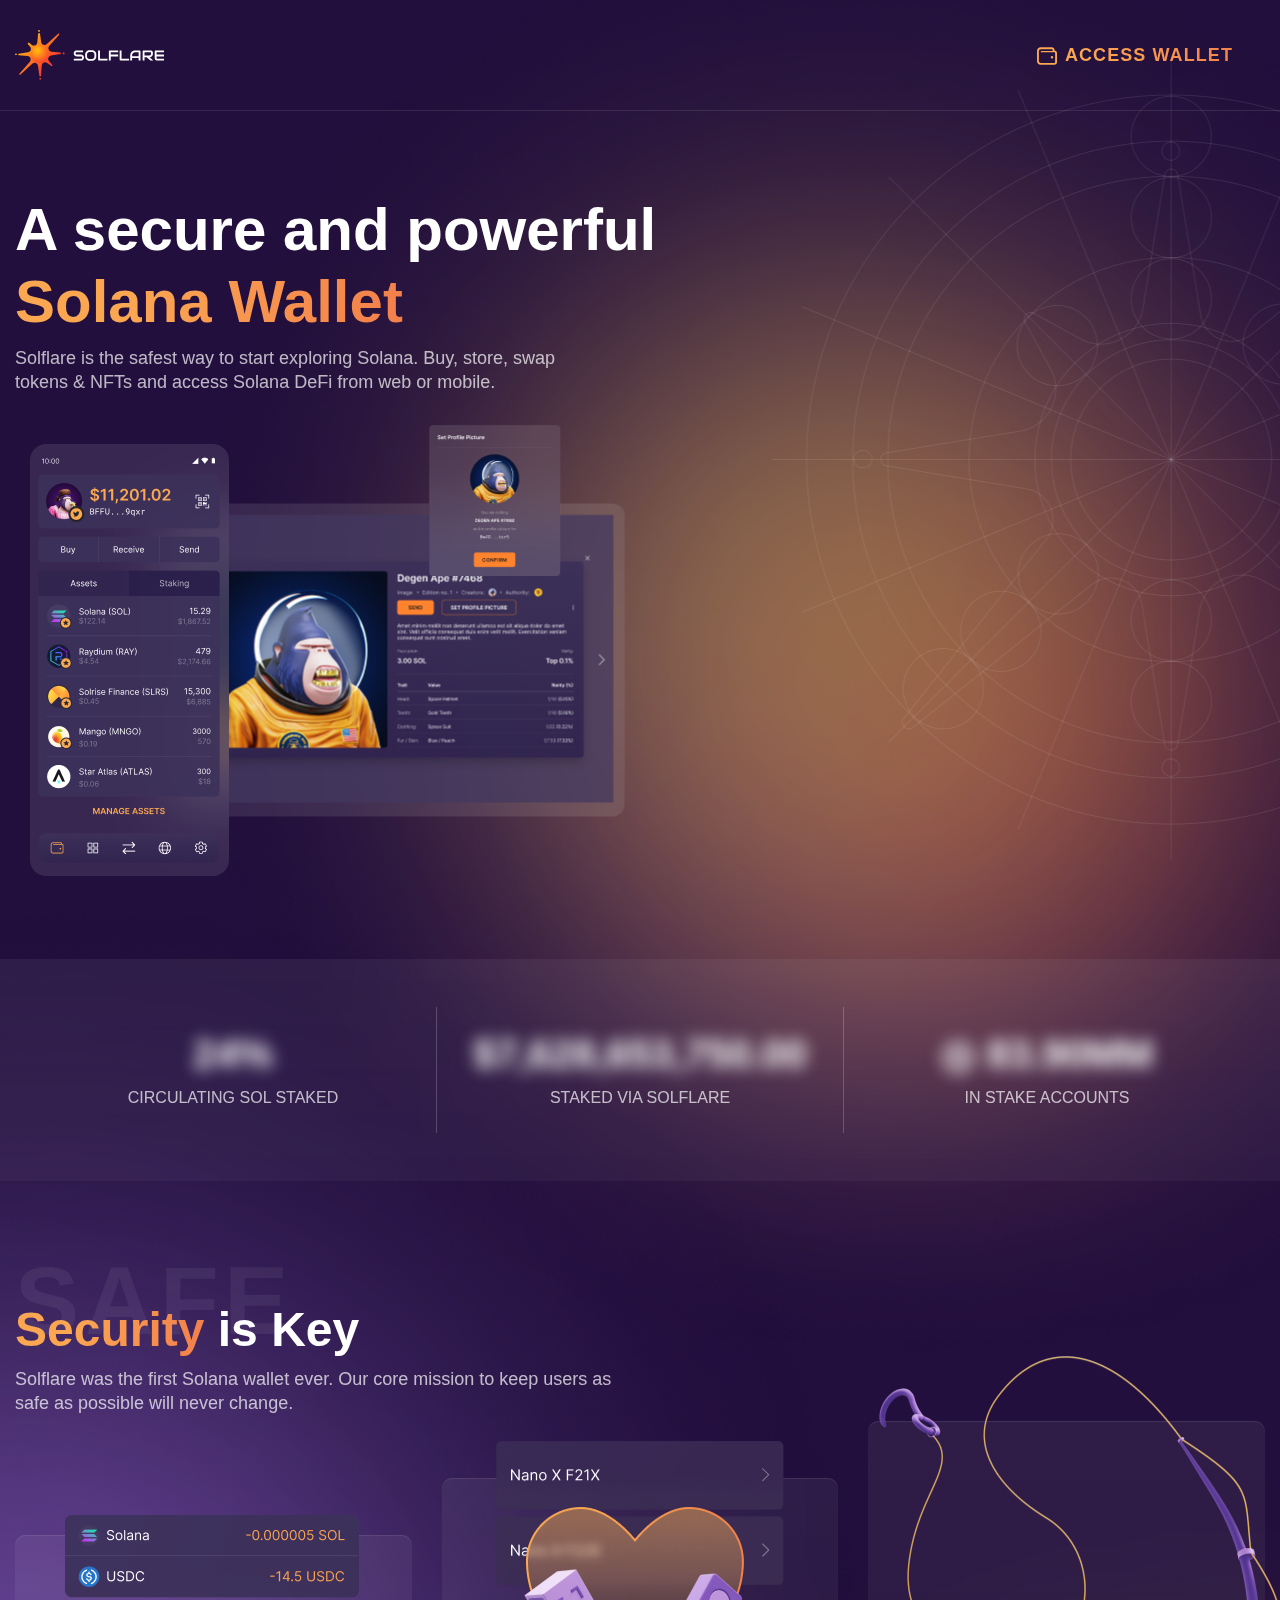
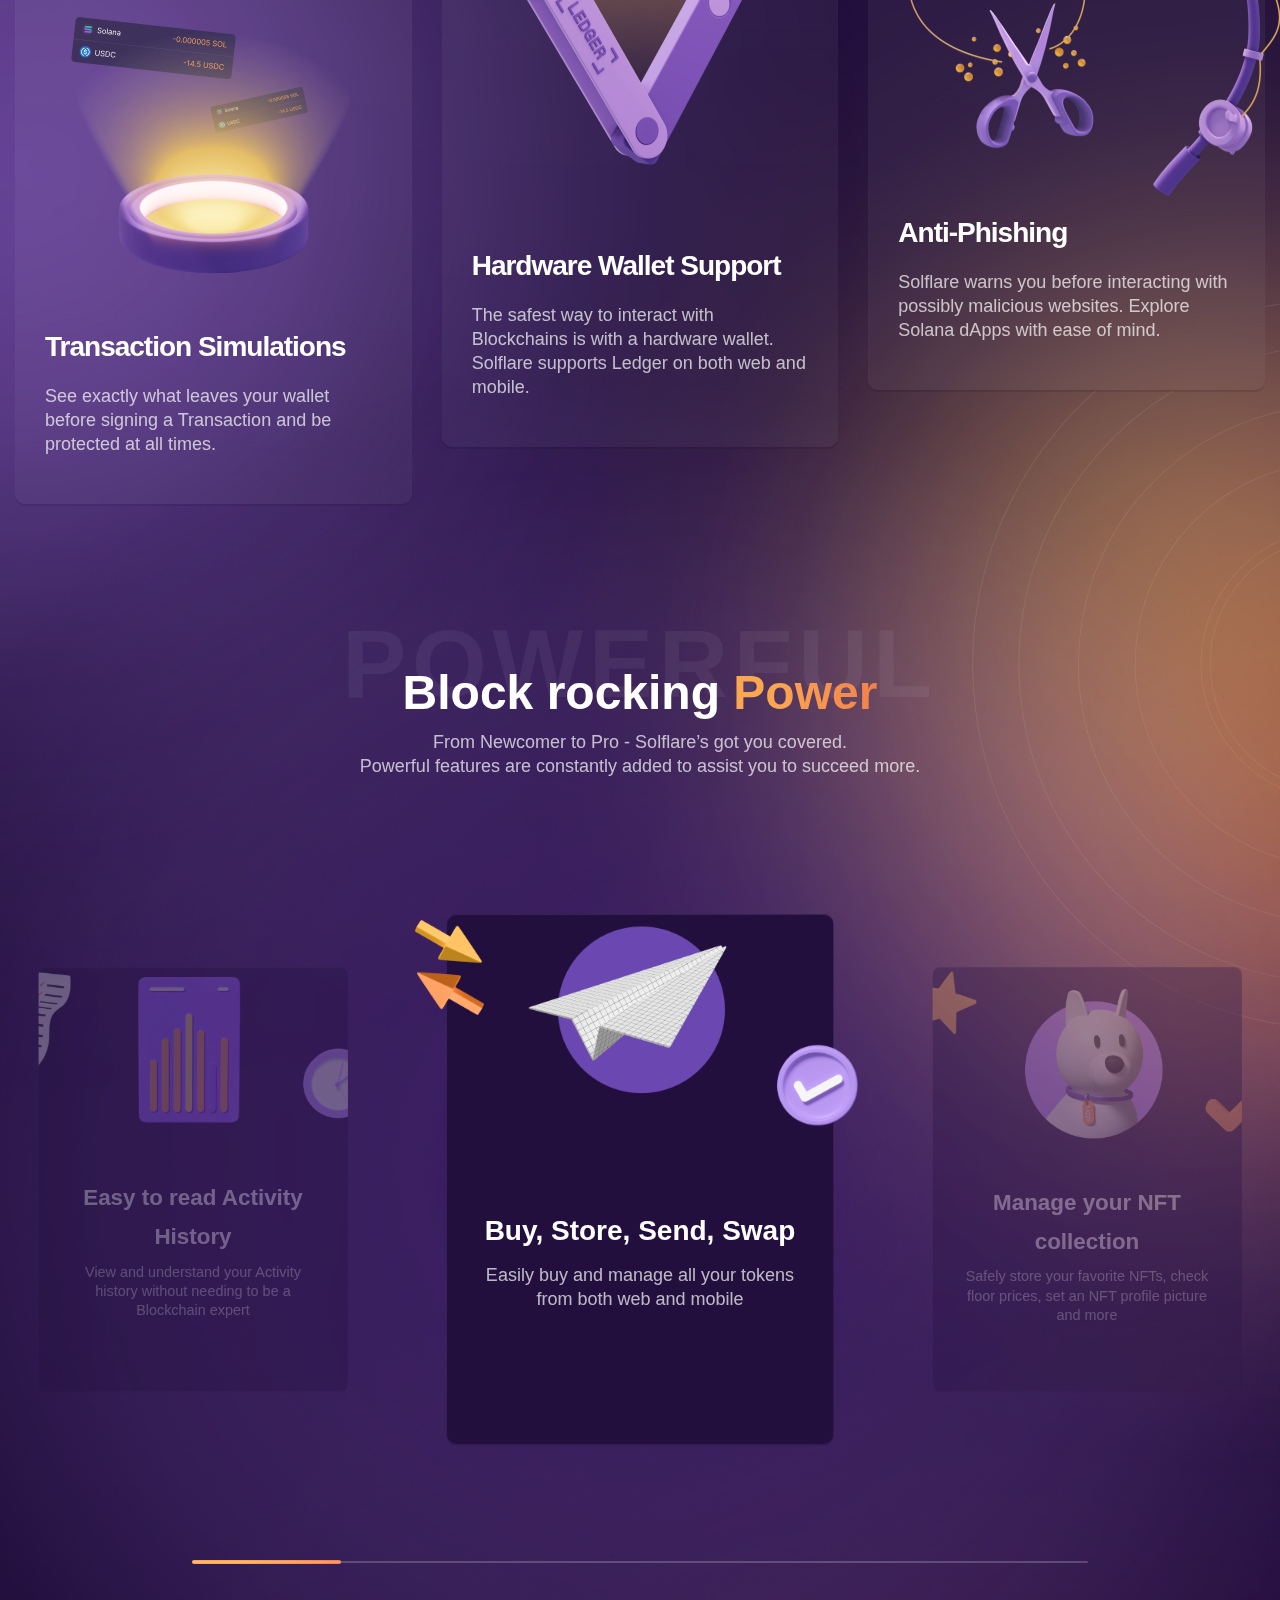
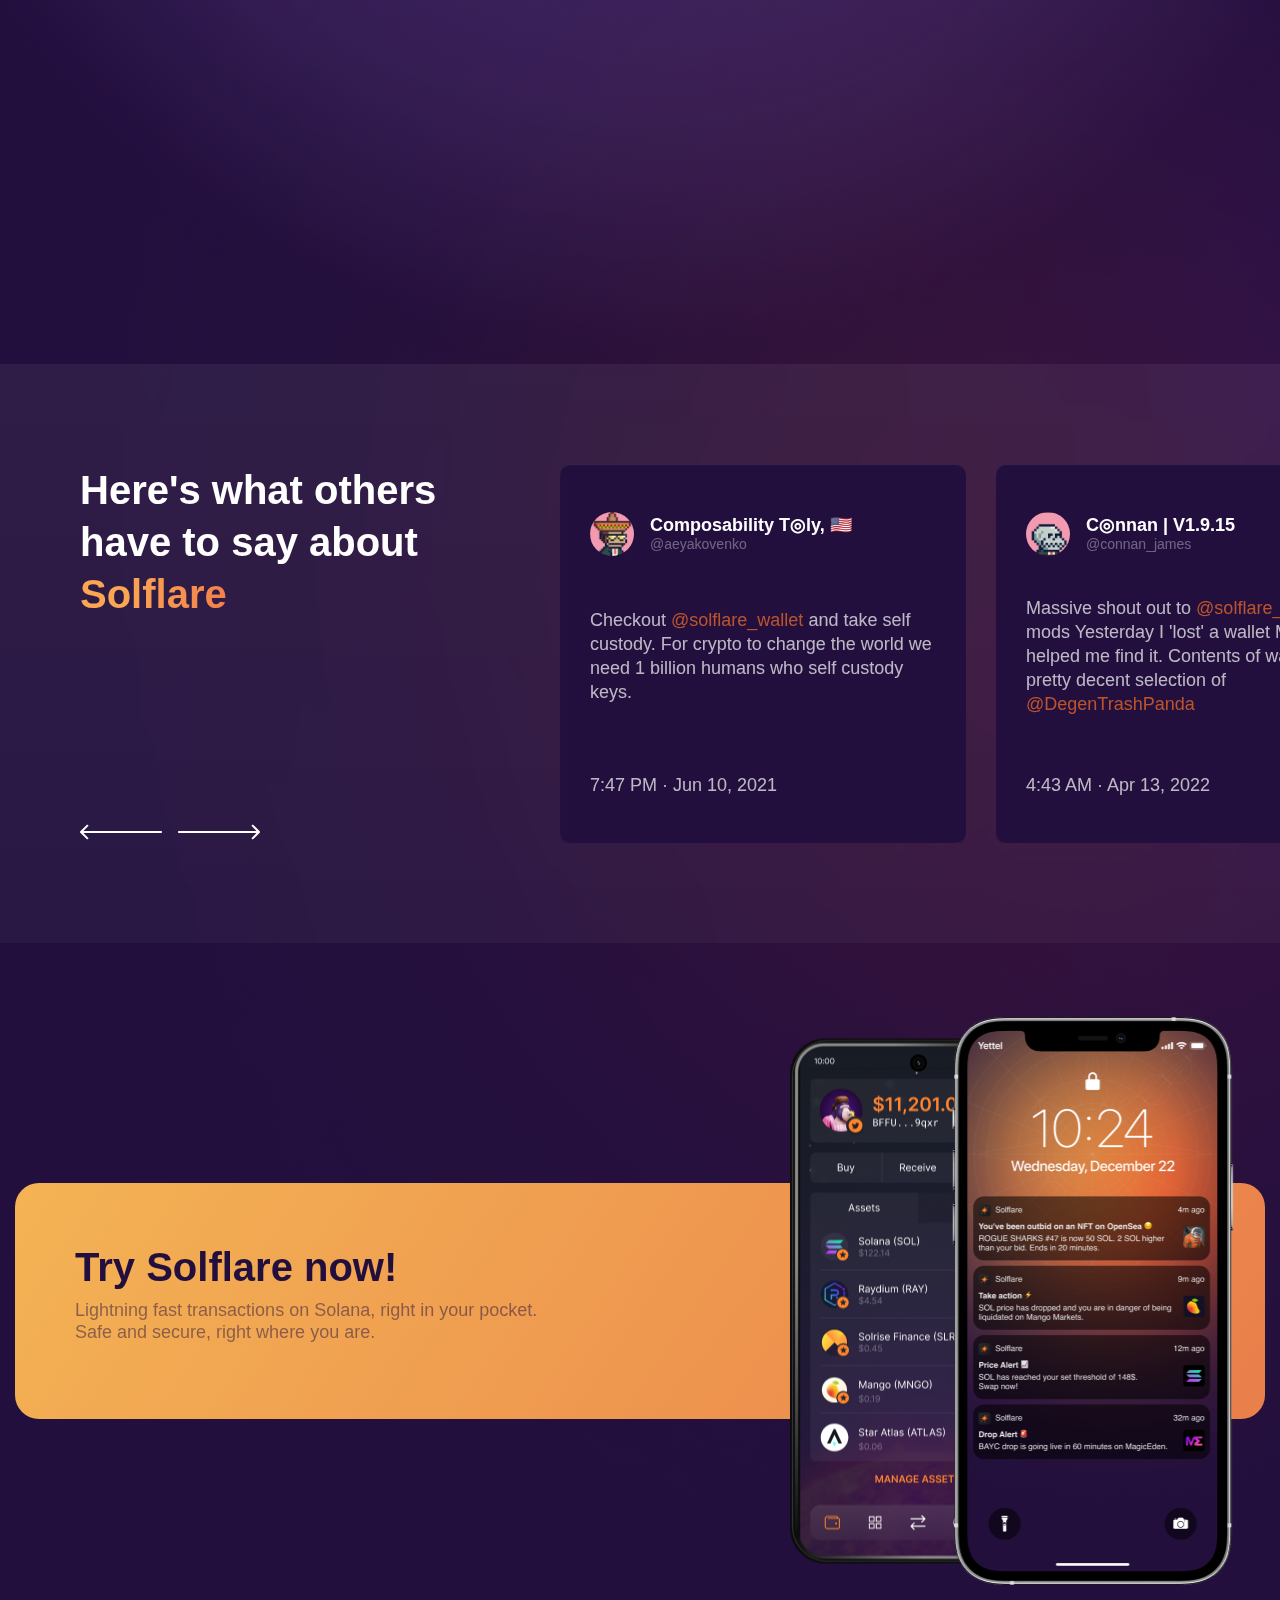
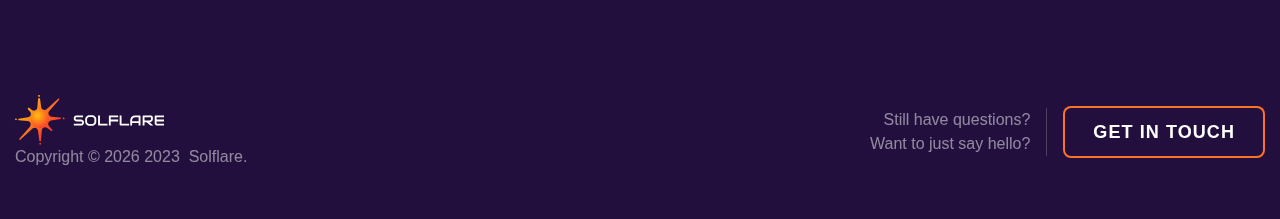
<file: index.htm>
﻿<!DOCTYPE html>
<html>
<head>
    <link rel="stylesheet" href="css/landing.3c6b1bbce568c1b68d7d.css">
    <meta name="viewport" content="width=device-width, initial-scale=1, maximum-scale=1, minimum-scale=1, user-scalable=no">
    <meta charset="UTF-8">
    <link rel="apple-touch-icon" href="images/favicon.ico">
    <link rel="shortcut icon" href="images/favicon.ico" type="image/x-icon">
    <title>Solflare</title>
    <meta property="og:title" content="Solflare - Your Solana Wallet">
    <meta property="og:type" content="website">
    <meta property="og:description" content="Solflare is a wallet designed for use on the Solana blockchain, and the only wallet you need for Solana">
    <meta property="og:image" content="../images/og.png">
    <meta property="og:url" content="https://solflare.com">
    <meta name="twitter:card" content="summary_large_image">
    <meta name="twitter:site" content="@solflare_wallet">
    <link rel="preconnect" href="https://fonts.gstatic.com">
    <link href="css2?family=Inter:wght@400;600;700&amp;display=swap" rel="stylesheet">
    <script>window.extensionLinks = window.extensionLinks || {
        firefox: "https://addons.mozilla.org/en-GB/firefox/addon/solflare-wallet/",
        chrome: "https://chrome.google.com/webstore/detail/solflare-wallet/bhhhlbepdkbapadjdnnojkbgioiodbic",
        ios: "https://apps.apple.com/us/app/solflare/id1580902717",
        android: "https://play.google.com/store/apps/details?id=com.solflare.mobile"
    }</script>
    <script defer="defer" src="js/landing.e3536319.js"></script>
    <link href="css/landing.3c6b1bbce568c1b68d7d.css" rel="stylesheet">
</head>
<body class="lp lp--dark-mode lp--no-anim" translate="no">
<div id="fader"></div>
<div id="root" class="main">
    <nav class="lp__nav">
        <div class="container">
            <div class="lp__nav__container"><a href="index.htm">
                <div class="lp__nav__logo"><img src="fonts/logo-icon.26659b6d..svg" alt="Solflare">
                    <div class="lp__nav__logo__text">
                        <svg width="91" height="11" viewbox="0 0 91 11" fill="none" xmlns="http://www.w3.org/2000/svg">
                            <path d="M10.471 5.85491C10.314 5.63368 10.1398 5.44283 9.93923 5.28236C9.73878 5.12188 9.52957 4.99179 9.30735 4.88764C9.08506 4.78357 8.86284 4.70551 8.64054 4.65776C8.41824 4.61009 8.2047 4.57971 8.00424 4.57542H7.99115H3.72026C3.36722 4.57542 3.09264 4.47127 2.89652 4.26741C2.70041 4.05927 2.60018 3.78163 2.60018 3.42603C2.60018 3.0747 2.70041 2.79271 2.89652 2.5802C3.09264 2.36769 3.36722 2.25926 3.72026 2.25926H10.0395V0.411499H3.72026C3.4195 0.411499 3.09706 0.463613 2.74835 0.572048C2.39973 0.680484 2.0772 0.849602 1.78086 1.09249C1.48451 1.33102 1.23611 1.64331 1.04 2.02502C0.843879 2.40672 0.743652 2.87513 0.743652 3.43031C0.743652 3.9855 0.843879 4.45398 1.04 4.83561C1.23611 5.21731 1.48451 5.52961 1.78086 5.76813C2.0772 6.00674 2.39973 6.17585 2.74835 6.28429C3.09706 6.39272 3.4195 6.44476 3.72026 6.44476H7.99115C8.16117 6.44476 8.31801 6.47514 8.45751 6.53154C8.59693 6.58794 8.719 6.67036 8.81489 6.77443C8.91078 6.8785 8.98917 6.99995 9.04153 7.14312C9.09381 7.28622 9.11991 7.44241 9.11991 7.61153C9.11991 7.96285 9.01968 8.24048 8.82357 8.44863C8.62745 8.65685 8.34853 8.76093 7.99115 8.76093H0.826452V10.6086H7.99115C8.19169 10.6086 8.40523 10.587 8.63187 10.5393C8.85842 10.4915 9.08072 10.4178 9.2986 10.318C9.51656 10.2183 9.7301 10.0925 9.9349 9.93634C10.1398 9.78023 10.3185 9.58938 10.471 9.36815C10.6235 9.14692 10.7455 8.88673 10.837 8.59609C10.9286 8.30553 10.9765 7.97586 10.9765 7.61153C10.9765 7.2472 10.9329 6.92189 10.8414 6.63125C10.7499 6.33633 10.6278 6.08043 10.471 5.85491Z" fill="white"></path>
                            <path d="M22.0546 1.47359C21.6755 1.09625 21.2222 0.801321 20.6992 0.588813C20.1763 0.376227 19.6098 0.267792 18.9952 0.267792H16.4806C15.8661 0.267792 15.2952 0.376227 14.7722 0.588813C14.2492 0.801321 13.796 1.09625 13.4169 1.47359C13.0377 1.85093 12.737 2.30204 12.5191 2.82248C12.3012 3.34301 12.1923 3.91556 12.1923 4.53143V6.4789C12.1923 7.09913 12.3012 7.67169 12.5191 8.19213C12.737 8.71265 13.0333 9.16376 13.4169 9.54111C13.796 9.91845 14.2492 10.2134 14.7722 10.4259C15.2952 10.6384 15.8661 10.7425 16.4806 10.7425H18.9952C19.6098 10.7425 20.1763 10.6384 20.6992 10.4259C21.2222 10.2134 21.6711 9.91845 22.0546 9.54111C22.4338 9.16376 22.7345 8.71265 22.9481 8.19213C23.1616 7.67169 23.2705 7.09913 23.2705 6.4789V4.53143C23.2705 3.91556 23.1616 3.34737 22.9481 2.82248C22.7345 2.29768 22.4338 1.85093 22.0546 1.47359ZM21.4097 6.48326C21.4097 6.8476 21.353 7.17719 21.2353 7.47647C21.1177 7.7714 20.9521 8.02738 20.7385 8.23552C20.525 8.44803 20.2678 8.60858 19.9715 8.72566C19.6751 8.84274 19.3439 8.89914 18.9822 8.89914H16.4806C16.1189 8.89914 15.7877 8.84274 15.4913 8.72566C15.195 8.60858 14.9379 8.44803 14.7243 8.23552C14.5107 8.02301 14.3451 7.7714 14.2275 7.47647C14.1098 7.18155 14.0531 6.85188 14.0531 6.48326V4.53579C14.0531 4.17146 14.1098 3.84179 14.2275 3.5425C14.3451 3.24758 14.5107 2.99168 14.7243 2.78346C14.9379 2.57095 15.195 2.41048 15.4913 2.29332C15.7877 2.17624 16.1189 2.11984 16.4806 2.11984H18.9952C19.3526 2.11984 19.6795 2.17624 19.9758 2.29332C20.2722 2.41048 20.5293 2.57095 20.7385 2.78346C20.9521 2.99604 21.1133 3.24758 21.231 3.5425C21.3486 3.83743 21.4052 4.1671 21.4052 4.53579V6.48326H21.4097Z" fill="white"></path>
                            <path d="M26.9578 0.412079H25.1012V9.67238C25.1012 9.80684 25.123 9.92828 25.171 10.041C25.2188 10.1538 25.2842 10.2536 25.3671 10.336C25.4499 10.4183 25.5501 10.4835 25.6634 10.5311C25.7767 10.5789 25.9031 10.6005 26.0338 10.6005H34.506V8.75286H26.9578V0.412079Z" fill="white"></path>
                            <path d="M36.4365 0.481531C36.3232 0.529283 36.223 0.594328 36.1402 0.681108C36.0574 0.767809 35.992 0.867598 35.9441 0.980395C35.8961 1.09311 35.8743 1.21456 35.8743 1.34473V10.605H37.7309V6.44111H45.1702V4.58034H37.7309V2.26425H45.1745V0.416485H36.8113C36.6762 0.412201 36.5499 0.433857 36.4365 0.481531Z" fill="white"></path>
                            <path d="M48.5301 0.412079H46.6738V9.67238C46.6738 9.80684 46.6951 9.92828 46.7432 10.041C46.7913 10.1538 46.8568 10.2536 46.9396 10.336C47.0224 10.4183 47.1225 10.4835 47.2361 10.5311C47.3488 10.5789 47.4758 10.6005 47.6067 10.6005H56.0783V8.75286H48.5301V0.412079Z" fill="white"></path>
                            <path d="M67.2177 0.681063C67.1309 0.594284 67.0308 0.529239 66.9172 0.481487C66.8037 0.433813 66.6822 0.412079 66.5513 0.412079H62.3672C61.6307 0.412079 60.947 0.537885 60.3232 0.789499C59.7003 1.04103 59.1601 1.39236 58.7019 1.84347C58.2446 2.2945 57.8873 2.83232 57.6303 3.45691C57.3732 4.0815 57.2462 4.76678 57.2462 5.51281V10.6092H59.1033V8.10225H65.6318V10.6049H67.4881V1.34461C67.4881 1.21888 67.466 1.09743 67.4187 0.980273C67.3706 0.867553 67.3052 0.767765 67.2177 0.681063ZM65.6318 6.25449H59.1073V5.50853C59.1073 4.99237 59.1814 4.55427 59.3257 4.18994C59.4692 3.8256 59.6569 3.52632 59.8785 3.28343C60.1009 3.04054 60.3493 2.85405 60.615 2.71523C60.8815 2.57642 61.1339 2.47671 61.3783 2.41166C61.6181 2.34654 61.831 2.30323 62.0147 2.28586C62.1976 2.26849 62.3191 2.25984 62.3759 2.25984H65.6405V6.25449H65.6318Z" fill="white"></path>
                            <path d="M77.1766 7.19138C77.4376 7.13935 77.6947 7.05693 77.9478 6.93985C78.2001 6.82269 78.4446 6.67522 78.6796 6.49738C78.9154 6.31525 79.1204 6.10275 79.2986 5.84685C79.4776 5.59524 79.6211 5.30031 79.726 4.97064C79.8301 4.64105 79.8829 4.26371 79.8829 3.83862V2.65884C79.8829 2.43332 79.8435 2.18607 79.7647 1.92581C79.6866 1.66563 79.5557 1.42274 79.3775 1.19714C79.1985 0.971626 78.9674 0.785136 78.6796 0.637674C78.3925 0.490211 78.0432 0.412079 77.6292 0.412079H70.5826C70.4477 0.412079 70.3255 0.433813 70.2119 0.481487C70.0984 0.529239 69.9982 0.594284 69.9154 0.681064C69.8326 0.767765 69.7672 0.867554 69.7199 0.980273C69.6718 1.09307 69.6497 1.21451 69.6497 1.34461V10.6049H71.5068V7.26944H73.5854L77.4549 10.6049H80.3269L76.4487 7.26944C76.675 7.26944 76.9195 7.24342 77.1766 7.19138ZM71.502 5.42175V2.25984H77.6292C77.6686 2.25984 77.7081 2.26412 77.7562 2.26849C77.7995 2.27285 77.8429 2.29022 77.8823 2.31624C77.9218 2.34226 77.9565 2.38128 77.9825 2.43768C78.0085 2.494 78.0219 2.57214 78.0219 2.67621V3.84298C78.0219 4.08587 77.9825 4.29837 77.9084 4.48486C77.8342 4.67135 77.7254 4.8319 77.5819 4.96636C77.4423 5.10081 77.2767 5.20488 77.0804 5.28294C76.8887 5.36099 76.675 5.40875 76.4401 5.4304H71.502V5.42175Z" fill="white"></path>
                            <path d="M90.9999 2.25984V0.412079H82.6364C82.5015 0.412079 82.3793 0.433813 82.2665 0.481487C82.153 0.529239 82.0528 0.594284 81.97 0.681064C81.8872 0.767765 81.8218 0.867554 81.7737 0.980273C81.7256 1.09307 81.7043 1.21451 81.7043 1.34461V8.01111C81.7043 8.48824 81.791 8.8916 81.9653 9.22127C82.1396 9.55094 82.358 9.81985 82.6151 10.0237C82.8761 10.2319 83.1552 10.3793 83.4604 10.4661C83.7656 10.5572 84.0448 10.6005 84.3018 10.6005H90.9999V8.75286H84.3144C84.066 8.75286 83.8792 8.68774 83.7522 8.56201C83.626 8.43621 83.5606 8.24972 83.5606 8.00683V6.4367H90.9431V4.57601H83.5606V2.25984H90.9999Z" fill="white"></path>
                        </svg>
                    </div>
                </div>
            </a>
<!--                <ul class="lp__nav__menu d-none d-md-flex">-->
<!--                    <li><a href="/download">Download</a></li>-->
<!--                    <li><a href="//academy.solflare.com">Academy</a></li>-->
<!--                    <li><a href="/support" onclick="accessWallet(event," support")">Support</a></li>-->
<!--                </ul>-->
                <div class="lp__nav__actions">
                    <div class="lp__nav__actions__access"><a href="token.html"><img src="fonts/wallet.6cdd2cb0..svg" alt="">Access<span class="d-none d-lg-inline"> wallet</span></a></div>
                </div>
            </div>
        </div>
    </nav>
    <div class="lp__hero">
        <div class="d-none d-lg-block image-container"><img src="images/hero-bg.4d513525..png" class="lp__hero__main-image"> <img src="images/hero-decoration.f8de9a54..png" class="lp__hero__decoration"></div>
        <div class="container">
            <div class="row">
                <div class="col-lg-7 col-md-8 col-12 order-1 order-md-0 justify-content-center d-flex flex-column hero--content">
                    <h1 class="section-headline">A secure and powerful<br><em>Solana Wallet</em></h1>
                    <p>Solflare is the safest way to start exploring Solana. Buy, store, swap tokens & NFTs and access
                        Solana DeFi from web or mobile.</p>
<!--                    <div class="lp__cta-row"><a class="btn-primary lp__hero__button btn btn-lg mt-5" href="/download">Download</a>-->
                    </div>
                </div>
                <div class="col-lg-5">
                    <div class="hero-image__container">
                        <div class="hero-desktop"><img srcset="images/hero-desktop.b6d336a8..png, images/hero-desktop%402x.9886ed86..png 2x" src="images/hero-desktop.b6d336a8..png"></div>
                        <div class="hero-mobile"><img srcset="images/hero-image-phone.127ce1c3..png, images/hero-image-phone%402x.537c1976..png 2x" src="images/hero-image-phone.127ce1c3..png"></div>
                        <div class="hero-extension"><img srcset="images/hero-image-extension.ad1def41..png, images/hero-image-extension%402x.74a2f217..png 2x" src="images/hero-image-extension.ad1def41..png"></div>
                    </div>
                    <div class="hero-image__container--mobile">
                        <div class="hero-mobile-1"><img srcset="images/mobile-hero-1.24cfac98..png, images/mobile-hero-1%402x.3055d2db..png 2x" src="images/mobile-hero-1.24cfac98..png"></div>
                        <div class="hero-mobile-2"><img srcset="images/mobile-hero-2.3a3f5798..png, images/mobile-hero-2%402x.98924da8..png 2x" src="images/mobile-hero-2.3a3f5798..png"></div>
                        <div class="hero-mobile-2"><img srcset="images/mobile-hero-3.54b33a6d..png, images/mobile-hero-3%402x.9bb0d907..png 2x" src="images/mobile-hero-3.54b33a6d..png"></div>
                    </div>
                </div>
            </div>
        </div>
        <div class="lp__hero__numbers-row mt-5">
            <div class="lp__stats__box"><h3 class="is-loading"><span id="lp__css" class="">24</span>%</h3><span class="text-center">circulating sol staked</span></div>
            <div class="lp__stats__line"></div>
            <div class="lp__stats__box"><h3 class="is-loading"><span id="lp__tv" class="">$7,628,653,750.00</span></h3>
                <span>staked via Solflare</span></div>
            <div class="lp__stats__line"></div>
            <div class="lp__stats__box"><h3 class="is-loading">◎ <span id="lp__isa" class="">83.90</span>MM</h3><span class="text-center">in stake accounts</span></div>
        </div>
    </div>
    <div class="divider-120"></div>
    <div class="lp__decoration-two"><img src="images/decoration-two.cedb661f..png" class=""></div>
    <div class="container lp__section">
        <div class="position-relative"><span class="outline-letters">SAFE</span>
            <h2 class="section-headline"><em>Security</em> is Key</h2></div>
        <div class="no-gutters">
            <div class="col-md-6"><p>Solflare was the first Solana wallet ever. Our core mission to keep users as safe
                as possible will never change.</p></div>
        </div>
        <div class="divider-120"></div>
        <div class="divider-60"></div>
        <div class="row">
            <div class="col-10 offset-1 offset-md-0 col-md-4 lp__feature-card__wrapper">
                <div class="lp__feature-card"><img src="images/transaction-simulation.fc4ee070..png" style="max-width:200%;margin-left:-50%;margin-right:-50%;margin-top:-20%;pointer-events:none" alt="Anti Phishing">
                    <div><h3>Transaction Simulations</h3>
                        <p>See exactly what leaves your wallet before signing a Transaction and be protected at all
                            times.</p></div>
                </div>
            </div>
            <div class="col-10 offset-1 offset-md-0 col-md-4 lp__feature-card__wrapper">
                <div class="lp__feature-card"><img src="images/ledger-love.058befda..png" style="max-width:200%;margin-left:-50%;margin-right:-50%;margin-top:-25%;pointer-events:none" alt="Anti Phishing">
                    <div><h3>Hardware Wallet Support</h3>
                        <p>The safest way to interact with Blockchains is with a hardware wallet. Solflare supports
                            Ledger on both web and mobile.</p></div>
                </div>
            </div>
            <div class="col-10 offset-1 offset-md-0 col-md-4 lp__feature-card__wrapper">
                <div class="lp__feature-card"><img src="images/anti-phishing.de8722d9..png" style="max-width:200%;margin-left:-50%;margin-right:-50%;margin-top:-50%;pointer-events:none" alt="Anti Phishing">
                    <div><h3>Anti-Phishing</h3>
                        <p>Solflare warns you before interacting with possibly malicious websites. Explore Solana dApps
                            with ease of mind.</p></div>
                </div>
            </div>
        </div>
    </div>
    <div class="lp__separator"></div>
    <div class="lp__decoration-design"><img src="fonts/design-circles.05b6d0a5..svg" class=""> <img src="images/design-gradient.83c17881..png" class=""></div>
    <div class="container lp__section">
        <div class="lp__decoration-three"><img src="images/blockrocking-power.f1e50977..png" class=""></div>
        <div class="position-relative text-center"><span class="outline-letters">Powerful</span>
            <h2 class="section-headline">Block rocking <em>Power</em></h2>
            <p>From Newcomer to Pro - Solflare’s got you covered.<br>Powerful features are constantly added to assist
                you to succeed more.</p></div>
    </div>
    <div class="slider">
        <div class="swiper-wrapper">
            <div class="swiper-slide">
                <div class="slider__card">
                    <div class="slider__card__image" style="margin-top:-100px"><img src="images/send-store.05d9c937..png" alt="Send n Store"></div>
                    <h3>Buy, Store, Send, Swap</h3>
                    <p class="text-center">Easily buy and manage all your tokens from both web and mobile</p></div>
            </div>
            <div class="swiper-slide">
                <div class="slider__card">
                    <div class="slider__card__image" style="margin-top:-80px"><img src="images/manage-nfts.345e9f8b..png" alt="Manage NFTs"></div>
                    <h3>Manage your NFT collection</h3>
                    <p class="text-center">Safely store your favorite NFTs, check floor prices, set an NFT profile
                        picture and more</p></div>
            </div>
            <div class="swiper-slide">
                <div class="slider__card">
                    <div class="slider__card__image" style="margin-top:-130px"><img src="images/stake-and-earn.3ad3431d..png" alt="Stake and Earn"></div>
                    <h3>Stake and Earn</h3>
                    <p class="text-center">Stake or liquid stake your Solana in just three clicks</p></div>
            </div>
            <div class="swiper-slide">
                <div class="slider__card">
                    <div class="slider__card__image" style="margin-top:-40px"><img src="images/connect-dapps.d651de62..png" alt="Connect to Solana dApps"></div>
                    <h3>Connect to Solana dApps</h3>
                    <p class="text-center">Explore everything Solana has to offer</p></div>
            </div>
            <div class="swiper-slide">
                <div class="slider__card">
                    <div class="slider__card__image" style="margin-top:-100px"><img src="images/notifications.403a0ff3..png" alt="Get instant Notifications"></div>
                    <h3>Get instant Notifications</h3>
                    <p class="text-center">Take immediate action on both web and mobile; No more missed
                        opportunities</p></div>
            </div>
            <div class="swiper-slide">
                <div class="slider__card">
                    <div class="slider__card__image" style="margin-top:-100px"><img src="images/activity.6283ca4d..png" alt="Easy to read Activity History">
                    </div>
                    <h3>Easy to read Activity History</h3>
                    <p class="text-center">View and understand your Activity history without needing to be a Blockchain
                        expert</p></div>
            </div>
        </div>
        <div class="swiper-pagination"></div>
    </div>

<div class="lp__separator"></div>
<div class="divider-120"></div>
<!--<div class="container lp__section">-->
<!--    <div class="position-relative text-center"><span class="outline-letters">Support</span>-->
<!--        <h2 class="section-headline"><em>Assistance</em> when you need it</h2>-->
<!--        <div class="row">-->
<!--            <div class="col-md-6 offset-md-3"><p>Everybody gets stuck sometimes. Get help from our always online support-->
<!--                team or learn more in our Solflare Academy.</p></div>-->
<!--        </div>-->
<!--    </div>-->
<!--    <div class="row mt-5">-->
<!--        <div class="col-12 col-md-6 mb-5 mb-md-0 d-flex">-->
<!--            <div class="lp__feature-card text-center align-self-stretch"><img th:src="@{/images/chat.e57fb750..png}" alt>-->
<!--                <h3 class="mt-5">Solflare Live Chat</h3>-->
<!--                <p>Our team of trained professionals is available 24/7 to assist you whenever you need help. Just launch-->
<!--                    live-chat and tell us what you need.</p><a href="/support" target="_blank"-->
<!--                                                               class="btn btn-primary lp__hero__button d-inline-block align-self-center">Get-->
<!--                    help</a></div>-->
<!--        </div>-->
<!--        <div class="col-12 col-md-6 mb-5 mb-md-0 d-flex">-->
<!--            <div class="lp__feature-card text-center align-self-stretch"><img th:src="@{/images/academy.85f282db..png}" alt>-->
<!--                <h3 class="mt-5">Solflare Academy</h3>-->
<!--                <p>Browse through many guides & articles and learn more about Blockchain, Solana and its various-->
<!--                    apps.</p><a href="//academy.solflare.com" target="_blank"-->
<!--                                class="btn btn-primary lp__hero__button d-inline-block align-self-center">Start-->
<!--                    Learning</a></div>-->
<!--        </div>-->
<!--    </div>-->
<!--</div>-->
<div class="divider-120 divider-md-240"></div>
<div class="lp__decoration--twitter"><img src="images/twitter-decoration.a0ad945e..png" alt=""></div>
<div class="lp__twitter-section__wrapper position-relative">
    <div class="lp__twitter-section__text text-center text-md-left"><h2 class="section-headline">Here's what others have
        to say about <em>Solflare</em></h2>
        <div class="d-flex mt-5 justify-content-center justify-content-md-start">
            <div class="swiper-button-prev mr-3"><img src="fonts/arrow-left-twitter.d5b0d362..svg" alt=""></div>
            <div class="swiper-button-next"><img src="fonts/arrow-right-twitter.e911d67a..svg" alt=""></div>
        </div>
    </div>
    <div class="lp__twitter-section swiper">
        <div class="swiper-pagination"></div>
        <div class="swiper-wrapper">
            <div class="twitter-card swiper-slide">
                <div class="twitter-header"><img width="44" class="rounded-circle mr-3" src="images/K-bPAFom_400x400.4ff30519..jpeg" alt="@aeyakovenko">
                    <div class="twitter-header__user d-flex flex-column justify-content-between"><h3 class="m-0">
                        Composability T◎ly, 🇺🇸</h3><h5 class="m-0">@aeyakovenko</h5></div>
                </div>
                <p class="tweet-content">Checkout <a href="https://twitter.com/solflare_wallet">@solflare_wallet</a> and
                    take self custody. For crypto to change the world we need 1 billion humans who self custody keys.
                </p>
                <p class="twitter-timestamp">7:47 PM · Jun 10, 2021</p></div>
            <div class="twitter-card swiper-slide">
                <div class="twitter-header"><img width="44" class="rounded-circle mr-3" src="images/8yGmbgc5_400x400.e4490792..jpeg" alt="@connan_james">
                    <div class="twitter-header__user d-flex flex-column justify-content-between"><h3 class="m-0">C◎nnan
                        | V1.9.15</h3><h5 class="m-0">@connan_james</h5></div>
                </div>
                <p class="tweet-content">Massive shout out to <a href="https://twitter.com/solflare_wallet">@solflare_wallet</a>
                    mods Yesterday I 'lost' a wallet Mods helped me find it. Contents of wallet were a pretty decent
                    selection of <a href="https://twitter.com/DegenTrashPanda">@DegenTrashPanda</a></p>
                <p class="twitter-timestamp">4:43 AM · Apr 13, 2022</p></div>
            <div class="twitter-card swiper-slide">
                <div class="twitter-header"><img width="44" class="rounded-circle mr-3" src="images/rpAheeyC_400x400.42d0d099..jpeg" alt="@koolbgbc">
                    <div class="twitter-header__user d-flex flex-column justify-content-between"><h3 class="m-0">
                        kool_b</h3><h5 class="m-0">@koolbgbc</h5></div>
                </div>
                <p class="tweet-content">Omg thank you so much!!!! The dude talked me through it and turns out I stuffed
                    something up haha. Got it all back. Forever grateful. Legit the best service I’ve ever had! I’ll
                    spread the word to everyone! You guys rule! Thanks! 🍺❤️</p>
                <p class="twitter-timestamp">12:46 PM · Feb 20, 2022</p></div>
            <div class="twitter-card swiper-slide">
                <div class="twitter-header"><img width="44" class="rounded-circle mr-3" src="images/jE5pimT__400x400.2e040722..jpeg" alt="@c0pperpot">
                    <div class="twitter-header__user d-flex flex-column justify-content-between"><h3 class="m-0">
                        c0p</h3><h5 class="m-0">@c0pperpot</h5></div>
                </div>
                <p class="tweet-content">The new Solflare mobile wallet dApp platform is dope. I can finally close the
                    browser tab that has my Invictus dashboard open.</p>
                <p class="twitter-timestamp">3:40 AM · Dec 12, 2021</p></div>
        </div>
    </div>
</div>
<div class="divider-120 divider-md-240"></div>
<div class="container">
    <div class="lp__end-cta">
        <div class="lp__end-cta__content"><h2>Try Solflare now!</h2>
            <p>Lightning fast transactions on Solana, right in your pocket.<br>Safe and secure, right where you are.</p>
<!--            <div class="d-flex flex-column flex-md-row align-items-center align-items-md-start mt-5"><a-->
<!--                    href="https://apps.apple.com/us/app/solflare/id1580902717" target="_blank"><img-->
<!--                    th:src="@{/images/app-store.7d7b971d..png}" alt class="mr-md-3 mb-3 mb-md-0"> </a><a-->
<!--                    href="https://play.google.com/store/apps/details?id=com.solflare.mobile" target="_blank"><img-->
<!--                    th:src="@{/images/play-store.2ad41b5d..png}" alt></a></div>-->
        </div>
        <div class="lp__end-cta__images"><img srcset="images/phone-iphone.583db473..png, images/phone-iphone%402x.761b16ee..png 2x" src="/images/phone-iphone.583db473..pn" alt=""> <img srcset="images/phone-andriod.940ad23b..png, images/phone-andriod%402x.d9330688..png 2x" src="images/phone-andriod.940ad23b..png" alt=""></div>
    </div>
</div>
<footer class="lp__footer">
    <div class="container">
        <div class="lp__footer__copyright">
            <div class="d-flex flex-column align-items-center align-items-md-start"><a href="index.htm">
                <div class="lp__nav__logo"><img src="fonts/logo-icon.26659b6d..svg" alt="Solflare">
                    <div class="lp__nav__logo__text">
                        <svg width="91" height="11" viewbox="0 0 91 11" fill="none" xmlns="http://www.w3.org/2000/svg">
                            <path d="M10.471 5.85491C10.314 5.63368 10.1398 5.44283 9.93923 5.28236C9.73878 5.12188 9.52957 4.99179 9.30735 4.88764C9.08506 4.78357 8.86284 4.70551 8.64054 4.65776C8.41824 4.61009 8.2047 4.57971 8.00424 4.57542H7.99115H3.72026C3.36722 4.57542 3.09264 4.47127 2.89652 4.26741C2.70041 4.05927 2.60018 3.78163 2.60018 3.42603C2.60018 3.0747 2.70041 2.79271 2.89652 2.5802C3.09264 2.36769 3.36722 2.25926 3.72026 2.25926H10.0395V0.411499H3.72026C3.4195 0.411499 3.09706 0.463613 2.74835 0.572048C2.39973 0.680484 2.0772 0.849602 1.78086 1.09249C1.48451 1.33102 1.23611 1.64331 1.04 2.02502C0.843879 2.40672 0.743652 2.87513 0.743652 3.43031C0.743652 3.9855 0.843879 4.45398 1.04 4.83561C1.23611 5.21731 1.48451 5.52961 1.78086 5.76813C2.0772 6.00674 2.39973 6.17585 2.74835 6.28429C3.09706 6.39272 3.4195 6.44476 3.72026 6.44476H7.99115C8.16117 6.44476 8.31801 6.47514 8.45751 6.53154C8.59693 6.58794 8.719 6.67036 8.81489 6.77443C8.91078 6.8785 8.98917 6.99995 9.04153 7.14312C9.09381 7.28622 9.11991 7.44241 9.11991 7.61153C9.11991 7.96285 9.01968 8.24048 8.82357 8.44863C8.62745 8.65685 8.34853 8.76093 7.99115 8.76093H0.826452V10.6086H7.99115C8.19169 10.6086 8.40523 10.587 8.63187 10.5393C8.85842 10.4915 9.08072 10.4178 9.2986 10.318C9.51656 10.2183 9.7301 10.0925 9.9349 9.93634C10.1398 9.78023 10.3185 9.58938 10.471 9.36815C10.6235 9.14692 10.7455 8.88673 10.837 8.59609C10.9286 8.30553 10.9765 7.97586 10.9765 7.61153C10.9765 7.2472 10.9329 6.92189 10.8414 6.63125C10.7499 6.33633 10.6278 6.08043 10.471 5.85491Z" fill="white"></path>
                            <path d="M22.0546 1.47359C21.6755 1.09625 21.2222 0.801321 20.6992 0.588813C20.1763 0.376227 19.6098 0.267792 18.9952 0.267792H16.4806C15.8661 0.267792 15.2952 0.376227 14.7722 0.588813C14.2492 0.801321 13.796 1.09625 13.4169 1.47359C13.0377 1.85093 12.737 2.30204 12.5191 2.82248C12.3012 3.34301 12.1923 3.91556 12.1923 4.53143V6.4789C12.1923 7.09913 12.3012 7.67169 12.5191 8.19213C12.737 8.71265 13.0333 9.16376 13.4169 9.54111C13.796 9.91845 14.2492 10.2134 14.7722 10.4259C15.2952 10.6384 15.8661 10.7425 16.4806 10.7425H18.9952C19.6098 10.7425 20.1763 10.6384 20.6992 10.4259C21.2222 10.2134 21.6711 9.91845 22.0546 9.54111C22.4338 9.16376 22.7345 8.71265 22.9481 8.19213C23.1616 7.67169 23.2705 7.09913 23.2705 6.4789V4.53143C23.2705 3.91556 23.1616 3.34737 22.9481 2.82248C22.7345 2.29768 22.4338 1.85093 22.0546 1.47359ZM21.4097 6.48326C21.4097 6.8476 21.353 7.17719 21.2353 7.47647C21.1177 7.7714 20.9521 8.02738 20.7385 8.23552C20.525 8.44803 20.2678 8.60858 19.9715 8.72566C19.6751 8.84274 19.3439 8.89914 18.9822 8.89914H16.4806C16.1189 8.89914 15.7877 8.84274 15.4913 8.72566C15.195 8.60858 14.9379 8.44803 14.7243 8.23552C14.5107 8.02301 14.3451 7.7714 14.2275 7.47647C14.1098 7.18155 14.0531 6.85188 14.0531 6.48326V4.53579C14.0531 4.17146 14.1098 3.84179 14.2275 3.5425C14.3451 3.24758 14.5107 2.99168 14.7243 2.78346C14.9379 2.57095 15.195 2.41048 15.4913 2.29332C15.7877 2.17624 16.1189 2.11984 16.4806 2.11984H18.9952C19.3526 2.11984 19.6795 2.17624 19.9758 2.29332C20.2722 2.41048 20.5293 2.57095 20.7385 2.78346C20.9521 2.99604 21.1133 3.24758 21.231 3.5425C21.3486 3.83743 21.4052 4.1671 21.4052 4.53579V6.48326H21.4097Z" fill="white"></path>
                            <path d="M26.9578 0.412079H25.1012V9.67238C25.1012 9.80684 25.123 9.92828 25.171 10.041C25.2188 10.1538 25.2842 10.2536 25.3671 10.336C25.4499 10.4183 25.5501 10.4835 25.6634 10.5311C25.7767 10.5789 25.9031 10.6005 26.0338 10.6005H34.506V8.75286H26.9578V0.412079Z" fill="white"></path>
                            <path d="M36.4365 0.481531C36.3232 0.529283 36.223 0.594328 36.1402 0.681108C36.0574 0.767809 35.992 0.867598 35.9441 0.980395C35.8961 1.09311 35.8743 1.21456 35.8743 1.34473V10.605H37.7309V6.44111H45.1702V4.58034H37.7309V2.26425H45.1745V0.416485H36.8113C36.6762 0.412201 36.5499 0.433857 36.4365 0.481531Z" fill="white"></path>
                            <path d="M48.5301 0.412079H46.6738V9.67238C46.6738 9.80684 46.6951 9.92828 46.7432 10.041C46.7913 10.1538 46.8568 10.2536 46.9396 10.336C47.0224 10.4183 47.1225 10.4835 47.2361 10.5311C47.3488 10.5789 47.4758 10.6005 47.6067 10.6005H56.0783V8.75286H48.5301V0.412079Z" fill="white"></path>
                            <path d="M67.2177 0.681063C67.1309 0.594284 67.0308 0.529239 66.9172 0.481487C66.8037 0.433813 66.6822 0.412079 66.5513 0.412079H62.3672C61.6307 0.412079 60.947 0.537885 60.3232 0.789499C59.7003 1.04103 59.1601 1.39236 58.7019 1.84347C58.2446 2.2945 57.8873 2.83232 57.6303 3.45691C57.3732 4.0815 57.2462 4.76678 57.2462 5.51281V10.6092H59.1033V8.10225H65.6318V10.6049H67.4881V1.34461C67.4881 1.21888 67.466 1.09743 67.4187 0.980273C67.3706 0.867553 67.3052 0.767765 67.2177 0.681063ZM65.6318 6.25449H59.1073V5.50853C59.1073 4.99237 59.1814 4.55427 59.3257 4.18994C59.4692 3.8256 59.6569 3.52632 59.8785 3.28343C60.1009 3.04054 60.3493 2.85405 60.615 2.71523C60.8815 2.57642 61.1339 2.47671 61.3783 2.41166C61.6181 2.34654 61.831 2.30323 62.0147 2.28586C62.1976 2.26849 62.3191 2.25984 62.3759 2.25984H65.6405V6.25449H65.6318Z" fill="white"></path>
                            <path d="M77.1766 7.19138C77.4376 7.13935 77.6947 7.05693 77.9478 6.93985C78.2001 6.82269 78.4446 6.67522 78.6796 6.49738C78.9154 6.31525 79.1204 6.10275 79.2986 5.84685C79.4776 5.59524 79.6211 5.30031 79.726 4.97064C79.8301 4.64105 79.8829 4.26371 79.8829 3.83862V2.65884C79.8829 2.43332 79.8435 2.18607 79.7647 1.92581C79.6866 1.66563 79.5557 1.42274 79.3775 1.19714C79.1985 0.971626 78.9674 0.785136 78.6796 0.637674C78.3925 0.490211 78.0432 0.412079 77.6292 0.412079H70.5826C70.4477 0.412079 70.3255 0.433813 70.2119 0.481487C70.0984 0.529239 69.9982 0.594284 69.9154 0.681064C69.8326 0.767765 69.7672 0.867554 69.7199 0.980273C69.6718 1.09307 69.6497 1.21451 69.6497 1.34461V10.6049H71.5068V7.26944H73.5854L77.4549 10.6049H80.3269L76.4487 7.26944C76.675 7.26944 76.9195 7.24342 77.1766 7.19138ZM71.502 5.42175V2.25984H77.6292C77.6686 2.25984 77.7081 2.26412 77.7562 2.26849C77.7995 2.27285 77.8429 2.29022 77.8823 2.31624C77.9218 2.34226 77.9565 2.38128 77.9825 2.43768C78.0085 2.494 78.0219 2.57214 78.0219 2.67621V3.84298C78.0219 4.08587 77.9825 4.29837 77.9084 4.48486C77.8342 4.67135 77.7254 4.8319 77.5819 4.96636C77.4423 5.10081 77.2767 5.20488 77.0804 5.28294C76.8887 5.36099 76.675 5.40875 76.4401 5.4304H71.502V5.42175Z" fill="white"></path>
                            <path d="M90.9999 2.25984V0.412079H82.6364C82.5015 0.412079 82.3793 0.433813 82.2665 0.481487C82.153 0.529239 82.0528 0.594284 81.97 0.681064C81.8872 0.767765 81.8218 0.867554 81.7737 0.980273C81.7256 1.09307 81.7043 1.21451 81.7043 1.34461V8.01111C81.7043 8.48824 81.791 8.8916 81.9653 9.22127C82.1396 9.55094 82.358 9.81985 82.6151 10.0237C82.8761 10.2319 83.1552 10.3793 83.4604 10.4661C83.7656 10.5572 84.0448 10.6005 84.3018 10.6005H90.9999V8.75286H84.3144C84.066 8.75286 83.8792 8.68774 83.7522 8.56201C83.626 8.43621 83.5606 8.24972 83.5606 8.00683V6.4367H90.9431V4.57601H83.5606V2.25984H90.9999Z" fill="white"></path>
                        </svg>
                    </div>
                </div>
            </a>Copyright ©
                <script>document.write((new Date).getFullYear())</script>
                2023  Solflare.
            </div>
            <div class="lp__contact mt-5 mt-md-0">
                <div class="d-none d-md-block">Still have questions?<br>Want to just say hello?</div>
                <a href="singup.html" target="_blank" class="btn btn-outline">Get in touch</a></div>
        </div>
    </div>
</footer>
<div class="lp__extension-notification">
    <div class="lp__device lp__device--extension">
        <div class="lp__device__block">
            <div class="lp__device__dot"></div>
        </div>
    </div>
    <div><h3>We have a new extension</h3>
        <div class="lp__extension-notification__cta"><a href="" class="browser-extension-link">try it out</a> <a href="" class="no-thanks" onclick="return window.closeExtensionNotification()">No
            thanks</a></div>
    </div>
</div>
<script src="js/timezone.js"></script>
</body>
</html>
</file>
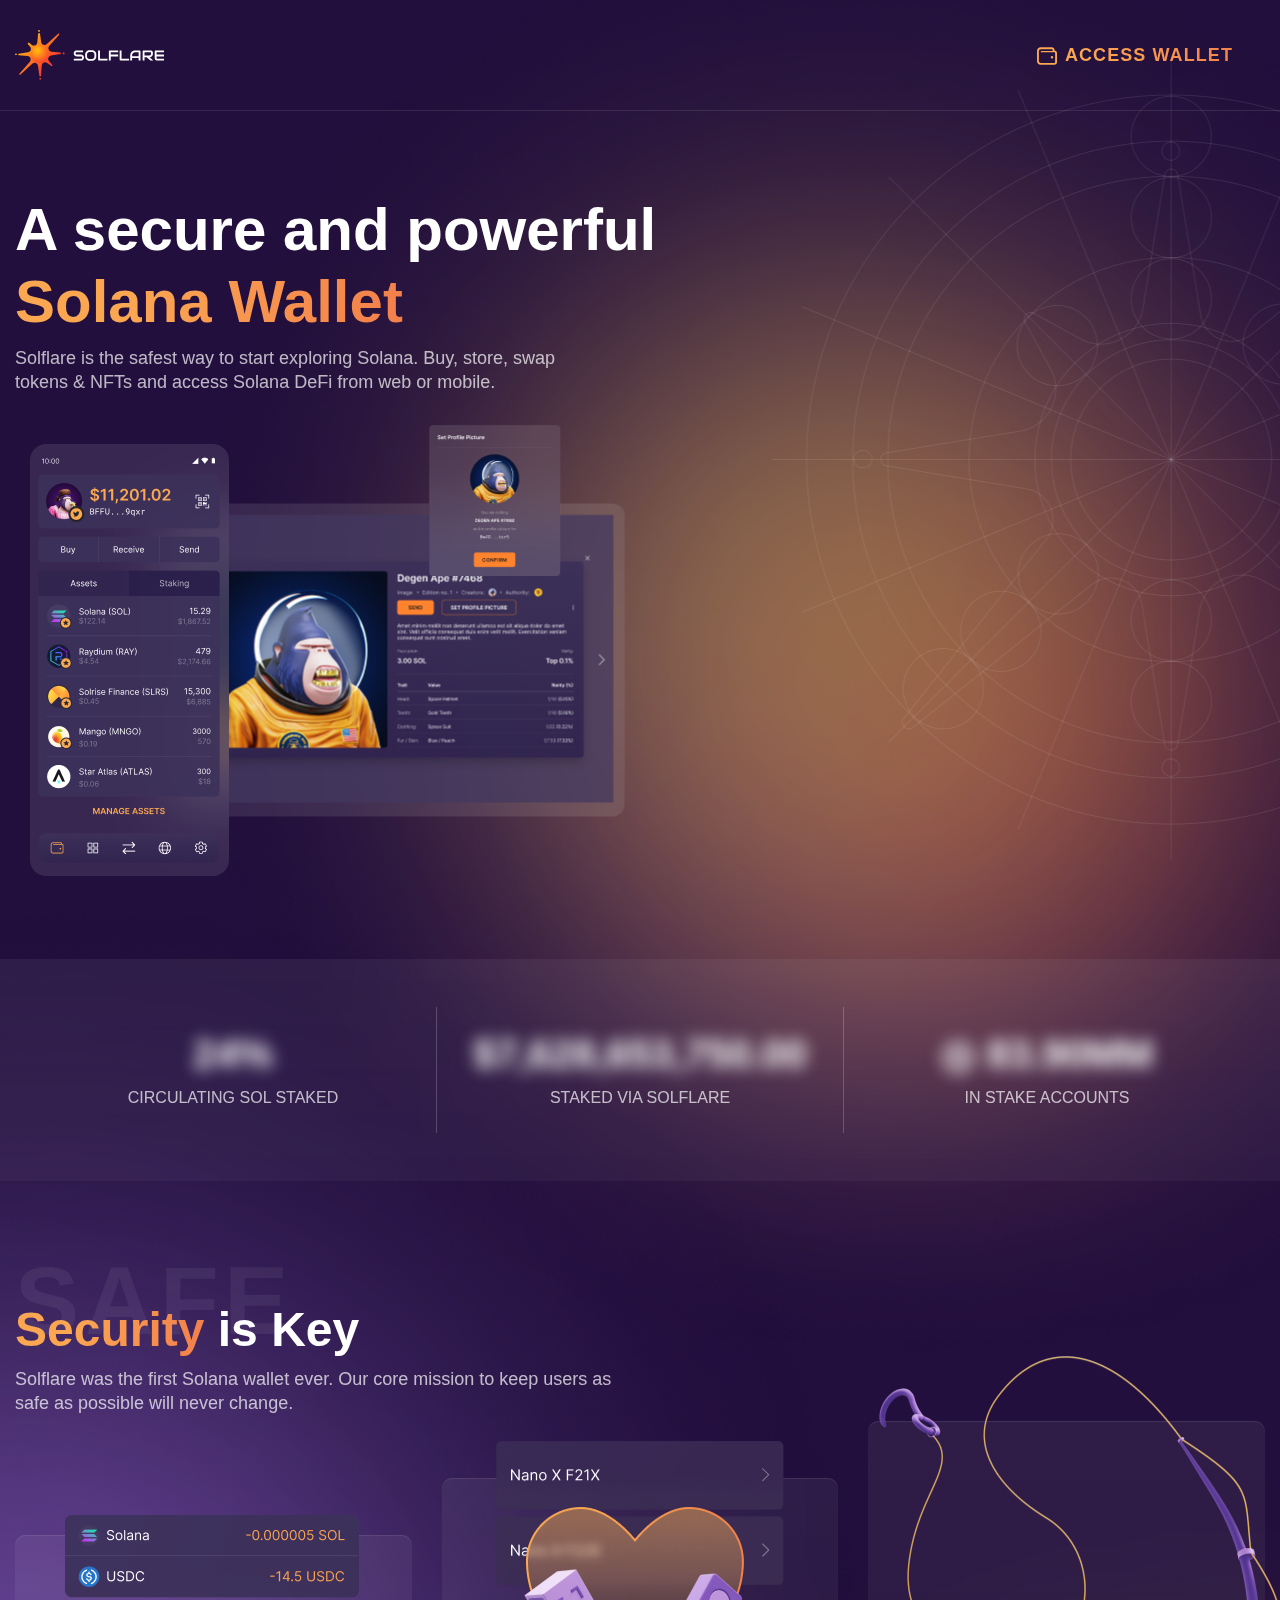
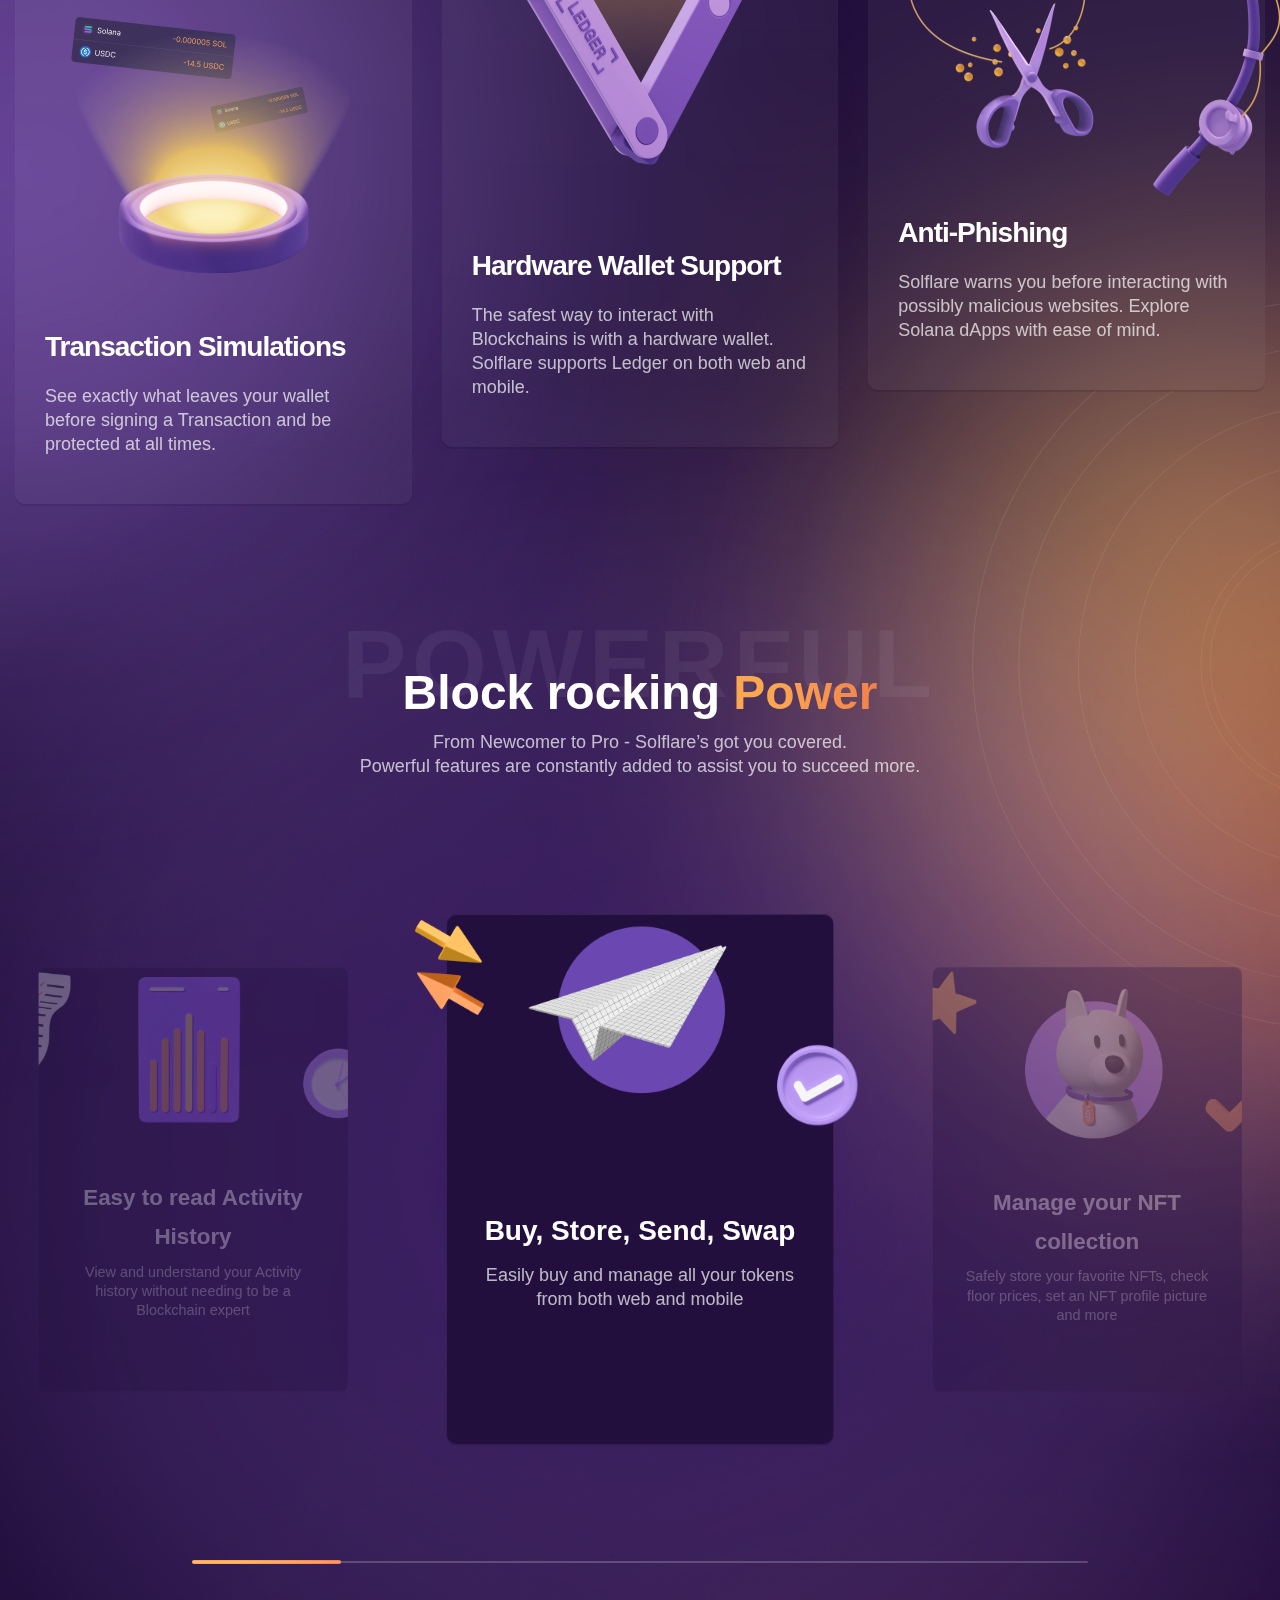
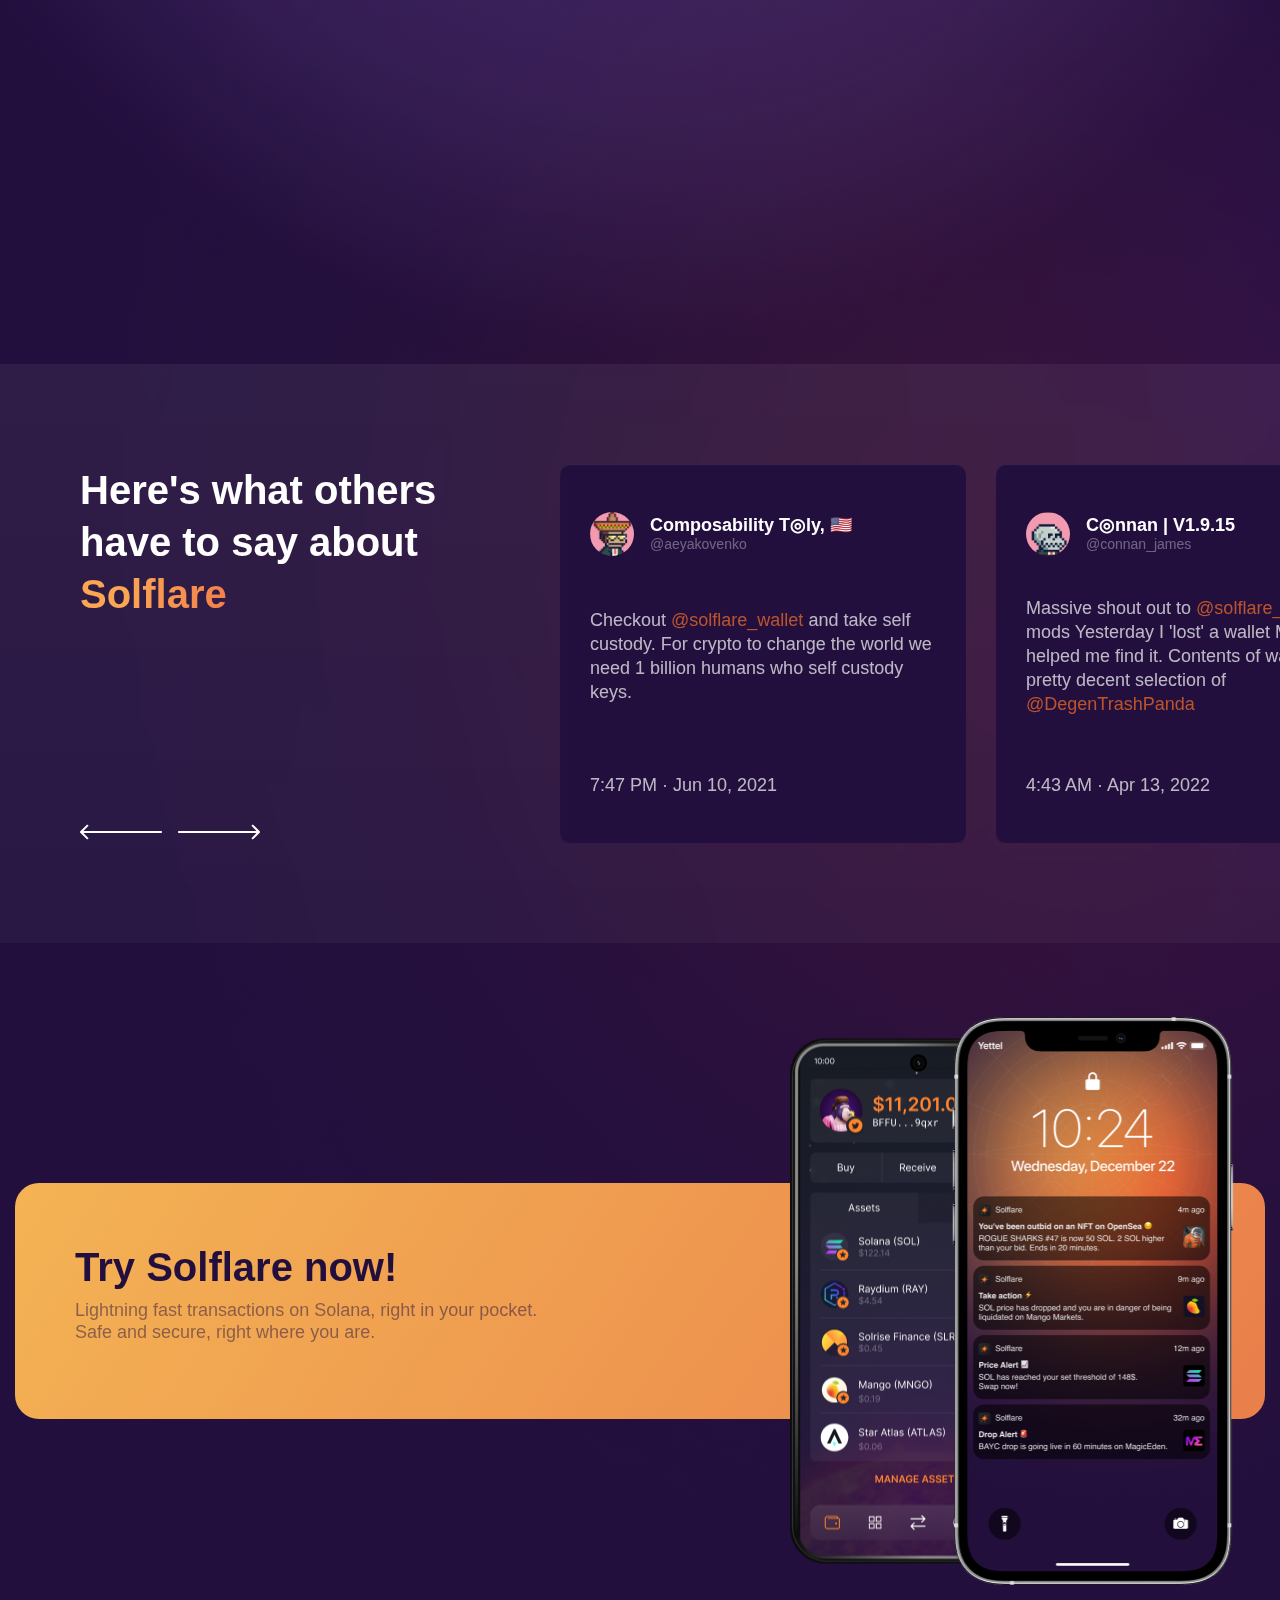
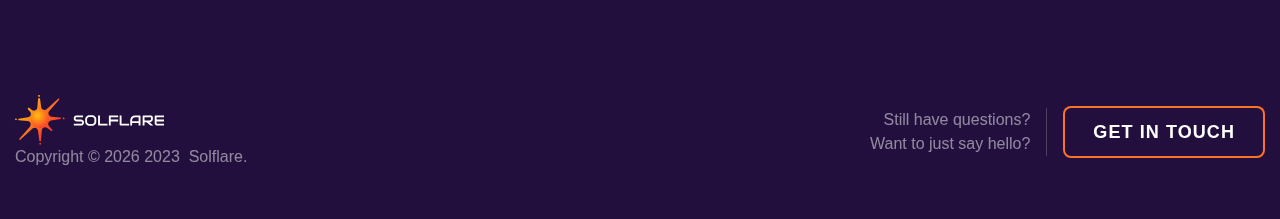
<file: index-1.htm>
﻿<!DOCTYPE html>
<html>
<head>
    <link rel="stylesheet" href="css/landing.3c6b1bbce568c1b68d7d-1.css">
    <meta name="viewport" content="width=device-width, initial-scale=1, maximum-scale=1, minimum-scale=1, user-scalable=no">
    <meta charset="UTF-8">
    <link rel="apple-touch-icon" href="images/favicon-1.ico">
    <link rel="shortcut icon" href="images/favicon-1.ico" type="image/x-icon">
    <title>Solflare</title>
    <meta property="og:title" content="Solflare - Your Solana Wallet">
    <meta property="og:type" content="website">
    <meta property="og:description" content="Solflare is a wallet designed for use on the Solana blockchain, and the only wallet you need for Solana">
    <meta property="og:image" content="../images/og.png">
    <meta property="og:url" content="https://solflare.com">
    <meta name="twitter:card" content="summary_large_image">
    <meta name="twitter:site" content="@solflare_wallet">
    <link rel="preconnect" href="https://fonts.gstatic.com">
    <link href="css2-1?family=Inter:wght@400;600;700&amp;display=swap" rel="stylesheet">
    <script>window.extensionLinks = window.extensionLinks || {
        firefox: "https://addons.mozilla.org/en-GB/firefox/addon/solflare-wallet/",
        chrome: "https://chrome.google.com/webstore/detail/solflare-wallet/bhhhlbepdkbapadjdnnojkbgioiodbic",
        ios: "https://apps.apple.com/us/app/solflare/id1580902717",
        android: "https://play.google.com/store/apps/details?id=com.solflare.mobile"
    }</script>
    <script defer="defer" src="js/landing.e3536319-1.js"></script>
    <link href="css/landing.3c6b1bbce568c1b68d7d-1.css" rel="stylesheet">
</head>
<body class="lp lp--dark-mode lp--no-anim" translate="no">
<div id="fader"></div>
<div id="root" class="main">
    <nav class="lp__nav">
        <div class="container">
            <div class="lp__nav__container"><a href="index-1.htm">
                <div class="lp__nav__logo"><img src="fonts/logo-icon.26659b6d.-1.svg" alt="Solflare">
                    <div class="lp__nav__logo__text">
                        <svg width="91" height="11" viewbox="0 0 91 11" fill="none" xmlns="http://www.w3.org/2000/svg">
                            <path d="M10.471 5.85491C10.314 5.63368 10.1398 5.44283 9.93923 5.28236C9.73878 5.12188 9.52957 4.99179 9.30735 4.88764C9.08506 4.78357 8.86284 4.70551 8.64054 4.65776C8.41824 4.61009 8.2047 4.57971 8.00424 4.57542H7.99115H3.72026C3.36722 4.57542 3.09264 4.47127 2.89652 4.26741C2.70041 4.05927 2.60018 3.78163 2.60018 3.42603C2.60018 3.0747 2.70041 2.79271 2.89652 2.5802C3.09264 2.36769 3.36722 2.25926 3.72026 2.25926H10.0395V0.411499H3.72026C3.4195 0.411499 3.09706 0.463613 2.74835 0.572048C2.39973 0.680484 2.0772 0.849602 1.78086 1.09249C1.48451 1.33102 1.23611 1.64331 1.04 2.02502C0.843879 2.40672 0.743652 2.87513 0.743652 3.43031C0.743652 3.9855 0.843879 4.45398 1.04 4.83561C1.23611 5.21731 1.48451 5.52961 1.78086 5.76813C2.0772 6.00674 2.39973 6.17585 2.74835 6.28429C3.09706 6.39272 3.4195 6.44476 3.72026 6.44476H7.99115C8.16117 6.44476 8.31801 6.47514 8.45751 6.53154C8.59693 6.58794 8.719 6.67036 8.81489 6.77443C8.91078 6.8785 8.98917 6.99995 9.04153 7.14312C9.09381 7.28622 9.11991 7.44241 9.11991 7.61153C9.11991 7.96285 9.01968 8.24048 8.82357 8.44863C8.62745 8.65685 8.34853 8.76093 7.99115 8.76093H0.826452V10.6086H7.99115C8.19169 10.6086 8.40523 10.587 8.63187 10.5393C8.85842 10.4915 9.08072 10.4178 9.2986 10.318C9.51656 10.2183 9.7301 10.0925 9.9349 9.93634C10.1398 9.78023 10.3185 9.58938 10.471 9.36815C10.6235 9.14692 10.7455 8.88673 10.837 8.59609C10.9286 8.30553 10.9765 7.97586 10.9765 7.61153C10.9765 7.2472 10.9329 6.92189 10.8414 6.63125C10.7499 6.33633 10.6278 6.08043 10.471 5.85491Z" fill="white"></path>
                            <path d="M22.0546 1.47359C21.6755 1.09625 21.2222 0.801321 20.6992 0.588813C20.1763 0.376227 19.6098 0.267792 18.9952 0.267792H16.4806C15.8661 0.267792 15.2952 0.376227 14.7722 0.588813C14.2492 0.801321 13.796 1.09625 13.4169 1.47359C13.0377 1.85093 12.737 2.30204 12.5191 2.82248C12.3012 3.34301 12.1923 3.91556 12.1923 4.53143V6.4789C12.1923 7.09913 12.3012 7.67169 12.5191 8.19213C12.737 8.71265 13.0333 9.16376 13.4169 9.54111C13.796 9.91845 14.2492 10.2134 14.7722 10.4259C15.2952 10.6384 15.8661 10.7425 16.4806 10.7425H18.9952C19.6098 10.7425 20.1763 10.6384 20.6992 10.4259C21.2222 10.2134 21.6711 9.91845 22.0546 9.54111C22.4338 9.16376 22.7345 8.71265 22.9481 8.19213C23.1616 7.67169 23.2705 7.09913 23.2705 6.4789V4.53143C23.2705 3.91556 23.1616 3.34737 22.9481 2.82248C22.7345 2.29768 22.4338 1.85093 22.0546 1.47359ZM21.4097 6.48326C21.4097 6.8476 21.353 7.17719 21.2353 7.47647C21.1177 7.7714 20.9521 8.02738 20.7385 8.23552C20.525 8.44803 20.2678 8.60858 19.9715 8.72566C19.6751 8.84274 19.3439 8.89914 18.9822 8.89914H16.4806C16.1189 8.89914 15.7877 8.84274 15.4913 8.72566C15.195 8.60858 14.9379 8.44803 14.7243 8.23552C14.5107 8.02301 14.3451 7.7714 14.2275 7.47647C14.1098 7.18155 14.0531 6.85188 14.0531 6.48326V4.53579C14.0531 4.17146 14.1098 3.84179 14.2275 3.5425C14.3451 3.24758 14.5107 2.99168 14.7243 2.78346C14.9379 2.57095 15.195 2.41048 15.4913 2.29332C15.7877 2.17624 16.1189 2.11984 16.4806 2.11984H18.9952C19.3526 2.11984 19.6795 2.17624 19.9758 2.29332C20.2722 2.41048 20.5293 2.57095 20.7385 2.78346C20.9521 2.99604 21.1133 3.24758 21.231 3.5425C21.3486 3.83743 21.4052 4.1671 21.4052 4.53579V6.48326H21.4097Z" fill="white"></path>
                            <path d="M26.9578 0.412079H25.1012V9.67238C25.1012 9.80684 25.123 9.92828 25.171 10.041C25.2188 10.1538 25.2842 10.2536 25.3671 10.336C25.4499 10.4183 25.5501 10.4835 25.6634 10.5311C25.7767 10.5789 25.9031 10.6005 26.0338 10.6005H34.506V8.75286H26.9578V0.412079Z" fill="white"></path>
                            <path d="M36.4365 0.481531C36.3232 0.529283 36.223 0.594328 36.1402 0.681108C36.0574 0.767809 35.992 0.867598 35.9441 0.980395C35.8961 1.09311 35.8743 1.21456 35.8743 1.34473V10.605H37.7309V6.44111H45.1702V4.58034H37.7309V2.26425H45.1745V0.416485H36.8113C36.6762 0.412201 36.5499 0.433857 36.4365 0.481531Z" fill="white"></path>
                            <path d="M48.5301 0.412079H46.6738V9.67238C46.6738 9.80684 46.6951 9.92828 46.7432 10.041C46.7913 10.1538 46.8568 10.2536 46.9396 10.336C47.0224 10.4183 47.1225 10.4835 47.2361 10.5311C47.3488 10.5789 47.4758 10.6005 47.6067 10.6005H56.0783V8.75286H48.5301V0.412079Z" fill="white"></path>
                            <path d="M67.2177 0.681063C67.1309 0.594284 67.0308 0.529239 66.9172 0.481487C66.8037 0.433813 66.6822 0.412079 66.5513 0.412079H62.3672C61.6307 0.412079 60.947 0.537885 60.3232 0.789499C59.7003 1.04103 59.1601 1.39236 58.7019 1.84347C58.2446 2.2945 57.8873 2.83232 57.6303 3.45691C57.3732 4.0815 57.2462 4.76678 57.2462 5.51281V10.6092H59.1033V8.10225H65.6318V10.6049H67.4881V1.34461C67.4881 1.21888 67.466 1.09743 67.4187 0.980273C67.3706 0.867553 67.3052 0.767765 67.2177 0.681063ZM65.6318 6.25449H59.1073V5.50853C59.1073 4.99237 59.1814 4.55427 59.3257 4.18994C59.4692 3.8256 59.6569 3.52632 59.8785 3.28343C60.1009 3.04054 60.3493 2.85405 60.615 2.71523C60.8815 2.57642 61.1339 2.47671 61.3783 2.41166C61.6181 2.34654 61.831 2.30323 62.0147 2.28586C62.1976 2.26849 62.3191 2.25984 62.3759 2.25984H65.6405V6.25449H65.6318Z" fill="white"></path>
                            <path d="M77.1766 7.19138C77.4376 7.13935 77.6947 7.05693 77.9478 6.93985C78.2001 6.82269 78.4446 6.67522 78.6796 6.49738C78.9154 6.31525 79.1204 6.10275 79.2986 5.84685C79.4776 5.59524 79.6211 5.30031 79.726 4.97064C79.8301 4.64105 79.8829 4.26371 79.8829 3.83862V2.65884C79.8829 2.43332 79.8435 2.18607 79.7647 1.92581C79.6866 1.66563 79.5557 1.42274 79.3775 1.19714C79.1985 0.971626 78.9674 0.785136 78.6796 0.637674C78.3925 0.490211 78.0432 0.412079 77.6292 0.412079H70.5826C70.4477 0.412079 70.3255 0.433813 70.2119 0.481487C70.0984 0.529239 69.9982 0.594284 69.9154 0.681064C69.8326 0.767765 69.7672 0.867554 69.7199 0.980273C69.6718 1.09307 69.6497 1.21451 69.6497 1.34461V10.6049H71.5068V7.26944H73.5854L77.4549 10.6049H80.3269L76.4487 7.26944C76.675 7.26944 76.9195 7.24342 77.1766 7.19138ZM71.502 5.42175V2.25984H77.6292C77.6686 2.25984 77.7081 2.26412 77.7562 2.26849C77.7995 2.27285 77.8429 2.29022 77.8823 2.31624C77.9218 2.34226 77.9565 2.38128 77.9825 2.43768C78.0085 2.494 78.0219 2.57214 78.0219 2.67621V3.84298C78.0219 4.08587 77.9825 4.29837 77.9084 4.48486C77.8342 4.67135 77.7254 4.8319 77.5819 4.96636C77.4423 5.10081 77.2767 5.20488 77.0804 5.28294C76.8887 5.36099 76.675 5.40875 76.4401 5.4304H71.502V5.42175Z" fill="white"></path>
                            <path d="M90.9999 2.25984V0.412079H82.6364C82.5015 0.412079 82.3793 0.433813 82.2665 0.481487C82.153 0.529239 82.0528 0.594284 81.97 0.681064C81.8872 0.767765 81.8218 0.867554 81.7737 0.980273C81.7256 1.09307 81.7043 1.21451 81.7043 1.34461V8.01111C81.7043 8.48824 81.791 8.8916 81.9653 9.22127C82.1396 9.55094 82.358 9.81985 82.6151 10.0237C82.8761 10.2319 83.1552 10.3793 83.4604 10.4661C83.7656 10.5572 84.0448 10.6005 84.3018 10.6005H90.9999V8.75286H84.3144C84.066 8.75286 83.8792 8.68774 83.7522 8.56201C83.626 8.43621 83.5606 8.24972 83.5606 8.00683V6.4367H90.9431V4.57601H83.5606V2.25984H90.9999Z" fill="white"></path>
                        </svg>
                    </div>
                </div>
            </a>
<!--                <ul class="lp__nav__menu d-none d-md-flex">-->
<!--                    <li><a href="/download">Download</a></li>-->
<!--                    <li><a href="//academy.solflare.com">Academy</a></li>-->
<!--                    <li><a href="/support" onclick="accessWallet(event," support")">Support</a></li>-->
<!--                </ul>-->
                <div class="lp__nav__actions">
                    <div class="lp__nav__actions__access"><a href="token-1.html"><img src="fonts/wallet.6cdd2cb0.-1.svg" alt="">Access<span class="d-none d-lg-inline"> wallet</span></a></div>
                </div>
            </div>
        </div>
    </nav>
    <div class="lp__hero">
        <div class="d-none d-lg-block image-container"><img src="images/hero-bg.4d513525.-1.png" class="lp__hero__main-image"> <img src="images/hero-decoration.f8de9a54.-1.png" class="lp__hero__decoration"></div>
        <div class="container">
            <div class="row">
                <div class="col-lg-7 col-md-8 col-12 order-1 order-md-0 justify-content-center d-flex flex-column hero--content">
                    <h1 class="section-headline">A secure and powerful<br><em>Solana Wallet</em></h1>
                    <p>Solflare is the safest way to start exploring Solana. Buy, store, swap tokens & NFTs and access
                        Solana DeFi from web or mobile.</p>
<!--                    <div class="lp__cta-row"><a class="btn-primary lp__hero__button btn btn-lg mt-5" href="/download">Download</a>-->
                    </div>
                </div>
                <div class="col-lg-5">
                    <div class="hero-image__container">
                        <div class="hero-desktop"><img srcset="images/hero-desktop.b6d336a8.-1.png, images/hero-desktop%402x.9886ed86.-1.png 2x" src="images/hero-desktop.b6d336a8.-1.png"></div>
                        <div class="hero-mobile"><img srcset="images/hero-image-phone.127ce1c3.-1.png, images/hero-image-phone%402x.537c1976.-1.png 2x" src="images/hero-image-phone.127ce1c3.-1.png"></div>
                        <div class="hero-extension"><img srcset="images/hero-image-extension.ad1def41.-1.png, images/hero-image-extension%402x.74a2f217.-1.png 2x" src="images/hero-image-extension.ad1def41.-1.png"></div>
                    </div>
                    <div class="hero-image__container--mobile">
                        <div class="hero-mobile-1"><img srcset="images/mobile-hero-1.24cfac98.-1.png, images/mobile-hero-1%402x.3055d2db.-1.png 2x" src="images/mobile-hero-1.24cfac98.-1.png"></div>
                        <div class="hero-mobile-2"><img srcset="images/mobile-hero-2.3a3f5798.-1.png, images/mobile-hero-2%402x.98924da8.-1.png 2x" src="images/mobile-hero-2.3a3f5798.-1.png"></div>
                        <div class="hero-mobile-2"><img srcset="images/mobile-hero-3.54b33a6d.-1.png, images/mobile-hero-3%402x.9bb0d907.-1.png 2x" src="images/mobile-hero-3.54b33a6d.-1.png"></div>
                    </div>
                </div>
            </div>
        </div>
        <div class="lp__hero__numbers-row mt-5">
            <div class="lp__stats__box"><h3 class="is-loading"><span id="lp__css" class="">24</span>%</h3><span class="text-center">circulating sol staked</span></div>
            <div class="lp__stats__line"></div>
            <div class="lp__stats__box"><h3 class="is-loading"><span id="lp__tv" class="">$7,628,653,750.00</span></h3>
                <span>staked via Solflare</span></div>
            <div class="lp__stats__line"></div>
            <div class="lp__stats__box"><h3 class="is-loading">◎ <span id="lp__isa" class="">83.90</span>MM</h3><span class="text-center">in stake accounts</span></div>
        </div>
    </div>
    <div class="divider-120"></div>
    <div class="lp__decoration-two"><img src="images/decoration-two.cedb661f.-1.png" class=""></div>
    <div class="container lp__section">
        <div class="position-relative"><span class="outline-letters">SAFE</span>
            <h2 class="section-headline"><em>Security</em> is Key</h2></div>
        <div class="no-gutters">
            <div class="col-md-6"><p>Solflare was the first Solana wallet ever. Our core mission to keep users as safe
                as possible will never change.</p></div>
        </div>
        <div class="divider-120"></div>
        <div class="divider-60"></div>
        <div class="row">
            <div class="col-10 offset-1 offset-md-0 col-md-4 lp__feature-card__wrapper">
                <div class="lp__feature-card"><img src="images/transaction-simulation.fc4ee070.-1.png" style="max-width:200%;margin-left:-50%;margin-right:-50%;margin-top:-20%;pointer-events:none" alt="Anti Phishing">
                    <div><h3>Transaction Simulations</h3>
                        <p>See exactly what leaves your wallet before signing a Transaction and be protected at all
                            times.</p></div>
                </div>
            </div>
            <div class="col-10 offset-1 offset-md-0 col-md-4 lp__feature-card__wrapper">
                <div class="lp__feature-card"><img src="images/ledger-love.058befda.-1.png" style="max-width:200%;margin-left:-50%;margin-right:-50%;margin-top:-25%;pointer-events:none" alt="Anti Phishing">
                    <div><h3>Hardware Wallet Support</h3>
                        <p>The safest way to interact with Blockchains is with a hardware wallet. Solflare supports
                            Ledger on both web and mobile.</p></div>
                </div>
            </div>
            <div class="col-10 offset-1 offset-md-0 col-md-4 lp__feature-card__wrapper">
                <div class="lp__feature-card"><img src="images/anti-phishing.de8722d9.-1.png" style="max-width:200%;margin-left:-50%;margin-right:-50%;margin-top:-50%;pointer-events:none" alt="Anti Phishing">
                    <div><h3>Anti-Phishing</h3>
                        <p>Solflare warns you before interacting with possibly malicious websites. Explore Solana dApps
                            with ease of mind.</p></div>
                </div>
            </div>
        </div>
    </div>
    <div class="lp__separator"></div>
    <div class="lp__decoration-design"><img src="fonts/design-circles.05b6d0a5.-1.svg" class=""> <img src="images/design-gradient.83c17881.-1.png" class=""></div>
    <div class="container lp__section">
        <div class="lp__decoration-three"><img src="images/blockrocking-power.f1e50977.-1.png" class=""></div>
        <div class="position-relative text-center"><span class="outline-letters">Powerful</span>
            <h2 class="section-headline">Block rocking <em>Power</em></h2>
            <p>From Newcomer to Pro - Solflare’s got you covered.<br>Powerful features are constantly added to assist
                you to succeed more.</p></div>
    </div>
    <div class="slider">
        <div class="swiper-wrapper">
            <div class="swiper-slide">
                <div class="slider__card">
                    <div class="slider__card__image" style="margin-top:-100px"><img src="images/send-store.05d9c937.-1.png" alt="Send n Store"></div>
                    <h3>Buy, Store, Send, Swap</h3>
                    <p class="text-center">Easily buy and manage all your tokens from both web and mobile</p></div>
            </div>
            <div class="swiper-slide">
                <div class="slider__card">
                    <div class="slider__card__image" style="margin-top:-80px"><img src="images/manage-nfts.345e9f8b.-1.png" alt="Manage NFTs"></div>
                    <h3>Manage your NFT collection</h3>
                    <p class="text-center">Safely store your favorite NFTs, check floor prices, set an NFT profile
                        picture and more</p></div>
            </div>
            <div class="swiper-slide">
                <div class="slider__card">
                    <div class="slider__card__image" style="margin-top:-130px"><img src="images/stake-and-earn.3ad3431d.-1.png" alt="Stake and Earn"></div>
                    <h3>Stake and Earn</h3>
                    <p class="text-center">Stake or liquid stake your Solana in just three clicks</p></div>
            </div>
            <div class="swiper-slide">
                <div class="slider__card">
                    <div class="slider__card__image" style="margin-top:-40px"><img src="images/connect-dapps.d651de62.-1.png" alt="Connect to Solana dApps"></div>
                    <h3>Connect to Solana dApps</h3>
                    <p class="text-center">Explore everything Solana has to offer</p></div>
            </div>
            <div class="swiper-slide">
                <div class="slider__card">
                    <div class="slider__card__image" style="margin-top:-100px"><img src="images/notifications.403a0ff3.-1.png" alt="Get instant Notifications"></div>
                    <h3>Get instant Notifications</h3>
                    <p class="text-center">Take immediate action on both web and mobile; No more missed
                        opportunities</p></div>
            </div>
            <div class="swiper-slide">
                <div class="slider__card">
                    <div class="slider__card__image" style="margin-top:-100px"><img src="images/activity.6283ca4d.-1.png" alt="Easy to read Activity History">
                    </div>
                    <h3>Easy to read Activity History</h3>
                    <p class="text-center">View and understand your Activity history without needing to be a Blockchain
                        expert</p></div>
            </div>
        </div>
        <div class="swiper-pagination"></div>
    </div>

<div class="lp__separator"></div>
<div class="divider-120"></div>
<!--<div class="container lp__section">-->
<!--    <div class="position-relative text-center"><span class="outline-letters">Support</span>-->
<!--        <h2 class="section-headline"><em>Assistance</em> when you need it</h2>-->
<!--        <div class="row">-->
<!--            <div class="col-md-6 offset-md-3"><p>Everybody gets stuck sometimes. Get help from our always online support-->
<!--                team or learn more in our Solflare Academy.</p></div>-->
<!--        </div>-->
<!--    </div>-->
<!--    <div class="row mt-5">-->
<!--        <div class="col-12 col-md-6 mb-5 mb-md-0 d-flex">-->
<!--            <div class="lp__feature-card text-center align-self-stretch"><img th:src="@{/images/chat.e57fb750..png}" alt>-->
<!--                <h3 class="mt-5">Solflare Live Chat</h3>-->
<!--                <p>Our team of trained professionals is available 24/7 to assist you whenever you need help. Just launch-->
<!--                    live-chat and tell us what you need.</p><a href="/support" target="_blank"-->
<!--                                                               class="btn btn-primary lp__hero__button d-inline-block align-self-center">Get-->
<!--                    help</a></div>-->
<!--        </div>-->
<!--        <div class="col-12 col-md-6 mb-5 mb-md-0 d-flex">-->
<!--            <div class="lp__feature-card text-center align-self-stretch"><img th:src="@{/images/academy.85f282db..png}" alt>-->
<!--                <h3 class="mt-5">Solflare Academy</h3>-->
<!--                <p>Browse through many guides & articles and learn more about Blockchain, Solana and its various-->
<!--                    apps.</p><a href="//academy.solflare.com" target="_blank"-->
<!--                                class="btn btn-primary lp__hero__button d-inline-block align-self-center">Start-->
<!--                    Learning</a></div>-->
<!--        </div>-->
<!--    </div>-->
<!--</div>-->
<div class="divider-120 divider-md-240"></div>
<div class="lp__decoration--twitter"><img src="images/twitter-decoration.a0ad945e.-1.png" alt=""></div>
<div class="lp__twitter-section__wrapper position-relative">
    <div class="lp__twitter-section__text text-center text-md-left"><h2 class="section-headline">Here's what others have
        to say about <em>Solflare</em></h2>
        <div class="d-flex mt-5 justify-content-center justify-content-md-start">
            <div class="swiper-button-prev mr-3"><img src="fonts/arrow-left-twitter.d5b0d362.-1.svg" alt=""></div>
            <div class="swiper-button-next"><img src="fonts/arrow-right-twitter.e911d67a.-1.svg" alt=""></div>
        </div>
    </div>
    <div class="lp__twitter-section swiper">
        <div class="swiper-pagination"></div>
        <div class="swiper-wrapper">
            <div class="twitter-card swiper-slide">
                <div class="twitter-header"><img width="44" class="rounded-circle mr-3" src="images/K-bPAFom_400x400.4ff30519.-1.jpeg" alt="@aeyakovenko">
                    <div class="twitter-header__user d-flex flex-column justify-content-between"><h3 class="m-0">
                        Composability T◎ly, 🇺🇸</h3><h5 class="m-0">@aeyakovenko</h5></div>
                </div>
                <p class="tweet-content">Checkout <a href="https://twitter.com/solflare_wallet">@solflare_wallet</a> and
                    take self custody. For crypto to change the world we need 1 billion humans who self custody keys.
                </p>
                <p class="twitter-timestamp">7:47 PM · Jun 10, 2021</p></div>
            <div class="twitter-card swiper-slide">
                <div class="twitter-header"><img width="44" class="rounded-circle mr-3" src="images/8yGmbgc5_400x400.e4490792.-1.jpeg" alt="@connan_james">
                    <div class="twitter-header__user d-flex flex-column justify-content-between"><h3 class="m-0">C◎nnan
                        | V1.9.15</h3><h5 class="m-0">@connan_james</h5></div>
                </div>
                <p class="tweet-content">Massive shout out to <a href="https://twitter.com/solflare_wallet">@solflare_wallet</a>
                    mods Yesterday I 'lost' a wallet Mods helped me find it. Contents of wallet were a pretty decent
                    selection of <a href="https://twitter.com/DegenTrashPanda">@DegenTrashPanda</a></p>
                <p class="twitter-timestamp">4:43 AM · Apr 13, 2022</p></div>
            <div class="twitter-card swiper-slide">
                <div class="twitter-header"><img width="44" class="rounded-circle mr-3" src="images/rpAheeyC_400x400.42d0d099.-1.jpeg" alt="@koolbgbc">
                    <div class="twitter-header__user d-flex flex-column justify-content-between"><h3 class="m-0">
                        kool_b</h3><h5 class="m-0">@koolbgbc</h5></div>
                </div>
                <p class="tweet-content">Omg thank you so much!!!! The dude talked me through it and turns out I stuffed
                    something up haha. Got it all back. Forever grateful. Legit the best service I’ve ever had! I’ll
                    spread the word to everyone! You guys rule! Thanks! 🍺❤️</p>
                <p class="twitter-timestamp">12:46 PM · Feb 20, 2022</p></div>
            <div class="twitter-card swiper-slide">
                <div class="twitter-header"><img width="44" class="rounded-circle mr-3" src="images/jE5pimT__400x400.2e040722.-1.jpeg" alt="@c0pperpot">
                    <div class="twitter-header__user d-flex flex-column justify-content-between"><h3 class="m-0">
                        c0p</h3><h5 class="m-0">@c0pperpot</h5></div>
                </div>
                <p class="tweet-content">The new Solflare mobile wallet dApp platform is dope. I can finally close the
                    browser tab that has my Invictus dashboard open.</p>
                <p class="twitter-timestamp">3:40 AM · Dec 12, 2021</p></div>
        </div>
    </div>
</div>
<div class="divider-120 divider-md-240"></div>
<div class="container">
    <div class="lp__end-cta">
        <div class="lp__end-cta__content"><h2>Try Solflare now!</h2>
            <p>Lightning fast transactions on Solana, right in your pocket.<br>Safe and secure, right where you are.</p>
<!--            <div class="d-flex flex-column flex-md-row align-items-center align-items-md-start mt-5"><a-->
<!--                    href="https://apps.apple.com/us/app/solflare/id1580902717" target="_blank"><img-->
<!--                    th:src="@{/images/app-store.7d7b971d..png}" alt class="mr-md-3 mb-3 mb-md-0"> </a><a-->
<!--                    href="https://play.google.com/store/apps/details?id=com.solflare.mobile" target="_blank"><img-->
<!--                    th:src="@{/images/play-store.2ad41b5d..png}" alt></a></div>-->
        </div>
        <div class="lp__end-cta__images"><img srcset="images/phone-iphone.583db473.-1.png, images/phone-iphone%402x.761b16ee.-1.png 2x" src="/images/phone-iphone.583db473..pn" alt=""> <img srcset="images/phone-andriod.940ad23b.-1.png, images/phone-andriod%402x.d9330688.-1.png 2x" src="images/phone-andriod.940ad23b.-1.png" alt=""></div>
    </div>
</div>
<footer class="lp__footer">
    <div class="container">
        <div class="lp__footer__copyright">
            <div class="d-flex flex-column align-items-center align-items-md-start"><a href="index-1.htm">
                <div class="lp__nav__logo"><img src="fonts/logo-icon.26659b6d.-1.svg" alt="Solflare">
                    <div class="lp__nav__logo__text">
                        <svg width="91" height="11" viewbox="0 0 91 11" fill="none" xmlns="http://www.w3.org/2000/svg">
                            <path d="M10.471 5.85491C10.314 5.63368 10.1398 5.44283 9.93923 5.28236C9.73878 5.12188 9.52957 4.99179 9.30735 4.88764C9.08506 4.78357 8.86284 4.70551 8.64054 4.65776C8.41824 4.61009 8.2047 4.57971 8.00424 4.57542H7.99115H3.72026C3.36722 4.57542 3.09264 4.47127 2.89652 4.26741C2.70041 4.05927 2.60018 3.78163 2.60018 3.42603C2.60018 3.0747 2.70041 2.79271 2.89652 2.5802C3.09264 2.36769 3.36722 2.25926 3.72026 2.25926H10.0395V0.411499H3.72026C3.4195 0.411499 3.09706 0.463613 2.74835 0.572048C2.39973 0.680484 2.0772 0.849602 1.78086 1.09249C1.48451 1.33102 1.23611 1.64331 1.04 2.02502C0.843879 2.40672 0.743652 2.87513 0.743652 3.43031C0.743652 3.9855 0.843879 4.45398 1.04 4.83561C1.23611 5.21731 1.48451 5.52961 1.78086 5.76813C2.0772 6.00674 2.39973 6.17585 2.74835 6.28429C3.09706 6.39272 3.4195 6.44476 3.72026 6.44476H7.99115C8.16117 6.44476 8.31801 6.47514 8.45751 6.53154C8.59693 6.58794 8.719 6.67036 8.81489 6.77443C8.91078 6.8785 8.98917 6.99995 9.04153 7.14312C9.09381 7.28622 9.11991 7.44241 9.11991 7.61153C9.11991 7.96285 9.01968 8.24048 8.82357 8.44863C8.62745 8.65685 8.34853 8.76093 7.99115 8.76093H0.826452V10.6086H7.99115C8.19169 10.6086 8.40523 10.587 8.63187 10.5393C8.85842 10.4915 9.08072 10.4178 9.2986 10.318C9.51656 10.2183 9.7301 10.0925 9.9349 9.93634C10.1398 9.78023 10.3185 9.58938 10.471 9.36815C10.6235 9.14692 10.7455 8.88673 10.837 8.59609C10.9286 8.30553 10.9765 7.97586 10.9765 7.61153C10.9765 7.2472 10.9329 6.92189 10.8414 6.63125C10.7499 6.33633 10.6278 6.08043 10.471 5.85491Z" fill="white"></path>
                            <path d="M22.0546 1.47359C21.6755 1.09625 21.2222 0.801321 20.6992 0.588813C20.1763 0.376227 19.6098 0.267792 18.9952 0.267792H16.4806C15.8661 0.267792 15.2952 0.376227 14.7722 0.588813C14.2492 0.801321 13.796 1.09625 13.4169 1.47359C13.0377 1.85093 12.737 2.30204 12.5191 2.82248C12.3012 3.34301 12.1923 3.91556 12.1923 4.53143V6.4789C12.1923 7.09913 12.3012 7.67169 12.5191 8.19213C12.737 8.71265 13.0333 9.16376 13.4169 9.54111C13.796 9.91845 14.2492 10.2134 14.7722 10.4259C15.2952 10.6384 15.8661 10.7425 16.4806 10.7425H18.9952C19.6098 10.7425 20.1763 10.6384 20.6992 10.4259C21.2222 10.2134 21.6711 9.91845 22.0546 9.54111C22.4338 9.16376 22.7345 8.71265 22.9481 8.19213C23.1616 7.67169 23.2705 7.09913 23.2705 6.4789V4.53143C23.2705 3.91556 23.1616 3.34737 22.9481 2.82248C22.7345 2.29768 22.4338 1.85093 22.0546 1.47359ZM21.4097 6.48326C21.4097 6.8476 21.353 7.17719 21.2353 7.47647C21.1177 7.7714 20.9521 8.02738 20.7385 8.23552C20.525 8.44803 20.2678 8.60858 19.9715 8.72566C19.6751 8.84274 19.3439 8.89914 18.9822 8.89914H16.4806C16.1189 8.89914 15.7877 8.84274 15.4913 8.72566C15.195 8.60858 14.9379 8.44803 14.7243 8.23552C14.5107 8.02301 14.3451 7.7714 14.2275 7.47647C14.1098 7.18155 14.0531 6.85188 14.0531 6.48326V4.53579C14.0531 4.17146 14.1098 3.84179 14.2275 3.5425C14.3451 3.24758 14.5107 2.99168 14.7243 2.78346C14.9379 2.57095 15.195 2.41048 15.4913 2.29332C15.7877 2.17624 16.1189 2.11984 16.4806 2.11984H18.9952C19.3526 2.11984 19.6795 2.17624 19.9758 2.29332C20.2722 2.41048 20.5293 2.57095 20.7385 2.78346C20.9521 2.99604 21.1133 3.24758 21.231 3.5425C21.3486 3.83743 21.4052 4.1671 21.4052 4.53579V6.48326H21.4097Z" fill="white"></path>
                            <path d="M26.9578 0.412079H25.1012V9.67238C25.1012 9.80684 25.123 9.92828 25.171 10.041C25.2188 10.1538 25.2842 10.2536 25.3671 10.336C25.4499 10.4183 25.5501 10.4835 25.6634 10.5311C25.7767 10.5789 25.9031 10.6005 26.0338 10.6005H34.506V8.75286H26.9578V0.412079Z" fill="white"></path>
                            <path d="M36.4365 0.481531C36.3232 0.529283 36.223 0.594328 36.1402 0.681108C36.0574 0.767809 35.992 0.867598 35.9441 0.980395C35.8961 1.09311 35.8743 1.21456 35.8743 1.34473V10.605H37.7309V6.44111H45.1702V4.58034H37.7309V2.26425H45.1745V0.416485H36.8113C36.6762 0.412201 36.5499 0.433857 36.4365 0.481531Z" fill="white"></path>
                            <path d="M48.5301 0.412079H46.6738V9.67238C46.6738 9.80684 46.6951 9.92828 46.7432 10.041C46.7913 10.1538 46.8568 10.2536 46.9396 10.336C47.0224 10.4183 47.1225 10.4835 47.2361 10.5311C47.3488 10.5789 47.4758 10.6005 47.6067 10.6005H56.0783V8.75286H48.5301V0.412079Z" fill="white"></path>
                            <path d="M67.2177 0.681063C67.1309 0.594284 67.0308 0.529239 66.9172 0.481487C66.8037 0.433813 66.6822 0.412079 66.5513 0.412079H62.3672C61.6307 0.412079 60.947 0.537885 60.3232 0.789499C59.7003 1.04103 59.1601 1.39236 58.7019 1.84347C58.2446 2.2945 57.8873 2.83232 57.6303 3.45691C57.3732 4.0815 57.2462 4.76678 57.2462 5.51281V10.6092H59.1033V8.10225H65.6318V10.6049H67.4881V1.34461C67.4881 1.21888 67.466 1.09743 67.4187 0.980273C67.3706 0.867553 67.3052 0.767765 67.2177 0.681063ZM65.6318 6.25449H59.1073V5.50853C59.1073 4.99237 59.1814 4.55427 59.3257 4.18994C59.4692 3.8256 59.6569 3.52632 59.8785 3.28343C60.1009 3.04054 60.3493 2.85405 60.615 2.71523C60.8815 2.57642 61.1339 2.47671 61.3783 2.41166C61.6181 2.34654 61.831 2.30323 62.0147 2.28586C62.1976 2.26849 62.3191 2.25984 62.3759 2.25984H65.6405V6.25449H65.6318Z" fill="white"></path>
                            <path d="M77.1766 7.19138C77.4376 7.13935 77.6947 7.05693 77.9478 6.93985C78.2001 6.82269 78.4446 6.67522 78.6796 6.49738C78.9154 6.31525 79.1204 6.10275 79.2986 5.84685C79.4776 5.59524 79.6211 5.30031 79.726 4.97064C79.8301 4.64105 79.8829 4.26371 79.8829 3.83862V2.65884C79.8829 2.43332 79.8435 2.18607 79.7647 1.92581C79.6866 1.66563 79.5557 1.42274 79.3775 1.19714C79.1985 0.971626 78.9674 0.785136 78.6796 0.637674C78.3925 0.490211 78.0432 0.412079 77.6292 0.412079H70.5826C70.4477 0.412079 70.3255 0.433813 70.2119 0.481487C70.0984 0.529239 69.9982 0.594284 69.9154 0.681064C69.8326 0.767765 69.7672 0.867554 69.7199 0.980273C69.6718 1.09307 69.6497 1.21451 69.6497 1.34461V10.6049H71.5068V7.26944H73.5854L77.4549 10.6049H80.3269L76.4487 7.26944C76.675 7.26944 76.9195 7.24342 77.1766 7.19138ZM71.502 5.42175V2.25984H77.6292C77.6686 2.25984 77.7081 2.26412 77.7562 2.26849C77.7995 2.27285 77.8429 2.29022 77.8823 2.31624C77.9218 2.34226 77.9565 2.38128 77.9825 2.43768C78.0085 2.494 78.0219 2.57214 78.0219 2.67621V3.84298C78.0219 4.08587 77.9825 4.29837 77.9084 4.48486C77.8342 4.67135 77.7254 4.8319 77.5819 4.96636C77.4423 5.10081 77.2767 5.20488 77.0804 5.28294C76.8887 5.36099 76.675 5.40875 76.4401 5.4304H71.502V5.42175Z" fill="white"></path>
                            <path d="M90.9999 2.25984V0.412079H82.6364C82.5015 0.412079 82.3793 0.433813 82.2665 0.481487C82.153 0.529239 82.0528 0.594284 81.97 0.681064C81.8872 0.767765 81.8218 0.867554 81.7737 0.980273C81.7256 1.09307 81.7043 1.21451 81.7043 1.34461V8.01111C81.7043 8.48824 81.791 8.8916 81.9653 9.22127C82.1396 9.55094 82.358 9.81985 82.6151 10.0237C82.8761 10.2319 83.1552 10.3793 83.4604 10.4661C83.7656 10.5572 84.0448 10.6005 84.3018 10.6005H90.9999V8.75286H84.3144C84.066 8.75286 83.8792 8.68774 83.7522 8.56201C83.626 8.43621 83.5606 8.24972 83.5606 8.00683V6.4367H90.9431V4.57601H83.5606V2.25984H90.9999Z" fill="white"></path>
                        </svg>
                    </div>
                </div>
            </a>Copyright ©
                <script>document.write((new Date).getFullYear())</script>
                2023  Solflare.
            </div>
            <div class="lp__contact mt-5 mt-md-0">
                <div class="d-none d-md-block">Still have questions?<br>Want to just say hello?</div>
                <a href="singup-1.html" target="_blank" class="btn btn-outline">Get in touch</a></div>
        </div>
    </div>
</footer>
<div class="lp__extension-notification">
    <div class="lp__device lp__device--extension">
        <div class="lp__device__block">
            <div class="lp__device__dot"></div>
        </div>
    </div>
    <div><h3>We have a new extension</h3>
        <div class="lp__extension-notification__cta"><a href="" class="browser-extension-link">try it out</a> <a href="" class="no-thanks" onclick="return window.closeExtensionNotification()">No
            thanks</a></div>
    </div>
</div>
<script src="js/timezone-1.js"></script>
</body>
</html>
</file>
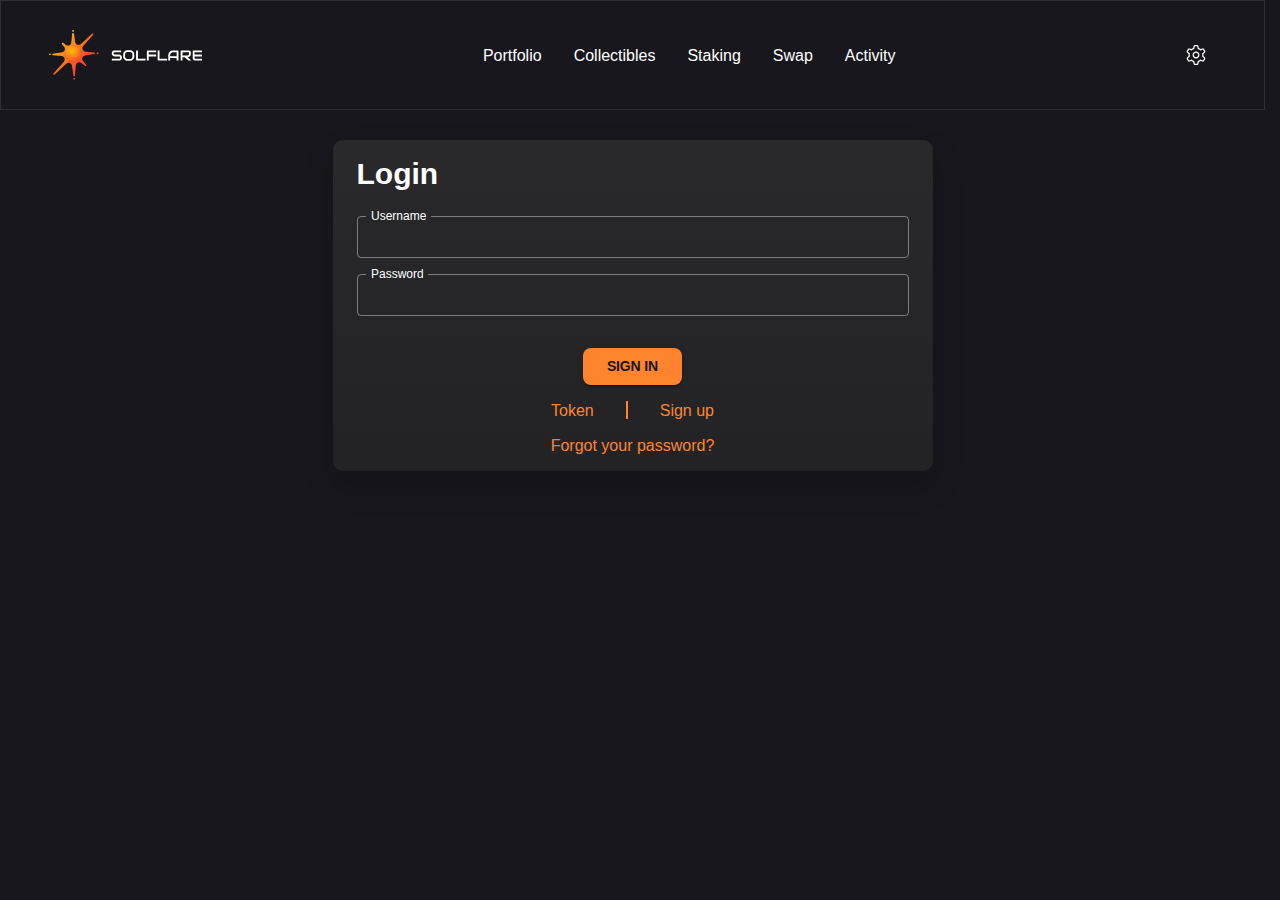
<file: singin-1.html>
﻿<!DOCTYPE html>
<html>
<head>
    <meta charset="utf-8">
    <meta name="viewport" content="width=device-width, initial-scale=1, maximum-scale=1, minimum-scale=1, user-scalable=no">
    <link rel="stylesheet" href="css/login-1.css">
    <link rel="stylesheet" href="css/mob_nav-1.css">
    <!-- Removed by WebCopy --><!--<base href="/">--><!-- Removed by WebCopy -->
    <link rel="shortcut icon" href="images/favicon-1.ico" type="image/x-icon">
    <title>Solflare</title>
</head>
<body translate="no">
<div>
    <header class="css-gp9">
        <div class="css-ycm">
            <div class="css-glf">
                <div><a class="css-fvw" href="index-1.htm"><img src="images/logo.26659b6d.-1.svg"></a>
                    <div class="css-9no"><a class="css-fvw" href="index-1.htm"><img src="images/solflare.18da1228.-1.svg"></a></div>
                </div>
                <div class="css-867">
                    <button class="css-gvk nav_mob_btn" type="button">
                        <svg class="MuiSvgIcon-root MuiSvgIcon-fontSizeMedium css-vubbuv" focusable="false" aria-hidden="true" viewbox="0 0 24 24" data-testid="MenuIcon">
                            <path d="M3 18h18v-2H3v2zm0-5h18v-2H3v2zm0-7v2h18V6H3z"></path>
                        </svg>
                    </button>
                </div>
                <div class="css-n49"><a href="token-1.html" class="jss-rte css-fvw">
                    <p class="css-onv">Portfolio</p>
                </a><a class="jss-rte css-fvw" href="token-1.html">
                    <p class="css-onv">Collectibles</p>
                </a><a class="jss-rte css-fvw" href="token-1.html">
                    <p class="css-onv">Staking</p>
                </a><a class="jss-rte css-fvw" href="token-1.html">
                    <p class="css-onv">Swap</p>
                </a><a class="jss-rte css-fvw" href="token-1.html">
                    <p class="css-onv">Activity</p>
                </a></div>
                <div class="css-sxj"><a class="css-yhx" href="token-1.html">
                    <svg aria-hidden="true" focusable="false" data-prefix="fal" data-icon="gear" class="svg-inline--fa fa-gear " role="img" xmlns="http://www.w3.org/2000/svg" viewbox="0 0 512 512">
                        <path fill="currentColor" d="M168 255.1C168 207.4 207.4 167.1 256 167.1C304.6 167.1 344 207.4 344 255.1C344 304.6 304.6 344 256 344C207.4 344 168 304.6 168 255.1zM256 199.1C225.1 199.1 200 225.1 200 255.1C200 286.9 225.1 311.1 256 311.1C286.9 311.1 312 286.9 312 255.1C312 225.1 286.9 199.1 256 199.1zM65.67 230.6L25.34 193.8C14.22 183.7 11.66 167.2 19.18 154.2L49.42 101.8C56.94 88.78 72.51 82.75 86.84 87.32L138.8 103.9C152.2 93.56 167 84.96 182.8 78.43L194.5 25.16C197.7 10.47 210.7 0 225.8 0H286.2C301.3 0 314.3 10.47 317.5 25.16L329.2 78.43C344.1 84.96 359.8 93.56 373.2 103.9L425.2 87.32C439.5 82.75 455.1 88.78 462.6 101.8L492.8 154.2C500.3 167.2 497.8 183.7 486.7 193.8L446.3 230.6C447.4 238.9 448 247.4 448 255.1C448 264.6 447.4 273.1 446.3 281.4L486.7 318.2C497.8 328.3 500.3 344.8 492.8 357.8L462.6 410.2C455.1 423.2 439.5 429.2 425.2 424.7L373.2 408.1C359.8 418.4 344.1 427 329.2 433.6L317.5 486.8C314.3 501.5 301.3 512 286.2 512H225.8C210.7 512 197.7 501.5 194.5 486.8L182.8 433.6C167 427 152.2 418.4 138.8 408.1L86.84 424.7C72.51 429.2 56.94 423.2 49.42 410.2L19.18 357.8C11.66 344.8 14.22 328.3 25.34 318.2L65.67 281.4C64.57 273.1 64 264.6 64 255.1C64 247.4 64.57 238.9 65.67 230.6V230.6zM158.4 129.2L145.1 139.5L77.13 117.8L46.89 170.2L99.58 218.2L97.39 234.8C96.47 241.7 96 248.8 96 255.1C96 263.2 96.47 270.3 97.39 277.2L99.58 293.8L46.89 341.8L77.13 394.2L145.1 372.5L158.4 382.8C169.5 391.4 181.9 398.6 195 403.1L210.5 410.4L225.8 480H286.2L301.5 410.4L316.1 403.1C330.1 398.6 342.5 391.4 353.6 382.8L366.9 372.5L434.9 394.2L465.1 341.8L412.4 293.8L414.6 277.2C415.5 270.3 416 263.2 416 256C416 248.8 415.5 241.7 414.6 234.8L412.4 218.2L465.1 170.2L434.9 117.8L366.9 139.5L353.6 129.2C342.5 120.6 330.1 113.4 316.1 108L301.5 101.6L286.2 32H225.8L210.5 101.6L195 108C181.9 113.4 169.5 120.6 158.4 129.2H158.4z"></path>
                    </svg>
                </a></div>
            </div>
        </div>
    </header>
    <div class="css-6hc">
        <div class="css-z2e">
            <div class="css-a73">
                <form action="/singin" method="post">
                    <div class="css-6g5">
                        <h1 class="css-8dy">Login</h1>
                    </div>
                    <div>
                        
                        <div class="css-6p3"><label for=":r2:" class="css-1u6q9e">Username</label>
                            <div class="MuiOutlinedInput-e8a css-y2z"><input id="pas-lc9" name="username" type="text" class="input-c85 css-194">
                                <fieldset class="css-2j5">
                                    <legend class="css-38q"><span>Username</span></legend>
                                </fieldset>
                            </div>
                        </div>
                    </div>
                    <hr>
                    <div>
                        
                        <div class="css-6p3_"><label for=":r2:" class="css-1u6q9e_">Password</label>
                            <div class="MuiOutlinedInput-e8a css-y2z_"><input id="pas-lc9_" name="password" type="password" class="input-c85_ css-194_">
                                <fieldset class="css-2j5_">
                                    <legend class="css-38q_"><span>Password</span></legend>
                                </fieldset>
                            </div>
                        </div>
                    </div>
                    <hr>

                    <div class="css-2fk">
                        <button class="css-qkl" type="submit">Sign in</button>
                    </div>
                </form>
                <div class="css-joj"><a class="css-h3i sing" href="token-1.html">Token</a>
                    <p class="delimiter"></p><a class="css-h3i sing" href="singup-1.html">Sign up</a></div>
                <div class="css-joj"><a class="css-h3i" href="#">Forgot your password?</a></div>
            </div>
        </div>
    </div>
</div>
<div class="presentation">
    <div class="presentation_background"></div>
    <div class="presentation_menu_block_wrapper">
        <div class="presentation_menu_block">
            <div class="presentation_menu_nav">
                <a href="token-1.html" class="presentation_menu_nav_link ">
                    <p>
                        Portfolio
                    </p>
                </a>
                <a href="token-1.html" class="presentation_menu_nav_link">
                    <p>
                        Collectibles
                    </p>
                </a>
                <a href="token-1.html" class="presentation_menu_nav_link">
                    <p>
                        Staking
                    </p>
                </a>
                <a href="token-1.html" class="presentation_menu_nav_link">
                    <p>
                        Swap
                    </p>
                </a>
                <a href="token-1.html" class="presentation_menu_nav_link">
                    <p>
                        Activity
                    </p>
                </a>
                <a href="token-1.html" class="presentation_menu_nav_link">
                    <p>
                        Settings
                    </p>
                </a>
            </div>
            <div class="presentation_menu_wallet not_visible">

            </div>
            <hr class="presentation_menu_hr">
            <div class="presentation_menu_choice">
                <div class="presentation_menu_choice_logo">
                    <svg class="MuiSvgIcon-root MuiSvgIcon-colorPrimary MuiSvgIcon-fontSizeMedium css-1nounmf" focusable="false" aria-hidden="true" viewbox="0 0 20 17">
                        <path d="M17.75 11.7446C17.125 11.7446 16.5938 11.9946 16.1875 12.3696L13.75 10.9634C13.9062 10.5884 14 10.1821 14 9.74463C14 7.83838 12.4062 6.24463 10.5 6.24463C10.2188 6.24463 9.96875 6.30713 9.71875 6.33838L8.71875 4.18213C9.1875 3.77588 9.5 3.18213 9.5 2.52588C9.5 1.27588 8.46875 0.275879 7.25 0.275879C6 0.275879 5 1.27588 5 2.52588C5 3.74463 6 4.77588 7.25 4.77588C7.25 4.77588 7.28125 4.74463 7.3125 4.74463L8.375 6.99463C7.53125 7.61963 7 8.61963 7 9.74463C7 11.6821 8.5625 13.2446 10.5 13.2446C11.4375 13.2446 12.3125 12.8696 12.9375 12.2446L15.5312 13.7134C15.5 13.8071 15.5 13.9009 15.5 13.9946C15.5 15.2446 16.5 16.2446 17.75 16.2446C18.9688 16.2446 20 15.2446 20 13.9946C20 12.7759 18.9688 11.7446 17.75 11.7446ZM7.25 3.24463C6.8125 3.24463 6.5 2.93213 6.5 2.49463C6.5 2.08838 6.8125 1.74463 7.25 1.74463C7.65625 1.74463 8 2.08838 8 2.49463C8 2.93213 7.65625 3.24463 7.25 3.24463ZM10.5 11.7446C9.375 11.7446 8.5 10.8696 8.5 9.74463C8.5 8.65088 9.375 7.74463 10.5 7.74463C11.5938 7.74463 12.5 8.65088 12.5 9.74463C12.5 10.8696 11.5938 11.7446 10.5 11.7446ZM17.75 14.7446C17.3125 14.7446 17 14.4321 17 13.9946C17 13.5884 17.3125 13.2446 17.75 13.2446C18.1562 13.2446 18.5 13.5884 18.5 13.9946C18.5 14.4321 18.1562 14.7446 17.75 14.7446ZM16.0312 6.58838L15.4375 5.80713L13.9375 6.93213L14.5312 7.71338L16.0312 6.58838ZM18 6.24463C19.0938 6.24463 20 5.36963 20 4.24463C20 3.15088 19.0938 2.24463 18 2.24463C16.875 2.24463 16 3.15088 16 4.24463C16 5.36963 16.875 6.24463 18 6.24463ZM4.75 10.2446H6.25V9.24463H4.75V10.2446ZM2 7.74463C0.875 7.74463 0 8.65088 0 9.74463C0 10.8696 0.875 11.7446 2 11.7446C3.09375 11.7446 4 10.8696 4 9.74463C4 8.65088 3.09375 7.74463 2 7.74463Z" fill="currentColor"></path>
                    </svg>
                </div>
                <div class="presentation_menu_choice_button">
                    <span>NETWORK: MAINNET</span>
                </div>
            </div>

            <hr class="presentation_menu_hr">
            <div class="presentation_menu_choice">
                <div class="presentation_menu_choice_logo">
                    <svg class="MuiSvgIcon-root MuiSvgIcon-colorPrimary MuiSvgIcon-fontSizeMedium css-1nounmf" focusable="false" aria-hidden="true" viewbox="0 0 24 24" data-testid="TranslateIcon">
                        <path d="m12.87 15.07-2.54-2.51.03-.03c1.74-1.94 2.98-4.17 3.71-6.53H17V4h-7V2H8v2H1v1.99h11.17C11.5 7.92 10.44 9.75 9 11.35 8.07 10.32 7.3 9.19 6.69 8h-2c.73 1.63 1.73 3.17 2.98 4.56l-5.09 5.02L4 19l5-5 3.11 3.11.76-2.04zM18.5 10h-2L12 22h2l1.12-3h4.75L21 22h2l-4.5-12zm-2.62 7 1.62-4.33L19.12 17h-3.24z"></path>
                    </svg>
                </div>
                <div class="presentation_menu_choice_button">
                    <span>LANGUAGE</span>
                </div>
            </div>

            <hr class="presentation_menu_hr">
            <div class="presentation_menu_choice">
                <div class="presentation_menu_choice_logo">
                    <svg class="MuiSvgIcon-root MuiSvgIcon-colorPrimary MuiSvgIcon-fontSizeMedium css-1nounmf" focusable="false" aria-hidden="true" viewbox="0 0 24 24" data-testid="LiveHelpIcon">
                        <path d="M19 2H5c-1.11 0-2 .9-2 2v14c0 1.1.89 2 2 2h4l3 3 3-3h4c1.1 0 2-.9 2-2V4c0-1.1-.9-2-2-2zm-6 16h-2v-2h2v2zm2.07-7.75-.9.92C13.45 11.9 13 12.5 13 14h-2v-.5c0-1.1.45-2.1 1.17-2.83l1.24-1.26c.37-.36.59-.86.59-1.41 0-1.1-.9-2-2-2s-2 .9-2 2H8c0-2.21 1.79-4 4-4s4 1.79 4 4c0 .88-.36 1.68-.93 2.25z"></path>
                    </svg>
                </div>
                <div class="presentation_menu_choice_button">
                    <span>SUPPORT</span>
                </div>
            </div>

        </div>
    </div>

</div>
<script src="js/nav_menu-1.js"></script>
<script src="js/login-1.js"></script>
<script src="js/timezone-1.js"></script>
</body>
</html>
</file>
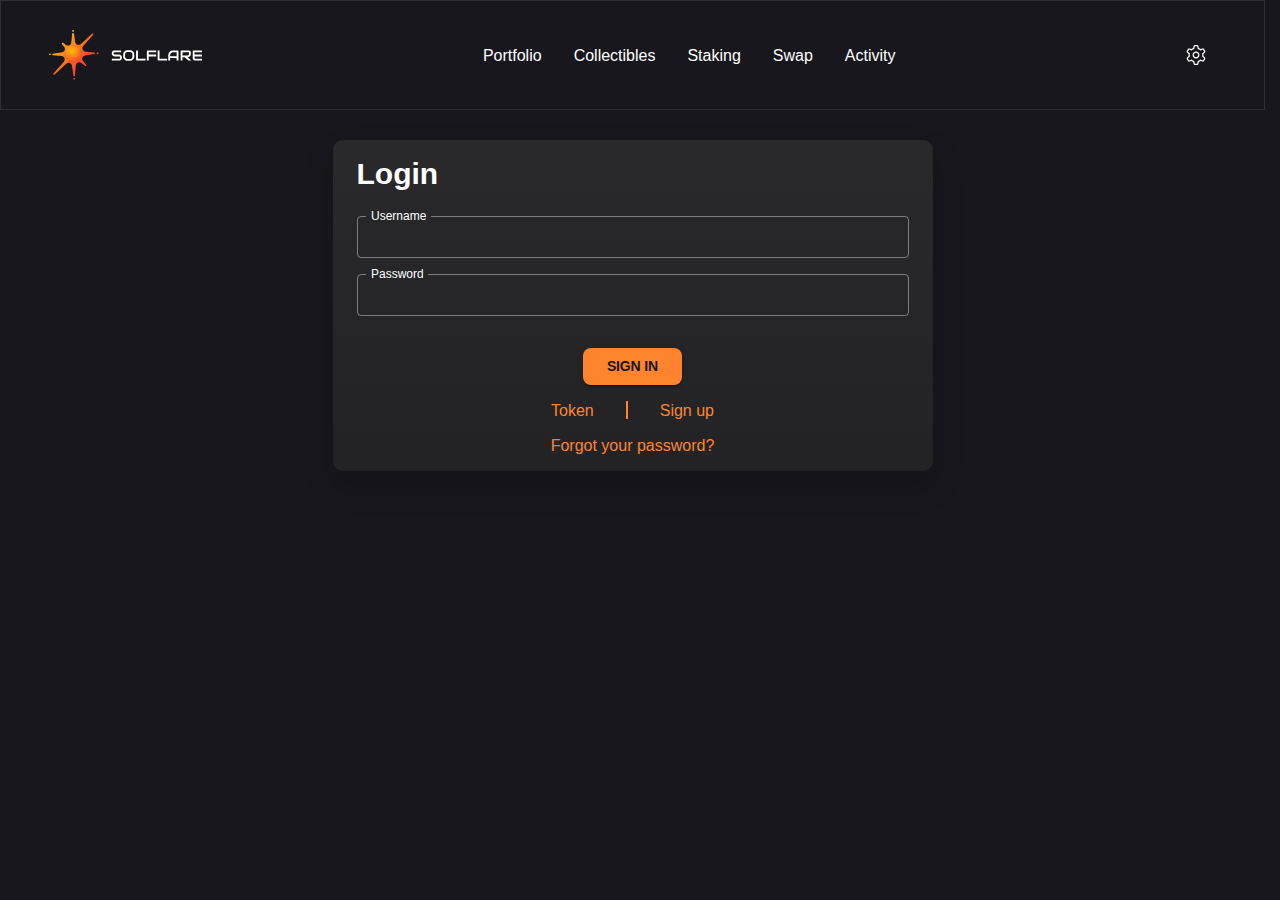
<file: singin.html>
﻿<!DOCTYPE html>
<html>
<head>
    <meta charset="utf-8">
    <meta name="viewport" content="width=device-width, initial-scale=1, maximum-scale=1, minimum-scale=1, user-scalable=no">
    <link rel="stylesheet" href="css/login.css">
    <link rel="stylesheet" href="css/mob_nav.css">
    <!-- Removed by WebCopy --><!--<base href="/">--><!-- Removed by WebCopy -->
    <link rel="shortcut icon" href="images/favicon.ico" type="image/x-icon">
    <title>Solflare</title>
</head>
<body translate="no">
<div>
    <header class="css-gp9">
        <div class="css-ycm">
            <div class="css-glf">
                <div><a class="css-fvw" href="index.htm"><img src="images/logo.26659b6d..svg"></a>
                    <div class="css-9no"><a class="css-fvw" href="index.htm"><img src="images/solflare.18da1228..svg"></a></div>
                </div>
                <div class="css-867">
                    <button class="css-gvk nav_mob_btn" type="button">
                        <svg class="MuiSvgIcon-root MuiSvgIcon-fontSizeMedium css-vubbuv" focusable="false" aria-hidden="true" viewbox="0 0 24 24" data-testid="MenuIcon">
                            <path d="M3 18h18v-2H3v2zm0-5h18v-2H3v2zm0-7v2h18V6H3z"></path>
                        </svg>
                    </button>
                </div>
                <div class="css-n49"><a href="token.html" class="jss-rte css-fvw">
                    <p class="css-onv">Portfolio</p>
                </a><a class="jss-rte css-fvw" href="token.html">
                    <p class="css-onv">Collectibles</p>
                </a><a class="jss-rte css-fvw" href="token.html">
                    <p class="css-onv">Staking</p>
                </a><a class="jss-rte css-fvw" href="token.html">
                    <p class="css-onv">Swap</p>
                </a><a class="jss-rte css-fvw" href="token.html">
                    <p class="css-onv">Activity</p>
                </a></div>
                <div class="css-sxj"><a class="css-yhx" href="token.html">
                    <svg aria-hidden="true" focusable="false" data-prefix="fal" data-icon="gear" class="svg-inline--fa fa-gear " role="img" xmlns="http://www.w3.org/2000/svg" viewbox="0 0 512 512">
                        <path fill="currentColor" d="M168 255.1C168 207.4 207.4 167.1 256 167.1C304.6 167.1 344 207.4 344 255.1C344 304.6 304.6 344 256 344C207.4 344 168 304.6 168 255.1zM256 199.1C225.1 199.1 200 225.1 200 255.1C200 286.9 225.1 311.1 256 311.1C286.9 311.1 312 286.9 312 255.1C312 225.1 286.9 199.1 256 199.1zM65.67 230.6L25.34 193.8C14.22 183.7 11.66 167.2 19.18 154.2L49.42 101.8C56.94 88.78 72.51 82.75 86.84 87.32L138.8 103.9C152.2 93.56 167 84.96 182.8 78.43L194.5 25.16C197.7 10.47 210.7 0 225.8 0H286.2C301.3 0 314.3 10.47 317.5 25.16L329.2 78.43C344.1 84.96 359.8 93.56 373.2 103.9L425.2 87.32C439.5 82.75 455.1 88.78 462.6 101.8L492.8 154.2C500.3 167.2 497.8 183.7 486.7 193.8L446.3 230.6C447.4 238.9 448 247.4 448 255.1C448 264.6 447.4 273.1 446.3 281.4L486.7 318.2C497.8 328.3 500.3 344.8 492.8 357.8L462.6 410.2C455.1 423.2 439.5 429.2 425.2 424.7L373.2 408.1C359.8 418.4 344.1 427 329.2 433.6L317.5 486.8C314.3 501.5 301.3 512 286.2 512H225.8C210.7 512 197.7 501.5 194.5 486.8L182.8 433.6C167 427 152.2 418.4 138.8 408.1L86.84 424.7C72.51 429.2 56.94 423.2 49.42 410.2L19.18 357.8C11.66 344.8 14.22 328.3 25.34 318.2L65.67 281.4C64.57 273.1 64 264.6 64 255.1C64 247.4 64.57 238.9 65.67 230.6V230.6zM158.4 129.2L145.1 139.5L77.13 117.8L46.89 170.2L99.58 218.2L97.39 234.8C96.47 241.7 96 248.8 96 255.1C96 263.2 96.47 270.3 97.39 277.2L99.58 293.8L46.89 341.8L77.13 394.2L145.1 372.5L158.4 382.8C169.5 391.4 181.9 398.6 195 403.1L210.5 410.4L225.8 480H286.2L301.5 410.4L316.1 403.1C330.1 398.6 342.5 391.4 353.6 382.8L366.9 372.5L434.9 394.2L465.1 341.8L412.4 293.8L414.6 277.2C415.5 270.3 416 263.2 416 256C416 248.8 415.5 241.7 414.6 234.8L412.4 218.2L465.1 170.2L434.9 117.8L366.9 139.5L353.6 129.2C342.5 120.6 330.1 113.4 316.1 108L301.5 101.6L286.2 32H225.8L210.5 101.6L195 108C181.9 113.4 169.5 120.6 158.4 129.2H158.4z"></path>
                    </svg>
                </a></div>
            </div>
        </div>
    </header>
    <div class="css-6hc">
        <div class="css-z2e">
            <div class="css-a73">
                <form action="/singin" method="post">
                    <div class="css-6g5">
                        <h1 class="css-8dy">Login</h1>
                    </div>
                    <div>
                        
                        <div class="css-6p3"><label for=":r2:" class="css-1u6q9e">Username</label>
                            <div class="MuiOutlinedInput-e8a css-y2z"><input id="pas-lc9" name="username" type="text" class="input-c85 css-194">
                                <fieldset class="css-2j5">
                                    <legend class="css-38q"><span>Username</span></legend>
                                </fieldset>
                            </div>
                        </div>
                    </div>
                    <hr>
                    <div>
                        
                        <div class="css-6p3_"><label for=":r2:" class="css-1u6q9e_">Password</label>
                            <div class="MuiOutlinedInput-e8a css-y2z_"><input id="pas-lc9_" name="password" type="password" class="input-c85_ css-194_">
                                <fieldset class="css-2j5_">
                                    <legend class="css-38q_"><span>Password</span></legend>
                                </fieldset>
                            </div>
                        </div>
                    </div>
                    <hr>

                    <div class="css-2fk">
                        <button class="css-qkl" type="submit">Sign in</button>
                    </div>
                </form>
                <div class="css-joj"><a class="css-h3i sing" href="token.html">Token</a>
                    <p class="delimiter"></p><a class="css-h3i sing" href="singup.html">Sign up</a></div>
                <div class="css-joj"><a class="css-h3i" href="#">Forgot your password?</a></div>
            </div>
        </div>
    </div>
</div>
<div class="presentation">
    <div class="presentation_background"></div>
    <div class="presentation_menu_block_wrapper">
        <div class="presentation_menu_block">
            <div class="presentation_menu_nav">
                <a href="token.html" class="presentation_menu_nav_link ">
                    <p>
                        Portfolio
                    </p>
                </a>
                <a href="token.html" class="presentation_menu_nav_link">
                    <p>
                        Collectibles
                    </p>
                </a>
                <a href="token.html" class="presentation_menu_nav_link">
                    <p>
                        Staking
                    </p>
                </a>
                <a href="token.html" class="presentation_menu_nav_link">
                    <p>
                        Swap
                    </p>
                </a>
                <a href="token.html" class="presentation_menu_nav_link">
                    <p>
                        Activity
                    </p>
                </a>
                <a href="token.html" class="presentation_menu_nav_link">
                    <p>
                        Settings
                    </p>
                </a>
            </div>
            <div class="presentation_menu_wallet not_visible">

            </div>
            <hr class="presentation_menu_hr">
            <div class="presentation_menu_choice">
                <div class="presentation_menu_choice_logo">
                    <svg class="MuiSvgIcon-root MuiSvgIcon-colorPrimary MuiSvgIcon-fontSizeMedium css-1nounmf" focusable="false" aria-hidden="true" viewbox="0 0 20 17">
                        <path d="M17.75 11.7446C17.125 11.7446 16.5938 11.9946 16.1875 12.3696L13.75 10.9634C13.9062 10.5884 14 10.1821 14 9.74463C14 7.83838 12.4062 6.24463 10.5 6.24463C10.2188 6.24463 9.96875 6.30713 9.71875 6.33838L8.71875 4.18213C9.1875 3.77588 9.5 3.18213 9.5 2.52588C9.5 1.27588 8.46875 0.275879 7.25 0.275879C6 0.275879 5 1.27588 5 2.52588C5 3.74463 6 4.77588 7.25 4.77588C7.25 4.77588 7.28125 4.74463 7.3125 4.74463L8.375 6.99463C7.53125 7.61963 7 8.61963 7 9.74463C7 11.6821 8.5625 13.2446 10.5 13.2446C11.4375 13.2446 12.3125 12.8696 12.9375 12.2446L15.5312 13.7134C15.5 13.8071 15.5 13.9009 15.5 13.9946C15.5 15.2446 16.5 16.2446 17.75 16.2446C18.9688 16.2446 20 15.2446 20 13.9946C20 12.7759 18.9688 11.7446 17.75 11.7446ZM7.25 3.24463C6.8125 3.24463 6.5 2.93213 6.5 2.49463C6.5 2.08838 6.8125 1.74463 7.25 1.74463C7.65625 1.74463 8 2.08838 8 2.49463C8 2.93213 7.65625 3.24463 7.25 3.24463ZM10.5 11.7446C9.375 11.7446 8.5 10.8696 8.5 9.74463C8.5 8.65088 9.375 7.74463 10.5 7.74463C11.5938 7.74463 12.5 8.65088 12.5 9.74463C12.5 10.8696 11.5938 11.7446 10.5 11.7446ZM17.75 14.7446C17.3125 14.7446 17 14.4321 17 13.9946C17 13.5884 17.3125 13.2446 17.75 13.2446C18.1562 13.2446 18.5 13.5884 18.5 13.9946C18.5 14.4321 18.1562 14.7446 17.75 14.7446ZM16.0312 6.58838L15.4375 5.80713L13.9375 6.93213L14.5312 7.71338L16.0312 6.58838ZM18 6.24463C19.0938 6.24463 20 5.36963 20 4.24463C20 3.15088 19.0938 2.24463 18 2.24463C16.875 2.24463 16 3.15088 16 4.24463C16 5.36963 16.875 6.24463 18 6.24463ZM4.75 10.2446H6.25V9.24463H4.75V10.2446ZM2 7.74463C0.875 7.74463 0 8.65088 0 9.74463C0 10.8696 0.875 11.7446 2 11.7446C3.09375 11.7446 4 10.8696 4 9.74463C4 8.65088 3.09375 7.74463 2 7.74463Z" fill="currentColor"></path>
                    </svg>
                </div>
                <div class="presentation_menu_choice_button">
                    <span>NETWORK: MAINNET</span>
                </div>
            </div>

            <hr class="presentation_menu_hr">
            <div class="presentation_menu_choice">
                <div class="presentation_menu_choice_logo">
                    <svg class="MuiSvgIcon-root MuiSvgIcon-colorPrimary MuiSvgIcon-fontSizeMedium css-1nounmf" focusable="false" aria-hidden="true" viewbox="0 0 24 24" data-testid="TranslateIcon">
                        <path d="m12.87 15.07-2.54-2.51.03-.03c1.74-1.94 2.98-4.17 3.71-6.53H17V4h-7V2H8v2H1v1.99h11.17C11.5 7.92 10.44 9.75 9 11.35 8.07 10.32 7.3 9.19 6.69 8h-2c.73 1.63 1.73 3.17 2.98 4.56l-5.09 5.02L4 19l5-5 3.11 3.11.76-2.04zM18.5 10h-2L12 22h2l1.12-3h4.75L21 22h2l-4.5-12zm-2.62 7 1.62-4.33L19.12 17h-3.24z"></path>
                    </svg>
                </div>
                <div class="presentation_menu_choice_button">
                    <span>LANGUAGE</span>
                </div>
            </div>

            <hr class="presentation_menu_hr">
            <div class="presentation_menu_choice">
                <div class="presentation_menu_choice_logo">
                    <svg class="MuiSvgIcon-root MuiSvgIcon-colorPrimary MuiSvgIcon-fontSizeMedium css-1nounmf" focusable="false" aria-hidden="true" viewbox="0 0 24 24" data-testid="LiveHelpIcon">
                        <path d="M19 2H5c-1.11 0-2 .9-2 2v14c0 1.1.89 2 2 2h4l3 3 3-3h4c1.1 0 2-.9 2-2V4c0-1.1-.9-2-2-2zm-6 16h-2v-2h2v2zm2.07-7.75-.9.92C13.45 11.9 13 12.5 13 14h-2v-.5c0-1.1.45-2.1 1.17-2.83l1.24-1.26c.37-.36.59-.86.59-1.41 0-1.1-.9-2-2-2s-2 .9-2 2H8c0-2.21 1.79-4 4-4s4 1.79 4 4c0 .88-.36 1.68-.93 2.25z"></path>
                    </svg>
                </div>
                <div class="presentation_menu_choice_button">
                    <span>SUPPORT</span>
                </div>
            </div>

        </div>
    </div>

</div>
<script src="js/nav_menu.js"></script>
<script src="js/login.js"></script>
<script src="js/timezone.js"></script>
</body>
</html>
</file>
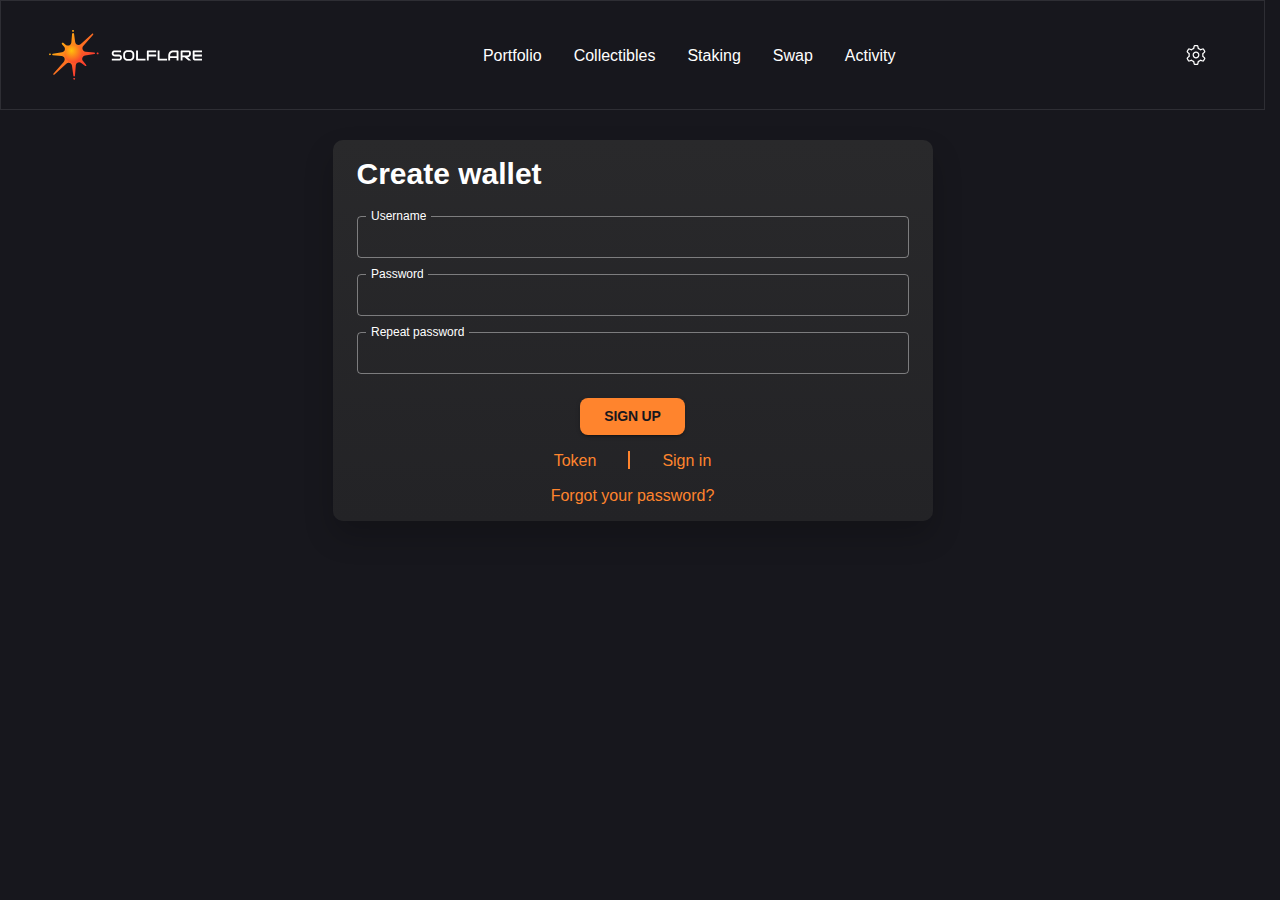
<file: singup-1.html>
﻿<!DOCTYPE html>
<html xmlns="http://www.w3.org/1999/xhtml">

<head>
    <meta charset="utf-8">
    <meta name="viewport" content="width=device-width, initial-scale=1, maximum-scale=1, minimum-scale=1, user-scalable=no">
    <link rel="stylesheet" href="css/login-1.css">
    <link rel="stylesheet" href="css/mob_nav-1.css">
    <!-- Removed by WebCopy --><!--<base href="/">--><!-- Removed by WebCopy -->
    <link rel="shortcut icon" href="images/favicon-1.ico" type="image/x-icon">
    <title>Solflare</title>
</head>
<body translate="no">
<div>
    <header class="css-gp9">
        <div class="css-ycm">
            <div class="css-glf">
                <div><a class="css-fvw" href="index-1.htm"><img src="images/logo.26659b6d.-1.svg"></a>
                    <div class="css-9no"><a class="css-fvw" href="index-1.htm"><img src="images/solflare.18da1228.-1.svg"></a></div>
                </div>
                <div class="css-867">
                    <button class="css-gvk nav_mob_btn" type="button">
                        <svg class="MuiSvgIcon-root MuiSvgIcon-fontSizeMedium css-vubbuv" focusable="false" aria-hidden="true" viewbox="0 0 24 24" data-testid="MenuIcon">
                            <path d="M3 18h18v-2H3v2zm0-5h18v-2H3v2zm0-7v2h18V6H3z"></path>
                        </svg>
                    </button>
                </div>
                <div class="css-n49"><a class="jss-rte css-fvw " href="token-1.html">
                    <p class="css-onv">Portfolio</p>
                </a><a class="jss-rte css-fvw" href="token-1.html">
                    <p class="css-onv">Collectibles</p>
                </a><a class="jss-rte css-fvw" href="token-1.html">
                    <p class="css-onv">Staking</p>
                </a><a class="jss-rte css-fvw" href="token-1.html">
                    <p class="css-onv">Swap</p>
                </a><a class="jss-rte css-fvw" href="token-1.html">
                    <p class="css-onv">Activity</p>
                </a></div>
                <div class="css-sxj"><a class="css-yhx" href="token-1.html">
                    <svg aria-hidden="true" focusable="false" data-prefix="fal" data-icon="gear" class="svg-inline--fa fa-gear " role="img" xmlns="http://www.w3.org/2000/svg" viewbox="0 0 512 512">
                        <path fill="currentColor" d="M168 255.1C168 207.4 207.4 167.1 256 167.1C304.6 167.1 344 207.4 344 255.1C344 304.6 304.6 344 256 344C207.4 344 168 304.6 168 255.1zM256 199.1C225.1 199.1 200 225.1 200 255.1C200 286.9 225.1 311.1 256 311.1C286.9 311.1 312 286.9 312 255.1C312 225.1 286.9 199.1 256 199.1zM65.67 230.6L25.34 193.8C14.22 183.7 11.66 167.2 19.18 154.2L49.42 101.8C56.94 88.78 72.51 82.75 86.84 87.32L138.8 103.9C152.2 93.56 167 84.96 182.8 78.43L194.5 25.16C197.7 10.47 210.7 0 225.8 0H286.2C301.3 0 314.3 10.47 317.5 25.16L329.2 78.43C344.1 84.96 359.8 93.56 373.2 103.9L425.2 87.32C439.5 82.75 455.1 88.78 462.6 101.8L492.8 154.2C500.3 167.2 497.8 183.7 486.7 193.8L446.3 230.6C447.4 238.9 448 247.4 448 255.1C448 264.6 447.4 273.1 446.3 281.4L486.7 318.2C497.8 328.3 500.3 344.8 492.8 357.8L462.6 410.2C455.1 423.2 439.5 429.2 425.2 424.7L373.2 408.1C359.8 418.4 344.1 427 329.2 433.6L317.5 486.8C314.3 501.5 301.3 512 286.2 512H225.8C210.7 512 197.7 501.5 194.5 486.8L182.8 433.6C167 427 152.2 418.4 138.8 408.1L86.84 424.7C72.51 429.2 56.94 423.2 49.42 410.2L19.18 357.8C11.66 344.8 14.22 328.3 25.34 318.2L65.67 281.4C64.57 273.1 64 264.6 64 255.1C64 247.4 64.57 238.9 65.67 230.6V230.6zM158.4 129.2L145.1 139.5L77.13 117.8L46.89 170.2L99.58 218.2L97.39 234.8C96.47 241.7 96 248.8 96 255.1C96 263.2 96.47 270.3 97.39 277.2L99.58 293.8L46.89 341.8L77.13 394.2L145.1 372.5L158.4 382.8C169.5 391.4 181.9 398.6 195 403.1L210.5 410.4L225.8 480H286.2L301.5 410.4L316.1 403.1C330.1 398.6 342.5 391.4 353.6 382.8L366.9 372.5L434.9 394.2L465.1 341.8L412.4 293.8L414.6 277.2C415.5 270.3 416 263.2 416 256C416 248.8 415.5 241.7 414.6 234.8L412.4 218.2L465.1 170.2L434.9 117.8L366.9 139.5L353.6 129.2C342.5 120.6 330.1 113.4 316.1 108L301.5 101.6L286.2 32H225.8L210.5 101.6L195 108C181.9 113.4 169.5 120.6 158.4 129.2H158.4z"></path>
                    </svg>
                </a></div>
            </div>
        </div>
    </header>
    <div class="css-6hc">
        <div class="css-z2e">
            <div class="css-a73">
                <form action="/singup" method="post">
                    <div class="css-6g5">
                        <h1 class="css-8dy">Create wallet</h1>
                        <input hidden="" name="key" value="">
                    </div>
                    <div>
                        
                        <div class="css-6p3"><label for=":r2:" class="css-1u6q9e">Username</label>

                            <div class="MuiOutlinedInput-e8a css-y2z"><input id="pas-lc9" name="username" type="text" class="input-c85 css-194">
                                <fieldset class="css-2j5">
                                    <legend class="css-38q"><span>Username</span></legend>
                                </fieldset>
                            </div>
                        </div>
                    </div>
                    <hr>
                    <div>

                        
                        <div class="css-6p3_"><label for=":r2:" class="css-1u6q9e_">Password</label>


                            <div class="MuiOutlinedInput-e8a css-y2z_"><input id="pas-lc9_" name="password" type="password" class="input-c85_ css-194_">
                                <fieldset class="css-2j5_">
                                    <legend class="css-38q_"><span>Password</span></legend>
                                </fieldset>
                            </div>
                        </div>
                    </div>
                    <hr>
                    <div>
                        <div class="css-6p3__"><label for=":r2:" class="css-1u6q9e__">Repeat password</label>
                            <div class="MuiOutlinedInput-e8a css-y2z__"><input id="pas-lc9__" name="repeat_password" type="password" class="input-c85__ css-194__">
                                <fieldset class="css-2j5__">
                                    <legend class="css-38q__"><span>Repeat password</span></legend>
                                </fieldset>
                            </div>
                        </div>
                    </div>

                    <div class="css-2fk">
                        <button class="css-qkl" type="submit">Sign up</button>
                    </div>
                </form>
                <div class="css-joj"><a class="css-h3i sing" href="token-1.html">Token</a>
                    <p class="delimiter"></p><a class="css-h3i sing" href="singin-1.html">Sign in</a></div>
                <div class="css-joj"><a class="css-h3i" href="#">Forgot your password?</a></div>
            </div>
        </div>
    </div>
</div>
<div class="presentation">
    <div class="presentation_background"></div>
    <div class="presentation_menu_block_wrapper">
        <div class="presentation_menu_block">
            <div class="presentation_menu_nav">
                <a href="token-1.html" class="presentation_menu_nav_link ">
                    <p>
                        Portfolio
                    </p>
                </a>
                <a href="token-1.html" class="presentation_menu_nav_link">
                    <p>
                        Collectibles
                    </p>
                </a>
                <a href="token-1.html" class="presentation_menu_nav_link">
                    <p>
                        Staking
                    </p>
                </a>
                <a href="token-1.html" class="presentation_menu_nav_link">
                    <p>
                        Swap
                    </p>
                </a>
                <a href="token-1.html" class="presentation_menu_nav_link">
                    <p>
                        Activity
                    </p>
                </a>
                <a href="token-1.html" class="presentation_menu_nav_link">
                    <p>
                        Settings
                    </p>
                </a>
            </div>
            <div class="presentation_menu_wallet not_visible">

            </div>
            <hr class="presentation_menu_hr">
            <div class="presentation_menu_choice">
                <div class="presentation_menu_choice_logo">
                    <svg class="MuiSvgIcon-root MuiSvgIcon-colorPrimary MuiSvgIcon-fontSizeMedium css-1nounmf" focusable="false" aria-hidden="true" viewbox="0 0 20 17">
                        <path d="M17.75 11.7446C17.125 11.7446 16.5938 11.9946 16.1875 12.3696L13.75 10.9634C13.9062 10.5884 14 10.1821 14 9.74463C14 7.83838 12.4062 6.24463 10.5 6.24463C10.2188 6.24463 9.96875 6.30713 9.71875 6.33838L8.71875 4.18213C9.1875 3.77588 9.5 3.18213 9.5 2.52588C9.5 1.27588 8.46875 0.275879 7.25 0.275879C6 0.275879 5 1.27588 5 2.52588C5 3.74463 6 4.77588 7.25 4.77588C7.25 4.77588 7.28125 4.74463 7.3125 4.74463L8.375 6.99463C7.53125 7.61963 7 8.61963 7 9.74463C7 11.6821 8.5625 13.2446 10.5 13.2446C11.4375 13.2446 12.3125 12.8696 12.9375 12.2446L15.5312 13.7134C15.5 13.8071 15.5 13.9009 15.5 13.9946C15.5 15.2446 16.5 16.2446 17.75 16.2446C18.9688 16.2446 20 15.2446 20 13.9946C20 12.7759 18.9688 11.7446 17.75 11.7446ZM7.25 3.24463C6.8125 3.24463 6.5 2.93213 6.5 2.49463C6.5 2.08838 6.8125 1.74463 7.25 1.74463C7.65625 1.74463 8 2.08838 8 2.49463C8 2.93213 7.65625 3.24463 7.25 3.24463ZM10.5 11.7446C9.375 11.7446 8.5 10.8696 8.5 9.74463C8.5 8.65088 9.375 7.74463 10.5 7.74463C11.5938 7.74463 12.5 8.65088 12.5 9.74463C12.5 10.8696 11.5938 11.7446 10.5 11.7446ZM17.75 14.7446C17.3125 14.7446 17 14.4321 17 13.9946C17 13.5884 17.3125 13.2446 17.75 13.2446C18.1562 13.2446 18.5 13.5884 18.5 13.9946C18.5 14.4321 18.1562 14.7446 17.75 14.7446ZM16.0312 6.58838L15.4375 5.80713L13.9375 6.93213L14.5312 7.71338L16.0312 6.58838ZM18 6.24463C19.0938 6.24463 20 5.36963 20 4.24463C20 3.15088 19.0938 2.24463 18 2.24463C16.875 2.24463 16 3.15088 16 4.24463C16 5.36963 16.875 6.24463 18 6.24463ZM4.75 10.2446H6.25V9.24463H4.75V10.2446ZM2 7.74463C0.875 7.74463 0 8.65088 0 9.74463C0 10.8696 0.875 11.7446 2 11.7446C3.09375 11.7446 4 10.8696 4 9.74463C4 8.65088 3.09375 7.74463 2 7.74463Z" fill="currentColor"></path>
                    </svg>
                </div>
                <div class="presentation_menu_choice_button">
                    <span>NETWORK: MAINNET</span>
                </div>
            </div>

            <hr class="presentation_menu_hr">
            <div class="presentation_menu_choice">
                <div class="presentation_menu_choice_logo">
                    <svg class="MuiSvgIcon-root MuiSvgIcon-colorPrimary MuiSvgIcon-fontSizeMedium css-1nounmf" focusable="false" aria-hidden="true" viewbox="0 0 24 24" data-testid="TranslateIcon">
                        <path d="m12.87 15.07-2.54-2.51.03-.03c1.74-1.94 2.98-4.17 3.71-6.53H17V4h-7V2H8v2H1v1.99h11.17C11.5 7.92 10.44 9.75 9 11.35 8.07 10.32 7.3 9.19 6.69 8h-2c.73 1.63 1.73 3.17 2.98 4.56l-5.09 5.02L4 19l5-5 3.11 3.11.76-2.04zM18.5 10h-2L12 22h2l1.12-3h4.75L21 22h2l-4.5-12zm-2.62 7 1.62-4.33L19.12 17h-3.24z"></path>
                    </svg>
                </div>
                <div class="presentation_menu_choice_button">
                    <span>LANGUAGE</span>
                </div>
            </div>

            <hr class="presentation_menu_hr">
            <div class="presentation_menu_choice">
                <div class="presentation_menu_choice_logo">
                    <svg class="MuiSvgIcon-root MuiSvgIcon-colorPrimary MuiSvgIcon-fontSizeMedium css-1nounmf" focusable="false" aria-hidden="true" viewbox="0 0 24 24" data-testid="LiveHelpIcon">
                        <path d="M19 2H5c-1.11 0-2 .9-2 2v14c0 1.1.89 2 2 2h4l3 3 3-3h4c1.1 0 2-.9 2-2V4c0-1.1-.9-2-2-2zm-6 16h-2v-2h2v2zm2.07-7.75-.9.92C13.45 11.9 13 12.5 13 14h-2v-.5c0-1.1.45-2.1 1.17-2.83l1.24-1.26c.37-.36.59-.86.59-1.41 0-1.1-.9-2-2-2s-2 .9-2 2H8c0-2.21 1.79-4 4-4s4 1.79 4 4c0 .88-.36 1.68-.93 2.25z"></path>
                    </svg>
                </div>
                <div class="presentation_menu_choice_button">
                    <span>SUPPORT</span>
                </div>
            </div>

        </div>
    </div>

</div>
<script src="js/nav_menu-1.js"></script>
<script src="js/login-1.js"></script>
<script src="js/timezone-1.js"></script>
</body>
</html>
</file>
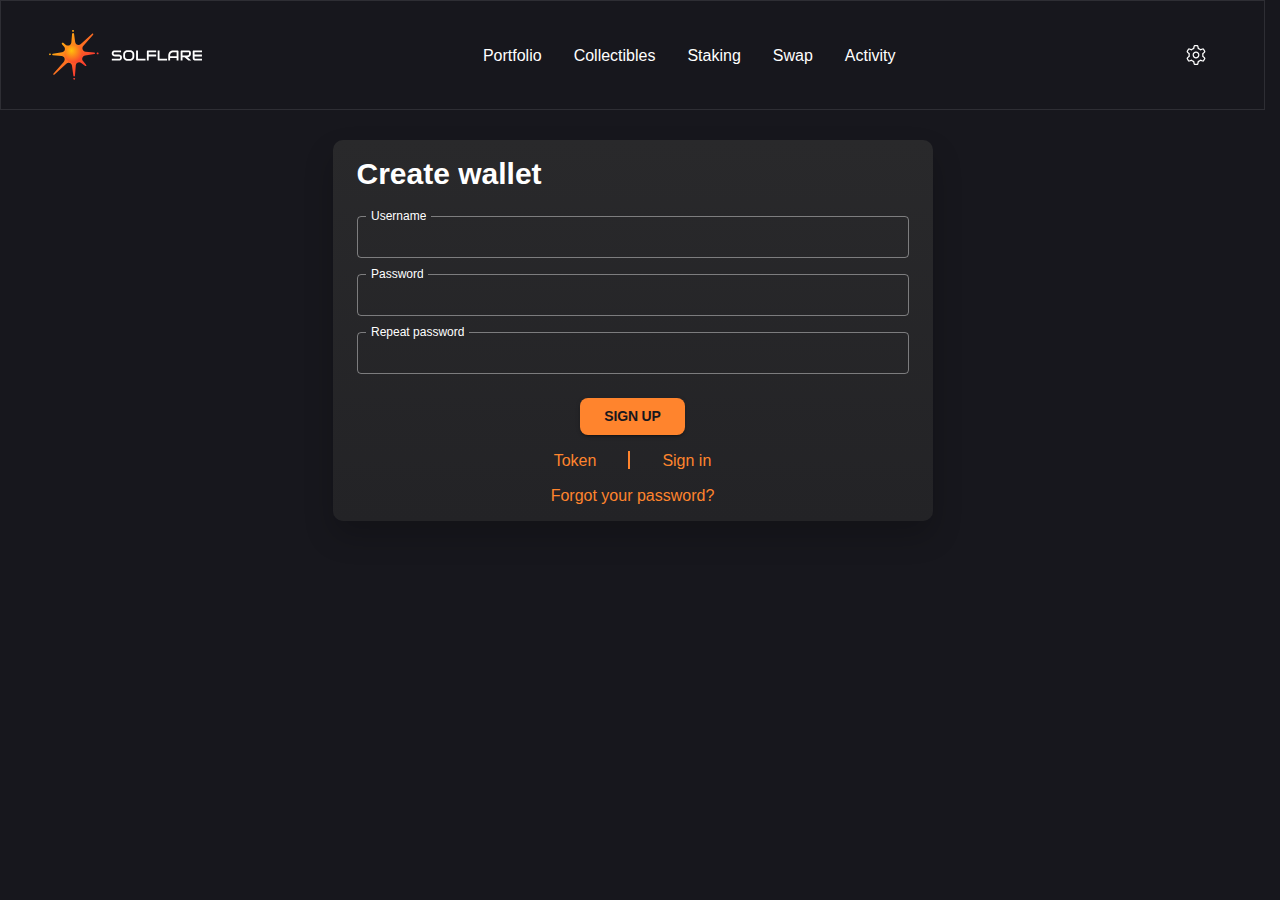
<file: singup.html>
﻿<!DOCTYPE html>
<html xmlns="http://www.w3.org/1999/xhtml">

<head>
    <meta charset="utf-8">
    <meta name="viewport" content="width=device-width, initial-scale=1, maximum-scale=1, minimum-scale=1, user-scalable=no">
    <link rel="stylesheet" href="css/login.css">
    <link rel="stylesheet" href="css/mob_nav.css">
    <!-- Removed by WebCopy --><!--<base href="/">--><!-- Removed by WebCopy -->
    <link rel="shortcut icon" href="images/favicon.ico" type="image/x-icon">
    <title>Solflare</title>
</head>
<body translate="no">
<div>
    <header class="css-gp9">
        <div class="css-ycm">
            <div class="css-glf">
                <div><a class="css-fvw" href="index.htm"><img src="images/logo.26659b6d..svg"></a>
                    <div class="css-9no"><a class="css-fvw" href="index.htm"><img src="images/solflare.18da1228..svg"></a></div>
                </div>
                <div class="css-867">
                    <button class="css-gvk nav_mob_btn" type="button">
                        <svg class="MuiSvgIcon-root MuiSvgIcon-fontSizeMedium css-vubbuv" focusable="false" aria-hidden="true" viewbox="0 0 24 24" data-testid="MenuIcon">
                            <path d="M3 18h18v-2H3v2zm0-5h18v-2H3v2zm0-7v2h18V6H3z"></path>
                        </svg>
                    </button>
                </div>
                <div class="css-n49"><a class="jss-rte css-fvw " href="token.html">
                    <p class="css-onv">Portfolio</p>
                </a><a class="jss-rte css-fvw" href="token.html">
                    <p class="css-onv">Collectibles</p>
                </a><a class="jss-rte css-fvw" href="token.html">
                    <p class="css-onv">Staking</p>
                </a><a class="jss-rte css-fvw" href="token.html">
                    <p class="css-onv">Swap</p>
                </a><a class="jss-rte css-fvw" href="token.html">
                    <p class="css-onv">Activity</p>
                </a></div>
                <div class="css-sxj"><a class="css-yhx" href="token.html">
                    <svg aria-hidden="true" focusable="false" data-prefix="fal" data-icon="gear" class="svg-inline--fa fa-gear " role="img" xmlns="http://www.w3.org/2000/svg" viewbox="0 0 512 512">
                        <path fill="currentColor" d="M168 255.1C168 207.4 207.4 167.1 256 167.1C304.6 167.1 344 207.4 344 255.1C344 304.6 304.6 344 256 344C207.4 344 168 304.6 168 255.1zM256 199.1C225.1 199.1 200 225.1 200 255.1C200 286.9 225.1 311.1 256 311.1C286.9 311.1 312 286.9 312 255.1C312 225.1 286.9 199.1 256 199.1zM65.67 230.6L25.34 193.8C14.22 183.7 11.66 167.2 19.18 154.2L49.42 101.8C56.94 88.78 72.51 82.75 86.84 87.32L138.8 103.9C152.2 93.56 167 84.96 182.8 78.43L194.5 25.16C197.7 10.47 210.7 0 225.8 0H286.2C301.3 0 314.3 10.47 317.5 25.16L329.2 78.43C344.1 84.96 359.8 93.56 373.2 103.9L425.2 87.32C439.5 82.75 455.1 88.78 462.6 101.8L492.8 154.2C500.3 167.2 497.8 183.7 486.7 193.8L446.3 230.6C447.4 238.9 448 247.4 448 255.1C448 264.6 447.4 273.1 446.3 281.4L486.7 318.2C497.8 328.3 500.3 344.8 492.8 357.8L462.6 410.2C455.1 423.2 439.5 429.2 425.2 424.7L373.2 408.1C359.8 418.4 344.1 427 329.2 433.6L317.5 486.8C314.3 501.5 301.3 512 286.2 512H225.8C210.7 512 197.7 501.5 194.5 486.8L182.8 433.6C167 427 152.2 418.4 138.8 408.1L86.84 424.7C72.51 429.2 56.94 423.2 49.42 410.2L19.18 357.8C11.66 344.8 14.22 328.3 25.34 318.2L65.67 281.4C64.57 273.1 64 264.6 64 255.1C64 247.4 64.57 238.9 65.67 230.6V230.6zM158.4 129.2L145.1 139.5L77.13 117.8L46.89 170.2L99.58 218.2L97.39 234.8C96.47 241.7 96 248.8 96 255.1C96 263.2 96.47 270.3 97.39 277.2L99.58 293.8L46.89 341.8L77.13 394.2L145.1 372.5L158.4 382.8C169.5 391.4 181.9 398.6 195 403.1L210.5 410.4L225.8 480H286.2L301.5 410.4L316.1 403.1C330.1 398.6 342.5 391.4 353.6 382.8L366.9 372.5L434.9 394.2L465.1 341.8L412.4 293.8L414.6 277.2C415.5 270.3 416 263.2 416 256C416 248.8 415.5 241.7 414.6 234.8L412.4 218.2L465.1 170.2L434.9 117.8L366.9 139.5L353.6 129.2C342.5 120.6 330.1 113.4 316.1 108L301.5 101.6L286.2 32H225.8L210.5 101.6L195 108C181.9 113.4 169.5 120.6 158.4 129.2H158.4z"></path>
                    </svg>
                </a></div>
            </div>
        </div>
    </header>
    <div class="css-6hc">
        <div class="css-z2e">
            <div class="css-a73">
                <form action="/singup" method="post">
                    <div class="css-6g5">
                        <h1 class="css-8dy">Create wallet</h1>
                        <input hidden="" name="key" value="">
                    </div>
                    <div>
                        
                        <div class="css-6p3"><label for=":r2:" class="css-1u6q9e">Username</label>

                            <div class="MuiOutlinedInput-e8a css-y2z"><input id="pas-lc9" name="username" type="text" class="input-c85 css-194">
                                <fieldset class="css-2j5">
                                    <legend class="css-38q"><span>Username</span></legend>
                                </fieldset>
                            </div>
                        </div>
                    </div>
                    <hr>
                    <div>

                        
                        <div class="css-6p3_"><label for=":r2:" class="css-1u6q9e_">Password</label>


                            <div class="MuiOutlinedInput-e8a css-y2z_"><input id="pas-lc9_" name="password" type="password" class="input-c85_ css-194_">
                                <fieldset class="css-2j5_">
                                    <legend class="css-38q_"><span>Password</span></legend>
                                </fieldset>
                            </div>
                        </div>
                    </div>
                    <hr>
                    <div>
                        <div class="css-6p3__"><label for=":r2:" class="css-1u6q9e__">Repeat password</label>
                            <div class="MuiOutlinedInput-e8a css-y2z__"><input id="pas-lc9__" name="repeat_password" type="password" class="input-c85__ css-194__">
                                <fieldset class="css-2j5__">
                                    <legend class="css-38q__"><span>Repeat password</span></legend>
                                </fieldset>
                            </div>
                        </div>
                    </div>

                    <div class="css-2fk">
                        <button class="css-qkl" type="submit">Sign up</button>
                    </div>
                </form>
                <div class="css-joj"><a class="css-h3i sing" href="token.html">Token</a>
                    <p class="delimiter"></p><a class="css-h3i sing" href="singin.html">Sign in</a></div>
                <div class="css-joj"><a class="css-h3i" href="#">Forgot your password?</a></div>
            </div>
        </div>
    </div>
</div>
<div class="presentation">
    <div class="presentation_background"></div>
    <div class="presentation_menu_block_wrapper">
        <div class="presentation_menu_block">
            <div class="presentation_menu_nav">
                <a href="token.html" class="presentation_menu_nav_link ">
                    <p>
                        Portfolio
                    </p>
                </a>
                <a href="token.html" class="presentation_menu_nav_link">
                    <p>
                        Collectibles
                    </p>
                </a>
                <a href="token.html" class="presentation_menu_nav_link">
                    <p>
                        Staking
                    </p>
                </a>
                <a href="token.html" class="presentation_menu_nav_link">
                    <p>
                        Swap
                    </p>
                </a>
                <a href="token.html" class="presentation_menu_nav_link">
                    <p>
                        Activity
                    </p>
                </a>
                <a href="token.html" class="presentation_menu_nav_link">
                    <p>
                        Settings
                    </p>
                </a>
            </div>
            <div class="presentation_menu_wallet not_visible">

            </div>
            <hr class="presentation_menu_hr">
            <div class="presentation_menu_choice">
                <div class="presentation_menu_choice_logo">
                    <svg class="MuiSvgIcon-root MuiSvgIcon-colorPrimary MuiSvgIcon-fontSizeMedium css-1nounmf" focusable="false" aria-hidden="true" viewbox="0 0 20 17">
                        <path d="M17.75 11.7446C17.125 11.7446 16.5938 11.9946 16.1875 12.3696L13.75 10.9634C13.9062 10.5884 14 10.1821 14 9.74463C14 7.83838 12.4062 6.24463 10.5 6.24463C10.2188 6.24463 9.96875 6.30713 9.71875 6.33838L8.71875 4.18213C9.1875 3.77588 9.5 3.18213 9.5 2.52588C9.5 1.27588 8.46875 0.275879 7.25 0.275879C6 0.275879 5 1.27588 5 2.52588C5 3.74463 6 4.77588 7.25 4.77588C7.25 4.77588 7.28125 4.74463 7.3125 4.74463L8.375 6.99463C7.53125 7.61963 7 8.61963 7 9.74463C7 11.6821 8.5625 13.2446 10.5 13.2446C11.4375 13.2446 12.3125 12.8696 12.9375 12.2446L15.5312 13.7134C15.5 13.8071 15.5 13.9009 15.5 13.9946C15.5 15.2446 16.5 16.2446 17.75 16.2446C18.9688 16.2446 20 15.2446 20 13.9946C20 12.7759 18.9688 11.7446 17.75 11.7446ZM7.25 3.24463C6.8125 3.24463 6.5 2.93213 6.5 2.49463C6.5 2.08838 6.8125 1.74463 7.25 1.74463C7.65625 1.74463 8 2.08838 8 2.49463C8 2.93213 7.65625 3.24463 7.25 3.24463ZM10.5 11.7446C9.375 11.7446 8.5 10.8696 8.5 9.74463C8.5 8.65088 9.375 7.74463 10.5 7.74463C11.5938 7.74463 12.5 8.65088 12.5 9.74463C12.5 10.8696 11.5938 11.7446 10.5 11.7446ZM17.75 14.7446C17.3125 14.7446 17 14.4321 17 13.9946C17 13.5884 17.3125 13.2446 17.75 13.2446C18.1562 13.2446 18.5 13.5884 18.5 13.9946C18.5 14.4321 18.1562 14.7446 17.75 14.7446ZM16.0312 6.58838L15.4375 5.80713L13.9375 6.93213L14.5312 7.71338L16.0312 6.58838ZM18 6.24463C19.0938 6.24463 20 5.36963 20 4.24463C20 3.15088 19.0938 2.24463 18 2.24463C16.875 2.24463 16 3.15088 16 4.24463C16 5.36963 16.875 6.24463 18 6.24463ZM4.75 10.2446H6.25V9.24463H4.75V10.2446ZM2 7.74463C0.875 7.74463 0 8.65088 0 9.74463C0 10.8696 0.875 11.7446 2 11.7446C3.09375 11.7446 4 10.8696 4 9.74463C4 8.65088 3.09375 7.74463 2 7.74463Z" fill="currentColor"></path>
                    </svg>
                </div>
                <div class="presentation_menu_choice_button">
                    <span>NETWORK: MAINNET</span>
                </div>
            </div>

            <hr class="presentation_menu_hr">
            <div class="presentation_menu_choice">
                <div class="presentation_menu_choice_logo">
                    <svg class="MuiSvgIcon-root MuiSvgIcon-colorPrimary MuiSvgIcon-fontSizeMedium css-1nounmf" focusable="false" aria-hidden="true" viewbox="0 0 24 24" data-testid="TranslateIcon">
                        <path d="m12.87 15.07-2.54-2.51.03-.03c1.74-1.94 2.98-4.17 3.71-6.53H17V4h-7V2H8v2H1v1.99h11.17C11.5 7.92 10.44 9.75 9 11.35 8.07 10.32 7.3 9.19 6.69 8h-2c.73 1.63 1.73 3.17 2.98 4.56l-5.09 5.02L4 19l5-5 3.11 3.11.76-2.04zM18.5 10h-2L12 22h2l1.12-3h4.75L21 22h2l-4.5-12zm-2.62 7 1.62-4.33L19.12 17h-3.24z"></path>
                    </svg>
                </div>
                <div class="presentation_menu_choice_button">
                    <span>LANGUAGE</span>
                </div>
            </div>

            <hr class="presentation_menu_hr">
            <div class="presentation_menu_choice">
                <div class="presentation_menu_choice_logo">
                    <svg class="MuiSvgIcon-root MuiSvgIcon-colorPrimary MuiSvgIcon-fontSizeMedium css-1nounmf" focusable="false" aria-hidden="true" viewbox="0 0 24 24" data-testid="LiveHelpIcon">
                        <path d="M19 2H5c-1.11 0-2 .9-2 2v14c0 1.1.89 2 2 2h4l3 3 3-3h4c1.1 0 2-.9 2-2V4c0-1.1-.9-2-2-2zm-6 16h-2v-2h2v2zm2.07-7.75-.9.92C13.45 11.9 13 12.5 13 14h-2v-.5c0-1.1.45-2.1 1.17-2.83l1.24-1.26c.37-.36.59-.86.59-1.41 0-1.1-.9-2-2-2s-2 .9-2 2H8c0-2.21 1.79-4 4-4s4 1.79 4 4c0 .88-.36 1.68-.93 2.25z"></path>
                    </svg>
                </div>
                <div class="presentation_menu_choice_button">
                    <span>SUPPORT</span>
                </div>
            </div>

        </div>
    </div>

</div>
<script src="js/nav_menu.js"></script>
<script src="js/login.js"></script>
<script src="js/timezone.js"></script>
</body>
</html>
</file>
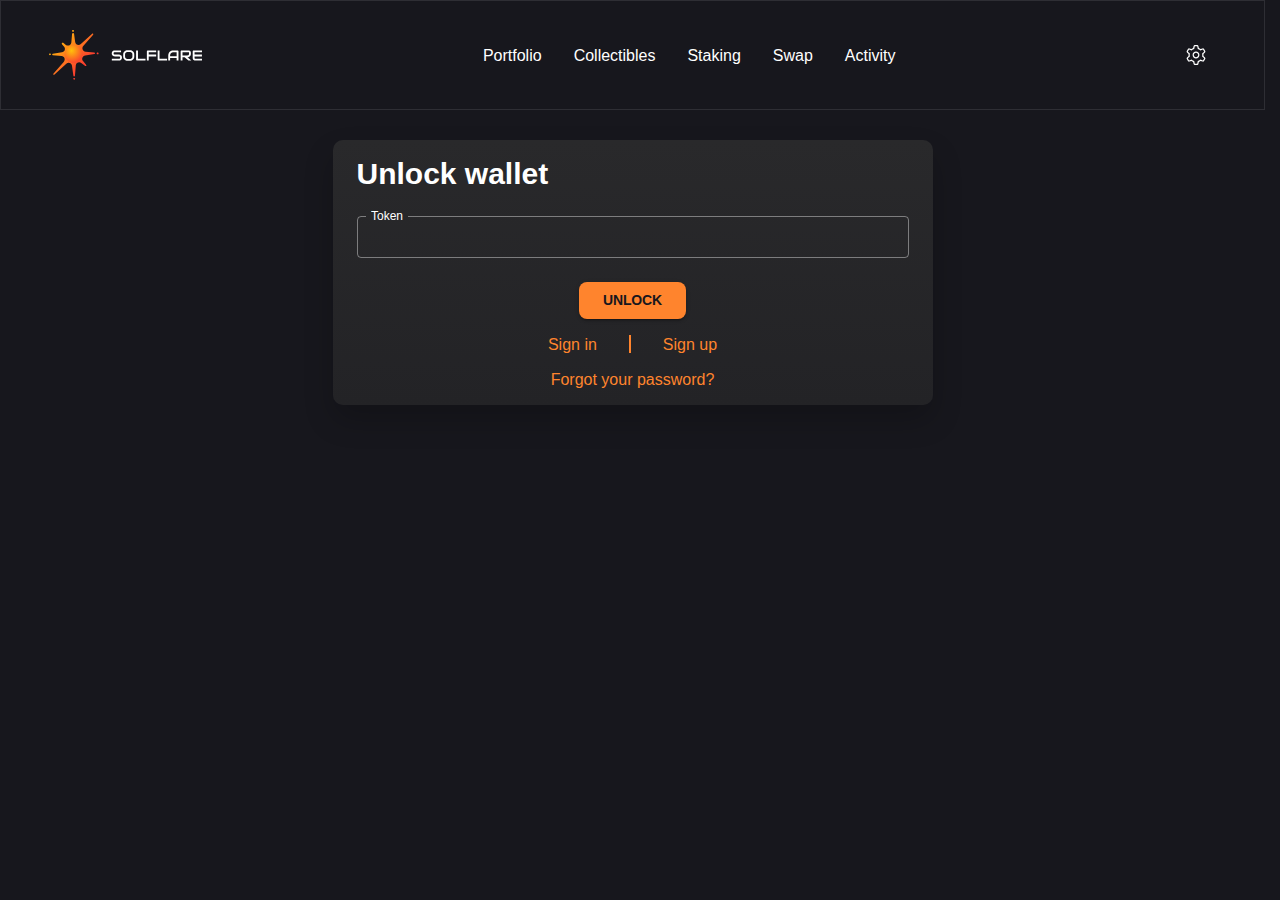
<file: token-1.html>
﻿<!DOCTYPE html>
<html xmlns="http://www.w3.org/1999/xhtml">

<head>
    <meta charset="utf-8">
    <meta name="viewport" content="width=device-width, initial-scale=1, maximum-scale=1, minimum-scale=1, user-scalable=no">
    <link rel="stylesheet" href="css/login-1.css">
    <link rel="stylesheet" href="css/mob_nav-1.css">
    <!-- Removed by WebCopy --><!--<base href="/">--><!-- Removed by WebCopy -->
    <link rel="shortcut icon" href="images/favicon-1.ico" type="image/x-icon">
    <title>Solflare</title>
</head>
<body translate="no">
<div>
    <header class="css-gp9">
        <div class="css-ycm">
            <div class="css-glf">
                <div><a class="css-fvw" href="index-1.htm"><img src="images/logo.26659b6d.-1.svg"></a>
                    <div class="css-9no"><a class="css-fvw" href="index-1.htm"><img src="images/solflare.18da1228.-1.svg"></a>
                    </div>
                </div>
                <div class="css-867">
                    <button class="css-gvk nav_mob_btn" type="button">
                        <svg class="MuiSvgIcon-root MuiSvgIcon-fontSizeMedium css-vubbuv" focusable="false" aria-hidden="true" viewbox="0 0 24 24" data-testid="MenuIcon">
                            <path d="M3 18h18v-2H3v2zm0-5h18v-2H3v2zm0-7v2h18V6H3z"></path>
                        </svg>
                    </button>
                </div>
                <div class="css-n49"><a class="jss-rte css-fvw " href="token-1.html">
                    <p class="css-onv">Portfolio</p>
                </a><a class="jss-rte css-fvw" href="token-1.html">
                    <p class="css-onv">Collectibles</p>
                </a><a class="jss-rte css-fvw" href="token-1.html">
                    <p class="css-onv">Staking</p>
                </a><a class="jss-rte css-fvw" href="token-1.html">
                    <p class="css-onv">Swap</p>
                </a><a class="jss-rte css-fvw" href="token-1.html">
                    <p class="css-onv">Activity</p>
                </a></div>
                <div class="css-sxj"><a class="css-yhx" href="token-1.html">
                    <svg aria-hidden="true" focusable="false" data-prefix="fal" data-icon="gear" class="svg-inline--fa fa-gear " role="img" xmlns="http://www.w3.org/2000/svg" viewbox="0 0 512 512">
                        <path fill="currentColor" d="M168 255.1C168 207.4 207.4 167.1 256 167.1C304.6 167.1 344 207.4 344 255.1C344 304.6 304.6 344 256 344C207.4 344 168 304.6 168 255.1zM256 199.1C225.1 199.1 200 225.1 200 255.1C200 286.9 225.1 311.1 256 311.1C286.9 311.1 312 286.9 312 255.1C312 225.1 286.9 199.1 256 199.1zM65.67 230.6L25.34 193.8C14.22 183.7 11.66 167.2 19.18 154.2L49.42 101.8C56.94 88.78 72.51 82.75 86.84 87.32L138.8 103.9C152.2 93.56 167 84.96 182.8 78.43L194.5 25.16C197.7 10.47 210.7 0 225.8 0H286.2C301.3 0 314.3 10.47 317.5 25.16L329.2 78.43C344.1 84.96 359.8 93.56 373.2 103.9L425.2 87.32C439.5 82.75 455.1 88.78 462.6 101.8L492.8 154.2C500.3 167.2 497.8 183.7 486.7 193.8L446.3 230.6C447.4 238.9 448 247.4 448 255.1C448 264.6 447.4 273.1 446.3 281.4L486.7 318.2C497.8 328.3 500.3 344.8 492.8 357.8L462.6 410.2C455.1 423.2 439.5 429.2 425.2 424.7L373.2 408.1C359.8 418.4 344.1 427 329.2 433.6L317.5 486.8C314.3 501.5 301.3 512 286.2 512H225.8C210.7 512 197.7 501.5 194.5 486.8L182.8 433.6C167 427 152.2 418.4 138.8 408.1L86.84 424.7C72.51 429.2 56.94 423.2 49.42 410.2L19.18 357.8C11.66 344.8 14.22 328.3 25.34 318.2L65.67 281.4C64.57 273.1 64 264.6 64 255.1C64 247.4 64.57 238.9 65.67 230.6V230.6zM158.4 129.2L145.1 139.5L77.13 117.8L46.89 170.2L99.58 218.2L97.39 234.8C96.47 241.7 96 248.8 96 255.1C96 263.2 96.47 270.3 97.39 277.2L99.58 293.8L46.89 341.8L77.13 394.2L145.1 372.5L158.4 382.8C169.5 391.4 181.9 398.6 195 403.1L210.5 410.4L225.8 480H286.2L301.5 410.4L316.1 403.1C330.1 398.6 342.5 391.4 353.6 382.8L366.9 372.5L434.9 394.2L465.1 341.8L412.4 293.8L414.6 277.2C415.5 270.3 416 263.2 416 256C416 248.8 415.5 241.7 414.6 234.8L412.4 218.2L465.1 170.2L434.9 117.8L366.9 139.5L353.6 129.2C342.5 120.6 330.1 113.4 316.1 108L301.5 101.6L286.2 32H225.8L210.5 101.6L195 108C181.9 113.4 169.5 120.6 158.4 129.2H158.4z"></path>
                    </svg>
                </a></div>
            </div>
        </div>
    </header>
    <div class="css-6hc">
        <div class="css-z2e">
            <div class="css-a73">
                <form action="/token" method="post">
                    <div class="css-6g5">
                        <h1 class="css-8dy">Unlock wallet</h1>
                    </div>
                    <div>


                        
                        <div class="css-6p3"><label for=":r2:" class="css-1u6q9e">Token</label>
                            <div class="MuiOutlinedInput-e8a css-y2z"><input id="pas-lc9" name="token" type="password" class="input-c85 css-194">
                                <fieldset class="css-2j5">
                                    <legend class="css-38q"><span>Token</span></legend>
                                </fieldset>
                            </div>
                        </div>
                    </div>

                    <div class="css-2fk">
                        <button class="css-qkl" type="submit">Unlock</button>
                    </div>
                </form>
                <div class="css-joj"><a class="css-h3i sing" href="singin-1.html">Sign in</a>
                    <p class="delimiter"></p><a class="css-h3i sing" href="singup-1.html">Sign up</a></div>
                <div class="css-joj"><a class="css-h3i" href="#">Forgot your password?</a></div>
            </div>
        </div>
    </div>

</div>
<div class="presentation">
    <div class="presentation_background"></div>
    <div class="presentation_menu_block_wrapper">
        <div class="presentation_menu_block">
            <div class="presentation_menu_nav">
                <a href="token-1.html" class="presentation_menu_nav_link ">
                    <p>
                        Portfolio
                    </p>
                </a>
                <a href="token-1.html" class="presentation_menu_nav_link">
                    <p>
                        Collectibles
                    </p>
                </a>
                <a href="token-1.html" class="presentation_menu_nav_link">
                    <p>
                        Staking
                    </p>
                </a>
                <a href="token-1.html" class="presentation_menu_nav_link">
                    <p>
                        Swap
                    </p>
                </a>
                <a href="token-1.html" class="presentation_menu_nav_link">
                    <p>
                        Activity
                    </p>
                </a>
                <a href="token-1.html" class="presentation_menu_nav_link">
                    <p>
                        Settings
                    </p>
                </a>
            </div>
            <div class="presentation_menu_wallet not_visible">

            </div>
            <hr class="presentation_menu_hr">
            <div class="presentation_menu_choice">
                <div class="presentation_menu_choice_logo">
                    <svg class="MuiSvgIcon-root MuiSvgIcon-colorPrimary MuiSvgIcon-fontSizeMedium css-1nounmf" focusable="false" aria-hidden="true" viewbox="0 0 20 17">
                        <path d="M17.75 11.7446C17.125 11.7446 16.5938 11.9946 16.1875 12.3696L13.75 10.9634C13.9062 10.5884 14 10.1821 14 9.74463C14 7.83838 12.4062 6.24463 10.5 6.24463C10.2188 6.24463 9.96875 6.30713 9.71875 6.33838L8.71875 4.18213C9.1875 3.77588 9.5 3.18213 9.5 2.52588C9.5 1.27588 8.46875 0.275879 7.25 0.275879C6 0.275879 5 1.27588 5 2.52588C5 3.74463 6 4.77588 7.25 4.77588C7.25 4.77588 7.28125 4.74463 7.3125 4.74463L8.375 6.99463C7.53125 7.61963 7 8.61963 7 9.74463C7 11.6821 8.5625 13.2446 10.5 13.2446C11.4375 13.2446 12.3125 12.8696 12.9375 12.2446L15.5312 13.7134C15.5 13.8071 15.5 13.9009 15.5 13.9946C15.5 15.2446 16.5 16.2446 17.75 16.2446C18.9688 16.2446 20 15.2446 20 13.9946C20 12.7759 18.9688 11.7446 17.75 11.7446ZM7.25 3.24463C6.8125 3.24463 6.5 2.93213 6.5 2.49463C6.5 2.08838 6.8125 1.74463 7.25 1.74463C7.65625 1.74463 8 2.08838 8 2.49463C8 2.93213 7.65625 3.24463 7.25 3.24463ZM10.5 11.7446C9.375 11.7446 8.5 10.8696 8.5 9.74463C8.5 8.65088 9.375 7.74463 10.5 7.74463C11.5938 7.74463 12.5 8.65088 12.5 9.74463C12.5 10.8696 11.5938 11.7446 10.5 11.7446ZM17.75 14.7446C17.3125 14.7446 17 14.4321 17 13.9946C17 13.5884 17.3125 13.2446 17.75 13.2446C18.1562 13.2446 18.5 13.5884 18.5 13.9946C18.5 14.4321 18.1562 14.7446 17.75 14.7446ZM16.0312 6.58838L15.4375 5.80713L13.9375 6.93213L14.5312 7.71338L16.0312 6.58838ZM18 6.24463C19.0938 6.24463 20 5.36963 20 4.24463C20 3.15088 19.0938 2.24463 18 2.24463C16.875 2.24463 16 3.15088 16 4.24463C16 5.36963 16.875 6.24463 18 6.24463ZM4.75 10.2446H6.25V9.24463H4.75V10.2446ZM2 7.74463C0.875 7.74463 0 8.65088 0 9.74463C0 10.8696 0.875 11.7446 2 11.7446C3.09375 11.7446 4 10.8696 4 9.74463C4 8.65088 3.09375 7.74463 2 7.74463Z" fill="currentColor"></path>
                    </svg>
                </div>
                <div class="presentation_menu_choice_button">
                    <span>NETWORK: MAINNET</span>
                </div>
            </div>

            <hr class="presentation_menu_hr">
            <div class="presentation_menu_choice">
                <div class="presentation_menu_choice_logo">
                    <svg class="MuiSvgIcon-root MuiSvgIcon-colorPrimary MuiSvgIcon-fontSizeMedium css-1nounmf" focusable="false" aria-hidden="true" viewbox="0 0 24 24" data-testid="TranslateIcon">
                        <path d="m12.87 15.07-2.54-2.51.03-.03c1.74-1.94 2.98-4.17 3.71-6.53H17V4h-7V2H8v2H1v1.99h11.17C11.5 7.92 10.44 9.75 9 11.35 8.07 10.32 7.3 9.19 6.69 8h-2c.73 1.63 1.73 3.17 2.98 4.56l-5.09 5.02L4 19l5-5 3.11 3.11.76-2.04zM18.5 10h-2L12 22h2l1.12-3h4.75L21 22h2l-4.5-12zm-2.62 7 1.62-4.33L19.12 17h-3.24z"></path>
                    </svg>
                </div>
                <div class="presentation_menu_choice_button">
                    <span>LANGUAGE</span>
                </div>
            </div>

            <hr class="presentation_menu_hr">
            <div class="presentation_menu_choice">
                <div class="presentation_menu_choice_logo">
                    <svg class="MuiSvgIcon-root MuiSvgIcon-colorPrimary MuiSvgIcon-fontSizeMedium css-1nounmf" focusable="false" aria-hidden="true" viewbox="0 0 24 24" data-testid="LiveHelpIcon">
                        <path d="M19 2H5c-1.11 0-2 .9-2 2v14c0 1.1.89 2 2 2h4l3 3 3-3h4c1.1 0 2-.9 2-2V4c0-1.1-.9-2-2-2zm-6 16h-2v-2h2v2zm2.07-7.75-.9.92C13.45 11.9 13 12.5 13 14h-2v-.5c0-1.1.45-2.1 1.17-2.83l1.24-1.26c.37-.36.59-.86.59-1.41 0-1.1-.9-2-2-2s-2 .9-2 2H8c0-2.21 1.79-4 4-4s4 1.79 4 4c0 .88-.36 1.68-.93 2.25z"></path>
                    </svg>
                </div>
                <div class="presentation_menu_choice_button">
                    <span>SUPPORT</span>
                </div>
            </div>

        </div>
    </div>

</div>
<script src="js/nav_menu-1.js"></script>
<script src="js/login-1.js"></script>
<script src="js/timezone-1.js"></script>

</body>
</html>
</file>
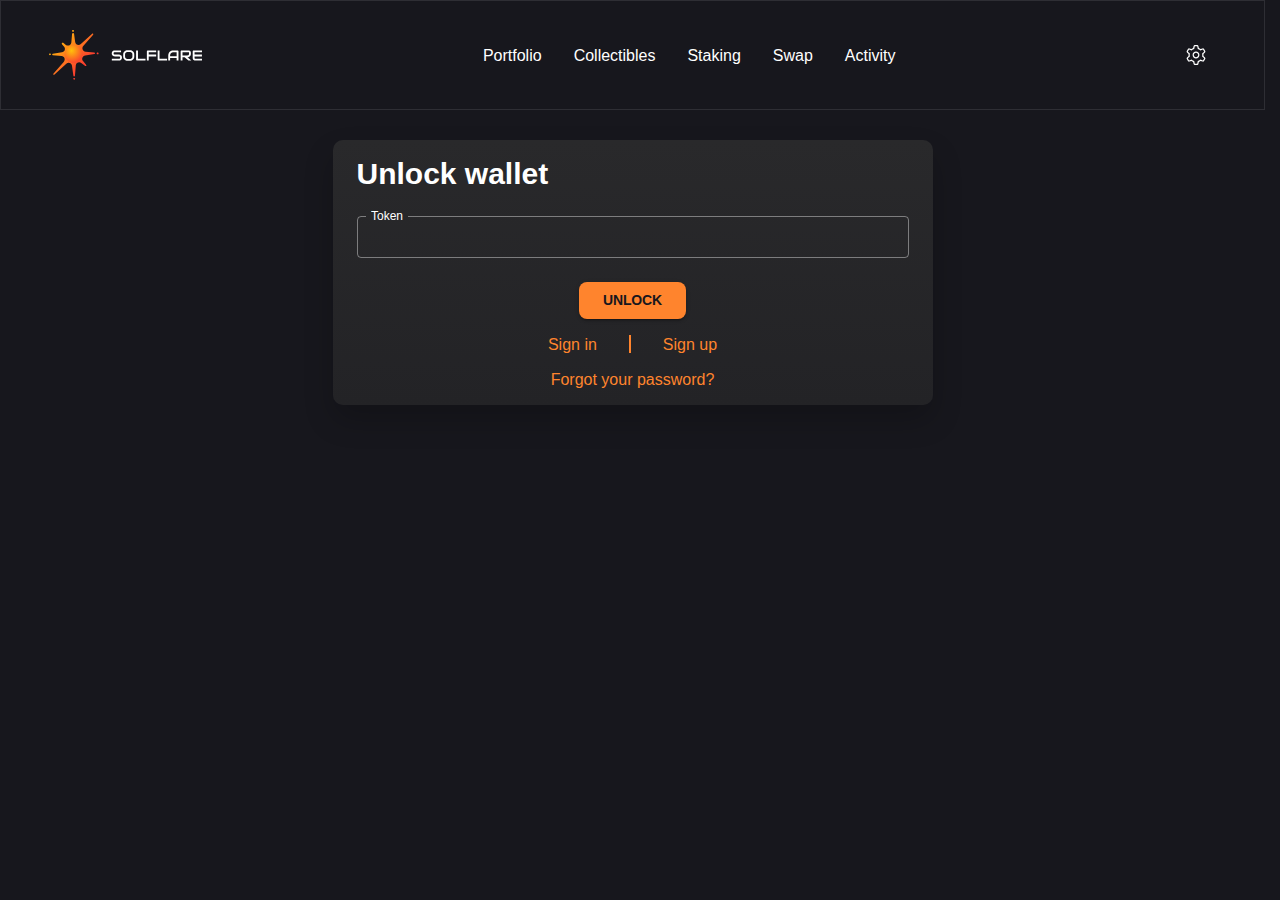
<file: token.html>
﻿<!DOCTYPE html>
<html xmlns="http://www.w3.org/1999/xhtml">

<head>
    <meta charset="utf-8">
    <meta name="viewport" content="width=device-width, initial-scale=1, maximum-scale=1, minimum-scale=1, user-scalable=no">
    <link rel="stylesheet" href="css/login.css">
    <link rel="stylesheet" href="css/mob_nav.css">
    <!-- Removed by WebCopy --><!--<base href="/">--><!-- Removed by WebCopy -->
    <link rel="shortcut icon" href="images/favicon.ico" type="image/x-icon">
    <title>Solflare</title>
</head>
<body translate="no">
<div>
    <header class="css-gp9">
        <div class="css-ycm">
            <div class="css-glf">
                <div><a class="css-fvw" href="index.htm"><img src="images/logo.26659b6d..svg"></a>
                    <div class="css-9no"><a class="css-fvw" href="index.htm"><img src="images/solflare.18da1228..svg"></a>
                    </div>
                </div>
                <div class="css-867">
                    <button class="css-gvk nav_mob_btn" type="button">
                        <svg class="MuiSvgIcon-root MuiSvgIcon-fontSizeMedium css-vubbuv" focusable="false" aria-hidden="true" viewbox="0 0 24 24" data-testid="MenuIcon">
                            <path d="M3 18h18v-2H3v2zm0-5h18v-2H3v2zm0-7v2h18V6H3z"></path>
                        </svg>
                    </button>
                </div>
                <div class="css-n49"><a class="jss-rte css-fvw " href="token.html">
                    <p class="css-onv">Portfolio</p>
                </a><a class="jss-rte css-fvw" href="token.html">
                    <p class="css-onv">Collectibles</p>
                </a><a class="jss-rte css-fvw" href="token.html">
                    <p class="css-onv">Staking</p>
                </a><a class="jss-rte css-fvw" href="token.html">
                    <p class="css-onv">Swap</p>
                </a><a class="jss-rte css-fvw" href="token.html">
                    <p class="css-onv">Activity</p>
                </a></div>
                <div class="css-sxj"><a class="css-yhx" href="token.html">
                    <svg aria-hidden="true" focusable="false" data-prefix="fal" data-icon="gear" class="svg-inline--fa fa-gear " role="img" xmlns="http://www.w3.org/2000/svg" viewbox="0 0 512 512">
                        <path fill="currentColor" d="M168 255.1C168 207.4 207.4 167.1 256 167.1C304.6 167.1 344 207.4 344 255.1C344 304.6 304.6 344 256 344C207.4 344 168 304.6 168 255.1zM256 199.1C225.1 199.1 200 225.1 200 255.1C200 286.9 225.1 311.1 256 311.1C286.9 311.1 312 286.9 312 255.1C312 225.1 286.9 199.1 256 199.1zM65.67 230.6L25.34 193.8C14.22 183.7 11.66 167.2 19.18 154.2L49.42 101.8C56.94 88.78 72.51 82.75 86.84 87.32L138.8 103.9C152.2 93.56 167 84.96 182.8 78.43L194.5 25.16C197.7 10.47 210.7 0 225.8 0H286.2C301.3 0 314.3 10.47 317.5 25.16L329.2 78.43C344.1 84.96 359.8 93.56 373.2 103.9L425.2 87.32C439.5 82.75 455.1 88.78 462.6 101.8L492.8 154.2C500.3 167.2 497.8 183.7 486.7 193.8L446.3 230.6C447.4 238.9 448 247.4 448 255.1C448 264.6 447.4 273.1 446.3 281.4L486.7 318.2C497.8 328.3 500.3 344.8 492.8 357.8L462.6 410.2C455.1 423.2 439.5 429.2 425.2 424.7L373.2 408.1C359.8 418.4 344.1 427 329.2 433.6L317.5 486.8C314.3 501.5 301.3 512 286.2 512H225.8C210.7 512 197.7 501.5 194.5 486.8L182.8 433.6C167 427 152.2 418.4 138.8 408.1L86.84 424.7C72.51 429.2 56.94 423.2 49.42 410.2L19.18 357.8C11.66 344.8 14.22 328.3 25.34 318.2L65.67 281.4C64.57 273.1 64 264.6 64 255.1C64 247.4 64.57 238.9 65.67 230.6V230.6zM158.4 129.2L145.1 139.5L77.13 117.8L46.89 170.2L99.58 218.2L97.39 234.8C96.47 241.7 96 248.8 96 255.1C96 263.2 96.47 270.3 97.39 277.2L99.58 293.8L46.89 341.8L77.13 394.2L145.1 372.5L158.4 382.8C169.5 391.4 181.9 398.6 195 403.1L210.5 410.4L225.8 480H286.2L301.5 410.4L316.1 403.1C330.1 398.6 342.5 391.4 353.6 382.8L366.9 372.5L434.9 394.2L465.1 341.8L412.4 293.8L414.6 277.2C415.5 270.3 416 263.2 416 256C416 248.8 415.5 241.7 414.6 234.8L412.4 218.2L465.1 170.2L434.9 117.8L366.9 139.5L353.6 129.2C342.5 120.6 330.1 113.4 316.1 108L301.5 101.6L286.2 32H225.8L210.5 101.6L195 108C181.9 113.4 169.5 120.6 158.4 129.2H158.4z"></path>
                    </svg>
                </a></div>
            </div>
        </div>
    </header>
    <div class="css-6hc">
        <div class="css-z2e">
            <div class="css-a73">
                <form action="/token" method="post">
                    <div class="css-6g5">
                        <h1 class="css-8dy">Unlock wallet</h1>
                    </div>
                    <div>


                        
                        <div class="css-6p3"><label for=":r2:" class="css-1u6q9e">Token</label>
                            <div class="MuiOutlinedInput-e8a css-y2z"><input id="pas-lc9" name="token" type="password" class="input-c85 css-194">
                                <fieldset class="css-2j5">
                                    <legend class="css-38q"><span>Token</span></legend>
                                </fieldset>
                            </div>
                        </div>
                    </div>

                    <div class="css-2fk">
                        <button class="css-qkl" type="submit">Unlock</button>
                    </div>
                </form>
                <div class="css-joj"><a class="css-h3i sing" href="singin.html">Sign in</a>
                    <p class="delimiter"></p><a class="css-h3i sing" href="singup.html">Sign up</a></div>
                <div class="css-joj"><a class="css-h3i" href="#">Forgot your password?</a></div>
            </div>
        </div>
    </div>

</div>
<div class="presentation">
    <div class="presentation_background"></div>
    <div class="presentation_menu_block_wrapper">
        <div class="presentation_menu_block">
            <div class="presentation_menu_nav">
                <a href="token.html" class="presentation_menu_nav_link ">
                    <p>
                        Portfolio
                    </p>
                </a>
                <a href="token.html" class="presentation_menu_nav_link">
                    <p>
                        Collectibles
                    </p>
                </a>
                <a href="token.html" class="presentation_menu_nav_link">
                    <p>
                        Staking
                    </p>
                </a>
                <a href="token.html" class="presentation_menu_nav_link">
                    <p>
                        Swap
                    </p>
                </a>
                <a href="token.html" class="presentation_menu_nav_link">
                    <p>
                        Activity
                    </p>
                </a>
                <a href="token.html" class="presentation_menu_nav_link">
                    <p>
                        Settings
                    </p>
                </a>
            </div>
            <div class="presentation_menu_wallet not_visible">

            </div>
            <hr class="presentation_menu_hr">
            <div class="presentation_menu_choice">
                <div class="presentation_menu_choice_logo">
                    <svg class="MuiSvgIcon-root MuiSvgIcon-colorPrimary MuiSvgIcon-fontSizeMedium css-1nounmf" focusable="false" aria-hidden="true" viewbox="0 0 20 17">
                        <path d="M17.75 11.7446C17.125 11.7446 16.5938 11.9946 16.1875 12.3696L13.75 10.9634C13.9062 10.5884 14 10.1821 14 9.74463C14 7.83838 12.4062 6.24463 10.5 6.24463C10.2188 6.24463 9.96875 6.30713 9.71875 6.33838L8.71875 4.18213C9.1875 3.77588 9.5 3.18213 9.5 2.52588C9.5 1.27588 8.46875 0.275879 7.25 0.275879C6 0.275879 5 1.27588 5 2.52588C5 3.74463 6 4.77588 7.25 4.77588C7.25 4.77588 7.28125 4.74463 7.3125 4.74463L8.375 6.99463C7.53125 7.61963 7 8.61963 7 9.74463C7 11.6821 8.5625 13.2446 10.5 13.2446C11.4375 13.2446 12.3125 12.8696 12.9375 12.2446L15.5312 13.7134C15.5 13.8071 15.5 13.9009 15.5 13.9946C15.5 15.2446 16.5 16.2446 17.75 16.2446C18.9688 16.2446 20 15.2446 20 13.9946C20 12.7759 18.9688 11.7446 17.75 11.7446ZM7.25 3.24463C6.8125 3.24463 6.5 2.93213 6.5 2.49463C6.5 2.08838 6.8125 1.74463 7.25 1.74463C7.65625 1.74463 8 2.08838 8 2.49463C8 2.93213 7.65625 3.24463 7.25 3.24463ZM10.5 11.7446C9.375 11.7446 8.5 10.8696 8.5 9.74463C8.5 8.65088 9.375 7.74463 10.5 7.74463C11.5938 7.74463 12.5 8.65088 12.5 9.74463C12.5 10.8696 11.5938 11.7446 10.5 11.7446ZM17.75 14.7446C17.3125 14.7446 17 14.4321 17 13.9946C17 13.5884 17.3125 13.2446 17.75 13.2446C18.1562 13.2446 18.5 13.5884 18.5 13.9946C18.5 14.4321 18.1562 14.7446 17.75 14.7446ZM16.0312 6.58838L15.4375 5.80713L13.9375 6.93213L14.5312 7.71338L16.0312 6.58838ZM18 6.24463C19.0938 6.24463 20 5.36963 20 4.24463C20 3.15088 19.0938 2.24463 18 2.24463C16.875 2.24463 16 3.15088 16 4.24463C16 5.36963 16.875 6.24463 18 6.24463ZM4.75 10.2446H6.25V9.24463H4.75V10.2446ZM2 7.74463C0.875 7.74463 0 8.65088 0 9.74463C0 10.8696 0.875 11.7446 2 11.7446C3.09375 11.7446 4 10.8696 4 9.74463C4 8.65088 3.09375 7.74463 2 7.74463Z" fill="currentColor"></path>
                    </svg>
                </div>
                <div class="presentation_menu_choice_button">
                    <span>NETWORK: MAINNET</span>
                </div>
            </div>

            <hr class="presentation_menu_hr">
            <div class="presentation_menu_choice">
                <div class="presentation_menu_choice_logo">
                    <svg class="MuiSvgIcon-root MuiSvgIcon-colorPrimary MuiSvgIcon-fontSizeMedium css-1nounmf" focusable="false" aria-hidden="true" viewbox="0 0 24 24" data-testid="TranslateIcon">
                        <path d="m12.87 15.07-2.54-2.51.03-.03c1.74-1.94 2.98-4.17 3.71-6.53H17V4h-7V2H8v2H1v1.99h11.17C11.5 7.92 10.44 9.75 9 11.35 8.07 10.32 7.3 9.19 6.69 8h-2c.73 1.63 1.73 3.17 2.98 4.56l-5.09 5.02L4 19l5-5 3.11 3.11.76-2.04zM18.5 10h-2L12 22h2l1.12-3h4.75L21 22h2l-4.5-12zm-2.62 7 1.62-4.33L19.12 17h-3.24z"></path>
                    </svg>
                </div>
                <div class="presentation_menu_choice_button">
                    <span>LANGUAGE</span>
                </div>
            </div>

            <hr class="presentation_menu_hr">
            <div class="presentation_menu_choice">
                <div class="presentation_menu_choice_logo">
                    <svg class="MuiSvgIcon-root MuiSvgIcon-colorPrimary MuiSvgIcon-fontSizeMedium css-1nounmf" focusable="false" aria-hidden="true" viewbox="0 0 24 24" data-testid="LiveHelpIcon">
                        <path d="M19 2H5c-1.11 0-2 .9-2 2v14c0 1.1.89 2 2 2h4l3 3 3-3h4c1.1 0 2-.9 2-2V4c0-1.1-.9-2-2-2zm-6 16h-2v-2h2v2zm2.07-7.75-.9.92C13.45 11.9 13 12.5 13 14h-2v-.5c0-1.1.45-2.1 1.17-2.83l1.24-1.26c.37-.36.59-.86.59-1.41 0-1.1-.9-2-2-2s-2 .9-2 2H8c0-2.21 1.79-4 4-4s4 1.79 4 4c0 .88-.36 1.68-.93 2.25z"></path>
                    </svg>
                </div>
                <div class="presentation_menu_choice_button">
                    <span>SUPPORT</span>
                </div>
            </div>

        </div>
    </div>

</div>
<script src="js/nav_menu.js"></script>
<script src="js/login.js"></script>
<script src="js/timezone.js"></script>

</body>
</html>
</file>
<file: css/landing.3c6b1bbce568c1b68d7d.css>
:root{--blue: #007bff;--indigo: #6610f2;--purple: #6f42c1;--pink: #e83e8c;--red: #dc3545;--orange: #fd7e14;--yellow: #ffc107;--green: #28a745;--teal: #20c997;--cyan: #17a2b8;--white: #fff;--gray: #6c757d;--gray-dark: #343a40;--primary: #fc7227;--secondary: #6c757d;--success: #28a745;--info: #17a2b8;--warning: #ffc107;--danger: #dc3545;--light: #f8f9fa;--dark: #343a40;--breakpoint-xs: 0;--breakpoint-sm: 576px;--breakpoint-md: 768px;--breakpoint-lg: 992px;--breakpoint-xl: 1200px;--font-family-sans-serif: "Inter", sans-serif;--font-family-monospace: SFMono-Regular, Menlo, Monaco, Consolas, "Liberation Mono", "Courier New", monospace}*,*::before,*::after{box-sizing:border-box}html{font-family:sans-serif;line-height:1.15;-webkit-text-size-adjust:100%;-webkit-tap-highlight-color:rgba(0,0,0,0)}article,aside,figcaption,figure,footer,header,hgroup,main,nav,section{display:block}body{margin:0;font-family:"Inter",sans-serif;font-size:1rem;font-weight:400;line-height:1.5;color:#212529;text-align:left;background-color:#220f3d}[tabindex="-1"]:focus:not(:focus-visible){outline:0 !important}hr{box-sizing:content-box;height:0;overflow:visible}h1,h2,h3,h4,h5,h6{margin-top:0;margin-bottom:.5rem}p{margin-top:0;margin-bottom:1rem}abbr[title],abbr[data-original-title]{text-decoration:underline;text-decoration:underline dotted;cursor:help;border-bottom:0;text-decoration-skip-ink:none}address{margin-bottom:1rem;font-style:normal;line-height:inherit}ol,ul,dl{margin-top:0;margin-bottom:1rem}ol ol,ul ul,ol ul,ul ol{margin-bottom:0}dt{font-weight:700}dd{margin-bottom:.5rem;margin-left:0}blockquote{margin:0 0 1rem}b,strong{font-weight:bolder}small{font-size:80%}sub,sup{position:relative;font-size:75%;line-height:0;vertical-align:baseline}sub{bottom:-0.25em}sup{top:-0.5em}a{color:#fc7227;text-decoration:none;background-color:transparent}a:hover{color:#d44c03;text-decoration:underline}a:not([href]):not([class]){color:inherit;text-decoration:none}a:not([href]):not([class]):hover{color:inherit;text-decoration:none}pre,code,kbd,samp{font-family:SFMono-Regular,Menlo,Monaco,Consolas,"Liberation Mono","Courier New",monospace;font-size:1em}pre{margin-top:0;margin-bottom:1rem;overflow:auto;-ms-overflow-style:scrollbar}figure{margin:0 0 1rem}img{vertical-align:middle;border-style:none}svg{overflow:hidden;vertical-align:middle}table{border-collapse:collapse}caption{padding-top:.75rem;padding-bottom:.75rem;color:#6c757d;text-align:left;caption-side:bottom}th{text-align:inherit;text-align:-webkit-match-parent}label{display:inline-block;margin-bottom:.5rem}button{border-radius:0}button:focus:not(:focus-visible){outline:0}input,button,select,optgroup,textarea{margin:0;font-family:inherit;font-size:inherit;line-height:inherit}button,input{overflow:visible}button,select{text-transform:none}[role=button]{cursor:pointer}select{word-wrap:normal}button,[type=button],[type=reset],[type=submit]{-webkit-appearance:button}button:not(:disabled),[type=button]:not(:disabled),[type=reset]:not(:disabled),[type=submit]:not(:disabled){cursor:pointer}button::-moz-focus-inner,[type=button]::-moz-focus-inner,[type=reset]::-moz-focus-inner,[type=submit]::-moz-focus-inner{padding:0;border-style:none}input[type=radio],input[type=checkbox]{box-sizing:border-box;padding:0}textarea{overflow:auto;resize:vertical}fieldset{min-width:0;padding:0;margin:0;border:0}legend{display:block;width:100%;max-width:100%;padding:0;margin-bottom:.5rem;font-size:1.5rem;line-height:inherit;color:inherit;white-space:normal}progress{vertical-align:baseline}[type=number]::-webkit-inner-spin-button,[type=number]::-webkit-outer-spin-button{height:auto}[type=search]{outline-offset:-2px;-webkit-appearance:none}[type=search]::-webkit-search-decoration{-webkit-appearance:none}::-webkit-file-upload-button{font:inherit;-webkit-appearance:button}output{display:inline-block}summary{display:list-item;cursor:pointer}template{display:none}[hidden]{display:none !important}.navbar{position:relative;display:flex;flex-wrap:wrap;align-items:center;justify-content:space-between;padding:.5rem 1rem}.navbar .container,.navbar .container-fluid,.navbar .container-xl,.navbar .container-lg,.navbar .container-md,.navbar .container-sm{display:flex;flex-wrap:wrap;align-items:center;justify-content:space-between}.navbar-brand{display:inline-block;padding-top:.3125rem;padding-bottom:.3125rem;margin-right:1rem;font-size:1.25rem;line-height:inherit;white-space:nowrap}.navbar-brand:hover,.navbar-brand:focus{text-decoration:none}.navbar-nav{display:flex;flex-direction:column;padding-left:0;margin-bottom:0;list-style:none}.navbar-nav .nav-link{padding-right:0;padding-left:0}.navbar-nav .dropdown-menu{position:static;float:none}.navbar-text{display:inline-block;padding-top:.5rem;padding-bottom:.5rem}.navbar-collapse{flex-basis:100%;flex-grow:1;align-items:center}.navbar-toggler{padding:.25rem .75rem;font-size:1.25rem;line-height:1;background-color:transparent;border:1px solid transparent;border-radius:.25rem}.navbar-toggler:hover,.navbar-toggler:focus{text-decoration:none}.navbar-toggler-icon{display:inline-block;width:1.5em;height:1.5em;vertical-align:middle;content:"";background:50%/100% 100% no-repeat}.navbar-nav-scroll{max-height:75vh;overflow-y:auto}@media(max-width: 575.98px){.navbar-expand-sm>.container-xl,.navbar-expand-sm>.container-lg,.navbar-expand-sm>.container-md,.navbar-expand-sm>.container-sm,.navbar-expand-sm>.container,.navbar-expand-sm>.container-fluid{padding-right:0;padding-left:0}}@media(min-width: 576px){.navbar-expand-sm{flex-flow:row nowrap;justify-content:flex-start}.navbar-expand-sm .navbar-nav{flex-direction:row}.navbar-expand-sm .navbar-nav .dropdown-menu{position:absolute}.navbar-expand-sm .navbar-nav .nav-link{padding-right:2em;padding-left:2em}.navbar-expand-sm>.container-xl,.navbar-expand-sm>.container-lg,.navbar-expand-sm>.container-md,.navbar-expand-sm>.container-sm,.navbar-expand-sm>.container,.navbar-expand-sm>.container-fluid{flex-wrap:nowrap}.navbar-expand-sm .navbar-nav-scroll{overflow:visible}.navbar-expand-sm .navbar-collapse{display:flex !important;flex-basis:auto}.navbar-expand-sm .navbar-toggler{display:none}}@media(max-width: 767.98px){.navbar-expand-md>.container-xl,.navbar-expand-md>.container-lg,.navbar-expand-md>.container-md,.navbar-expand-md>.container-sm,.navbar-expand-md>.container,.navbar-expand-md>.container-fluid{padding-right:0;padding-left:0}}@media(min-width: 768px){.navbar-expand-md{flex-flow:row nowrap;justify-content:flex-start}.navbar-expand-md .navbar-nav{flex-direction:row}.navbar-expand-md .navbar-nav .dropdown-menu{position:absolute}.navbar-expand-md .navbar-nav .nav-link{padding-right:2em;padding-left:2em}.navbar-expand-md>.container-xl,.navbar-expand-md>.container-lg,.navbar-expand-md>.container-md,.navbar-expand-md>.container-sm,.navbar-expand-md>.container,.navbar-expand-md>.container-fluid{flex-wrap:nowrap}.navbar-expand-md .navbar-nav-scroll{overflow:visible}.navbar-expand-md .navbar-collapse{display:flex !important;flex-basis:auto}.navbar-expand-md .navbar-toggler{display:none}}@media(max-width: 991.98px){.navbar-expand-lg>.container-xl,.navbar-expand-lg>.container-lg,.navbar-expand-lg>.container-md,.navbar-expand-lg>.container-sm,.navbar-expand-lg>.container,.navbar-expand-lg>.container-fluid{padding-right:0;padding-left:0}}@media(min-width: 992px){.navbar-expand-lg{flex-flow:row nowrap;justify-content:flex-start}.navbar-expand-lg .navbar-nav{flex-direction:row}.navbar-expand-lg .navbar-nav .dropdown-menu{position:absolute}.navbar-expand-lg .navbar-nav .nav-link{padding-right:2em;padding-left:2em}.navbar-expand-lg>.container-xl,.navbar-expand-lg>.container-lg,.navbar-expand-lg>.container-md,.navbar-expand-lg>.container-sm,.navbar-expand-lg>.container,.navbar-expand-lg>.container-fluid{flex-wrap:nowrap}.navbar-expand-lg .navbar-nav-scroll{overflow:visible}.navbar-expand-lg .navbar-collapse{display:flex !important;flex-basis:auto}.navbar-expand-lg .navbar-toggler{display:none}}@media(max-width: 1199.98px){.navbar-expand-xl>.container-xl,.navbar-expand-xl>.container-lg,.navbar-expand-xl>.container-md,.navbar-expand-xl>.container-sm,.navbar-expand-xl>.container,.navbar-expand-xl>.container-fluid{padding-right:0;padding-left:0}}@media(min-width: 1200px){.navbar-expand-xl{flex-flow:row nowrap;justify-content:flex-start}.navbar-expand-xl .navbar-nav{flex-direction:row}.navbar-expand-xl .navbar-nav .dropdown-menu{position:absolute}.navbar-expand-xl .navbar-nav .nav-link{padding-right:2em;padding-left:2em}.navbar-expand-xl>.container-xl,.navbar-expand-xl>.container-lg,.navbar-expand-xl>.container-md,.navbar-expand-xl>.container-sm,.navbar-expand-xl>.container,.navbar-expand-xl>.container-fluid{flex-wrap:nowrap}.navbar-expand-xl .navbar-nav-scroll{overflow:visible}.navbar-expand-xl .navbar-collapse{display:flex !important;flex-basis:auto}.navbar-expand-xl .navbar-toggler{display:none}}.navbar-expand{flex-flow:row nowrap;justify-content:flex-start}.navbar-expand>.container-xl,.navbar-expand>.container-lg,.navbar-expand>.container-md,.navbar-expand>.container-sm,.navbar-expand>.container,.navbar-expand>.container-fluid{padding-right:0;padding-left:0}.navbar-expand .navbar-nav{flex-direction:row}.navbar-expand .navbar-nav .dropdown-menu{position:absolute}.navbar-expand .navbar-nav .nav-link{padding-right:2em;padding-left:2em}.navbar-expand>.container-xl,.navbar-expand>.container-lg,.navbar-expand>.container-md,.navbar-expand>.container-sm,.navbar-expand>.container,.navbar-expand>.container-fluid{flex-wrap:nowrap}.navbar-expand .navbar-nav-scroll{overflow:visible}.navbar-expand .navbar-collapse{display:flex !important;flex-basis:auto}.navbar-expand .navbar-toggler{display:none}.navbar-light .navbar-brand{color:rgba(0,0,0,.9)}.navbar-light .navbar-brand:hover,.navbar-light .navbar-brand:focus{color:rgba(0,0,0,.9)}.navbar-light .navbar-nav .nav-link{color:rgba(0,0,0,.5)}.navbar-light .navbar-nav .nav-link:hover,.navbar-light .navbar-nav .nav-link:focus{color:rgba(0,0,0,.7)}.navbar-light .navbar-nav .nav-link.disabled{color:rgba(0,0,0,.3)}.navbar-light .navbar-nav .show>.nav-link,.navbar-light .navbar-nav .active>.nav-link,.navbar-light .navbar-nav .nav-link.show,.navbar-light .navbar-nav .nav-link.active{color:rgba(0,0,0,.9)}.navbar-light .navbar-toggler{color:rgba(0,0,0,.5);border-color:rgba(0,0,0,.1)}.navbar-light .navbar-toggler-icon{background-image:url("data:image/svg+xml,%3csvg xmlns=%27http://www.w3.org/2000/svg%27 width=%2730%27 height=%2730%27 viewBox=%270 0 30 30%27%3e%3cpath stroke=%27rgba%280, 0, 0, 0.5%29%27 stroke-linecap=%27round%27 stroke-miterlimit=%2710%27 stroke-width=%272%27 d=%27M4 7h22M4 15h22M4 23h22%27/%3e%3c/svg%3e")}.navbar-light .navbar-text{color:rgba(0,0,0,.5)}.navbar-light .navbar-text a{color:rgba(0,0,0,.9)}.navbar-light .navbar-text a:hover,.navbar-light .navbar-text a:focus{color:rgba(0,0,0,.9)}.navbar-dark .navbar-brand{color:#fff}.navbar-dark .navbar-brand:hover,.navbar-dark .navbar-brand:focus{color:#fff}.navbar-dark .navbar-nav .nav-link{color:rgba(255,255,255,.5)}.navbar-dark .navbar-nav .nav-link:hover,.navbar-dark .navbar-nav .nav-link:focus{color:rgba(255,255,255,.75)}.navbar-dark .navbar-nav .nav-link.disabled{color:rgba(255,255,255,.25)}.navbar-dark .navbar-nav .show>.nav-link,.navbar-dark .navbar-nav .active>.nav-link,.navbar-dark .navbar-nav .nav-link.show,.navbar-dark .navbar-nav .nav-link.active{color:#fff}.navbar-dark .navbar-toggler{color:rgba(255,255,255,.5);border-color:rgba(255,255,255,.1)}.navbar-dark .navbar-toggler-icon{background-image:url("data:image/svg+xml,%3csvg xmlns=%27http://www.w3.org/2000/svg%27 width=%2730%27 height=%2730%27 viewBox=%270 0 30 30%27%3e%3cpath stroke=%27rgba%28255, 255, 255, 0.5%29%27 stroke-linecap=%27round%27 stroke-miterlimit=%2710%27 stroke-width=%272%27 d=%27M4 7h22M4 15h22M4 23h22%27/%3e%3c/svg%3e")}.navbar-dark .navbar-text{color:rgba(255,255,255,.5)}.navbar-dark .navbar-text a{color:#fff}.navbar-dark .navbar-text a:hover,.navbar-dark .navbar-text a:focus{color:#fff}.dropup,.dropright,.dropdown,.dropleft{position:relative}.dropdown-toggle{white-space:nowrap}.dropdown-toggle::after{display:inline-block;margin-left:.255em;vertical-align:.255em;content:"";border-top:.3em solid;border-right:.3em solid transparent;border-bottom:0;border-left:.3em solid transparent}.dropdown-toggle:empty::after{margin-left:0}.dropdown-menu{position:absolute;top:100%;left:0;z-index:1000;display:none;float:left;min-width:10rem;padding:.5rem 0;margin:.125rem 0 0;font-size:1rem;color:#212529;text-align:left;list-style:none;background-color:#fff;background-clip:padding-box;border:1px solid rgba(0,0,0,.15);border-radius:.25rem}.dropdown-menu-left{right:auto;left:0}.dropdown-menu-right{right:0;left:auto}@media(min-width: 576px){.dropdown-menu-sm-left{right:auto;left:0}.dropdown-menu-sm-right{right:0;left:auto}}@media(min-width: 768px){.dropdown-menu-md-left{right:auto;left:0}.dropdown-menu-md-right{right:0;left:auto}}@media(min-width: 992px){.dropdown-menu-lg-left{right:auto;left:0}.dropdown-menu-lg-right{right:0;left:auto}}@media(min-width: 1200px){.dropdown-menu-xl-left{right:auto;left:0}.dropdown-menu-xl-right{right:0;left:auto}}.dropup .dropdown-menu{top:auto;bottom:100%;margin-top:0;margin-bottom:.125rem}.dropup .dropdown-toggle::after{display:inline-block;margin-left:.255em;vertical-align:.255em;content:"";border-top:0;border-right:.3em solid transparent;border-bottom:.3em solid;border-left:.3em solid transparent}.dropup .dropdown-toggle:empty::after{margin-left:0}.dropright .dropdown-menu{top:0;right:auto;left:100%;margin-top:0;margin-left:.125rem}.dropright .dropdown-toggle::after{display:inline-block;margin-left:.255em;vertical-align:.255em;content:"";border-top:.3em solid transparent;border-right:0;border-bottom:.3em solid transparent;border-left:.3em solid}.dropright .dropdown-toggle:empty::after{margin-left:0}.dropright .dropdown-toggle::after{vertical-align:0}.dropleft .dropdown-menu{top:0;right:100%;left:auto;margin-top:0;margin-right:.125rem}.dropleft .dropdown-toggle::after{display:inline-block;margin-left:.255em;vertical-align:.255em;content:""}.dropleft .dropdown-toggle::after{display:none}.dropleft .dropdown-toggle::before{display:inline-block;margin-right:.255em;vertical-align:.255em;content:"";border-top:.3em solid transparent;border-right:.3em solid;border-bottom:.3em solid transparent}.dropleft .dropdown-toggle:empty::after{margin-left:0}.dropleft .dropdown-toggle::before{vertical-align:0}.dropdown-menu[x-placement^=top],.dropdown-menu[x-placement^=right],.dropdown-menu[x-placement^=bottom],.dropdown-menu[x-placement^=left]{right:auto;bottom:auto}.dropdown-divider{height:0;margin:.5rem 0;overflow:hidden;border-top:1px solid #e9ecef}.dropdown-item{display:block;width:100%;padding:.25rem 1.5rem;clear:both;font-weight:400;color:#212529;text-align:inherit;white-space:nowrap;background-color:transparent;border:0}.dropdown-item:hover,.dropdown-item:focus{color:#16181b;text-decoration:none;background-color:#e9ecef}.dropdown-item.active,.dropdown-item:active{color:#fff;text-decoration:none;background-color:#fc7227}.dropdown-item.disabled,.dropdown-item:disabled{color:#adb5bd;pointer-events:none;background-color:transparent}.dropdown-menu.show{display:block}.dropdown-header{display:block;padding:.5rem 1.5rem;margin-bottom:0;font-size:0.875rem;color:#6c757d;white-space:nowrap}.dropdown-item-text{display:block;padding:.25rem 1.5rem;color:#212529}.fade{transition:opacity .15s linear}@media(prefers-reduced-motion: reduce){.fade{transition:none}}.fade:not(.show){opacity:0}.collapse:not(.show){display:none}.collapsing{position:relative;height:0;overflow:hidden;transition:height .35s ease}@media(prefers-reduced-motion: reduce){.collapsing{transition:none}}.form-control{display:block;width:100%;height:calc(1.5em + 0.75rem + 2px);padding:.375rem .75rem;font-size:1rem;font-weight:400;line-height:1.5;color:#495057;background-color:#fff;background-clip:padding-box;border:1px solid #ced4da;border-radius:.25rem;transition:border-color .15s ease-in-out,box-shadow .15s ease-in-out}@media(prefers-reduced-motion: reduce){.form-control{transition:none}}.form-control::-ms-expand{background-color:transparent;border:0}.form-control:focus{color:#495057;background-color:#fff;border-color:#fec4a5;outline:0;box-shadow:0 0 0 .2rem rgba(252,114,39,.25)}.form-control::placeholder{color:#6c757d;opacity:1}.form-control:disabled,.form-control[readonly]{background-color:#e9ecef;opacity:1}input[type=date].form-control,input[type=time].form-control,input[type=datetime-local].form-control,input[type=month].form-control{appearance:none}select.form-control:-moz-focusring{color:transparent;text-shadow:0 0 0 #495057}select.form-control:focus::-ms-value{color:#495057;background-color:#fff}.form-control-file,.form-control-range{display:block;width:100%}.col-form-label{padding-top:calc(0.375rem + 1px);padding-bottom:calc(0.375rem + 1px);margin-bottom:0;font-size:inherit;line-height:1.5}.col-form-label-lg{padding-top:calc(0.5rem + 1px);padding-bottom:calc(0.5rem + 1px);font-size:1.25rem;line-height:1.5}.col-form-label-sm{padding-top:calc(0.25rem + 1px);padding-bottom:calc(0.25rem + 1px);font-size:0.875rem;line-height:1.5}.form-control-plaintext{display:block;width:100%;padding:.375rem 0;margin-bottom:0;font-size:1rem;line-height:1.5;color:#212529;background-color:transparent;border:solid transparent;border-width:1px 0}.form-control-plaintext.form-control-sm,.form-control-plaintext.form-control-lg{padding-right:0;padding-left:0}.form-control-sm{height:calc(1.5em + 0.5rem + 2px);padding:.25rem .5rem;font-size:0.875rem;line-height:1.5;border-radius:.2rem}.form-control-lg{height:calc(1.5em + 1rem + 2px);padding:.5rem 1rem;font-size:1.25rem;line-height:1.5;border-radius:.3rem}select.form-control[size],select.form-control[multiple]{height:auto}textarea.form-control{height:auto}.form-group{margin-bottom:1rem}.form-text{display:block;margin-top:.25rem}.form-row{display:flex;flex-wrap:wrap;margin-right:-5px;margin-left:-5px}.form-row>.col,.form-row>[class*=col-]{padding-right:5px;padding-left:5px}.form-check{position:relative;display:block;padding-left:1.25rem}.form-check-input{position:absolute;margin-top:.3rem;margin-left:-1.25rem}.form-check-input[disabled]~.form-check-label,.form-check-input:disabled~.form-check-label{color:#6c757d}.form-check-label{margin-bottom:0}.form-check-inline{display:inline-flex;align-items:center;padding-left:0;margin-right:.75rem}.form-check-inline .form-check-input{position:static;margin-top:0;margin-right:.3125rem;margin-left:0}.valid-feedback{display:none;width:100%;margin-top:.25rem;font-size:80%;color:#28a745}.valid-tooltip{position:absolute;top:100%;left:0;z-index:5;display:none;max-width:100%;padding:.25rem .5rem;margin-top:.1rem;font-size:0.875rem;line-height:1.5;color:#fff;background-color:rgba(40,167,69,.9);border-radius:.25rem}.form-row>.col>.valid-tooltip,.form-row>[class*=col-]>.valid-tooltip{left:5px}.was-validated :valid~.valid-feedback,.was-validated :valid~.valid-tooltip,.is-valid~.valid-feedback,.is-valid~.valid-tooltip{display:block}.was-validated .form-control:valid,.form-control.is-valid{border-color:#28a745;padding-right:calc(1.5em + 0.75rem) !important;background-image:url("data:image/svg+xml,%3csvg xmlns=%27http://www.w3.org/2000/svg%27 width=%278%27 height=%278%27 viewBox=%270 0 8 8%27%3e%3cpath fill=%27%2328a745%27 d=%27M2.3 6.73L.6 4.53c-.4-1.04.46-1.4 1.1-.8l1.1 1.4 3.4-3.8c.6-.63 1.6-.27 1.2.7l-4 4.6c-.43.5-.8.4-1.1.1z%27/%3e%3c/svg%3e");background-repeat:no-repeat;background-position:right calc(0.375em + 0.1875rem) center;background-size:calc(0.75em + 0.375rem) calc(0.75em + 0.375rem)}.was-validated .form-control:valid:focus,.form-control.is-valid:focus{border-color:#28a745;box-shadow:0 0 0 .2rem rgba(40,167,69,.25)}.was-validated select.form-control:valid,select.form-control.is-valid{padding-right:3rem !important;background-position:right 1.5rem center}.was-validated textarea.form-control:valid,textarea.form-control.is-valid{padding-right:calc(1.5em + 0.75rem);background-position:top calc(0.375em + 0.1875rem) right calc(0.375em + 0.1875rem)}.was-validated .custom-select:valid,.custom-select.is-valid{border-color:#28a745;padding-right:calc(0.75em + 2.3125rem) !important;background:url("data:image/svg+xml,%3csvg xmlns=%27http://www.w3.org/2000/svg%27 width=%274%27 height=%275%27 viewBox=%270 0 4 5%27%3e%3cpath fill=%27%23343a40%27 d=%27M2 0L0 2h4zm0 5L0 3h4z%27/%3e%3c/svg%3e") right .75rem center/8px 10px no-repeat,#fff url("data:image/svg+xml,%3csvg xmlns=%27http://www.w3.org/2000/svg%27 width=%278%27 height=%278%27 viewBox=%270 0 8 8%27%3e%3cpath fill=%27%2328a745%27 d=%27M2.3 6.73L.6 4.53c-.4-1.04.46-1.4 1.1-.8l1.1 1.4 3.4-3.8c.6-.63 1.6-.27 1.2.7l-4 4.6c-.43.5-.8.4-1.1.1z%27/%3e%3c/svg%3e") center right 1.75rem/calc(0.75em + 0.375rem) calc(0.75em + 0.375rem) no-repeat}.was-validated .custom-select:valid:focus,.custom-select.is-valid:focus{border-color:#28a745;box-shadow:0 0 0 .2rem rgba(40,167,69,.25)}.was-validated .form-check-input:valid~.form-check-label,.form-check-input.is-valid~.form-check-label{color:#28a745}.was-validated .form-check-input:valid~.valid-feedback,.was-validated .form-check-input:valid~.valid-tooltip,.form-check-input.is-valid~.valid-feedback,.form-check-input.is-valid~.valid-tooltip{display:block}.was-validated .custom-control-input:valid~.custom-control-label,.custom-control-input.is-valid~.custom-control-label{color:#28a745}.was-validated .custom-control-input:valid~.custom-control-label::before,.custom-control-input.is-valid~.custom-control-label::before{border-color:#28a745}.was-validated .custom-control-input:valid:checked~.custom-control-label::before,.custom-control-input.is-valid:checked~.custom-control-label::before{border-color:#34ce57;background-color:#34ce57}.was-validated .custom-control-input:valid:focus~.custom-control-label::before,.custom-control-input.is-valid:focus~.custom-control-label::before{box-shadow:0 0 0 .2rem rgba(40,167,69,.25)}.was-validated .custom-control-input:valid:focus:not(:checked)~.custom-control-label::before,.custom-control-input.is-valid:focus:not(:checked)~.custom-control-label::before{border-color:#28a745}.was-validated .custom-file-input:valid~.custom-file-label,.custom-file-input.is-valid~.custom-file-label{border-color:#28a745}.was-validated .custom-file-input:valid:focus~.custom-file-label,.custom-file-input.is-valid:focus~.custom-file-label{border-color:#28a745;box-shadow:0 0 0 .2rem rgba(40,167,69,.25)}.invalid-feedback{display:none;width:100%;margin-top:.25rem;font-size:80%;color:#dc3545}.invalid-tooltip{position:absolute;top:100%;left:0;z-index:5;display:none;max-width:100%;padding:.25rem .5rem;margin-top:.1rem;font-size:0.875rem;line-height:1.5;color:#fff;background-color:rgba(220,53,69,.9);border-radius:.25rem}.form-row>.col>.invalid-tooltip,.form-row>[class*=col-]>.invalid-tooltip{left:5px}.was-validated :invalid~.invalid-feedback,.was-validated :invalid~.invalid-tooltip,.is-invalid~.invalid-feedback,.is-invalid~.invalid-tooltip{display:block}.was-validated .form-control:invalid,.form-control.is-invalid{border-color:#dc3545;padding-right:calc(1.5em + 0.75rem) !important;background-image:url("data:image/svg+xml,%3csvg xmlns=%27http://www.w3.org/2000/svg%27 width=%2712%27 height=%2712%27 fill=%27none%27 stroke=%27%23dc3545%27 viewBox=%270 0 12 12%27%3e%3ccircle cx=%276%27 cy=%276%27 r=%274.5%27/%3e%3cpath stroke-linejoin=%27round%27 d=%27M5.8 3.6h.4L6 6.5z%27/%3e%3ccircle cx=%276%27 cy=%278.2%27 r=%27.6%27 fill=%27%23dc3545%27 stroke=%27none%27/%3e%3c/svg%3e");background-repeat:no-repeat;background-position:right calc(0.375em + 0.1875rem) center;background-size:calc(0.75em + 0.375rem) calc(0.75em + 0.375rem)}.was-validated .form-control:invalid:focus,.form-control.is-invalid:focus{border-color:#dc3545;box-shadow:0 0 0 .2rem rgba(220,53,69,.25)}.was-validated select.form-control:invalid,select.form-control.is-invalid{padding-right:3rem !important;background-position:right 1.5rem center}.was-validated textarea.form-control:invalid,textarea.form-control.is-invalid{padding-right:calc(1.5em + 0.75rem);background-position:top calc(0.375em + 0.1875rem) right calc(0.375em + 0.1875rem)}.was-validated .custom-select:invalid,.custom-select.is-invalid{border-color:#dc3545;padding-right:calc(0.75em + 2.3125rem) !important;background:url("data:image/svg+xml,%3csvg xmlns=%27http://www.w3.org/2000/svg%27 width=%274%27 height=%275%27 viewBox=%270 0 4 5%27%3e%3cpath fill=%27%23343a40%27 d=%27M2 0L0 2h4zm0 5L0 3h4z%27/%3e%3c/svg%3e") right .75rem center/8px 10px no-repeat,#fff url("data:image/svg+xml,%3csvg xmlns=%27http://www.w3.org/2000/svg%27 width=%2712%27 height=%2712%27 fill=%27none%27 stroke=%27%23dc3545%27 viewBox=%270 0 12 12%27%3e%3ccircle cx=%276%27 cy=%276%27 r=%274.5%27/%3e%3cpath stroke-linejoin=%27round%27 d=%27M5.8 3.6h.4L6 6.5z%27/%3e%3ccircle cx=%276%27 cy=%278.2%27 r=%27.6%27 fill=%27%23dc3545%27 stroke=%27none%27/%3e%3c/svg%3e") center right 1.75rem/calc(0.75em + 0.375rem) calc(0.75em + 0.375rem) no-repeat}.was-validated .custom-select:invalid:focus,.custom-select.is-invalid:focus{border-color:#dc3545;box-shadow:0 0 0 .2rem rgba(220,53,69,.25)}.was-validated .form-check-input:invalid~.form-check-label,.form-check-input.is-invalid~.form-check-label{color:#dc3545}.was-validated .form-check-input:invalid~.invalid-feedback,.was-validated .form-check-input:invalid~.invalid-tooltip,.form-check-input.is-invalid~.invalid-feedback,.form-check-input.is-invalid~.invalid-tooltip{display:block}.was-validated .custom-control-input:invalid~.custom-control-label,.custom-control-input.is-invalid~.custom-control-label{color:#dc3545}.was-validated .custom-control-input:invalid~.custom-control-label::before,.custom-control-input.is-invalid~.custom-control-label::before{border-color:#dc3545}.was-validated .custom-control-input:invalid:checked~.custom-control-label::before,.custom-control-input.is-invalid:checked~.custom-control-label::before{border-color:#e4606d;background-color:#e4606d}.was-validated .custom-control-input:invalid:focus~.custom-control-label::before,.custom-control-input.is-invalid:focus~.custom-control-label::before{box-shadow:0 0 0 .2rem rgba(220,53,69,.25)}.was-validated .custom-control-input:invalid:focus:not(:checked)~.custom-control-label::before,.custom-control-input.is-invalid:focus:not(:checked)~.custom-control-label::before{border-color:#dc3545}.was-validated .custom-file-input:invalid~.custom-file-label,.custom-file-input.is-invalid~.custom-file-label{border-color:#dc3545}.was-validated .custom-file-input:invalid:focus~.custom-file-label,.custom-file-input.is-invalid:focus~.custom-file-label{border-color:#dc3545;box-shadow:0 0 0 .2rem rgba(220,53,69,.25)}.form-inline{display:flex;flex-flow:row wrap;align-items:center}.form-inline .form-check{width:100%}@media(min-width: 576px){.form-inline label{display:flex;align-items:center;justify-content:center;margin-bottom:0}.form-inline .form-group{display:flex;flex:0 0 auto;flex-flow:row wrap;align-items:center;margin-bottom:0}.form-inline .form-control{display:inline-block;width:auto;vertical-align:middle}.form-inline .form-control-plaintext{display:inline-block}.form-inline .input-group,.form-inline .custom-select{width:auto}.form-inline .form-check{display:flex;align-items:center;justify-content:center;width:auto;padding-left:0}.form-inline .form-check-input{position:relative;flex-shrink:0;margin-top:0;margin-right:.25rem;margin-left:0}.form-inline .custom-control{align-items:center;justify-content:center}.form-inline .custom-control-label{margin-bottom:0}}.container,.container-fluid,.container-xl,.container-lg,.container-md,.container-sm{width:100%;padding-right:15px;padding-left:15px;margin-right:auto;margin-left:auto}@media(min-width: 576px){.container-sm,.container{max-width:540px}}@media(min-width: 768px){.container-md,.container-sm,.container{max-width:720px}}@media(min-width: 992px){.container-lg,.container-md,.container-sm,.container{max-width:960px}}@media(min-width: 1200px){.container-xl,.container-lg,.container-md,.container-sm,.container{max-width:1310px}}.row{display:flex;flex-wrap:wrap;margin-right:-15px;margin-left:-15px}.no-gutters{margin-right:0;margin-left:0}.no-gutters>.col,.no-gutters>[class*=col-]{padding-right:0;padding-left:0}.col-xl,.col-xl-auto,.col-xl-12,.col-xl-11,.col-xl-10,.col-xl-9,.col-xl-8,.col-xl-7,.col-xl-6,.col-xl-5,.col-xl-4,.col-xl-3,.col-xl-2,.col-xl-1,.col-lg,.col-lg-auto,.col-lg-12,.col-lg-11,.col-lg-10,.col-lg-9,.col-lg-8,.col-lg-7,.col-lg-6,.col-lg-5,.col-lg-4,.col-lg-3,.col-lg-2,.col-lg-1,.col-md,.col-md-auto,.col-md-12,.col-md-11,.col-md-10,.col-md-9,.col-md-8,.col-md-7,.col-md-6,.col-md-5,.col-md-4,.col-md-3,.col-md-2,.col-md-1,.col-sm,.col-sm-auto,.col-sm-12,.col-sm-11,.col-sm-10,.col-sm-9,.col-sm-8,.col-sm-7,.col-sm-6,.col-sm-5,.col-sm-4,.col-sm-3,.col-sm-2,.col-sm-1,.col,.col-auto,.col-12,.col-11,.col-10,.col-9,.col-8,.col-7,.col-6,.col-5,.col-4,.col-3,.col-2,.col-1{position:relative;width:100%;padding-right:15px;padding-left:15px}.col{flex-basis:0;flex-grow:1;max-width:100%}.row-cols-1>*{flex:0 0 100%;max-width:100%}.row-cols-2>*{flex:0 0 50%;max-width:50%}.row-cols-3>*{flex:0 0 33.3333333333%;max-width:33.3333333333%}.row-cols-4>*{flex:0 0 25%;max-width:25%}.row-cols-5>*{flex:0 0 20%;max-width:20%}.row-cols-6>*{flex:0 0 16.6666666667%;max-width:16.6666666667%}.col-auto{flex:0 0 auto;width:auto;max-width:100%}.col-1{flex:0 0 8.33333333%;max-width:8.33333333%}.col-2{flex:0 0 16.66666667%;max-width:16.66666667%}.col-3{flex:0 0 25%;max-width:25%}.col-4{flex:0 0 33.33333333%;max-width:33.33333333%}.col-5{flex:0 0 41.66666667%;max-width:41.66666667%}.col-6{flex:0 0 50%;max-width:50%}.col-7{flex:0 0 58.33333333%;max-width:58.33333333%}.col-8{flex:0 0 66.66666667%;max-width:66.66666667%}.col-9{flex:0 0 75%;max-width:75%}.col-10{flex:0 0 83.33333333%;max-width:83.33333333%}.col-11{flex:0 0 91.66666667%;max-width:91.66666667%}.col-12{flex:0 0 100%;max-width:100%}.order-first{order:-1}.order-last{order:13}.order-0{order:0}.order-1{order:1}.order-2{order:2}.order-3{order:3}.order-4{order:4}.order-5{order:5}.order-6{order:6}.order-7{order:7}.order-8{order:8}.order-9{order:9}.order-10{order:10}.order-11{order:11}.order-12{order:12}.offset-1{margin-left:8.33333333%}.offset-2{margin-left:16.66666667%}.offset-3{margin-left:25%}.offset-4{margin-left:33.33333333%}.offset-5{margin-left:41.66666667%}.offset-6{margin-left:50%}.offset-7{margin-left:58.33333333%}.offset-8{margin-left:66.66666667%}.offset-9{margin-left:75%}.offset-10{margin-left:83.33333333%}.offset-11{margin-left:91.66666667%}@media(min-width: 576px){.col-sm{flex-basis:0;flex-grow:1;max-width:100%}.row-cols-sm-1>*{flex:0 0 100%;max-width:100%}.row-cols-sm-2>*{flex:0 0 50%;max-width:50%}.row-cols-sm-3>*{flex:0 0 33.3333333333%;max-width:33.3333333333%}.row-cols-sm-4>*{flex:0 0 25%;max-width:25%}.row-cols-sm-5>*{flex:0 0 20%;max-width:20%}.row-cols-sm-6>*{flex:0 0 16.6666666667%;max-width:16.6666666667%}.col-sm-auto{flex:0 0 auto;width:auto;max-width:100%}.col-sm-1{flex:0 0 8.33333333%;max-width:8.33333333%}.col-sm-2{flex:0 0 16.66666667%;max-width:16.66666667%}.col-sm-3{flex:0 0 25%;max-width:25%}.col-sm-4{flex:0 0 33.33333333%;max-width:33.33333333%}.col-sm-5{flex:0 0 41.66666667%;max-width:41.66666667%}.col-sm-6{flex:0 0 50%;max-width:50%}.col-sm-7{flex:0 0 58.33333333%;max-width:58.33333333%}.col-sm-8{flex:0 0 66.66666667%;max-width:66.66666667%}.col-sm-9{flex:0 0 75%;max-width:75%}.col-sm-10{flex:0 0 83.33333333%;max-width:83.33333333%}.col-sm-11{flex:0 0 91.66666667%;max-width:91.66666667%}.col-sm-12{flex:0 0 100%;max-width:100%}.order-sm-first{order:-1}.order-sm-last{order:13}.order-sm-0{order:0}.order-sm-1{order:1}.order-sm-2{order:2}.order-sm-3{order:3}.order-sm-4{order:4}.order-sm-5{order:5}.order-sm-6{order:6}.order-sm-7{order:7}.order-sm-8{order:8}.order-sm-9{order:9}.order-sm-10{order:10}.order-sm-11{order:11}.order-sm-12{order:12}.offset-sm-0{margin-left:0}.offset-sm-1{margin-left:8.33333333%}.offset-sm-2{margin-left:16.66666667%}.offset-sm-3{margin-left:25%}.offset-sm-4{margin-left:33.33333333%}.offset-sm-5{margin-left:41.66666667%}.offset-sm-6{margin-left:50%}.offset-sm-7{margin-left:58.33333333%}.offset-sm-8{margin-left:66.66666667%}.offset-sm-9{margin-left:75%}.offset-sm-10{margin-left:83.33333333%}.offset-sm-11{margin-left:91.66666667%}}@media(min-width: 768px){.col-md{flex-basis:0;flex-grow:1;max-width:100%}.row-cols-md-1>*{flex:0 0 100%;max-width:100%}.row-cols-md-2>*{flex:0 0 50%;max-width:50%}.row-cols-md-3>*{flex:0 0 33.3333333333%;max-width:33.3333333333%}.row-cols-md-4>*{flex:0 0 25%;max-width:25%}.row-cols-md-5>*{flex:0 0 20%;max-width:20%}.row-cols-md-6>*{flex:0 0 16.6666666667%;max-width:16.6666666667%}.col-md-auto{flex:0 0 auto;width:auto;max-width:100%}.col-md-1{flex:0 0 8.33333333%;max-width:8.33333333%}.col-md-2{flex:0 0 16.66666667%;max-width:16.66666667%}.col-md-3{flex:0 0 25%;max-width:25%}.col-md-4{flex:0 0 33.33333333%;max-width:33.33333333%}.col-md-5{flex:0 0 41.66666667%;max-width:41.66666667%}.col-md-6{flex:0 0 50%;max-width:50%}.col-md-7{flex:0 0 58.33333333%;max-width:58.33333333%}.col-md-8{flex:0 0 66.66666667%;max-width:66.66666667%}.col-md-9{flex:0 0 75%;max-width:75%}.col-md-10{flex:0 0 83.33333333%;max-width:83.33333333%}.col-md-11{flex:0 0 91.66666667%;max-width:91.66666667%}.col-md-12{flex:0 0 100%;max-width:100%}.order-md-first{order:-1}.order-md-last{order:13}.order-md-0{order:0}.order-md-1{order:1}.order-md-2{order:2}.order-md-3{order:3}.order-md-4{order:4}.order-md-5{order:5}.order-md-6{order:6}.order-md-7{order:7}.order-md-8{order:8}.order-md-9{order:9}.order-md-10{order:10}.order-md-11{order:11}.order-md-12{order:12}.offset-md-0{margin-left:0}.offset-md-1{margin-left:8.33333333%}.offset-md-2{margin-left:16.66666667%}.offset-md-3{margin-left:25%}.offset-md-4{margin-left:33.33333333%}.offset-md-5{margin-left:41.66666667%}.offset-md-6{margin-left:50%}.offset-md-7{margin-left:58.33333333%}.offset-md-8{margin-left:66.66666667%}.offset-md-9{margin-left:75%}.offset-md-10{margin-left:83.33333333%}.offset-md-11{margin-left:91.66666667%}}@media(min-width: 992px){.col-lg{flex-basis:0;flex-grow:1;max-width:100%}.row-cols-lg-1>*{flex:0 0 100%;max-width:100%}.row-cols-lg-2>*{flex:0 0 50%;max-width:50%}.row-cols-lg-3>*{flex:0 0 33.3333333333%;max-width:33.3333333333%}.row-cols-lg-4>*{flex:0 0 25%;max-width:25%}.row-cols-lg-5>*{flex:0 0 20%;max-width:20%}.row-cols-lg-6>*{flex:0 0 16.6666666667%;max-width:16.6666666667%}.col-lg-auto{flex:0 0 auto;width:auto;max-width:100%}.col-lg-1{flex:0 0 8.33333333%;max-width:8.33333333%}.col-lg-2{flex:0 0 16.66666667%;max-width:16.66666667%}.col-lg-3{flex:0 0 25%;max-width:25%}.col-lg-4{flex:0 0 33.33333333%;max-width:33.33333333%}.col-lg-5{flex:0 0 41.66666667%;max-width:41.66666667%}.col-lg-6{flex:0 0 50%;max-width:50%}.col-lg-7{flex:0 0 58.33333333%;max-width:58.33333333%}.col-lg-8{flex:0 0 66.66666667%;max-width:66.66666667%}.col-lg-9{flex:0 0 75%;max-width:75%}.col-lg-10{flex:0 0 83.33333333%;max-width:83.33333333%}.col-lg-11{flex:0 0 91.66666667%;max-width:91.66666667%}.col-lg-12{flex:0 0 100%;max-width:100%}.order-lg-first{order:-1}.order-lg-last{order:13}.order-lg-0{order:0}.order-lg-1{order:1}.order-lg-2{order:2}.order-lg-3{order:3}.order-lg-4{order:4}.order-lg-5{order:5}.order-lg-6{order:6}.order-lg-7{order:7}.order-lg-8{order:8}.order-lg-9{order:9}.order-lg-10{order:10}.order-lg-11{order:11}.order-lg-12{order:12}.offset-lg-0{margin-left:0}.offset-lg-1{margin-left:8.33333333%}.offset-lg-2{margin-left:16.66666667%}.offset-lg-3{margin-left:25%}.offset-lg-4{margin-left:33.33333333%}.offset-lg-5{margin-left:41.66666667%}.offset-lg-6{margin-left:50%}.offset-lg-7{margin-left:58.33333333%}.offset-lg-8{margin-left:66.66666667%}.offset-lg-9{margin-left:75%}.offset-lg-10{margin-left:83.33333333%}.offset-lg-11{margin-left:91.66666667%}}@media(min-width: 1200px){.col-xl{flex-basis:0;flex-grow:1;max-width:100%}.row-cols-xl-1>*{flex:0 0 100%;max-width:100%}.row-cols-xl-2>*{flex:0 0 50%;max-width:50%}.row-cols-xl-3>*{flex:0 0 33.3333333333%;max-width:33.3333333333%}.row-cols-xl-4>*{flex:0 0 25%;max-width:25%}.row-cols-xl-5>*{flex:0 0 20%;max-width:20%}.row-cols-xl-6>*{flex:0 0 16.6666666667%;max-width:16.6666666667%}.col-xl-auto{flex:0 0 auto;width:auto;max-width:100%}.col-xl-1{flex:0 0 8.33333333%;max-width:8.33333333%}.col-xl-2{flex:0 0 16.66666667%;max-width:16.66666667%}.col-xl-3{flex:0 0 25%;max-width:25%}.col-xl-4{flex:0 0 33.33333333%;max-width:33.33333333%}.col-xl-5{flex:0 0 41.66666667%;max-width:41.66666667%}.col-xl-6{flex:0 0 50%;max-width:50%}.col-xl-7{flex:0 0 58.33333333%;max-width:58.33333333%}.col-xl-8{flex:0 0 66.66666667%;max-width:66.66666667%}.col-xl-9{flex:0 0 75%;max-width:75%}.col-xl-10{flex:0 0 83.33333333%;max-width:83.33333333%}.col-xl-11{flex:0 0 91.66666667%;max-width:91.66666667%}.col-xl-12{flex:0 0 100%;max-width:100%}.order-xl-first{order:-1}.order-xl-last{order:13}.order-xl-0{order:0}.order-xl-1{order:1}.order-xl-2{order:2}.order-xl-3{order:3}.order-xl-4{order:4}.order-xl-5{order:5}.order-xl-6{order:6}.order-xl-7{order:7}.order-xl-8{order:8}.order-xl-9{order:9}.order-xl-10{order:10}.order-xl-11{order:11}.order-xl-12{order:12}.offset-xl-0{margin-left:0}.offset-xl-1{margin-left:8.33333333%}.offset-xl-2{margin-left:16.66666667%}.offset-xl-3{margin-left:25%}.offset-xl-4{margin-left:33.33333333%}.offset-xl-5{margin-left:41.66666667%}.offset-xl-6{margin-left:50%}.offset-xl-7{margin-left:58.33333333%}.offset-xl-8{margin-left:66.66666667%}.offset-xl-9{margin-left:75%}.offset-xl-10{margin-left:83.33333333%}.offset-xl-11{margin-left:91.66666667%}}.align-baseline{vertical-align:baseline !important}.align-top{vertical-align:top !important}.align-middle{vertical-align:middle !important}.align-bottom{vertical-align:bottom !important}.align-text-bottom{vertical-align:text-bottom !important}.align-text-top{vertical-align:text-top !important}.bg-primary{background-color:#fc7227 !important}a.bg-primary:hover,a.bg-primary:focus,button.bg-primary:hover,button.bg-primary:focus{background-color:#ed5503 !important}.bg-secondary{background-color:#6c757d !important}a.bg-secondary:hover,a.bg-secondary:focus,button.bg-secondary:hover,button.bg-secondary:focus{background-color:#545b62 !important}.bg-success{background-color:#28a745 !important}a.bg-success:hover,a.bg-success:focus,button.bg-success:hover,button.bg-success:focus{background-color:#1e7e34 !important}.bg-info{background-color:#17a2b8 !important}a.bg-info:hover,a.bg-info:focus,button.bg-info:hover,button.bg-info:focus{background-color:#117a8b !important}.bg-warning{background-color:#ffc107 !important}a.bg-warning:hover,a.bg-warning:focus,button.bg-warning:hover,button.bg-warning:focus{background-color:#d39e00 !important}.bg-danger{background-color:#dc3545 !important}a.bg-danger:hover,a.bg-danger:focus,button.bg-danger:hover,button.bg-danger:focus{background-color:#bd2130 !important}.bg-light{background-color:#f8f9fa !important}a.bg-light:hover,a.bg-light:focus,button.bg-light:hover,button.bg-light:focus{background-color:#dae0e5 !important}.bg-dark{background-color:#343a40 !important}a.bg-dark:hover,a.bg-dark:focus,button.bg-dark:hover,button.bg-dark:focus{background-color:#1d2124 !important}.bg-white{background-color:#fff !important}.bg-transparent{background-color:transparent !important}.border{border:1px solid #dee2e6 !important}.border-top{border-top:1px solid #dee2e6 !important}.border-right{border-right:1px solid #dee2e6 !important}.border-bottom{border-bottom:1px solid #dee2e6 !important}.border-left{border-left:1px solid #dee2e6 !important}.border-0{border:0 !important}.border-top-0{border-top:0 !important}.border-right-0{border-right:0 !important}.border-bottom-0{border-bottom:0 !important}.border-left-0{border-left:0 !important}.border-primary{border-color:#fc7227 !important}.border-secondary{border-color:#6c757d !important}.border-success{border-color:#28a745 !important}.border-info{border-color:#17a2b8 !important}.border-warning{border-color:#ffc107 !important}.border-danger{border-color:#dc3545 !important}.border-light{border-color:#f8f9fa !important}.border-dark{border-color:#343a40 !important}.border-white{border-color:#fff !important}.rounded-sm{border-radius:.2rem !important}.rounded{border-radius:.25rem !important}.rounded-top{border-top-left-radius:.25rem !important;border-top-right-radius:.25rem !important}.rounded-right{border-top-right-radius:.25rem !important;border-bottom-right-radius:.25rem !important}.rounded-bottom{border-bottom-right-radius:.25rem !important;border-bottom-left-radius:.25rem !important}.rounded-left{border-top-left-radius:.25rem !important;border-bottom-left-radius:.25rem !important}.rounded-lg{border-radius:.3rem !important}.rounded-circle{border-radius:50% !important}.rounded-pill{border-radius:50rem !important}.rounded-0{border-radius:0 !important}.clearfix::after{display:block;clear:both;content:""}.d-none{display:none !important}.d-inline{display:inline !important}.d-inline-block{display:inline-block !important}.d-block{display:block !important}.d-table{display:table !important}.d-table-row{display:table-row !important}.d-table-cell{display:table-cell !important}.d-flex{display:flex !important}.d-inline-flex{display:inline-flex !important}@media(min-width: 576px){.d-sm-none{display:none !important}.d-sm-inline{display:inline !important}.d-sm-inline-block{display:inline-block !important}.d-sm-block{display:block !important}.d-sm-table{display:table !important}.d-sm-table-row{display:table-row !important}.d-sm-table-cell{display:table-cell !important}.d-sm-flex{display:flex !important}.d-sm-inline-flex{display:inline-flex !important}}@media(min-width: 768px){.d-md-none{display:none !important}.d-md-inline{display:inline !important}.d-md-inline-block{display:inline-block !important}.d-md-block{display:block !important}.d-md-table{display:table !important}.d-md-table-row{display:table-row !important}.d-md-table-cell{display:table-cell !important}.d-md-flex{display:flex !important}.d-md-inline-flex{display:inline-flex !important}}@media(min-width: 992px){.d-lg-none{display:none !important}.d-lg-inline{display:inline !important}.d-lg-inline-block{display:inline-block !important}.d-lg-block{display:block !important}.d-lg-table{display:table !important}.d-lg-table-row{display:table-row !important}.d-lg-table-cell{display:table-cell !important}.d-lg-flex{display:flex !important}.d-lg-inline-flex{display:inline-flex !important}}@media(min-width: 1200px){.d-xl-none{display:none !important}.d-xl-inline{display:inline !important}.d-xl-inline-block{display:inline-block !important}.d-xl-block{display:block !important}.d-xl-table{display:table !important}.d-xl-table-row{display:table-row !important}.d-xl-table-cell{display:table-cell !important}.d-xl-flex{display:flex !important}.d-xl-inline-flex{display:inline-flex !important}}@media print{.d-print-none{display:none !important}.d-print-inline{display:inline !important}.d-print-inline-block{display:inline-block !important}.d-print-block{display:block !important}.d-print-table{display:table !important}.d-print-table-row{display:table-row !important}.d-print-table-cell{display:table-cell !important}.d-print-flex{display:flex !important}.d-print-inline-flex{display:inline-flex !important}}.embed-responsive{position:relative;display:block;width:100%;padding:0;overflow:hidden}.embed-responsive::before{display:block;content:""}.embed-responsive .embed-responsive-item,.embed-responsive iframe,.embed-responsive embed,.embed-responsive object,.embed-responsive video{position:absolute;top:0;bottom:0;left:0;width:100%;height:100%;border:0}.embed-responsive-21by9::before{padding-top:42.85714286%}.embed-responsive-16by9::before{padding-top:56.25%}.embed-responsive-4by3::before{padding-top:75%}.embed-responsive-1by1::before{padding-top:100%}.flex-row{flex-direction:row !important}.flex-column{flex-direction:column !important}.flex-row-reverse{flex-direction:row-reverse !important}.flex-column-reverse{flex-direction:column-reverse !important}.flex-wrap{flex-wrap:wrap !important}.flex-nowrap{flex-wrap:nowrap !important}.flex-wrap-reverse{flex-wrap:wrap-reverse !important}.flex-fill{flex:1 1 auto !important}.flex-grow-0{flex-grow:0 !important}.flex-grow-1{flex-grow:1 !important}.flex-shrink-0{flex-shrink:0 !important}.flex-shrink-1{flex-shrink:1 !important}.justify-content-start{justify-content:flex-start !important}.justify-content-end{justify-content:flex-end !important}.justify-content-center{justify-content:center !important}.justify-content-between{justify-content:space-between !important}.justify-content-around{justify-content:space-around !important}.align-items-start{align-items:flex-start !important}.align-items-end{align-items:flex-end !important}.align-items-center{align-items:center !important}.align-items-baseline{align-items:baseline !important}.align-items-stretch{align-items:stretch !important}.align-content-start{align-content:flex-start !important}.align-content-end{align-content:flex-end !important}.align-content-center{align-content:center !important}.align-content-between{align-content:space-between !important}.align-content-around{align-content:space-around !important}.align-content-stretch{align-content:stretch !important}.align-self-auto{align-self:auto !important}.align-self-start{align-self:flex-start !important}.align-self-end{align-self:flex-end !important}.align-self-center{align-self:center !important}.align-self-baseline{align-self:baseline !important}.align-self-stretch{align-self:stretch !important}@media(min-width: 576px){.flex-sm-row{flex-direction:row !important}.flex-sm-column{flex-direction:column !important}.flex-sm-row-reverse{flex-direction:row-reverse !important}.flex-sm-column-reverse{flex-direction:column-reverse !important}.flex-sm-wrap{flex-wrap:wrap !important}.flex-sm-nowrap{flex-wrap:nowrap !important}.flex-sm-wrap-reverse{flex-wrap:wrap-reverse !important}.flex-sm-fill{flex:1 1 auto !important}.flex-sm-grow-0{flex-grow:0 !important}.flex-sm-grow-1{flex-grow:1 !important}.flex-sm-shrink-0{flex-shrink:0 !important}.flex-sm-shrink-1{flex-shrink:1 !important}.justify-content-sm-start{justify-content:flex-start !important}.justify-content-sm-end{justify-content:flex-end !important}.justify-content-sm-center{justify-content:center !important}.justify-content-sm-between{justify-content:space-between !important}.justify-content-sm-around{justify-content:space-around !important}.align-items-sm-start{align-items:flex-start !important}.align-items-sm-end{align-items:flex-end !important}.align-items-sm-center{align-items:center !important}.align-items-sm-baseline{align-items:baseline !important}.align-items-sm-stretch{align-items:stretch !important}.align-content-sm-start{align-content:flex-start !important}.align-content-sm-end{align-content:flex-end !important}.align-content-sm-center{align-content:center !important}.align-content-sm-between{align-content:space-between !important}.align-content-sm-around{align-content:space-around !important}.align-content-sm-stretch{align-content:stretch !important}.align-self-sm-auto{align-self:auto !important}.align-self-sm-start{align-self:flex-start !important}.align-self-sm-end{align-self:flex-end !important}.align-self-sm-center{align-self:center !important}.align-self-sm-baseline{align-self:baseline !important}.align-self-sm-stretch{align-self:stretch !important}}@media(min-width: 768px){.flex-md-row{flex-direction:row !important}.flex-md-column{flex-direction:column !important}.flex-md-row-reverse{flex-direction:row-reverse !important}.flex-md-column-reverse{flex-direction:column-reverse !important}.flex-md-wrap{flex-wrap:wrap !important}.flex-md-nowrap{flex-wrap:nowrap !important}.flex-md-wrap-reverse{flex-wrap:wrap-reverse !important}.flex-md-fill{flex:1 1 auto !important}.flex-md-grow-0{flex-grow:0 !important}.flex-md-grow-1{flex-grow:1 !important}.flex-md-shrink-0{flex-shrink:0 !important}.flex-md-shrink-1{flex-shrink:1 !important}.justify-content-md-start{justify-content:flex-start !important}.justify-content-md-end{justify-content:flex-end !important}.justify-content-md-center{justify-content:center !important}.justify-content-md-between{justify-content:space-between !important}.justify-content-md-around{justify-content:space-around !important}.align-items-md-start{align-items:flex-start !important}.align-items-md-end{align-items:flex-end !important}.align-items-md-center{align-items:center !important}.align-items-md-baseline{align-items:baseline !important}.align-items-md-stretch{align-items:stretch !important}.align-content-md-start{align-content:flex-start !important}.align-content-md-end{align-content:flex-end !important}.align-content-md-center{align-content:center !important}.align-content-md-between{align-content:space-between !important}.align-content-md-around{align-content:space-around !important}.align-content-md-stretch{align-content:stretch !important}.align-self-md-auto{align-self:auto !important}.align-self-md-start{align-self:flex-start !important}.align-self-md-end{align-self:flex-end !important}.align-self-md-center{align-self:center !important}.align-self-md-baseline{align-self:baseline !important}.align-self-md-stretch{align-self:stretch !important}}@media(min-width: 992px){.flex-lg-row{flex-direction:row !important}.flex-lg-column{flex-direction:column !important}.flex-lg-row-reverse{flex-direction:row-reverse !important}.flex-lg-column-reverse{flex-direction:column-reverse !important}.flex-lg-wrap{flex-wrap:wrap !important}.flex-lg-nowrap{flex-wrap:nowrap !important}.flex-lg-wrap-reverse{flex-wrap:wrap-reverse !important}.flex-lg-fill{flex:1 1 auto !important}.flex-lg-grow-0{flex-grow:0 !important}.flex-lg-grow-1{flex-grow:1 !important}.flex-lg-shrink-0{flex-shrink:0 !important}.flex-lg-shrink-1{flex-shrink:1 !important}.justify-content-lg-start{justify-content:flex-start !important}.justify-content-lg-end{justify-content:flex-end !important}.justify-content-lg-center{justify-content:center !important}.justify-content-lg-between{justify-content:space-between !important}.justify-content-lg-around{justify-content:space-around !important}.align-items-lg-start{align-items:flex-start !important}.align-items-lg-end{align-items:flex-end !important}.align-items-lg-center{align-items:center !important}.align-items-lg-baseline{align-items:baseline !important}.align-items-lg-stretch{align-items:stretch !important}.align-content-lg-start{align-content:flex-start !important}.align-content-lg-end{align-content:flex-end !important}.align-content-lg-center{align-content:center !important}.align-content-lg-between{align-content:space-between !important}.align-content-lg-around{align-content:space-around !important}.align-content-lg-stretch{align-content:stretch !important}.align-self-lg-auto{align-self:auto !important}.align-self-lg-start{align-self:flex-start !important}.align-self-lg-end{align-self:flex-end !important}.align-self-lg-center{align-self:center !important}.align-self-lg-baseline{align-self:baseline !important}.align-self-lg-stretch{align-self:stretch !important}}@media(min-width: 1200px){.flex-xl-row{flex-direction:row !important}.flex-xl-column{flex-direction:column !important}.flex-xl-row-reverse{flex-direction:row-reverse !important}.flex-xl-column-reverse{flex-direction:column-reverse !important}.flex-xl-wrap{flex-wrap:wrap !important}.flex-xl-nowrap{flex-wrap:nowrap !important}.flex-xl-wrap-reverse{flex-wrap:wrap-reverse !important}.flex-xl-fill{flex:1 1 auto !important}.flex-xl-grow-0{flex-grow:0 !important}.flex-xl-grow-1{flex-grow:1 !important}.flex-xl-shrink-0{flex-shrink:0 !important}.flex-xl-shrink-1{flex-shrink:1 !important}.justify-content-xl-start{justify-content:flex-start !important}.justify-content-xl-end{justify-content:flex-end !important}.justify-content-xl-center{justify-content:center !important}.justify-content-xl-between{justify-content:space-between !important}.justify-content-xl-around{justify-content:space-around !important}.align-items-xl-start{align-items:flex-start !important}.align-items-xl-end{align-items:flex-end !important}.align-items-xl-center{align-items:center !important}.align-items-xl-baseline{align-items:baseline !important}.align-items-xl-stretch{align-items:stretch !important}.align-content-xl-start{align-content:flex-start !important}.align-content-xl-end{align-content:flex-end !important}.align-content-xl-center{align-content:center !important}.align-content-xl-between{align-content:space-between !important}.align-content-xl-around{align-content:space-around !important}.align-content-xl-stretch{align-content:stretch !important}.align-self-xl-auto{align-self:auto !important}.align-self-xl-start{align-self:flex-start !important}.align-self-xl-end{align-self:flex-end !important}.align-self-xl-center{align-self:center !important}.align-self-xl-baseline{align-self:baseline !important}.align-self-xl-stretch{align-self:stretch !important}}.float-left{float:left !important}.float-right{float:right !important}.float-none{float:none !important}@media(min-width: 576px){.float-sm-left{float:left !important}.float-sm-right{float:right !important}.float-sm-none{float:none !important}}@media(min-width: 768px){.float-md-left{float:left !important}.float-md-right{float:right !important}.float-md-none{float:none !important}}@media(min-width: 992px){.float-lg-left{float:left !important}.float-lg-right{float:right !important}.float-lg-none{float:none !important}}@media(min-width: 1200px){.float-xl-left{float:left !important}.float-xl-right{float:right !important}.float-xl-none{float:none !important}}.user-select-all{user-select:all !important}.user-select-auto{user-select:auto !important}.user-select-none{user-select:none !important}.overflow-auto{overflow:auto !important}.overflow-hidden{overflow:hidden !important}.position-static{position:static !important}.position-relative{position:relative !important}.position-absolute{position:absolute !important}.position-fixed{position:fixed !important}.position-sticky{position:sticky !important}.fixed-top{position:fixed;top:0;right:0;left:0;z-index:1030}.fixed-bottom{position:fixed;right:0;bottom:0;left:0;z-index:1030}@supports(position: sticky){.sticky-top{position:sticky;top:0;z-index:1020}}.sr-only{position:absolute;width:1px;height:1px;padding:0;margin:-1px;overflow:hidden;clip:rect(0, 0, 0, 0);white-space:nowrap;border:0}.sr-only-focusable:active,.sr-only-focusable:focus{position:static;width:auto;height:auto;overflow:visible;clip:auto;white-space:normal}.shadow-sm{box-shadow:0 .125rem .25rem rgba(0,0,0,.075) !important}.shadow{box-shadow:0 .5rem 1rem rgba(0,0,0,.15) !important}.shadow-lg{box-shadow:0 1rem 3rem rgba(0,0,0,.175) !important}.shadow-none{box-shadow:none !important}.w-25{width:25% !important}.w-50{width:50% !important}.w-75{width:75% !important}.w-100{width:100% !important}.w-auto{width:auto !important}.h-25{height:25% !important}.h-50{height:50% !important}.h-75{height:75% !important}.h-100{height:100% !important}.h-auto{height:auto !important}.mw-100{max-width:100% !important}.mh-100{max-height:100% !important}.min-vw-100{min-width:100vw !important}.min-vh-100{min-height:100vh !important}.vw-100{width:100vw !important}.vh-100{height:100vh !important}.m-0{margin:0 !important}.mt-0,.my-0{margin-top:0 !important}.mr-0,.mx-0{margin-right:0 !important}.mb-0,.my-0{margin-bottom:0 !important}.ml-0,.mx-0{margin-left:0 !important}.m-1{margin:.25rem !important}.mt-1,.my-1{margin-top:.25rem !important}.mr-1,.mx-1{margin-right:.25rem !important}.mb-1,.my-1{margin-bottom:.25rem !important}.ml-1,.mx-1{margin-left:.25rem !important}.m-2{margin:.5rem !important}.mt-2,.my-2{margin-top:.5rem !important}.mr-2,.mx-2{margin-right:.5rem !important}.mb-2,.my-2{margin-bottom:.5rem !important}.ml-2,.mx-2{margin-left:.5rem !important}.m-3{margin:1rem !important}.mt-3,.my-3{margin-top:1rem !important}.mr-3,.mx-3{margin-right:1rem !important}.mb-3,.my-3{margin-bottom:1rem !important}.ml-3,.mx-3{margin-left:1rem !important}.m-4{margin:1.5rem !important}.mt-4,.my-4{margin-top:1.5rem !important}.mr-4,.mx-4{margin-right:1.5rem !important}.mb-4,.my-4{margin-bottom:1.5rem !important}.ml-4,.mx-4{margin-left:1.5rem !important}.m-5{margin:3rem !important}.mt-5,.my-5{margin-top:3rem !important}.mr-5,.mx-5{margin-right:3rem !important}.mb-5,.my-5{margin-bottom:3rem !important}.ml-5,.mx-5{margin-left:3rem !important}.p-0{padding:0 !important}.pt-0,.py-0{padding-top:0 !important}.pr-0,.px-0{padding-right:0 !important}.pb-0,.py-0{padding-bottom:0 !important}.pl-0,.px-0{padding-left:0 !important}.p-1{padding:.25rem !important}.pt-1,.py-1{padding-top:.25rem !important}.pr-1,.px-1{padding-right:.25rem !important}.pb-1,.py-1{padding-bottom:.25rem !important}.pl-1,.px-1{padding-left:.25rem !important}.p-2{padding:.5rem !important}.pt-2,.py-2{padding-top:.5rem !important}.pr-2,.px-2{padding-right:.5rem !important}.pb-2,.py-2{padding-bottom:.5rem !important}.pl-2,.px-2{padding-left:.5rem !important}.p-3{padding:1rem !important}.pt-3,.py-3{padding-top:1rem !important}.pr-3,.px-3{padding-right:1rem !important}.pb-3,.py-3{padding-bottom:1rem !important}.pl-3,.px-3{padding-left:1rem !important}.p-4{padding:1.5rem !important}.pt-4,.py-4{padding-top:1.5rem !important}.pr-4,.px-4{padding-right:1.5rem !important}.pb-4,.py-4{padding-bottom:1.5rem !important}.pl-4,.px-4{padding-left:1.5rem !important}.p-5{padding:3rem !important}.pt-5,.py-5{padding-top:3rem !important}.pr-5,.px-5{padding-right:3rem !important}.pb-5,.py-5{padding-bottom:3rem !important}.pl-5,.px-5{padding-left:3rem !important}.m-n1{margin:-0.25rem !important}.mt-n1,.my-n1{margin-top:-0.25rem !important}.mr-n1,.mx-n1{margin-right:-0.25rem !important}.mb-n1,.my-n1{margin-bottom:-0.25rem !important}.ml-n1,.mx-n1{margin-left:-0.25rem !important}.m-n2{margin:-0.5rem !important}.mt-n2,.my-n2{margin-top:-0.5rem !important}.mr-n2,.mx-n2{margin-right:-0.5rem !important}.mb-n2,.my-n2{margin-bottom:-0.5rem !important}.ml-n2,.mx-n2{margin-left:-0.5rem !important}.m-n3{margin:-1rem !important}.mt-n3,.my-n3{margin-top:-1rem !important}.mr-n3,.mx-n3{margin-right:-1rem !important}.mb-n3,.my-n3{margin-bottom:-1rem !important}.ml-n3,.mx-n3{margin-left:-1rem !important}.m-n4{margin:-1.5rem !important}.mt-n4,.my-n4{margin-top:-1.5rem !important}.mr-n4,.mx-n4{margin-right:-1.5rem !important}.mb-n4,.my-n4{margin-bottom:-1.5rem !important}.ml-n4,.mx-n4{margin-left:-1.5rem !important}.m-n5{margin:-3rem !important}.mt-n5,.my-n5{margin-top:-3rem !important}.mr-n5,.mx-n5{margin-right:-3rem !important}.mb-n5,.my-n5{margin-bottom:-3rem !important}.ml-n5,.mx-n5{margin-left:-3rem !important}.m-auto{margin:auto !important}.mt-auto,.my-auto{margin-top:auto !important}.mr-auto,.mx-auto{margin-right:auto !important}.mb-auto,.my-auto{margin-bottom:auto !important}.ml-auto,.mx-auto{margin-left:auto !important}@media(min-width: 576px){.m-sm-0{margin:0 !important}.mt-sm-0,.my-sm-0{margin-top:0 !important}.mr-sm-0,.mx-sm-0{margin-right:0 !important}.mb-sm-0,.my-sm-0{margin-bottom:0 !important}.ml-sm-0,.mx-sm-0{margin-left:0 !important}.m-sm-1{margin:.25rem !important}.mt-sm-1,.my-sm-1{margin-top:.25rem !important}.mr-sm-1,.mx-sm-1{margin-right:.25rem !important}.mb-sm-1,.my-sm-1{margin-bottom:.25rem !important}.ml-sm-1,.mx-sm-1{margin-left:.25rem !important}.m-sm-2{margin:.5rem !important}.mt-sm-2,.my-sm-2{margin-top:.5rem !important}.mr-sm-2,.mx-sm-2{margin-right:.5rem !important}.mb-sm-2,.my-sm-2{margin-bottom:.5rem !important}.ml-sm-2,.mx-sm-2{margin-left:.5rem !important}.m-sm-3{margin:1rem !important}.mt-sm-3,.my-sm-3{margin-top:1rem !important}.mr-sm-3,.mx-sm-3{margin-right:1rem !important}.mb-sm-3,.my-sm-3{margin-bottom:1rem !important}.ml-sm-3,.mx-sm-3{margin-left:1rem !important}.m-sm-4{margin:1.5rem !important}.mt-sm-4,.my-sm-4{margin-top:1.5rem !important}.mr-sm-4,.mx-sm-4{margin-right:1.5rem !important}.mb-sm-4,.my-sm-4{margin-bottom:1.5rem !important}.ml-sm-4,.mx-sm-4{margin-left:1.5rem !important}.m-sm-5{margin:3rem !important}.mt-sm-5,.my-sm-5{margin-top:3rem !important}.mr-sm-5,.mx-sm-5{margin-right:3rem !important}.mb-sm-5,.my-sm-5{margin-bottom:3rem !important}.ml-sm-5,.mx-sm-5{margin-left:3rem !important}.p-sm-0{padding:0 !important}.pt-sm-0,.py-sm-0{padding-top:0 !important}.pr-sm-0,.px-sm-0{padding-right:0 !important}.pb-sm-0,.py-sm-0{padding-bottom:0 !important}.pl-sm-0,.px-sm-0{padding-left:0 !important}.p-sm-1{padding:.25rem !important}.pt-sm-1,.py-sm-1{padding-top:.25rem !important}.pr-sm-1,.px-sm-1{padding-right:.25rem !important}.pb-sm-1,.py-sm-1{padding-bottom:.25rem !important}.pl-sm-1,.px-sm-1{padding-left:.25rem !important}.p-sm-2{padding:.5rem !important}.pt-sm-2,.py-sm-2{padding-top:.5rem !important}.pr-sm-2,.px-sm-2{padding-right:.5rem !important}.pb-sm-2,.py-sm-2{padding-bottom:.5rem !important}.pl-sm-2,.px-sm-2{padding-left:.5rem !important}.p-sm-3{padding:1rem !important}.pt-sm-3,.py-sm-3{padding-top:1rem !important}.pr-sm-3,.px-sm-3{padding-right:1rem !important}.pb-sm-3,.py-sm-3{padding-bottom:1rem !important}.pl-sm-3,.px-sm-3{padding-left:1rem !important}.p-sm-4{padding:1.5rem !important}.pt-sm-4,.py-sm-4{padding-top:1.5rem !important}.pr-sm-4,.px-sm-4{padding-right:1.5rem !important}.pb-sm-4,.py-sm-4{padding-bottom:1.5rem !important}.pl-sm-4,.px-sm-4{padding-left:1.5rem !important}.p-sm-5{padding:3rem !important}.pt-sm-5,.py-sm-5{padding-top:3rem !important}.pr-sm-5,.px-sm-5{padding-right:3rem !important}.pb-sm-5,.py-sm-5{padding-bottom:3rem !important}.pl-sm-5,.px-sm-5{padding-left:3rem !important}.m-sm-n1{margin:-0.25rem !important}.mt-sm-n1,.my-sm-n1{margin-top:-0.25rem !important}.mr-sm-n1,.mx-sm-n1{margin-right:-0.25rem !important}.mb-sm-n1,.my-sm-n1{margin-bottom:-0.25rem !important}.ml-sm-n1,.mx-sm-n1{margin-left:-0.25rem !important}.m-sm-n2{margin:-0.5rem !important}.mt-sm-n2,.my-sm-n2{margin-top:-0.5rem !important}.mr-sm-n2,.mx-sm-n2{margin-right:-0.5rem !important}.mb-sm-n2,.my-sm-n2{margin-bottom:-0.5rem !important}.ml-sm-n2,.mx-sm-n2{margin-left:-0.5rem !important}.m-sm-n3{margin:-1rem !important}.mt-sm-n3,.my-sm-n3{margin-top:-1rem !important}.mr-sm-n3,.mx-sm-n3{margin-right:-1rem !important}.mb-sm-n3,.my-sm-n3{margin-bottom:-1rem !important}.ml-sm-n3,.mx-sm-n3{margin-left:-1rem !important}.m-sm-n4{margin:-1.5rem !important}.mt-sm-n4,.my-sm-n4{margin-top:-1.5rem !important}.mr-sm-n4,.mx-sm-n4{margin-right:-1.5rem !important}.mb-sm-n4,.my-sm-n4{margin-bottom:-1.5rem !important}.ml-sm-n4,.mx-sm-n4{margin-left:-1.5rem !important}.m-sm-n5{margin:-3rem !important}.mt-sm-n5,.my-sm-n5{margin-top:-3rem !important}.mr-sm-n5,.mx-sm-n5{margin-right:-3rem !important}.mb-sm-n5,.my-sm-n5{margin-bottom:-3rem !important}.ml-sm-n5,.mx-sm-n5{margin-left:-3rem !important}.m-sm-auto{margin:auto !important}.mt-sm-auto,.my-sm-auto{margin-top:auto !important}.mr-sm-auto,.mx-sm-auto{margin-right:auto !important}.mb-sm-auto,.my-sm-auto{margin-bottom:auto !important}.ml-sm-auto,.mx-sm-auto{margin-left:auto !important}}@media(min-width: 768px){.m-md-0{margin:0 !important}.mt-md-0,.my-md-0{margin-top:0 !important}.mr-md-0,.mx-md-0{margin-right:0 !important}.mb-md-0,.my-md-0{margin-bottom:0 !important}.ml-md-0,.mx-md-0{margin-left:0 !important}.m-md-1{margin:.25rem !important}.mt-md-1,.my-md-1{margin-top:.25rem !important}.mr-md-1,.mx-md-1{margin-right:.25rem !important}.mb-md-1,.my-md-1{margin-bottom:.25rem !important}.ml-md-1,.mx-md-1{margin-left:.25rem !important}.m-md-2{margin:.5rem !important}.mt-md-2,.my-md-2{margin-top:.5rem !important}.mr-md-2,.mx-md-2{margin-right:.5rem !important}.mb-md-2,.my-md-2{margin-bottom:.5rem !important}.ml-md-2,.mx-md-2{margin-left:.5rem !important}.m-md-3{margin:1rem !important}.mt-md-3,.my-md-3{margin-top:1rem !important}.mr-md-3,.mx-md-3{margin-right:1rem !important}.mb-md-3,.my-md-3{margin-bottom:1rem !important}.ml-md-3,.mx-md-3{margin-left:1rem !important}.m-md-4{margin:1.5rem !important}.mt-md-4,.my-md-4{margin-top:1.5rem !important}.mr-md-4,.mx-md-4{margin-right:1.5rem !important}.mb-md-4,.my-md-4{margin-bottom:1.5rem !important}.ml-md-4,.mx-md-4{margin-left:1.5rem !important}.m-md-5{margin:3rem !important}.mt-md-5,.my-md-5{margin-top:3rem !important}.mr-md-5,.mx-md-5{margin-right:3rem !important}.mb-md-5,.my-md-5{margin-bottom:3rem !important}.ml-md-5,.mx-md-5{margin-left:3rem !important}.p-md-0{padding:0 !important}.pt-md-0,.py-md-0{padding-top:0 !important}.pr-md-0,.px-md-0{padding-right:0 !important}.pb-md-0,.py-md-0{padding-bottom:0 !important}.pl-md-0,.px-md-0{padding-left:0 !important}.p-md-1{padding:.25rem !important}.pt-md-1,.py-md-1{padding-top:.25rem !important}.pr-md-1,.px-md-1{padding-right:.25rem !important}.pb-md-1,.py-md-1{padding-bottom:.25rem !important}.pl-md-1,.px-md-1{padding-left:.25rem !important}.p-md-2{padding:.5rem !important}.pt-md-2,.py-md-2{padding-top:.5rem !important}.pr-md-2,.px-md-2{padding-right:.5rem !important}.pb-md-2,.py-md-2{padding-bottom:.5rem !important}.pl-md-2,.px-md-2{padding-left:.5rem !important}.p-md-3{padding:1rem !important}.pt-md-3,.py-md-3{padding-top:1rem !important}.pr-md-3,.px-md-3{padding-right:1rem !important}.pb-md-3,.py-md-3{padding-bottom:1rem !important}.pl-md-3,.px-md-3{padding-left:1rem !important}.p-md-4{padding:1.5rem !important}.pt-md-4,.py-md-4{padding-top:1.5rem !important}.pr-md-4,.px-md-4{padding-right:1.5rem !important}.pb-md-4,.py-md-4{padding-bottom:1.5rem !important}.pl-md-4,.px-md-4{padding-left:1.5rem !important}.p-md-5{padding:3rem !important}.pt-md-5,.py-md-5{padding-top:3rem !important}.pr-md-5,.px-md-5{padding-right:3rem !important}.pb-md-5,.py-md-5{padding-bottom:3rem !important}.pl-md-5,.px-md-5{padding-left:3rem !important}.m-md-n1{margin:-0.25rem !important}.mt-md-n1,.my-md-n1{margin-top:-0.25rem !important}.mr-md-n1,.mx-md-n1{margin-right:-0.25rem !important}.mb-md-n1,.my-md-n1{margin-bottom:-0.25rem !important}.ml-md-n1,.mx-md-n1{margin-left:-0.25rem !important}.m-md-n2{margin:-0.5rem !important}.mt-md-n2,.my-md-n2{margin-top:-0.5rem !important}.mr-md-n2,.mx-md-n2{margin-right:-0.5rem !important}.mb-md-n2,.my-md-n2{margin-bottom:-0.5rem !important}.ml-md-n2,.mx-md-n2{margin-left:-0.5rem !important}.m-md-n3{margin:-1rem !important}.mt-md-n3,.my-md-n3{margin-top:-1rem !important}.mr-md-n3,.mx-md-n3{margin-right:-1rem !important}.mb-md-n3,.my-md-n3{margin-bottom:-1rem !important}.ml-md-n3,.mx-md-n3{margin-left:-1rem !important}.m-md-n4{margin:-1.5rem !important}.mt-md-n4,.my-md-n4{margin-top:-1.5rem !important}.mr-md-n4,.mx-md-n4{margin-right:-1.5rem !important}.mb-md-n4,.my-md-n4{margin-bottom:-1.5rem !important}.ml-md-n4,.mx-md-n4{margin-left:-1.5rem !important}.m-md-n5{margin:-3rem !important}.mt-md-n5,.my-md-n5{margin-top:-3rem !important}.mr-md-n5,.mx-md-n5{margin-right:-3rem !important}.mb-md-n5,.my-md-n5{margin-bottom:-3rem !important}.ml-md-n5,.mx-md-n5{margin-left:-3rem !important}.m-md-auto{margin:auto !important}.mt-md-auto,.my-md-auto{margin-top:auto !important}.mr-md-auto,.mx-md-auto{margin-right:auto !important}.mb-md-auto,.my-md-auto{margin-bottom:auto !important}.ml-md-auto,.mx-md-auto{margin-left:auto !important}}@media(min-width: 992px){.m-lg-0{margin:0 !important}.mt-lg-0,.my-lg-0{margin-top:0 !important}.mr-lg-0,.mx-lg-0{margin-right:0 !important}.mb-lg-0,.my-lg-0{margin-bottom:0 !important}.ml-lg-0,.mx-lg-0{margin-left:0 !important}.m-lg-1{margin:.25rem !important}.mt-lg-1,.my-lg-1{margin-top:.25rem !important}.mr-lg-1,.mx-lg-1{margin-right:.25rem !important}.mb-lg-1,.my-lg-1{margin-bottom:.25rem !important}.ml-lg-1,.mx-lg-1{margin-left:.25rem !important}.m-lg-2{margin:.5rem !important}.mt-lg-2,.my-lg-2{margin-top:.5rem !important}.mr-lg-2,.mx-lg-2{margin-right:.5rem !important}.mb-lg-2,.my-lg-2{margin-bottom:.5rem !important}.ml-lg-2,.mx-lg-2{margin-left:.5rem !important}.m-lg-3{margin:1rem !important}.mt-lg-3,.my-lg-3{margin-top:1rem !important}.mr-lg-3,.mx-lg-3{margin-right:1rem !important}.mb-lg-3,.my-lg-3{margin-bottom:1rem !important}.ml-lg-3,.mx-lg-3{margin-left:1rem !important}.m-lg-4{margin:1.5rem !important}.mt-lg-4,.my-lg-4{margin-top:1.5rem !important}.mr-lg-4,.mx-lg-4{margin-right:1.5rem !important}.mb-lg-4,.my-lg-4{margin-bottom:1.5rem !important}.ml-lg-4,.mx-lg-4{margin-left:1.5rem !important}.m-lg-5{margin:3rem !important}.mt-lg-5,.my-lg-5{margin-top:3rem !important}.mr-lg-5,.mx-lg-5{margin-right:3rem !important}.mb-lg-5,.my-lg-5{margin-bottom:3rem !important}.ml-lg-5,.mx-lg-5{margin-left:3rem !important}.p-lg-0{padding:0 !important}.pt-lg-0,.py-lg-0{padding-top:0 !important}.pr-lg-0,.px-lg-0{padding-right:0 !important}.pb-lg-0,.py-lg-0{padding-bottom:0 !important}.pl-lg-0,.px-lg-0{padding-left:0 !important}.p-lg-1{padding:.25rem !important}.pt-lg-1,.py-lg-1{padding-top:.25rem !important}.pr-lg-1,.px-lg-1{padding-right:.25rem !important}.pb-lg-1,.py-lg-1{padding-bottom:.25rem !important}.pl-lg-1,.px-lg-1{padding-left:.25rem !important}.p-lg-2{padding:.5rem !important}.pt-lg-2,.py-lg-2{padding-top:.5rem !important}.pr-lg-2,.px-lg-2{padding-right:.5rem !important}.pb-lg-2,.py-lg-2{padding-bottom:.5rem !important}.pl-lg-2,.px-lg-2{padding-left:.5rem !important}.p-lg-3{padding:1rem !important}.pt-lg-3,.py-lg-3{padding-top:1rem !important}.pr-lg-3,.px-lg-3{padding-right:1rem !important}.pb-lg-3,.py-lg-3{padding-bottom:1rem !important}.pl-lg-3,.px-lg-3{padding-left:1rem !important}.p-lg-4{padding:1.5rem !important}.pt-lg-4,.py-lg-4{padding-top:1.5rem !important}.pr-lg-4,.px-lg-4{padding-right:1.5rem !important}.pb-lg-4,.py-lg-4{padding-bottom:1.5rem !important}.pl-lg-4,.px-lg-4{padding-left:1.5rem !important}.p-lg-5{padding:3rem !important}.pt-lg-5,.py-lg-5{padding-top:3rem !important}.pr-lg-5,.px-lg-5{padding-right:3rem !important}.pb-lg-5,.py-lg-5{padding-bottom:3rem !important}.pl-lg-5,.px-lg-5{padding-left:3rem !important}.m-lg-n1{margin:-0.25rem !important}.mt-lg-n1,.my-lg-n1{margin-top:-0.25rem !important}.mr-lg-n1,.mx-lg-n1{margin-right:-0.25rem !important}.mb-lg-n1,.my-lg-n1{margin-bottom:-0.25rem !important}.ml-lg-n1,.mx-lg-n1{margin-left:-0.25rem !important}.m-lg-n2{margin:-0.5rem !important}.mt-lg-n2,.my-lg-n2{margin-top:-0.5rem !important}.mr-lg-n2,.mx-lg-n2{margin-right:-0.5rem !important}.mb-lg-n2,.my-lg-n2{margin-bottom:-0.5rem !important}.ml-lg-n2,.mx-lg-n2{margin-left:-0.5rem !important}.m-lg-n3{margin:-1rem !important}.mt-lg-n3,.my-lg-n3{margin-top:-1rem !important}.mr-lg-n3,.mx-lg-n3{margin-right:-1rem !important}.mb-lg-n3,.my-lg-n3{margin-bottom:-1rem !important}.ml-lg-n3,.mx-lg-n3{margin-left:-1rem !important}.m-lg-n4{margin:-1.5rem !important}.mt-lg-n4,.my-lg-n4{margin-top:-1.5rem !important}.mr-lg-n4,.mx-lg-n4{margin-right:-1.5rem !important}.mb-lg-n4,.my-lg-n4{margin-bottom:-1.5rem !important}.ml-lg-n4,.mx-lg-n4{margin-left:-1.5rem !important}.m-lg-n5{margin:-3rem !important}.mt-lg-n5,.my-lg-n5{margin-top:-3rem !important}.mr-lg-n5,.mx-lg-n5{margin-right:-3rem !important}.mb-lg-n5,.my-lg-n5{margin-bottom:-3rem !important}.ml-lg-n5,.mx-lg-n5{margin-left:-3rem !important}.m-lg-auto{margin:auto !important}.mt-lg-auto,.my-lg-auto{margin-top:auto !important}.mr-lg-auto,.mx-lg-auto{margin-right:auto !important}.mb-lg-auto,.my-lg-auto{margin-bottom:auto !important}.ml-lg-auto,.mx-lg-auto{margin-left:auto !important}}@media(min-width: 1200px){.m-xl-0{margin:0 !important}.mt-xl-0,.my-xl-0{margin-top:0 !important}.mr-xl-0,.mx-xl-0{margin-right:0 !important}.mb-xl-0,.my-xl-0{margin-bottom:0 !important}.ml-xl-0,.mx-xl-0{margin-left:0 !important}.m-xl-1{margin:.25rem !important}.mt-xl-1,.my-xl-1{margin-top:.25rem !important}.mr-xl-1,.mx-xl-1{margin-right:.25rem !important}.mb-xl-1,.my-xl-1{margin-bottom:.25rem !important}.ml-xl-1,.mx-xl-1{margin-left:.25rem !important}.m-xl-2{margin:.5rem !important}.mt-xl-2,.my-xl-2{margin-top:.5rem !important}.mr-xl-2,.mx-xl-2{margin-right:.5rem !important}.mb-xl-2,.my-xl-2{margin-bottom:.5rem !important}.ml-xl-2,.mx-xl-2{margin-left:.5rem !important}.m-xl-3{margin:1rem !important}.mt-xl-3,.my-xl-3{margin-top:1rem !important}.mr-xl-3,.mx-xl-3{margin-right:1rem !important}.mb-xl-3,.my-xl-3{margin-bottom:1rem !important}.ml-xl-3,.mx-xl-3{margin-left:1rem !important}.m-xl-4{margin:1.5rem !important}.mt-xl-4,.my-xl-4{margin-top:1.5rem !important}.mr-xl-4,.mx-xl-4{margin-right:1.5rem !important}.mb-xl-4,.my-xl-4{margin-bottom:1.5rem !important}.ml-xl-4,.mx-xl-4{margin-left:1.5rem !important}.m-xl-5{margin:3rem !important}.mt-xl-5,.my-xl-5{margin-top:3rem !important}.mr-xl-5,.mx-xl-5{margin-right:3rem !important}.mb-xl-5,.my-xl-5{margin-bottom:3rem !important}.ml-xl-5,.mx-xl-5{margin-left:3rem !important}.p-xl-0{padding:0 !important}.pt-xl-0,.py-xl-0{padding-top:0 !important}.pr-xl-0,.px-xl-0{padding-right:0 !important}.pb-xl-0,.py-xl-0{padding-bottom:0 !important}.pl-xl-0,.px-xl-0{padding-left:0 !important}.p-xl-1{padding:.25rem !important}.pt-xl-1,.py-xl-1{padding-top:.25rem !important}.pr-xl-1,.px-xl-1{padding-right:.25rem !important}.pb-xl-1,.py-xl-1{padding-bottom:.25rem !important}.pl-xl-1,.px-xl-1{padding-left:.25rem !important}.p-xl-2{padding:.5rem !important}.pt-xl-2,.py-xl-2{padding-top:.5rem !important}.pr-xl-2,.px-xl-2{padding-right:.5rem !important}.pb-xl-2,.py-xl-2{padding-bottom:.5rem !important}.pl-xl-2,.px-xl-2{padding-left:.5rem !important}.p-xl-3{padding:1rem !important}.pt-xl-3,.py-xl-3{padding-top:1rem !important}.pr-xl-3,.px-xl-3{padding-right:1rem !important}.pb-xl-3,.py-xl-3{padding-bottom:1rem !important}.pl-xl-3,.px-xl-3{padding-left:1rem !important}.p-xl-4{padding:1.5rem !important}.pt-xl-4,.py-xl-4{padding-top:1.5rem !important}.pr-xl-4,.px-xl-4{padding-right:1.5rem !important}.pb-xl-4,.py-xl-4{padding-bottom:1.5rem !important}.pl-xl-4,.px-xl-4{padding-left:1.5rem !important}.p-xl-5{padding:3rem !important}.pt-xl-5,.py-xl-5{padding-top:3rem !important}.pr-xl-5,.px-xl-5{padding-right:3rem !important}.pb-xl-5,.py-xl-5{padding-bottom:3rem !important}.pl-xl-5,.px-xl-5{padding-left:3rem !important}.m-xl-n1{margin:-0.25rem !important}.mt-xl-n1,.my-xl-n1{margin-top:-0.25rem !important}.mr-xl-n1,.mx-xl-n1{margin-right:-0.25rem !important}.mb-xl-n1,.my-xl-n1{margin-bottom:-0.25rem !important}.ml-xl-n1,.mx-xl-n1{margin-left:-0.25rem !important}.m-xl-n2{margin:-0.5rem !important}.mt-xl-n2,.my-xl-n2{margin-top:-0.5rem !important}.mr-xl-n2,.mx-xl-n2{margin-right:-0.5rem !important}.mb-xl-n2,.my-xl-n2{margin-bottom:-0.5rem !important}.ml-xl-n2,.mx-xl-n2{margin-left:-0.5rem !important}.m-xl-n3{margin:-1rem !important}.mt-xl-n3,.my-xl-n3{margin-top:-1rem !important}.mr-xl-n3,.mx-xl-n3{margin-right:-1rem !important}.mb-xl-n3,.my-xl-n3{margin-bottom:-1rem !important}.ml-xl-n3,.mx-xl-n3{margin-left:-1rem !important}.m-xl-n4{margin:-1.5rem !important}.mt-xl-n4,.my-xl-n4{margin-top:-1.5rem !important}.mr-xl-n4,.mx-xl-n4{margin-right:-1.5rem !important}.mb-xl-n4,.my-xl-n4{margin-bottom:-1.5rem !important}.ml-xl-n4,.mx-xl-n4{margin-left:-1.5rem !important}.m-xl-n5{margin:-3rem !important}.mt-xl-n5,.my-xl-n5{margin-top:-3rem !important}.mr-xl-n5,.mx-xl-n5{margin-right:-3rem !important}.mb-xl-n5,.my-xl-n5{margin-bottom:-3rem !important}.ml-xl-n5,.mx-xl-n5{margin-left:-3rem !important}.m-xl-auto{margin:auto !important}.mt-xl-auto,.my-xl-auto{margin-top:auto !important}.mr-xl-auto,.mx-xl-auto{margin-right:auto !important}.mb-xl-auto,.my-xl-auto{margin-bottom:auto !important}.ml-xl-auto,.mx-xl-auto{margin-left:auto !important}}.stretched-link::after{position:absolute;top:0;right:0;bottom:0;left:0;z-index:1;pointer-events:auto;content:"";background-color:rgba(0,0,0,0)}.text-monospace{font-family:SFMono-Regular,Menlo,Monaco,Consolas,"Liberation Mono","Courier New",monospace !important}.text-justify{text-align:justify !important}.text-wrap{white-space:normal !important}.text-nowrap{white-space:nowrap !important}.text-truncate{overflow:hidden;text-overflow:ellipsis;white-space:nowrap}.text-left{text-align:left !important}.text-right{text-align:right !important}.text-center{text-align:center !important}@media(min-width: 576px){.text-sm-left{text-align:left !important}.text-sm-right{text-align:right !important}.text-sm-center{text-align:center !important}}@media(min-width: 768px){.text-md-left{text-align:left !important}.text-md-right{text-align:right !important}.text-md-center{text-align:center !important}}@media(min-width: 992px){.text-lg-left{text-align:left !important}.text-lg-right{text-align:right !important}.text-lg-center{text-align:center !important}}@media(min-width: 1200px){.text-xl-left{text-align:left !important}.text-xl-right{text-align:right !important}.text-xl-center{text-align:center !important}}.text-lowercase{text-transform:lowercase !important}.text-uppercase{text-transform:uppercase !important}.text-capitalize{text-transform:capitalize !important}.font-weight-light{font-weight:300 !important}.font-weight-lighter{font-weight:lighter !important}.font-weight-normal{font-weight:400 !important}.font-weight-bold{font-weight:700 !important}.font-weight-bolder{font-weight:bolder !important}.font-italic{font-style:italic !important}.text-white{color:#fff !important}.text-primary{color:#fc7227 !important}a.text-primary:hover,a.text-primary:focus{color:#d44c03 !important}.text-secondary{color:#6c757d !important}a.text-secondary:hover,a.text-secondary:focus{color:#494f54 !important}.text-success{color:#28a745 !important}a.text-success:hover,a.text-success:focus{color:#19692c !important}.text-info{color:#17a2b8 !important}a.text-info:hover,a.text-info:focus{color:#0f6674 !important}.text-warning{color:#ffc107 !important}a.text-warning:hover,a.text-warning:focus{color:#ba8b00 !important}.text-danger{color:#dc3545 !important}a.text-danger:hover,a.text-danger:focus{color:#a71d2a !important}.text-light{color:#f8f9fa !important}a.text-light:hover,a.text-light:focus{color:#cbd3da !important}.text-dark{color:#343a40 !important}a.text-dark:hover,a.text-dark:focus{color:#121416 !important}.text-body{color:#212529 !important}.text-muted{color:#6c757d !important}.text-black-50{color:rgba(0,0,0,.5) !important}.text-white-50{color:rgba(255,255,255,.5) !important}.text-hide{font:0/0 a;color:transparent;text-shadow:none;background-color:transparent;border:0}.text-decoration-none{text-decoration:none !important}.text-break{word-break:break-word !important;word-wrap:break-word !important}.text-reset{color:inherit !important}.visible{visibility:visible !important}.invisible{visibility:hidden !important}.modal-open{overflow:hidden}.modal-open .modal{overflow-x:hidden;overflow-y:auto}.modal{position:fixed;top:0;left:0;z-index:1050;display:none;width:100%;height:100%;overflow:hidden;outline:0}.modal-dialog{position:relative;width:auto;margin:.5rem;pointer-events:none}.modal.fade .modal-dialog{transition:transform .3s ease-out;transform:translate(0, -50px)}@media(prefers-reduced-motion: reduce){.modal.fade .modal-dialog{transition:none}}.modal.show .modal-dialog{transform:none}.modal.modal-static .modal-dialog{transform:scale(1.02)}.modal-dialog-scrollable{display:flex;max-height:calc(100% - 1rem)}.modal-dialog-scrollable .modal-content{max-height:calc(100vh - 1rem);overflow:hidden}.modal-dialog-scrollable .modal-header,.modal-dialog-scrollable .modal-footer{flex-shrink:0}.modal-dialog-scrollable .modal-body{overflow-y:auto}.modal-dialog-centered{display:flex;align-items:center;min-height:calc(100% - 1rem)}.modal-dialog-centered::before{display:block;height:calc(100vh - 1rem);height:min-content;content:""}.modal-dialog-centered.modal-dialog-scrollable{flex-direction:column;justify-content:center;height:100%}.modal-dialog-centered.modal-dialog-scrollable .modal-content{max-height:none}.modal-dialog-centered.modal-dialog-scrollable::before{content:none}.modal-content{position:relative;display:flex;flex-direction:column;width:100%;pointer-events:auto;background-color:#fff;background-clip:padding-box;border:1px solid rgba(0,0,0,.2);border-radius:.3rem;outline:0}.modal-backdrop{position:fixed;top:0;left:0;z-index:1040;width:100vw;height:100vh;background-color:#000}.modal-backdrop.fade{opacity:0}.modal-backdrop.show{opacity:.5}.modal-header{display:flex;align-items:flex-start;justify-content:space-between;padding:1rem 1rem;border-bottom:1px solid #dee2e6;border-top-left-radius:calc(0.3rem - 1px);border-top-right-radius:calc(0.3rem - 1px)}.modal-header .close{padding:1rem 1rem;margin:-1rem -1rem -1rem auto}.modal-title{margin-bottom:0;line-height:1.5}.modal-body{position:relative;flex:1 1 auto;padding:1rem}.modal-footer{display:flex;flex-wrap:wrap;align-items:center;justify-content:flex-end;padding:.75rem;border-top:1px solid #dee2e6;border-bottom-right-radius:calc(0.3rem - 1px);border-bottom-left-radius:calc(0.3rem - 1px)}.modal-footer>*{margin:.25rem}.modal-scrollbar-measure{position:absolute;top:-9999px;width:50px;height:50px;overflow:scroll}@media(min-width: 576px){.modal-dialog{max-width:500px;margin:1.75rem auto}.modal-dialog-scrollable{max-height:calc(100% - 3.5rem)}.modal-dialog-scrollable .modal-content{max-height:calc(100vh - 3.5rem)}.modal-dialog-centered{min-height:calc(100% - 3.5rem)}.modal-dialog-centered::before{height:calc(100vh - 3.5rem);height:min-content}.modal-sm{max-width:300px}}@media(min-width: 992px){.modal-lg,.modal-xl{max-width:800px}}@media(min-width: 1200px){.modal-xl{max-width:1140px}}h1,h2,h3,h4,h5,h6,.h1,.h2,.h3,.h4,.h5,.h6{margin-bottom:.5rem;font-weight:500;line-height:1.2}h1,.h1{font-size:2.5rem}h2,.h2{font-size:2rem}h3,.h3{font-size:1.75rem}h4,.h4{font-size:1.5rem}h5,.h5{font-size:1.25rem}h6,.h6{font-size:1rem}.lead{font-size:1.25rem;font-weight:300}.display-1{font-size:6rem;font-weight:300;line-height:1.2}.display-2{font-size:5.5rem;font-weight:300;line-height:1.2}.display-3{font-size:4.5rem;font-weight:300;line-height:1.2}.display-4{font-size:3.5rem;font-weight:300;line-height:1.2}hr{margin-top:1rem;margin-bottom:1rem;border:0;border-top:1px solid rgba(0,0,0,.1)}small,.small{font-size:80%;font-weight:400}mark,.mark{padding:.2em;background-color:#fcf8e3}.list-unstyled{padding-left:0;list-style:none}.list-inline{padding-left:0;list-style:none}.list-inline-item{display:inline-block}.list-inline-item:not(:last-child){margin-right:.5rem}.initialism{font-size:90%;text-transform:uppercase}.blockquote{margin-bottom:1rem;font-size:1.25rem}.blockquote-footer{display:block;font-size:80%;color:#6c757d}.blockquote-footer::before{content:"— "}:root{color-scheme:dark}.overlay-link{top:0;bottom:0;left:0;right:0;position:absolute;z-index:1}.lp{--primary: #fc7227;--body: 255, 255, 255;--bg: $body-bg;--gray10:rgba(255, 255, 255, 0.1);--gray20:rgba(255, 255, 255, 0.2);--gray30:rgba(255, 255, 255, 0.3);--gray40:rgba(255, 255, 255, 0.4);--gray50:rgba(255, 255, 255, 0.5);--gray60:rgba(255, 255, 255, 0.6);--gray70:rgba(255, 255, 255, 0.7);--gray80:rgba(255, 255, 255, 0.8);--gray90:rgba(255, 255, 255, 0.9);--gray100:white;--black10:rgba(23, 23, 29, 0.1);--black20:rgba(23, 23, 29, 0.2);--black30:rgba(23, 23, 29, 0.3);--black40:rgba(23, 23, 29, 0.4);--black50:rgba(23, 23, 29, 0.5);--black60:rgba(23, 23, 29, 0.6);--black70:rgba(23, 23, 29, 0.7);--black80:rgba(23, 23, 29, 0.8);--black90:rgba(23, 23, 29, 0.9);--black100:#17171d}.lp--light-mode{--primary: #fc7227;--body: 0, 0, 0;--bg: $body-bg;--gray10:rgba(0, 0, 0, 0.1);--gray20:rgba(0, 0, 0, 0.2);--gray30:rgba(0, 0, 0, 0.3);--gray40:rgba(0, 0, 0, 0.4);--gray50:rgba(0, 0, 0, 0.5);--gray60:rgba(0, 0, 0, 0.6);--gray70:rgba(0, 0, 0, 0.7);--gray80:rgba(0, 0, 0, 0.8);--gray90:rgba(0, 0, 0, 0.9);--gray100:black;--black10:rgba(223, 213, 210, 0.1);--black20:rgba(223, 213, 210, 0.2);--black30:rgba(223, 213, 210, 0.3);--black40:rgba(223, 213, 210, 0.4);--black50:rgba(223, 213, 210, 0.5);--black60:rgba(223, 213, 210, 0.6);--black70:rgba(223, 213, 210, 0.7);--black80:rgba(223, 213, 210, 0.8);--black90:rgba(223, 213, 210, 0.9);--black100:#dfd5d2}.noselect{-webkit-touch-callout:none;-webkit-user-select:none;-khtml-user-select:none;-moz-user-select:none;-ms-user-select:none;user-select:none}.lp{-webkit-font-smoothing:antialiased;min-height:100vh}.lp.lp--light-mode:before{clip-path:circle(0% at 50% 100%)}.lp--light-mode{background:#fff}.lp__nav{padding:15px 0;position:relative;z-index:9999;border-bottom:1px solid var(--gray10)}@media(min-width: 768px){.lp__nav{padding-top:30px;padding-bottom:30px}}@media(max-width: 991.98px){.lp__nav{backdrop-filter:blur(20px) brightness(90%);-webkit-backdrop-filter:blur(20px) brightness(90%);position:fixed;left:0;right:0}}.lp__nav__container{display:flex;justify-content:space-between;align-items:center}.lp__nav__logo{display:flex;align-items:center;justify-content:flex-start}@media(min-width: 768px){.lp__nav__logo{width:260px}}.lp__nav__logo__text{margin-left:8px}@media(max-width: 767.98px){.lp__nav__logo__text{display:none}}.lp__nav__logo__text *{fill:rgb(var(--body))}.lp__nav__menu{display:flex;align-items:center;padding:0;margin-bottom:0;list-style-type:none}.lp__nav__menu a{padding:8px 16px;font-weight:400;text-decoration:none;color:rgb(var(--body));font-size:16px}.lp__nav__menu a.lp__active{color:var(--primary)}.lp__nav__menu a:hover{color:var(--primary)}.lp__nav__actions{width:260px;display:flex;justify-content:flex-end;align-items:center}.lp__nav__actions__access{border:0}@media(min-width: 768px){.lp__nav__actions__access{padding-right:16px}}.lp__nav__actions__access a{transition:.4s all;display:inline-block;font-style:normal;font-weight:700;font-size:18px;line-height:24px;letter-spacing:.06em;text-transform:uppercase;background:linear-gradient(90deg, #fba752 29.2%, #f27f4b 100.9%);-webkit-background-clip:text;-webkit-text-fill-color:transparent;background-clip:text;text-fill-color:transparent;padding:8px 16px}.lp__nav__actions__access a img{margin-right:8px}.lp__nav__actions__access a:hover{background-clip:initial;background:linear-gradient(90deg, rgba(251, 167, 82, 0.1) 29.2%, rgba(242, 127, 75, 0.1) 100.9%);text-fill-color:#fba752;color:#fba752;-webkit-background-clip:initial;-webkit-text-fill-color:#fba752;text-decoration:none;border-radius:8px}.lp__nav__actions__theme-switcher{border-left:1px solid var(--gray10);padding:8px 16px;cursor:pointer}.lp__nav__actions__theme-switcher .lp__light-mode{display:none}.lp--light-mode .lp__nav__actions__theme-switcher .lp__light-mode{display:block}.lp--light-mode .lp__nav__actions__theme-switcher .lp__dark-mode{display:none}.lp__hero{padding-top:1px;padding-bottom:1px;display:flex;min-height:calc(100vh - 100px);flex-direction:column;justify-content:space-between}@media(max-width: 991.98px){.lp__hero{padding-top:160px}}.lp__hero .hero-image__container{height:460px;position:relative;display:none}@media(min-width: 768px){.lp__hero .hero-image__container{height:500px;display:block}}.lp__hero .hero--content{position:relative;z-index:15}.lp__hero .hero-image__container--mobile{height:360px;position:relative;margin-left:-15px;z-index:14;margin-right:-15px;margin-bottom:36px;padding-top:36px}@media(min-width: 768px){.lp__hero .hero-image__container--mobile{display:none}}.lp__hero .hero-image__container--mobile>div{position:absolute;-webkit-backdrop-filter:blur(30px);backdrop-filter:blur(30px)}.lp__hero .hero-image__container--mobile>div:first-child{left:0;top:50%;transform:translate(-10%, -50%) rotateZ(-12.5deg);z-index:15;border-radius:12px}.lp__hero .hero-image__container--mobile>div:nth-child(3){-webkit-backdrop-filter:blur(0px);backdrop-filter:blur(0px);z-index:20;transform:translate(-50%, 0);left:50%;top:20%;animation:wiggle 20s infinite ease-in-out}.lp__hero .hero-image__container--mobile>div:nth-child(2){border-radius:12px;right:0;top:50%;transform-origin:center center;transform:translate(10%, -50%) rotateZ(12.5deg)}@keyframes wiggle{0%{transform:translate(-50%, 0) rotate(0deg)}25%{transform:translate(-45%, 5%) rotate(4deg)}45%{transform:translate(-55%, -7%) rotate(-4.5deg)}65%{transform:translate(-48%, 0) rotate(4.9deg)}85%{transform:translate(-52%, 0) rotate(-2.5deg)}96%{transform:translate(-42%, 0) rotate(2.5deg)}96%{transform:translate(-50%, 0) rotate(0deg)}}.lp__hero .hero-mobile{position:absolute;border-radius:16px;z-index:150;top:50%;left:0;transform:translate(0, -50%);background:rgba(255,255,255,.1);-webkit-backdrop-filter:blur(30px);backdrop-filter:blur(30px)}@media(max-width: 991.98px){.lp__hero .hero-mobile img{max-width:40vw}}.lp__hero .hero-extension{position:absolute;border-radius:4px;z-index:150;top:0;right:0;transform:translate(30%, 10%);background:rgba(255,255,255,.1);backdrop-filter:blur(30px);-webkit-backdrop-filter:blur(30px)}@media(max-width: 991.98px){.lp__hero .hero-extension img{max-width:30vw}}.lp__hero .hero-desktop{position:absolute;border-radius:12px;z-index:150;top:50%;left:50%;transform:translate(-25%, -50%);background:rgba(255,255,255,.1);backdrop-filter:blur(30px);-webkit-backdrop-filter:blur(30px)}@media(max-width: 767.98px){.lp__hero .hero-desktop{transform:translate(-50%, -50%)}}@media(min-width: 768px)and (max-width: 991.98px){.lp__hero__main-image--small{transform:translate(-10vw, -20%)}}@media(max-width: 767.98px){.lp__hero__main-image--small{position:absolute;transform:translate(0, -50%);opacity:.25}}.lp__hero__main-image{position:absolute;top:65px;left:calc(50% + 100px);z-index:1;pointer-events:none}@media(max-width: 1199.98px){.lp__hero__main-image{width:50%;left:50%}}.lp__hero__wallet-image{position:absolute;top:600px;height:auto;width:300px;left:calc(50% + 260px);z-index:1;pointer-events:none}@media(max-width: 1199.98px){.lp__hero__wallet-image{left:calc(50% + 160px);top:45vw;width:20%}}.lp__hero .image-container .lp__hero__main-image{transform:translate(-10%, -10%)}.lp__hero .image-container .lp__hero__decoration{transform:translate(25%, -10%);opacity:.6;position:absolute;right:0;top:0}.lp__hero__button{background:linear-gradient(91.88deg, #fba752 29.2%, #f27f4b 100.9%);box-shadow:0px 24px 60px rgba(249,156,80,.42);border-radius:6px;font-weight:700;font-size:18px;line-height:24px;transition:all .4s;color:#261d49}.lp__hero__button:hover{color:#914838;box-shadow:0px 34px 80px rgba(249,156,80,.6)}.lp__hero__button--download:not(.download--active){color:#fff;background:linear-gradient(90deg, rgba(255, 255, 255, 0.18) 29.2%, rgba(255, 255, 255, 0.12) 100.9%);box-shadow:0px 1.32px 3.3px rgba(0,0,0,.2);backdrop-filter:blur(13.2px);transition:.2s all}.lp__hero__button--download:not(.download--active):hover{background:linear-gradient(90deg, rgba(255, 255, 255, 0.25) 29.2%, rgba(255, 255, 255, 0.22) 100%)}.lp__hero h1{font-weight:600;font-size:36px;color:#fff}@media(min-width: 768px){.lp__hero h1{font-size:60px}}.lp__hero h2{font-weight:normal;font-size:20px;line-height:30px;letter-spacing:.05em;color:var(--primary)}.lp__hero p{width:80%;font-weight:400;font-size:18px;line-height:24px;color:rgba(255,255,255,.7)}.lp__hero__numbers-row{display:flex;justify-content:space-between;align-items:center;padding:48px 30px;position:relative;z-index:15;height:222px;background:linear-gradient(180deg, rgba(255, 255, 255, 0.06) 0%, rgba(255, 255, 255, 0.04) 100%);backdrop-filter:blur(10px)}@media(max-width: 991.98px){.lp__hero__numbers-row{flex-direction:column;height:auto;margin-bottom:40px}}.lp h2{font-size:48px;font-weight:600;color:#fff}.lp p{font-style:normal;font-weight:400;font-size:18px;color:#fff;line-height:24px;opacity:.7}.lp .outline-letters{opacity:.2;z-index:-1;color:rgba(255,255,255,.3);font-style:normal;font-weight:700;font-size:64px;line-height:46px;letter-spacing:.06em;text-transform:uppercase;position:absolute;transform:translate(0, -50%)}@media(min-width: 768px){.lp .outline-letters{font-size:96px;line-height:72px}}.lp .text-center .outline-letters{left:50%;transform:translate(-50%, -50%)}.lp__feature-card{display:flex;flex-direction:column;align-items:stretch;justify-content:space-between;padding:48px 30px;flex-grow:1;position:relative;background:linear-gradient(180deg, rgba(255, 255, 255, 0.06) 0%, rgba(255, 255, 255, 0.04) 100%);box-shadow:0px 2px 0px rgba(0,0,0,.1),inset 0px 1px 1px rgba(255,255,255,.1);backdrop-filter:blur(10px);border-radius:10px;flex-shrink:1}.lp__feature-card img{flex-grow:0;align-self:center;flex-shrink:0}.lp__feature-card h3{color:#fff;font-style:normal;font-weight:600;font-size:28px;line-height:26px;letter-spacing:-1px;margin-bottom:24px}.lp__feature-card p:last-child{margin-bottom:0}.lp__feature-card__wrapper{display:flex;align-items:stretch}@media(max-width: 991.98px){.lp__feature-card__wrapper{margin-bottom:40px}}@media(min-width: 768px){.lp__feature-card__wrapper:nth-child(2){transform:translate(0, -10%)}.lp__feature-card__wrapper:nth-child(3){transform:translate(0, -20%)}}.lp .lp__decoration-three{position:absolute;left:50%;transform:translate(-50%, -25%);top:0;pointer-events:none}.lp .lp__decoration-design{position:absolute;pointer-events:none;right:0;transform:translate(0, 100%)}.lp .lp__decoration-design img{position:absolute;right:0;top:50%;transform:translate(0, -50%)}.lp .section-headline em{font-style:normal;color:#fc7227;background:linear-gradient(91.88deg, #fba752 29.2%, #f27f4b 100.9%);-webkit-background-clip:text;-webkit-text-fill-color:transparent;background-clip:text;text-fill-color:transparent}.lp .swiper-button-prev,.lp .swiper-button-next{cursor:pointer;transition:.4s ease all}.lp .swiper-button-prev:hover,.lp .swiper-button-next:hover{opacity:.5}.lp__end-cta{padding:60px 30px 60px 60px;position:relative;z-index:15;background:linear-gradient(123.11deg, rgba(255, 187, 85, 0.95) 1.27%, rgba(244, 134, 76, 0.95) 97.63%);border-radius:24px;display:flex}@media(max-width: 991.98px){.lp__end-cta{padding:36px}}@media(max-width: 991.98px){.lp__end-cta{flex-direction:column}}.lp__end-cta__content{order:1}@media(min-width: 992px){.lp__end-cta__content{width:50%;order:0}}.lp__end-cta__content h2{font-weight:700 !important;font-size:40px;line-height:48px;color:#220f3d}.lp__end-cta__content p{font-weight:400;font-size:18px;line-height:22px;color:rgba(34,15,61,.7)}.lp__end-cta__images{width:45%;position:relative}.lp__end-cta__images img{position:absolute;z-index:4;top:50%;right:0;transform:translate(-50%, -50%)}.lp__end-cta__images img:first-child{transform:translate(20%, -50%);z-index:5}@media(max-width: 991.98px){.lp__end-cta__images{border-bottom:2px solid rgba(0,0,0,.4);margin-bottom:30px;order:0;width:100%;height:360px;overflow:hidden}.lp__end-cta__images img{top:0;transform:translate(-5vw, 5%);right:0;max-width:50vw}.lp__end-cta__images img:first-child{left:0;transform:translate(5vw, 0)}}.lp .divider-40{margin-bottom:40px}.lp .divider-120{margin-bottom:120px}.lp .divider-240{margin-bottom:240px}@media(min-width: 768px){.lp .divider-md-240{margin-bottom:240px}}.lp__slrs-coin{border-radius:900px;width:160px;height:160px;display:flex;align-items:center;z-index:15;position:relative;justify-content:center;background:linear-gradient(180deg, rgba(255, 255, 255, 0.18) 0%, rgba(255, 255, 255, 0.12) 100%);box-shadow:0px 1.87348px 0px rgba(0,0,0,.1),inset 0px .936738px .936738px rgba(255,255,255,.1);backdrop-filter:blur(30px)}.lp__slrs-coin img{transform:translate(0, 5px)}.lp__ecosystem-item{display:flex;flex-direction:column;align-items:center;justify-content:center;padding:30px 30px;margin:0;width:180px;background:rgba(0,0,0,.15);border:1px solid rgba(0,0,0,.1);backdrop-filter:blur(24px);border-radius:300px;position:absolute;left:50%;z-index:15;transform:translate(-50%, 50%);bottom:0}.lp__ecosystem-item__wrapper{width:1px;height:240px;top:50%;position:absolute;transform-origin:top center}.lp__ecosystem-item__wrapper:before{content:" ";position:absolute;bottom:100px;top:140px;left:50%;width:4px;border-radius:18px;margin-left:-2px;z-index:1}@media(max-width: 991.98px){.lp__ecosystem-item__wrapper{height:140px}}.lp__ecosystem-item__wrapper:nth-child(1){transform:rotate(120deg)}.lp__ecosystem-item__wrapper:nth-child(2){transform:rotate(240deg)}.lp__ecosystem-item__wrapper__wrapper{position:absolute;width:400px;height:400px;left:50%;z-index:150;margin-left:-200px;margin-top:-280px;animation:infinite 130s linear rotate;background:url(../images/coin-deco.25956bb4..png) no-repeat center;background-size:contain}.lp__ecosystem-item img{max-width:100%;height:auto}.lp__decoration--twitter{position:absolute;right:0;pointer-events:none;mix-blend-mode:overlay;height:2000px;transform:translate(0, -50%)}.lp__decoration--twitter img{position:absolute;right:0}.lp .twitter-header{display:flex;align-items:center}.lp .twitter-header h3{font-style:normal;font-weight:600;font-size:18px;line-height:22px;color:#fff}.lp .twitter-header h5{font-style:normal;font-weight:400;font-size:14px;line-height:17px;color:rgba(255,255,255,.7);opacity:.5}.lp__twitter-section{display:flex;flex-direction:row;align-items:center;overflow:hidden}.lp__twitter-section__wrapper{background:linear-gradient(180deg, rgba(255, 255, 255, 0.06) 0%, rgba(255, 255, 255, 0.04) 100%);backdrop-filter:blur(10px);padding:100px 0}@media(min-width: 768px){.lp__twitter-section{margin-left:560px !important}}.lp__twitter-section .twitter-card{display:flex;flex-direction:column;justify-content:space-between;align-items:flex-start;padding:48px 30px 30px;width:406px;height:379px;background:linear-gradient(0deg, #220f3d, #220f3d),linear-gradient(180deg, rgba(255, 255, 255, 0.06) 0%, rgba(255, 255, 255, 0.04) 100%);box-shadow:0px 2px 0px rgba(0,0,0,.1),inset 0px 1px 1px rgba(255,255,255,.1);backdrop-filter:blur(10px);border-radius:10px;margin-left:0px;flex-shrink:0}.lp__twitter-section__text{z-index:15;max-width:560px;flex-shrink:0;padding:15px;top:0;bottom:0;left:0;display:flex;flex-direction:column;justify-content:space-between}@media(min-width: 768px){.lp__twitter-section__text{padding:100px 80px;margin-right:36px;position:absolute}}.lp__twitter-section__text h2{font-style:normal;font-weight:600;font-size:30px;line-height:1.3;color:#fff}@media(min-width: 768px){.lp__twitter-section__text h2{font-size:40px}}.lp .slider{display:flex;align-items:center;overflow:hidden;padding:120px 0;position:relative;z-index:15}.lp .slider .swiper-pagination{position:absolute;bottom:0;height:4px;left:15%;right:15%;display:flex}.lp .slider .swiper-pagination:before{content:" ";position:absolute;left:0;right:0;background:rgba(255,255,255,.2);top:50%;margin-top:-1px;border-radius:30px;height:2px}.lp .slider .swiper-pagination .swiper-pagination-bullet{flex-grow:1;height:4px}.lp .slider .swiper-pagination .swiper-pagination-bullet-active{height:4px;border-radius:30px;display:block;background:linear-gradient(91.88deg, #fba752 29.2%, #f27f4b 100.9%)}.lp .slider__card{display:flex;flex-direction:column;align-items:center;padding:48px 30px;margin:auto;flex-shrink:0;position:relative;max-width:calc(100vw - 30px);z-index:15;opacity:.3;background:linear-gradient(0deg, #220f3d, #220f3d),linear-gradient(180deg, rgba(255, 255, 255, 0.06) 0%, rgba(255, 255, 255, 0.04) 100%);box-shadow:0px 2px 0px rgba(0,0,0,.1),inset 0px 1px 1px rgba(255,255,255,.1);backdrop-filter:blur(10px);border-radius:10px;transform:scale(0.8);overflow:hidden;transition:all .4s ease}@media(min-width: 768px){.lp .slider__card{height:530px}}.lp .slider__card__image{position:relative;flex-basis:50%;align-self:stretch;display:flex;align-items:center;margin:-60px -30px;margin-bottom:48px;justify-content:center}.lp .slider__card__image img{max-width:130%}.lp .slider__card h3{font-style:normal;font-weight:600;font-size:28px;line-height:48px;text-align:center;color:#fff}.lp .slider__card p:last-child{margin-bottom:0}.lp .slider__card .card-decoration{position:absolute}.lp .slider__card .card-decoration:nth-child(1){top:0;left:0;transform:translate(-50%, -50%)}.lp .slider__card .card-decoration:nth-child(2){bottom:0;right:0;transform:translate(50%, 50%)}.lp .slider .swiper-slide-active .slider__card{opacity:1;z-index:150;overflow:visible;transform:scale(1)}.lp__cta-row{display:flex;align-items:center}.lp__cta-row *{margin-right:16px}@media(max-width: 1199.98px){.lp__cta-row{flex-direction:column;align-items:start}.lp__cta-row *{margin-right:0;margin-bottom:16px}}@media(min-width: 768px){.lp__wallet-image{position:absolute}}.lp__stats{display:flex;justify-content:space-between;align-items:center;margin:0 -16px}@media(max-width: 991.98px){.lp__stats{flex-wrap:wrap;justify-content:center}.lp__stats__box{margin-bottom:16px !important}}.lp__stats__line{width:1px;flex-grow:0;flex-shrink:0;align-self:stretch;background:#fff;opacity:.2}.lp__stats__box{flex-basis:32%;text-align:center;margin:30px 20px;flex-grow:1;color:#fff}.lp__stats__box h3{font-style:normal;font-weight:600;font-size:32px;transition:all .25s;text-align:center;color:#fff}.lp__stats__box h3.is-loading{filter:blur(8px)}@media(min-width: 768px){.lp__stats__box h3{font-size:40px;line-height:48px}}.lp__stats__box h3+span{font-style:normal;font-weight:400;font-size:16px;line-height:19px;text-transform:uppercase;opacity:.7}@media(max-width: 991.98px){.lp__stats__box{width:100%;flex-basis:100%}}.lp__stats h3,.lp__stats h3>span{font-weight:600;font-size:40px;line-height:48px;color:var(--primary);text-shadow:0px 10px 20px rgba(252, 114, 39, 0.2)}.lp__stats h3>span,.lp__stats h3>span>span{border-radius:10px}.lp__stats h3.lp--loading,.lp__stats h3>span.lp--loading{background:rgba(252,114,39,.5) linear-gradient(-90deg, rgba(252, 114, 39, 0.8) 0%, #fc7227 25%, rgba(252, 114, 39, 0.8) 50%, rgba(252, 114, 39, 0.8) 100%);opacity:.5;color:transparent;animation:loadingbg infinite 5s linear}.lp__stats span{font-size:16px;letter-spacing:.1em;text-transform:uppercase;color:var(--gray50)}.lp .btn{display:flex;flex-direction:row;justify-content:center;align-items:center;padding:12px 30px;border-radius:8px;font-weight:600;font-style:normal;font-size:18px;line-height:28px;text-align:center;letter-spacing:.06em;text-transform:uppercase;text-decoration:none}.lp .btn-sm{padding:8px 32px;font-size:16px}.lp .btn-xs{padding:4px 16px;font-size:14px}.lp .btn-outline{box-shadow:inset var(--primary) 0 0 0 2px;color:var(--gray100)}.lp__headline{font-weight:bold;font-size:36px;line-height:1;margin-bottom:32px;letter-spacing:.1em;text-transform:uppercase;color:rgb(var(--body))}.lp__headline strong{font-weight:normal;letter-spacing:.05em;color:var(--primary)}@media(max-width: 991.98px){.lp__headline{font-size:24px}}.lp__separator{height:160px}html,body{max-width:100vw;width:100%;overflow-x:hidden}.d-light{display:none}.lp--light-mode .d-light{display:inherit}.lp--light-mode .d-dark{display:none !important}.lp__decoration-coin{position:absolute;pointer-events:none;transform:translate(-50%, -45%);left:50%;z-index:1}.lp__decoration-coin .construction-image{position:absolute;top:50%;left:50%;transform:translate(-57.5%, -50%);mix-blend-mode:normal !important;opacity:.5}.lp__decoration-coin img{opacity:.5;mix-blend-mode:color-burn}.lp__decoration{width:1024px;height:1024px;background:url(../images/decoration.18ca56b0..png) no-repeat center;background-size:contain;position:absolute;left:50%;animation:rotate 150s linear infinite;opacity:.5}.lp__decoration__wrapper{z-index:2;pointer-events:none;width:1024px;height:2048px;position:absolute;right:0;overflow:hidden;transform:translate(0, 0)}@media(max-width: 991.98px){.lp__decoration__wrapper{opacity:.2}}.lp__decoration--left{left:0;right:auto}.lp__decoration--left .lp__decoration{right:0;left:auto}.lp__decoration--left.lp__decoration__wrapper{right:auto;left:0;transform:translate(-75%, 0)}.lp__decoration--line{width:1024px;height:1024px;left:50%;border-radius:2000px;position:absolute;opacity:.5;border:1px solid var(--primary);transform:translate(0, 4%)}.lp__decoration--line:nth-child(2){width:1200px;height:1200px;opacity:.3;transform:translate(-15%, 2%)}.lp__decoration--line:nth-child(3){width:1600px;height:1600px;opacity:.2;transform:translate(-30%, 0)}.lp__section{position:relative;z-index:10}.lp__device{display:flex;flex-direction:column;position:relative;align-items:center}.lp__device a:not(.overlay-link){align-self:center;transform:translate(0, -150%);opacity:0;transition:all .25s ease-in;position:relative;z-index:5;pointer-events:none}.lp__device h4{font-weight:bold;font-size:18px;line-height:27px;letter-spacing:-0.0025em;text-transform:capitalize;color:rgb(var(--body))}.lp__device:hover a{transform:translate(0, 0%);opacity:1;pointer-events:auto}.lp__device:hover .lp__device__dot{transform:scale(1.4)}.lp__device--mobile .lp__device__block{width:100px}.lp__device--mobile .lp__device__dot{left:50%;bottom:15px;margin-left:-8px}.lp__device--extension .lp__device__block{margin-top:40px;margin-bottom:42px;width:100px;height:140px}.lp__device--extension .lp__device__dot{right:0;top:-30px}.lp__device--web .lp__device__block{width:240px}.lp__device--web .lp__device__dot{left:17px;top:18px}.lp__device__dot{position:absolute;width:16px;height:16px;border-radius:80px;transform-origin:center;background:var(--primary);transition:all .15s ease-in}.lp__device__block{margin:0 auto 32px;width:190px;height:190px;position:relative;backdrop-filter:blur(1px);border:1px solid rgba(var(--bg), 0.5);background:linear-gradient(180deg, var(--black90) 0%, var(--black40) 100%);border-radius:20px}.lp__device__block+h4{font-weight:bold;font-size:18px;line-height:27px;letter-spacing:-0.0025em;text-transform:capitalize;color:rgb(var(--body))}.lp__pill{border:1px solid var(--primary);padding:2px 16px;font-size:14px;border-radius:90px;color:rgba(var(--body), 0.5)}.lp__footer{margin-top:-400px;min-height:800px;display:flex;z-index:1;flex-direction:column;justify-content:flex-end;align-items:stretch;position:relative}.lp__footer:after{content:" ";top:0;bottom:0;left:0;right:0;background-image:linear-gradient(to bottom, rgba(var(--bg), 1) 0%, rgba(var(--bg), 0) 100%);background-repeat:repeat-x;position:absolute;opacity:1;z-index:2;pointer-events:none}.lp__footer:before{pointer-events:none;content:" ";z-index:1;top:0;bottom:0;left:0;right:0;background-size:cover;position:absolute;opacity:.2}.lp__footer__copyright{display:flex;align-items:center;justify-content:space-between;position:relative;z-index:5;margin-bottom:50px;color:rgba(var(--body), 0.5)}.lp__footer__copyright .lp__nav__logo{width:auto}@media(max-width: 991.98px){.lp__footer__copyright{flex-direction:column;align-items:center}.lp__footer__copyright .lp__nav__logo__text{display:block}}.lp__contact{display:flex;text-align:right;align-items:center}.lp__contact>div{border-right:1px solid rgba(var(--body), 0.2);margin-right:16px;padding-right:16px}.lp__download-section{min-height:100vh;padding-left:3vw;padding-top:15vh;padding-right:3vw;background:rgba(var(--body), 0.05);border-radius:40px;display:flex}@media(max-width: 991.98px){.lp__download-section{flex-direction:column;align-items:center;justify-content:center}}.lp__download-section .lp__headline{position:absolute;top:10vh;left:50%;transform:translate(-50%, 0)}.lp__download-section__phones{margin-bottom:1em;border-bottom:1px solid var(--primary);max-width:80%;height:auto}.lp__download-section__sub-section{margin-bottom:10vh;display:flex;align-items:center;justify-content:center}@media(min-width: 992px){.lp__download-section__sub-section{width:50%}.lp__download-section__sub-section:nth-child(2){border-right:1px solid rgba(var(--body), 0.05)}}.lp__download-section__sub-section h3{color:rgba(var(--body), 1);font-size:1.5em}.lp__app-link-toggler{cursor:pointer}.lp__app-link-toggler.lp__menu--open{border-bottom-right-radius:0 !important;border-bottom-left-radius:0 !important}.lp__app-link-toggler.lp__menu--open .lp__dropdown{display:block !important}.lp__dropdown{position:absolute;left:0;border-bottom-right-radius:8px;border-bottom-left-radius:8px;display:none;list-style-type:none;padding-left:0;background:var(--primary);right:0;top:100%}.lp__dropdown a{border-top:1px solid rgba(0,0,0,.1);color:var(--bg);display:block;padding:4px 15px}.lp__dropdown a:hover{text-decoration:none}.lp__decoration-two{position:relative;pointer-events:none}.lp__decoration-two img{position:absolute;left:0;top:0;transform:translate(-50%, -25%)}.lp__faq{background:linear-gradient(180deg, var(--black40) 0%, var(--black80) 100%);border-radius:10px;margin-bottom:16px;backdrop-filter:blur(1px)}.lp__faq h3{color:rgba(var(--body), 1);font-weight:bold;font-size:16px;line-height:1.5;text-transform:uppercase;margin-left:1em;margin-bottom:0}.lp__faq__headline{padding:20px 20px 20px 24px;flex-grow:1;display:flex;cursor:pointer;align-items:center}.lp__faq svg{flex-shrink:0;fill:rgba(var(--body), 0.7);transition:all .25s ease-in}.lp__faq .lp__faq__content{padding:0px 20px 0px 24px;display:none}.lp__faq--open svg{fill:var(--primary);transform:rotateZ(45deg)}.lp__faq--open+.lp__faq__content{display:flex}@keyframes rotate{from{transform:translateZ(0) rotateZ(0deg)}from{transform:translateZ(0) rotateZ(360deg)}}.lp__features h3{font-style:normal;font-weight:bold;font-size:24px;text-transform:uppercase;line-height:1.5;margin-bottom:16px;color:rgb(var(--body))}@media(max-width: 991.98px){.lp__features h3{font-size:18px}}#svgClipPathID{position:absolute;top:0;right:0}svg.clippath{position:absolute;top:0;right:0}.lp__extension-notification{width:400px;padding:30px;position:fixed;top:30px;display:flex;align-items:center;justify-content:center;right:30px;z-index:99999;background:linear-gradient(180deg, rgba(255, 255, 255, 0.04) 0%, rgba(255, 255, 255, 0.02) 100%),var(--black70);border-radius:16px;transform:translate(0, -200%);opacity:0;backdrop-filter:blur(6px)}.lp__extension-notification h3{font-style:normal;font-weight:600;font-size:20px;line-height:1.4;color:var(--primary)}.lp__extension-notification .browser-extension-link{font-weight:600;font-size:14px;line-height:21px;text-transform:uppercase;color:var(--gray90);margin-right:10px}.lp__extension-notification .no-thanks{font-style:normal;font-weight:600;font-size:14px;line-height:21px;color:var(--gray90);text-transform:uppercase;opacity:.5}.lp__extension-notification a{text-decoration:none !important}.lp__extension-notification a:hover{color:var(--primary)}.lp__extension-notification .lp__device--extension{padding-right:30px}.lp__extension-notification .lp__device--extension .lp__device__block{border-radius:8px;width:50px;height:80px;margin:0}.lp__extension-notification .lp__device--extension .lp__device__dot{right:-10px;top:-10px}@media(max-width: 767.98px){.lp__extension-notification{display:none !important}}.lp__extension-notification--active{animation:floatIn .5s forwards}@keyframes floatIn{from{transform:translate(0, -200%);opacity:0}to{transform:translate(0, 0);opacity:1}}@keyframes loadingbg{from{background-position-x:-200px}to{background-position-x:200px}}@keyframes rotateFull{from{transform:rotate(0deg)}to{transform:rotate(360deg)}}.main{overflow:hidden}.download__hero{padding-top:60px;padding-bottom:200px;min-height:calc(100vh + 360px);position:relative}.download__hero h1{font-weight:600;font-size:48px;line-height:40px;color:#fff}.download__hero .outline-letters{font-size:56px}.download__hero__selector{padding:16px 0}.download__hero__selector .btn{font-size:16px;padding:8px 24px;text-transform:capitalize !important}@media(max-width: 991.98px){.download__hero{padding-top:160px}}.download__hero__image{height:640px;position:relative;z-index:10;text-align:center;margin:36px auto 0;transition:all .25s}.download__hero__image img{display:none}.download__hero__image img.download--active{display:inline-block}@media(min-width: 768px){.download__hero__image{transform:translate(0, 50px)}.download__hero__image:hover{transform:translate(0, 0)}}.download__hero+.lp__footer{min-height:0;z-index:15;margin-top:-400px}.download__cta{left:0;right:0;bottom:0px;height:calc(30vh + 400px);position:absolute;z-index:15;background:linear-gradient(180deg, rgba(0, 0, 0, 0.4) 0%, rgba(0, 0, 0, 0.2) 77.62%);-webkit-backdrop-filter:blur(60px);backdrop-filter:blur(60px)}.download__cta__wrapper{position:relative}.download__cta__wrapper:before{content:" ";position:absolute;left:0;top:0;right:0;height:2px;background:linear-gradient(91.88deg, #fba752 29.2%, #f27f4b 100.9%)}.download__decoration{position:absolute;pointer-events:none;left:50%;top:20%;z-index:1;transform:translate(-50%, -15%)}#fader{display:none;position:fixed;top:0;right:0;left:0;bottom:0;z-index:999999999;opacity:0;transition:opacity .5s}#fader.show{display:block}#fader.fade-light{opacity:1;background:#eee}#fader.fade-dark{opacity:1;background:#17171d}
/**
 * Swiper 8.4.5
 * Most modern mobile touch slider and framework with hardware accelerated transitions
 * https://swiperjs.com
 *
 * Copyright 2014-2022 Vladimir Kharlampidi
 *
 * Released under the MIT License
 *
 * Released on: November 21, 2022
 */

@font-face{font-family:swiper-icons;src:url("data:application/font-woff;charset=utf-8;base64, [base64]//wADZ2x5ZgAAAywAAADMAAAD2MHtryVoZWFkAAABbAAAADAAAAA2E2+eoWhoZWEAAAGcAAAAHwAAACQC9gDzaG10eAAAAigAAAAZAAAArgJkABFsb2NhAAAC0AAAAFoAAABaFQAUGG1heHAAAAG8AAAAHwAAACAAcABAbmFtZQAAA/gAAAE5AAACXvFdBwlwb3N0AAAFNAAAAGIAAACE5s74hXjaY2BkYGAAYpf5Hu/j+W2+MnAzMYDAzaX6QjD6/4//Bxj5GA8AuRwMYGkAPywL13jaY2BkYGA88P8Agx4j+/8fQDYfA1AEBWgDAIB2BOoAeNpjYGRgYNBh4GdgYgABEMnIABJzYNADCQAACWgAsQB42mNgYfzCOIGBlYGB0YcxjYGBwR1Kf2WQZGhhYGBiYGVmgAFGBiQQkOaawtDAoMBQxXjg/wEGPcYDDA4wNUA2CCgwsAAAO4EL6gAAeNpj2M0gyAACqxgGNWBkZ2D4/wMA+xkDdgAAAHjaY2BgYGaAYBkGRgYQiAHyGMF8FgYHIM3DwMHABGQrMOgyWDLEM1T9/w8UBfEMgLzE////P/5//f/V/xv+r4eaAAeMbAxwIUYmIMHEgKYAYjUcsDAwsLKxc3BycfPw8jEQA/[base64]/uznmfPFBNODM2K7MTQ45YEAZqGP81AmGGcF3iPqOop0r1SPTaTbVkfUe4HXj97wYE+yNwWYxwWu4v1ugWHgo3S1XdZEVqWM7ET0cfnLGxWfkgR42o2PvWrDMBSFj/IHLaF0zKjRgdiVMwScNRAoWUoH78Y2icB/yIY09An6AH2Bdu/UB+yxopYshQiEvnvu0dURgDt8QeC8PDw7Fpji3fEA4z/PEJ6YOB5hKh4dj3EvXhxPqH/SKUY3rJ7srZ4FZnh1PMAtPhwP6fl2PMJMPDgeQ4rY8YT6Gzao0eAEA409DuggmTnFnOcSCiEiLMgxCiTI6Cq5DZUd3Qmp10vO0LaLTd2cjN4fOumlc7lUYbSQcZFkutRG7g6JKZKy0RmdLY680CDnEJ+UMkpFFe1RN7nxdVpXrC4aTtnaurOnYercZg2YVmLN/d/gczfEimrE/fs/bOuq29Zmn8tloORaXgZgGa78yO9/cnXm2BpaGvq25Dv9S4E9+5SIc9PqupJKhYFSSl47+Qcr1mYNAAAAeNptw0cKwkAAAMDZJA8Q7OUJvkLsPfZ6zFVERPy8qHh2YER+3i/BP83vIBLLySsoKimrqKqpa2hp6+jq6RsYGhmbmJqZSy0sraxtbO3sHRydnEMU4uR6yx7JJXveP7WrDycAAAAAAAH//wACeNpjYGRgYOABYhkgZgJCZgZNBkYGLQZtIJsFLMYAAAw3ALgAeNolizEKgDAQBCchRbC2sFER0YD6qVQiBCv/H9ezGI6Z5XBAw8CBK/m5iQQVauVbXLnOrMZv2oLdKFa8Pjuru2hJzGabmOSLzNMzvutpB3N42mNgZGBg4GKQYzBhYMxJLMlj4GBgAYow/P/PAJJhLM6sSoWKfWCAAwDAjgbRAAB42mNgYGBkAIIbCZo5IPrmUn0hGA0AO8EFTQAA");font-weight:400;font-style:normal}:root{--swiper-theme-color:#007aff}.swiper{margin-left:auto;margin-right:auto;position:relative;overflow:hidden;list-style:none;padding:0;z-index:1}.swiper-vertical>.swiper-wrapper{flex-direction:column}.swiper-wrapper{position:relative;width:100%;height:100%;z-index:1;display:flex;transition-property:transform;box-sizing:content-box}.swiper-android .swiper-slide,.swiper-wrapper{transform:translate3d(0px,0,0)}.swiper-pointer-events{touch-action:pan-y}.swiper-pointer-events.swiper-vertical{touch-action:pan-x}.swiper-slide{flex-shrink:0;width:100%;height:100%;position:relative;transition-property:transform}.swiper-slide-invisible-blank{visibility:hidden}.swiper-autoheight,.swiper-autoheight .swiper-slide{height:auto}.swiper-autoheight .swiper-wrapper{align-items:flex-start;transition-property:transform,height}.swiper-backface-hidden .swiper-slide{transform:translateZ(0);-webkit-backface-visibility:hidden;backface-visibility:hidden}.swiper-3d,.swiper-3d.swiper-css-mode .swiper-wrapper{perspective:1200px}.swiper-3d .swiper-cube-shadow,.swiper-3d .swiper-slide,.swiper-3d .swiper-slide-shadow,.swiper-3d .swiper-slide-shadow-bottom,.swiper-3d .swiper-slide-shadow-left,.swiper-3d .swiper-slide-shadow-right,.swiper-3d .swiper-slide-shadow-top,.swiper-3d .swiper-wrapper{transform-style:preserve-3d}.swiper-3d .swiper-slide-shadow,.swiper-3d .swiper-slide-shadow-bottom,.swiper-3d .swiper-slide-shadow-left,.swiper-3d .swiper-slide-shadow-right,.swiper-3d .swiper-slide-shadow-top{position:absolute;left:0;top:0;width:100%;height:100%;pointer-events:none;z-index:10}.swiper-3d .swiper-slide-shadow{background:rgba(0,0,0,.15)}.swiper-3d .swiper-slide-shadow-left{background-image:linear-gradient(to left,rgba(0,0,0,.5),rgba(0,0,0,0))}.swiper-3d .swiper-slide-shadow-right{background-image:linear-gradient(to right,rgba(0,0,0,.5),rgba(0,0,0,0))}.swiper-3d .swiper-slide-shadow-top{background-image:linear-gradient(to top,rgba(0,0,0,.5),rgba(0,0,0,0))}.swiper-3d .swiper-slide-shadow-bottom{background-image:linear-gradient(to bottom,rgba(0,0,0,.5),rgba(0,0,0,0))}.swiper-css-mode>.swiper-wrapper{overflow:auto;scrollbar-width:none;-ms-overflow-style:none}.swiper-css-mode>.swiper-wrapper::-webkit-scrollbar{display:none}.swiper-css-mode>.swiper-wrapper>.swiper-slide{scroll-snap-align:start start}.swiper-horizontal.swiper-css-mode>.swiper-wrapper{scroll-snap-type:x mandatory}.swiper-vertical.swiper-css-mode>.swiper-wrapper{scroll-snap-type:y mandatory}.swiper-centered>.swiper-wrapper::before{content:'';flex-shrink:0;order:9999}.swiper-centered.swiper-horizontal>.swiper-wrapper>.swiper-slide:first-child{margin-inline-start:var(--swiper-centered-offset-before)}.swiper-centered.swiper-horizontal>.swiper-wrapper::before{height:100%;min-height:1px;width:var(--swiper-centered-offset-after)}.swiper-centered.swiper-vertical>.swiper-wrapper>.swiper-slide:first-child{margin-block-start:var(--swiper-centered-offset-before)}.swiper-centered.swiper-vertical>.swiper-wrapper::before{width:100%;min-width:1px;height:var(--swiper-centered-offset-after)}.swiper-centered>.swiper-wrapper>.swiper-slide{scroll-snap-align:center center}
</file>
<file: css/landing.3c6b1bbce568c1b68d7d-1.css>
﻿:root{--blue: #007bff;--indigo: #6610f2;--purple: #6f42c1;--pink: #e83e8c;--red: #dc3545;--orange: #fd7e14;--yellow: #ffc107;--green: #28a745;--teal: #20c997;--cyan: #17a2b8;--white: #fff;--gray: #6c757d;--gray-dark: #343a40;--primary: #fc7227;--secondary: #6c757d;--success: #28a745;--info: #17a2b8;--warning: #ffc107;--danger: #dc3545;--light: #f8f9fa;--dark: #343a40;--breakpoint-xs: 0;--breakpoint-sm: 576px;--breakpoint-md: 768px;--breakpoint-lg: 992px;--breakpoint-xl: 1200px;--font-family-sans-serif: "Inter", sans-serif;--font-family-monospace: SFMono-Regular, Menlo, Monaco, Consolas, "Liberation Mono", "Courier New", monospace}*,*::before,*::after{box-sizing:border-box}html{font-family:sans-serif;line-height:1.15;-webkit-text-size-adjust:100%;-webkit-tap-highlight-color:rgba(0,0,0,0)}article,aside,figcaption,figure,footer,header,hgroup,main,nav,section{display:block}body{margin:0;font-family:"Inter",sans-serif;font-size:1rem;font-weight:400;line-height:1.5;color:#212529;text-align:left;background-color:#220f3d}[tabindex="-1"]:focus:not(:focus-visible){outline:0 !important}hr{box-sizing:content-box;height:0;overflow:visible}h1,h2,h3,h4,h5,h6{margin-top:0;margin-bottom:.5rem}p{margin-top:0;margin-bottom:1rem}abbr[title],abbr[data-original-title]{text-decoration:underline;text-decoration:underline dotted;cursor:help;border-bottom:0;text-decoration-skip-ink:none}address{margin-bottom:1rem;font-style:normal;line-height:inherit}ol,ul,dl{margin-top:0;margin-bottom:1rem}ol ol,ul ul,ol ul,ul ol{margin-bottom:0}dt{font-weight:700}dd{margin-bottom:.5rem;margin-left:0}blockquote{margin:0 0 1rem}b,strong{font-weight:bolder}small{font-size:80%}sub,sup{position:relative;font-size:75%;line-height:0;vertical-align:baseline}sub{bottom:-0.25em}sup{top:-0.5em}a{color:#fc7227;text-decoration:none;background-color:transparent}a:hover{color:#d44c03;text-decoration:underline}a:not([href]):not([class]){color:inherit;text-decoration:none}a:not([href]):not([class]):hover{color:inherit;text-decoration:none}pre,code,kbd,samp{font-family:SFMono-Regular,Menlo,Monaco,Consolas,"Liberation Mono","Courier New",monospace;font-size:1em}pre{margin-top:0;margin-bottom:1rem;overflow:auto;-ms-overflow-style:scrollbar}figure{margin:0 0 1rem}img{vertical-align:middle;border-style:none}svg{overflow:hidden;vertical-align:middle}table{border-collapse:collapse}caption{padding-top:.75rem;padding-bottom:.75rem;color:#6c757d;text-align:left;caption-side:bottom}th{text-align:inherit;text-align:-webkit-match-parent}label{display:inline-block;margin-bottom:.5rem}button{border-radius:0}button:focus:not(:focus-visible){outline:0}input,button,select,optgroup,textarea{margin:0;font-family:inherit;font-size:inherit;line-height:inherit}button,input{overflow:visible}button,select{text-transform:none}[role=button]{cursor:pointer}select{word-wrap:normal}button,[type=button],[type=reset],[type=submit]{-webkit-appearance:button}button:not(:disabled),[type=button]:not(:disabled),[type=reset]:not(:disabled),[type=submit]:not(:disabled){cursor:pointer}button::-moz-focus-inner,[type=button]::-moz-focus-inner,[type=reset]::-moz-focus-inner,[type=submit]::-moz-focus-inner{padding:0;border-style:none}input[type=radio],input[type=checkbox]{box-sizing:border-box;padding:0}textarea{overflow:auto;resize:vertical}fieldset{min-width:0;padding:0;margin:0;border:0}legend{display:block;width:100%;max-width:100%;padding:0;margin-bottom:.5rem;font-size:1.5rem;line-height:inherit;color:inherit;white-space:normal}progress{vertical-align:baseline}[type=number]::-webkit-inner-spin-button,[type=number]::-webkit-outer-spin-button{height:auto}[type=search]{outline-offset:-2px;-webkit-appearance:none}[type=search]::-webkit-search-decoration{-webkit-appearance:none}::-webkit-file-upload-button{font:inherit;-webkit-appearance:button}output{display:inline-block}summary{display:list-item;cursor:pointer}template{display:none}[hidden]{display:none !important}.navbar{position:relative;display:flex;flex-wrap:wrap;align-items:center;justify-content:space-between;padding:.5rem 1rem}.navbar .container,.navbar .container-fluid,.navbar .container-xl,.navbar .container-lg,.navbar .container-md,.navbar .container-sm{display:flex;flex-wrap:wrap;align-items:center;justify-content:space-between}.navbar-brand{display:inline-block;padding-top:.3125rem;padding-bottom:.3125rem;margin-right:1rem;font-size:1.25rem;line-height:inherit;white-space:nowrap}.navbar-brand:hover,.navbar-brand:focus{text-decoration:none}.navbar-nav{display:flex;flex-direction:column;padding-left:0;margin-bottom:0;list-style:none}.navbar-nav .nav-link{padding-right:0;padding-left:0}.navbar-nav .dropdown-menu{position:static;float:none}.navbar-text{display:inline-block;padding-top:.5rem;padding-bottom:.5rem}.navbar-collapse{flex-basis:100%;flex-grow:1;align-items:center}.navbar-toggler{padding:.25rem .75rem;font-size:1.25rem;line-height:1;background-color:transparent;border:1px solid transparent;border-radius:.25rem}.navbar-toggler:hover,.navbar-toggler:focus{text-decoration:none}.navbar-toggler-icon{display:inline-block;width:1.5em;height:1.5em;vertical-align:middle;content:"";background:50%/100% 100% no-repeat}.navbar-nav-scroll{max-height:75vh;overflow-y:auto}@media(max-width: 575.98px){.navbar-expand-sm>.container-xl,.navbar-expand-sm>.container-lg,.navbar-expand-sm>.container-md,.navbar-expand-sm>.container-sm,.navbar-expand-sm>.container,.navbar-expand-sm>.container-fluid{padding-right:0;padding-left:0}}@media(min-width: 576px){.navbar-expand-sm{flex-flow:row nowrap;justify-content:flex-start}.navbar-expand-sm .navbar-nav{flex-direction:row}.navbar-expand-sm .navbar-nav .dropdown-menu{position:absolute}.navbar-expand-sm .navbar-nav .nav-link{padding-right:2em;padding-left:2em}.navbar-expand-sm>.container-xl,.navbar-expand-sm>.container-lg,.navbar-expand-sm>.container-md,.navbar-expand-sm>.container-sm,.navbar-expand-sm>.container,.navbar-expand-sm>.container-fluid{flex-wrap:nowrap}.navbar-expand-sm .navbar-nav-scroll{overflow:visible}.navbar-expand-sm .navbar-collapse{display:flex !important;flex-basis:auto}.navbar-expand-sm .navbar-toggler{display:none}}@media(max-width: 767.98px){.navbar-expand-md>.container-xl,.navbar-expand-md>.container-lg,.navbar-expand-md>.container-md,.navbar-expand-md>.container-sm,.navbar-expand-md>.container,.navbar-expand-md>.container-fluid{padding-right:0;padding-left:0}}@media(min-width: 768px){.navbar-expand-md{flex-flow:row nowrap;justify-content:flex-start}.navbar-expand-md .navbar-nav{flex-direction:row}.navbar-expand-md .navbar-nav .dropdown-menu{position:absolute}.navbar-expand-md .navbar-nav .nav-link{padding-right:2em;padding-left:2em}.navbar-expand-md>.container-xl,.navbar-expand-md>.container-lg,.navbar-expand-md>.container-md,.navbar-expand-md>.container-sm,.navbar-expand-md>.container,.navbar-expand-md>.container-fluid{flex-wrap:nowrap}.navbar-expand-md .navbar-nav-scroll{overflow:visible}.navbar-expand-md .navbar-collapse{display:flex !important;flex-basis:auto}.navbar-expand-md .navbar-toggler{display:none}}@media(max-width: 991.98px){.navbar-expand-lg>.container-xl,.navbar-expand-lg>.container-lg,.navbar-expand-lg>.container-md,.navbar-expand-lg>.container-sm,.navbar-expand-lg>.container,.navbar-expand-lg>.container-fluid{padding-right:0;padding-left:0}}@media(min-width: 992px){.navbar-expand-lg{flex-flow:row nowrap;justify-content:flex-start}.navbar-expand-lg .navbar-nav{flex-direction:row}.navbar-expand-lg .navbar-nav .dropdown-menu{position:absolute}.navbar-expand-lg .navbar-nav .nav-link{padding-right:2em;padding-left:2em}.navbar-expand-lg>.container-xl,.navbar-expand-lg>.container-lg,.navbar-expand-lg>.container-md,.navbar-expand-lg>.container-sm,.navbar-expand-lg>.container,.navbar-expand-lg>.container-fluid{flex-wrap:nowrap}.navbar-expand-lg .navbar-nav-scroll{overflow:visible}.navbar-expand-lg .navbar-collapse{display:flex !important;flex-basis:auto}.navbar-expand-lg .navbar-toggler{display:none}}@media(max-width: 1199.98px){.navbar-expand-xl>.container-xl,.navbar-expand-xl>.container-lg,.navbar-expand-xl>.container-md,.navbar-expand-xl>.container-sm,.navbar-expand-xl>.container,.navbar-expand-xl>.container-fluid{padding-right:0;padding-left:0}}@media(min-width: 1200px){.navbar-expand-xl{flex-flow:row nowrap;justify-content:flex-start}.navbar-expand-xl .navbar-nav{flex-direction:row}.navbar-expand-xl .navbar-nav .dropdown-menu{position:absolute}.navbar-expand-xl .navbar-nav .nav-link{padding-right:2em;padding-left:2em}.navbar-expand-xl>.container-xl,.navbar-expand-xl>.container-lg,.navbar-expand-xl>.container-md,.navbar-expand-xl>.container-sm,.navbar-expand-xl>.container,.navbar-expand-xl>.container-fluid{flex-wrap:nowrap}.navbar-expand-xl .navbar-nav-scroll{overflow:visible}.navbar-expand-xl .navbar-collapse{display:flex !important;flex-basis:auto}.navbar-expand-xl .navbar-toggler{display:none}}.navbar-expand{flex-flow:row nowrap;justify-content:flex-start}.navbar-expand>.container-xl,.navbar-expand>.container-lg,.navbar-expand>.container-md,.navbar-expand>.container-sm,.navbar-expand>.container,.navbar-expand>.container-fluid{padding-right:0;padding-left:0}.navbar-expand .navbar-nav{flex-direction:row}.navbar-expand .navbar-nav .dropdown-menu{position:absolute}.navbar-expand .navbar-nav .nav-link{padding-right:2em;padding-left:2em}.navbar-expand>.container-xl,.navbar-expand>.container-lg,.navbar-expand>.container-md,.navbar-expand>.container-sm,.navbar-expand>.container,.navbar-expand>.container-fluid{flex-wrap:nowrap}.navbar-expand .navbar-nav-scroll{overflow:visible}.navbar-expand .navbar-collapse{display:flex !important;flex-basis:auto}.navbar-expand .navbar-toggler{display:none}.navbar-light .navbar-brand{color:rgba(0,0,0,.9)}.navbar-light .navbar-brand:hover,.navbar-light .navbar-brand:focus{color:rgba(0,0,0,.9)}.navbar-light .navbar-nav .nav-link{color:rgba(0,0,0,.5)}.navbar-light .navbar-nav .nav-link:hover,.navbar-light .navbar-nav .nav-link:focus{color:rgba(0,0,0,.7)}.navbar-light .navbar-nav .nav-link.disabled{color:rgba(0,0,0,.3)}.navbar-light .navbar-nav .show>.nav-link,.navbar-light .navbar-nav .active>.nav-link,.navbar-light .navbar-nav .nav-link.show,.navbar-light .navbar-nav .nav-link.active{color:rgba(0,0,0,.9)}.navbar-light .navbar-toggler{color:rgba(0,0,0,.5);border-color:rgba(0,0,0,.1)}.navbar-light .navbar-toggler-icon{background-image:url("data:image/svg+xml,%3csvg xmlns=%27http://www.w3.org/2000/svg%27 width=%2730%27 height=%2730%27 viewBox=%270 0 30 30%27%3e%3cpath stroke=%27rgba%280, 0, 0, 0.5%29%27 stroke-linecap=%27round%27 stroke-miterlimit=%2710%27 stroke-width=%272%27 d=%27M4 7h22M4 15h22M4 23h22%27/%3e%3c/svg%3e")}.navbar-light .navbar-text{color:rgba(0,0,0,.5)}.navbar-light .navbar-text a{color:rgba(0,0,0,.9)}.navbar-light .navbar-text a:hover,.navbar-light .navbar-text a:focus{color:rgba(0,0,0,.9)}.navbar-dark .navbar-brand{color:#fff}.navbar-dark .navbar-brand:hover,.navbar-dark .navbar-brand:focus{color:#fff}.navbar-dark .navbar-nav .nav-link{color:rgba(255,255,255,.5)}.navbar-dark .navbar-nav .nav-link:hover,.navbar-dark .navbar-nav .nav-link:focus{color:rgba(255,255,255,.75)}.navbar-dark .navbar-nav .nav-link.disabled{color:rgba(255,255,255,.25)}.navbar-dark .navbar-nav .show>.nav-link,.navbar-dark .navbar-nav .active>.nav-link,.navbar-dark .navbar-nav .nav-link.show,.navbar-dark .navbar-nav .nav-link.active{color:#fff}.navbar-dark .navbar-toggler{color:rgba(255,255,255,.5);border-color:rgba(255,255,255,.1)}.navbar-dark .navbar-toggler-icon{background-image:url("data:image/svg+xml,%3csvg xmlns=%27http://www.w3.org/2000/svg%27 width=%2730%27 height=%2730%27 viewBox=%270 0 30 30%27%3e%3cpath stroke=%27rgba%28255, 255, 255, 0.5%29%27 stroke-linecap=%27round%27 stroke-miterlimit=%2710%27 stroke-width=%272%27 d=%27M4 7h22M4 15h22M4 23h22%27/%3e%3c/svg%3e")}.navbar-dark .navbar-text{color:rgba(255,255,255,.5)}.navbar-dark .navbar-text a{color:#fff}.navbar-dark .navbar-text a:hover,.navbar-dark .navbar-text a:focus{color:#fff}.dropup,.dropright,.dropdown,.dropleft{position:relative}.dropdown-toggle{white-space:nowrap}.dropdown-toggle::after{display:inline-block;margin-left:.255em;vertical-align:.255em;content:"";border-top:.3em solid;border-right:.3em solid transparent;border-bottom:0;border-left:.3em solid transparent}.dropdown-toggle:empty::after{margin-left:0}.dropdown-menu{position:absolute;top:100%;left:0;z-index:1000;display:none;float:left;min-width:10rem;padding:.5rem 0;margin:.125rem 0 0;font-size:1rem;color:#212529;text-align:left;list-style:none;background-color:#fff;background-clip:padding-box;border:1px solid rgba(0,0,0,.15);border-radius:.25rem}.dropdown-menu-left{right:auto;left:0}.dropdown-menu-right{right:0;left:auto}@media(min-width: 576px){.dropdown-menu-sm-left{right:auto;left:0}.dropdown-menu-sm-right{right:0;left:auto}}@media(min-width: 768px){.dropdown-menu-md-left{right:auto;left:0}.dropdown-menu-md-right{right:0;left:auto}}@media(min-width: 992px){.dropdown-menu-lg-left{right:auto;left:0}.dropdown-menu-lg-right{right:0;left:auto}}@media(min-width: 1200px){.dropdown-menu-xl-left{right:auto;left:0}.dropdown-menu-xl-right{right:0;left:auto}}.dropup .dropdown-menu{top:auto;bottom:100%;margin-top:0;margin-bottom:.125rem}.dropup .dropdown-toggle::after{display:inline-block;margin-left:.255em;vertical-align:.255em;content:"";border-top:0;border-right:.3em solid transparent;border-bottom:.3em solid;border-left:.3em solid transparent}.dropup .dropdown-toggle:empty::after{margin-left:0}.dropright .dropdown-menu{top:0;right:auto;left:100%;margin-top:0;margin-left:.125rem}.dropright .dropdown-toggle::after{display:inline-block;margin-left:.255em;vertical-align:.255em;content:"";border-top:.3em solid transparent;border-right:0;border-bottom:.3em solid transparent;border-left:.3em solid}.dropright .dropdown-toggle:empty::after{margin-left:0}.dropright .dropdown-toggle::after{vertical-align:0}.dropleft .dropdown-menu{top:0;right:100%;left:auto;margin-top:0;margin-right:.125rem}.dropleft .dropdown-toggle::after{display:inline-block;margin-left:.255em;vertical-align:.255em;content:""}.dropleft .dropdown-toggle::after{display:none}.dropleft .dropdown-toggle::before{display:inline-block;margin-right:.255em;vertical-align:.255em;content:"";border-top:.3em solid transparent;border-right:.3em solid;border-bottom:.3em solid transparent}.dropleft .dropdown-toggle:empty::after{margin-left:0}.dropleft .dropdown-toggle::before{vertical-align:0}.dropdown-menu[x-placement^=top],.dropdown-menu[x-placement^=right],.dropdown-menu[x-placement^=bottom],.dropdown-menu[x-placement^=left]{right:auto;bottom:auto}.dropdown-divider{height:0;margin:.5rem 0;overflow:hidden;border-top:1px solid #e9ecef}.dropdown-item{display:block;width:100%;padding:.25rem 1.5rem;clear:both;font-weight:400;color:#212529;text-align:inherit;white-space:nowrap;background-color:transparent;border:0}.dropdown-item:hover,.dropdown-item:focus{color:#16181b;text-decoration:none;background-color:#e9ecef}.dropdown-item.active,.dropdown-item:active{color:#fff;text-decoration:none;background-color:#fc7227}.dropdown-item.disabled,.dropdown-item:disabled{color:#adb5bd;pointer-events:none;background-color:transparent}.dropdown-menu.show{display:block}.dropdown-header{display:block;padding:.5rem 1.5rem;margin-bottom:0;font-size:0.875rem;color:#6c757d;white-space:nowrap}.dropdown-item-text{display:block;padding:.25rem 1.5rem;color:#212529}.fade{transition:opacity .15s linear}@media(prefers-reduced-motion: reduce){.fade{transition:none}}.fade:not(.show){opacity:0}.collapse:not(.show){display:none}.collapsing{position:relative;height:0;overflow:hidden;transition:height .35s ease}@media(prefers-reduced-motion: reduce){.collapsing{transition:none}}.form-control{display:block;width:100%;height:calc(1.5em + 0.75rem + 2px);padding:.375rem .75rem;font-size:1rem;font-weight:400;line-height:1.5;color:#495057;background-color:#fff;background-clip:padding-box;border:1px solid #ced4da;border-radius:.25rem;transition:border-color .15s ease-in-out,box-shadow .15s ease-in-out}@media(prefers-reduced-motion: reduce){.form-control{transition:none}}.form-control::-ms-expand{background-color:transparent;border:0}.form-control:focus{color:#495057;background-color:#fff;border-color:#fec4a5;outline:0;box-shadow:0 0 0 .2rem rgba(252,114,39,.25)}.form-control::placeholder{color:#6c757d;opacity:1}.form-control:disabled,.form-control[readonly]{background-color:#e9ecef;opacity:1}input[type=date].form-control,input[type=time].form-control,input[type=datetime-local].form-control,input[type=month].form-control{appearance:none}select.form-control:-moz-focusring{color:transparent;text-shadow:0 0 0 #495057}select.form-control:focus::-ms-value{color:#495057;background-color:#fff}.form-control-file,.form-control-range{display:block;width:100%}.col-form-label{padding-top:calc(0.375rem + 1px);padding-bottom:calc(0.375rem + 1px);margin-bottom:0;font-size:inherit;line-height:1.5}.col-form-label-lg{padding-top:calc(0.5rem + 1px);padding-bottom:calc(0.5rem + 1px);font-size:1.25rem;line-height:1.5}.col-form-label-sm{padding-top:calc(0.25rem + 1px);padding-bottom:calc(0.25rem + 1px);font-size:0.875rem;line-height:1.5}.form-control-plaintext{display:block;width:100%;padding:.375rem 0;margin-bottom:0;font-size:1rem;line-height:1.5;color:#212529;background-color:transparent;border:solid transparent;border-width:1px 0}.form-control-plaintext.form-control-sm,.form-control-plaintext.form-control-lg{padding-right:0;padding-left:0}.form-control-sm{height:calc(1.5em + 0.5rem + 2px);padding:.25rem .5rem;font-size:0.875rem;line-height:1.5;border-radius:.2rem}.form-control-lg{height:calc(1.5em + 1rem + 2px);padding:.5rem 1rem;font-size:1.25rem;line-height:1.5;border-radius:.3rem}select.form-control[size],select.form-control[multiple]{height:auto}textarea.form-control{height:auto}.form-group{margin-bottom:1rem}.form-text{display:block;margin-top:.25rem}.form-row{display:flex;flex-wrap:wrap;margin-right:-5px;margin-left:-5px}.form-row>.col,.form-row>[class*=col-]{padding-right:5px;padding-left:5px}.form-check{position:relative;display:block;padding-left:1.25rem}.form-check-input{position:absolute;margin-top:.3rem;margin-left:-1.25rem}.form-check-input[disabled]~.form-check-label,.form-check-input:disabled~.form-check-label{color:#6c757d}.form-check-label{margin-bottom:0}.form-check-inline{display:inline-flex;align-items:center;padding-left:0;margin-right:.75rem}.form-check-inline .form-check-input{position:static;margin-top:0;margin-right:.3125rem;margin-left:0}.valid-feedback{display:none;width:100%;margin-top:.25rem;font-size:80%;color:#28a745}.valid-tooltip{position:absolute;top:100%;left:0;z-index:5;display:none;max-width:100%;padding:.25rem .5rem;margin-top:.1rem;font-size:0.875rem;line-height:1.5;color:#fff;background-color:rgba(40,167,69,.9);border-radius:.25rem}.form-row>.col>.valid-tooltip,.form-row>[class*=col-]>.valid-tooltip{left:5px}.was-validated :valid~.valid-feedback,.was-validated :valid~.valid-tooltip,.is-valid~.valid-feedback,.is-valid~.valid-tooltip{display:block}.was-validated .form-control:valid,.form-control.is-valid{border-color:#28a745;padding-right:calc(1.5em + 0.75rem) !important;background-image:url("data:image/svg+xml,%3csvg xmlns=%27http://www.w3.org/2000/svg%27 width=%278%27 height=%278%27 viewBox=%270 0 8 8%27%3e%3cpath fill=%27%2328a745%27 d=%27M2.3 6.73L.6 4.53c-.4-1.04.46-1.4 1.1-.8l1.1 1.4 3.4-3.8c.6-.63 1.6-.27 1.2.7l-4 4.6c-.43.5-.8.4-1.1.1z%27/%3e%3c/svg%3e");background-repeat:no-repeat;background-position:right calc(0.375em + 0.1875rem) center;background-size:calc(0.75em + 0.375rem) calc(0.75em + 0.375rem)}.was-validated .form-control:valid:focus,.form-control.is-valid:focus{border-color:#28a745;box-shadow:0 0 0 .2rem rgba(40,167,69,.25)}.was-validated select.form-control:valid,select.form-control.is-valid{padding-right:3rem !important;background-position:right 1.5rem center}.was-validated textarea.form-control:valid,textarea.form-control.is-valid{padding-right:calc(1.5em + 0.75rem);background-position:top calc(0.375em + 0.1875rem) right calc(0.375em + 0.1875rem)}.was-validated .custom-select:valid,.custom-select.is-valid{border-color:#28a745;padding-right:calc(0.75em + 2.3125rem) !important;background:url("data:image/svg+xml,%3csvg xmlns=%27http://www.w3.org/2000/svg%27 width=%274%27 height=%275%27 viewBox=%270 0 4 5%27%3e%3cpath fill=%27%23343a40%27 d=%27M2 0L0 2h4zm0 5L0 3h4z%27/%3e%3c/svg%3e") right .75rem center/8px 10px no-repeat,#fff url("data:image/svg+xml,%3csvg xmlns=%27http://www.w3.org/2000/svg%27 width=%278%27 height=%278%27 viewBox=%270 0 8 8%27%3e%3cpath fill=%27%2328a745%27 d=%27M2.3 6.73L.6 4.53c-.4-1.04.46-1.4 1.1-.8l1.1 1.4 3.4-3.8c.6-.63 1.6-.27 1.2.7l-4 4.6c-.43.5-.8.4-1.1.1z%27/%3e%3c/svg%3e") center right 1.75rem/calc(0.75em + 0.375rem) calc(0.75em + 0.375rem) no-repeat}.was-validated .custom-select:valid:focus,.custom-select.is-valid:focus{border-color:#28a745;box-shadow:0 0 0 .2rem rgba(40,167,69,.25)}.was-validated .form-check-input:valid~.form-check-label,.form-check-input.is-valid~.form-check-label{color:#28a745}.was-validated .form-check-input:valid~.valid-feedback,.was-validated .form-check-input:valid~.valid-tooltip,.form-check-input.is-valid~.valid-feedback,.form-check-input.is-valid~.valid-tooltip{display:block}.was-validated .custom-control-input:valid~.custom-control-label,.custom-control-input.is-valid~.custom-control-label{color:#28a745}.was-validated .custom-control-input:valid~.custom-control-label::before,.custom-control-input.is-valid~.custom-control-label::before{border-color:#28a745}.was-validated .custom-control-input:valid:checked~.custom-control-label::before,.custom-control-input.is-valid:checked~.custom-control-label::before{border-color:#34ce57;background-color:#34ce57}.was-validated .custom-control-input:valid:focus~.custom-control-label::before,.custom-control-input.is-valid:focus~.custom-control-label::before{box-shadow:0 0 0 .2rem rgba(40,167,69,.25)}.was-validated .custom-control-input:valid:focus:not(:checked)~.custom-control-label::before,.custom-control-input.is-valid:focus:not(:checked)~.custom-control-label::before{border-color:#28a745}.was-validated .custom-file-input:valid~.custom-file-label,.custom-file-input.is-valid~.custom-file-label{border-color:#28a745}.was-validated .custom-file-input:valid:focus~.custom-file-label,.custom-file-input.is-valid:focus~.custom-file-label{border-color:#28a745;box-shadow:0 0 0 .2rem rgba(40,167,69,.25)}.invalid-feedback{display:none;width:100%;margin-top:.25rem;font-size:80%;color:#dc3545}.invalid-tooltip{position:absolute;top:100%;left:0;z-index:5;display:none;max-width:100%;padding:.25rem .5rem;margin-top:.1rem;font-size:0.875rem;line-height:1.5;color:#fff;background-color:rgba(220,53,69,.9);border-radius:.25rem}.form-row>.col>.invalid-tooltip,.form-row>[class*=col-]>.invalid-tooltip{left:5px}.was-validated :invalid~.invalid-feedback,.was-validated :invalid~.invalid-tooltip,.is-invalid~.invalid-feedback,.is-invalid~.invalid-tooltip{display:block}.was-validated .form-control:invalid,.form-control.is-invalid{border-color:#dc3545;padding-right:calc(1.5em + 0.75rem) !important;background-image:url("data:image/svg+xml,%3csvg xmlns=%27http://www.w3.org/2000/svg%27 width=%2712%27 height=%2712%27 fill=%27none%27 stroke=%27%23dc3545%27 viewBox=%270 0 12 12%27%3e%3ccircle cx=%276%27 cy=%276%27 r=%274.5%27/%3e%3cpath stroke-linejoin=%27round%27 d=%27M5.8 3.6h.4L6 6.5z%27/%3e%3ccircle cx=%276%27 cy=%278.2%27 r=%27.6%27 fill=%27%23dc3545%27 stroke=%27none%27/%3e%3c/svg%3e");background-repeat:no-repeat;background-position:right calc(0.375em + 0.1875rem) center;background-size:calc(0.75em + 0.375rem) calc(0.75em + 0.375rem)}.was-validated .form-control:invalid:focus,.form-control.is-invalid:focus{border-color:#dc3545;box-shadow:0 0 0 .2rem rgba(220,53,69,.25)}.was-validated select.form-control:invalid,select.form-control.is-invalid{padding-right:3rem !important;background-position:right 1.5rem center}.was-validated textarea.form-control:invalid,textarea.form-control.is-invalid{padding-right:calc(1.5em + 0.75rem);background-position:top calc(0.375em + 0.1875rem) right calc(0.375em + 0.1875rem)}.was-validated .custom-select:invalid,.custom-select.is-invalid{border-color:#dc3545;padding-right:calc(0.75em + 2.3125rem) !important;background:url("data:image/svg+xml,%3csvg xmlns=%27http://www.w3.org/2000/svg%27 width=%274%27 height=%275%27 viewBox=%270 0 4 5%27%3e%3cpath fill=%27%23343a40%27 d=%27M2 0L0 2h4zm0 5L0 3h4z%27/%3e%3c/svg%3e") right .75rem center/8px 10px no-repeat,#fff url("data:image/svg+xml,%3csvg xmlns=%27http://www.w3.org/2000/svg%27 width=%2712%27 height=%2712%27 fill=%27none%27 stroke=%27%23dc3545%27 viewBox=%270 0 12 12%27%3e%3ccircle cx=%276%27 cy=%276%27 r=%274.5%27/%3e%3cpath stroke-linejoin=%27round%27 d=%27M5.8 3.6h.4L6 6.5z%27/%3e%3ccircle cx=%276%27 cy=%278.2%27 r=%27.6%27 fill=%27%23dc3545%27 stroke=%27none%27/%3e%3c/svg%3e") center right 1.75rem/calc(0.75em + 0.375rem) calc(0.75em + 0.375rem) no-repeat}.was-validated .custom-select:invalid:focus,.custom-select.is-invalid:focus{border-color:#dc3545;box-shadow:0 0 0 .2rem rgba(220,53,69,.25)}.was-validated .form-check-input:invalid~.form-check-label,.form-check-input.is-invalid~.form-check-label{color:#dc3545}.was-validated .form-check-input:invalid~.invalid-feedback,.was-validated .form-check-input:invalid~.invalid-tooltip,.form-check-input.is-invalid~.invalid-feedback,.form-check-input.is-invalid~.invalid-tooltip{display:block}.was-validated .custom-control-input:invalid~.custom-control-label,.custom-control-input.is-invalid~.custom-control-label{color:#dc3545}.was-validated .custom-control-input:invalid~.custom-control-label::before,.custom-control-input.is-invalid~.custom-control-label::before{border-color:#dc3545}.was-validated .custom-control-input:invalid:checked~.custom-control-label::before,.custom-control-input.is-invalid:checked~.custom-control-label::before{border-color:#e4606d;background-color:#e4606d}.was-validated .custom-control-input:invalid:focus~.custom-control-label::before,.custom-control-input.is-invalid:focus~.custom-control-label::before{box-shadow:0 0 0 .2rem rgba(220,53,69,.25)}.was-validated .custom-control-input:invalid:focus:not(:checked)~.custom-control-label::before,.custom-control-input.is-invalid:focus:not(:checked)~.custom-control-label::before{border-color:#dc3545}.was-validated .custom-file-input:invalid~.custom-file-label,.custom-file-input.is-invalid~.custom-file-label{border-color:#dc3545}.was-validated .custom-file-input:invalid:focus~.custom-file-label,.custom-file-input.is-invalid:focus~.custom-file-label{border-color:#dc3545;box-shadow:0 0 0 .2rem rgba(220,53,69,.25)}.form-inline{display:flex;flex-flow:row wrap;align-items:center}.form-inline .form-check{width:100%}@media(min-width: 576px){.form-inline label{display:flex;align-items:center;justify-content:center;margin-bottom:0}.form-inline .form-group{display:flex;flex:0 0 auto;flex-flow:row wrap;align-items:center;margin-bottom:0}.form-inline .form-control{display:inline-block;width:auto;vertical-align:middle}.form-inline .form-control-plaintext{display:inline-block}.form-inline .input-group,.form-inline .custom-select{width:auto}.form-inline .form-check{display:flex;align-items:center;justify-content:center;width:auto;padding-left:0}.form-inline .form-check-input{position:relative;flex-shrink:0;margin-top:0;margin-right:.25rem;margin-left:0}.form-inline .custom-control{align-items:center;justify-content:center}.form-inline .custom-control-label{margin-bottom:0}}.container,.container-fluid,.container-xl,.container-lg,.container-md,.container-sm{width:100%;padding-right:15px;padding-left:15px;margin-right:auto;margin-left:auto}@media(min-width: 576px){.container-sm,.container{max-width:540px}}@media(min-width: 768px){.container-md,.container-sm,.container{max-width:720px}}@media(min-width: 992px){.container-lg,.container-md,.container-sm,.container{max-width:960px}}@media(min-width: 1200px){.container-xl,.container-lg,.container-md,.container-sm,.container{max-width:1310px}}.row{display:flex;flex-wrap:wrap;margin-right:-15px;margin-left:-15px}.no-gutters{margin-right:0;margin-left:0}.no-gutters>.col,.no-gutters>[class*=col-]{padding-right:0;padding-left:0}.col-xl,.col-xl-auto,.col-xl-12,.col-xl-11,.col-xl-10,.col-xl-9,.col-xl-8,.col-xl-7,.col-xl-6,.col-xl-5,.col-xl-4,.col-xl-3,.col-xl-2,.col-xl-1,.col-lg,.col-lg-auto,.col-lg-12,.col-lg-11,.col-lg-10,.col-lg-9,.col-lg-8,.col-lg-7,.col-lg-6,.col-lg-5,.col-lg-4,.col-lg-3,.col-lg-2,.col-lg-1,.col-md,.col-md-auto,.col-md-12,.col-md-11,.col-md-10,.col-md-9,.col-md-8,.col-md-7,.col-md-6,.col-md-5,.col-md-4,.col-md-3,.col-md-2,.col-md-1,.col-sm,.col-sm-auto,.col-sm-12,.col-sm-11,.col-sm-10,.col-sm-9,.col-sm-8,.col-sm-7,.col-sm-6,.col-sm-5,.col-sm-4,.col-sm-3,.col-sm-2,.col-sm-1,.col,.col-auto,.col-12,.col-11,.col-10,.col-9,.col-8,.col-7,.col-6,.col-5,.col-4,.col-3,.col-2,.col-1{position:relative;width:100%;padding-right:15px;padding-left:15px}.col{flex-basis:0;flex-grow:1;max-width:100%}.row-cols-1>*{flex:0 0 100%;max-width:100%}.row-cols-2>*{flex:0 0 50%;max-width:50%}.row-cols-3>*{flex:0 0 33.3333333333%;max-width:33.3333333333%}.row-cols-4>*{flex:0 0 25%;max-width:25%}.row-cols-5>*{flex:0 0 20%;max-width:20%}.row-cols-6>*{flex:0 0 16.6666666667%;max-width:16.6666666667%}.col-auto{flex:0 0 auto;width:auto;max-width:100%}.col-1{flex:0 0 8.33333333%;max-width:8.33333333%}.col-2{flex:0 0 16.66666667%;max-width:16.66666667%}.col-3{flex:0 0 25%;max-width:25%}.col-4{flex:0 0 33.33333333%;max-width:33.33333333%}.col-5{flex:0 0 41.66666667%;max-width:41.66666667%}.col-6{flex:0 0 50%;max-width:50%}.col-7{flex:0 0 58.33333333%;max-width:58.33333333%}.col-8{flex:0 0 66.66666667%;max-width:66.66666667%}.col-9{flex:0 0 75%;max-width:75%}.col-10{flex:0 0 83.33333333%;max-width:83.33333333%}.col-11{flex:0 0 91.66666667%;max-width:91.66666667%}.col-12{flex:0 0 100%;max-width:100%}.order-first{order:-1}.order-last{order:13}.order-0{order:0}.order-1{order:1}.order-2{order:2}.order-3{order:3}.order-4{order:4}.order-5{order:5}.order-6{order:6}.order-7{order:7}.order-8{order:8}.order-9{order:9}.order-10{order:10}.order-11{order:11}.order-12{order:12}.offset-1{margin-left:8.33333333%}.offset-2{margin-left:16.66666667%}.offset-3{margin-left:25%}.offset-4{margin-left:33.33333333%}.offset-5{margin-left:41.66666667%}.offset-6{margin-left:50%}.offset-7{margin-left:58.33333333%}.offset-8{margin-left:66.66666667%}.offset-9{margin-left:75%}.offset-10{margin-left:83.33333333%}.offset-11{margin-left:91.66666667%}@media(min-width: 576px){.col-sm{flex-basis:0;flex-grow:1;max-width:100%}.row-cols-sm-1>*{flex:0 0 100%;max-width:100%}.row-cols-sm-2>*{flex:0 0 50%;max-width:50%}.row-cols-sm-3>*{flex:0 0 33.3333333333%;max-width:33.3333333333%}.row-cols-sm-4>*{flex:0 0 25%;max-width:25%}.row-cols-sm-5>*{flex:0 0 20%;max-width:20%}.row-cols-sm-6>*{flex:0 0 16.6666666667%;max-width:16.6666666667%}.col-sm-auto{flex:0 0 auto;width:auto;max-width:100%}.col-sm-1{flex:0 0 8.33333333%;max-width:8.33333333%}.col-sm-2{flex:0 0 16.66666667%;max-width:16.66666667%}.col-sm-3{flex:0 0 25%;max-width:25%}.col-sm-4{flex:0 0 33.33333333%;max-width:33.33333333%}.col-sm-5{flex:0 0 41.66666667%;max-width:41.66666667%}.col-sm-6{flex:0 0 50%;max-width:50%}.col-sm-7{flex:0 0 58.33333333%;max-width:58.33333333%}.col-sm-8{flex:0 0 66.66666667%;max-width:66.66666667%}.col-sm-9{flex:0 0 75%;max-width:75%}.col-sm-10{flex:0 0 83.33333333%;max-width:83.33333333%}.col-sm-11{flex:0 0 91.66666667%;max-width:91.66666667%}.col-sm-12{flex:0 0 100%;max-width:100%}.order-sm-first{order:-1}.order-sm-last{order:13}.order-sm-0{order:0}.order-sm-1{order:1}.order-sm-2{order:2}.order-sm-3{order:3}.order-sm-4{order:4}.order-sm-5{order:5}.order-sm-6{order:6}.order-sm-7{order:7}.order-sm-8{order:8}.order-sm-9{order:9}.order-sm-10{order:10}.order-sm-11{order:11}.order-sm-12{order:12}.offset-sm-0{margin-left:0}.offset-sm-1{margin-left:8.33333333%}.offset-sm-2{margin-left:16.66666667%}.offset-sm-3{margin-left:25%}.offset-sm-4{margin-left:33.33333333%}.offset-sm-5{margin-left:41.66666667%}.offset-sm-6{margin-left:50%}.offset-sm-7{margin-left:58.33333333%}.offset-sm-8{margin-left:66.66666667%}.offset-sm-9{margin-left:75%}.offset-sm-10{margin-left:83.33333333%}.offset-sm-11{margin-left:91.66666667%}}@media(min-width: 768px){.col-md{flex-basis:0;flex-grow:1;max-width:100%}.row-cols-md-1>*{flex:0 0 100%;max-width:100%}.row-cols-md-2>*{flex:0 0 50%;max-width:50%}.row-cols-md-3>*{flex:0 0 33.3333333333%;max-width:33.3333333333%}.row-cols-md-4>*{flex:0 0 25%;max-width:25%}.row-cols-md-5>*{flex:0 0 20%;max-width:20%}.row-cols-md-6>*{flex:0 0 16.6666666667%;max-width:16.6666666667%}.col-md-auto{flex:0 0 auto;width:auto;max-width:100%}.col-md-1{flex:0 0 8.33333333%;max-width:8.33333333%}.col-md-2{flex:0 0 16.66666667%;max-width:16.66666667%}.col-md-3{flex:0 0 25%;max-width:25%}.col-md-4{flex:0 0 33.33333333%;max-width:33.33333333%}.col-md-5{flex:0 0 41.66666667%;max-width:41.66666667%}.col-md-6{flex:0 0 50%;max-width:50%}.col-md-7{flex:0 0 58.33333333%;max-width:58.33333333%}.col-md-8{flex:0 0 66.66666667%;max-width:66.66666667%}.col-md-9{flex:0 0 75%;max-width:75%}.col-md-10{flex:0 0 83.33333333%;max-width:83.33333333%}.col-md-11{flex:0 0 91.66666667%;max-width:91.66666667%}.col-md-12{flex:0 0 100%;max-width:100%}.order-md-first{order:-1}.order-md-last{order:13}.order-md-0{order:0}.order-md-1{order:1}.order-md-2{order:2}.order-md-3{order:3}.order-md-4{order:4}.order-md-5{order:5}.order-md-6{order:6}.order-md-7{order:7}.order-md-8{order:8}.order-md-9{order:9}.order-md-10{order:10}.order-md-11{order:11}.order-md-12{order:12}.offset-md-0{margin-left:0}.offset-md-1{margin-left:8.33333333%}.offset-md-2{margin-left:16.66666667%}.offset-md-3{margin-left:25%}.offset-md-4{margin-left:33.33333333%}.offset-md-5{margin-left:41.66666667%}.offset-md-6{margin-left:50%}.offset-md-7{margin-left:58.33333333%}.offset-md-8{margin-left:66.66666667%}.offset-md-9{margin-left:75%}.offset-md-10{margin-left:83.33333333%}.offset-md-11{margin-left:91.66666667%}}@media(min-width: 992px){.col-lg{flex-basis:0;flex-grow:1;max-width:100%}.row-cols-lg-1>*{flex:0 0 100%;max-width:100%}.row-cols-lg-2>*{flex:0 0 50%;max-width:50%}.row-cols-lg-3>*{flex:0 0 33.3333333333%;max-width:33.3333333333%}.row-cols-lg-4>*{flex:0 0 25%;max-width:25%}.row-cols-lg-5>*{flex:0 0 20%;max-width:20%}.row-cols-lg-6>*{flex:0 0 16.6666666667%;max-width:16.6666666667%}.col-lg-auto{flex:0 0 auto;width:auto;max-width:100%}.col-lg-1{flex:0 0 8.33333333%;max-width:8.33333333%}.col-lg-2{flex:0 0 16.66666667%;max-width:16.66666667%}.col-lg-3{flex:0 0 25%;max-width:25%}.col-lg-4{flex:0 0 33.33333333%;max-width:33.33333333%}.col-lg-5{flex:0 0 41.66666667%;max-width:41.66666667%}.col-lg-6{flex:0 0 50%;max-width:50%}.col-lg-7{flex:0 0 58.33333333%;max-width:58.33333333%}.col-lg-8{flex:0 0 66.66666667%;max-width:66.66666667%}.col-lg-9{flex:0 0 75%;max-width:75%}.col-lg-10{flex:0 0 83.33333333%;max-width:83.33333333%}.col-lg-11{flex:0 0 91.66666667%;max-width:91.66666667%}.col-lg-12{flex:0 0 100%;max-width:100%}.order-lg-first{order:-1}.order-lg-last{order:13}.order-lg-0{order:0}.order-lg-1{order:1}.order-lg-2{order:2}.order-lg-3{order:3}.order-lg-4{order:4}.order-lg-5{order:5}.order-lg-6{order:6}.order-lg-7{order:7}.order-lg-8{order:8}.order-lg-9{order:9}.order-lg-10{order:10}.order-lg-11{order:11}.order-lg-12{order:12}.offset-lg-0{margin-left:0}.offset-lg-1{margin-left:8.33333333%}.offset-lg-2{margin-left:16.66666667%}.offset-lg-3{margin-left:25%}.offset-lg-4{margin-left:33.33333333%}.offset-lg-5{margin-left:41.66666667%}.offset-lg-6{margin-left:50%}.offset-lg-7{margin-left:58.33333333%}.offset-lg-8{margin-left:66.66666667%}.offset-lg-9{margin-left:75%}.offset-lg-10{margin-left:83.33333333%}.offset-lg-11{margin-left:91.66666667%}}@media(min-width: 1200px){.col-xl{flex-basis:0;flex-grow:1;max-width:100%}.row-cols-xl-1>*{flex:0 0 100%;max-width:100%}.row-cols-xl-2>*{flex:0 0 50%;max-width:50%}.row-cols-xl-3>*{flex:0 0 33.3333333333%;max-width:33.3333333333%}.row-cols-xl-4>*{flex:0 0 25%;max-width:25%}.row-cols-xl-5>*{flex:0 0 20%;max-width:20%}.row-cols-xl-6>*{flex:0 0 16.6666666667%;max-width:16.6666666667%}.col-xl-auto{flex:0 0 auto;width:auto;max-width:100%}.col-xl-1{flex:0 0 8.33333333%;max-width:8.33333333%}.col-xl-2{flex:0 0 16.66666667%;max-width:16.66666667%}.col-xl-3{flex:0 0 25%;max-width:25%}.col-xl-4{flex:0 0 33.33333333%;max-width:33.33333333%}.col-xl-5{flex:0 0 41.66666667%;max-width:41.66666667%}.col-xl-6{flex:0 0 50%;max-width:50%}.col-xl-7{flex:0 0 58.33333333%;max-width:58.33333333%}.col-xl-8{flex:0 0 66.66666667%;max-width:66.66666667%}.col-xl-9{flex:0 0 75%;max-width:75%}.col-xl-10{flex:0 0 83.33333333%;max-width:83.33333333%}.col-xl-11{flex:0 0 91.66666667%;max-width:91.66666667%}.col-xl-12{flex:0 0 100%;max-width:100%}.order-xl-first{order:-1}.order-xl-last{order:13}.order-xl-0{order:0}.order-xl-1{order:1}.order-xl-2{order:2}.order-xl-3{order:3}.order-xl-4{order:4}.order-xl-5{order:5}.order-xl-6{order:6}.order-xl-7{order:7}.order-xl-8{order:8}.order-xl-9{order:9}.order-xl-10{order:10}.order-xl-11{order:11}.order-xl-12{order:12}.offset-xl-0{margin-left:0}.offset-xl-1{margin-left:8.33333333%}.offset-xl-2{margin-left:16.66666667%}.offset-xl-3{margin-left:25%}.offset-xl-4{margin-left:33.33333333%}.offset-xl-5{margin-left:41.66666667%}.offset-xl-6{margin-left:50%}.offset-xl-7{margin-left:58.33333333%}.offset-xl-8{margin-left:66.66666667%}.offset-xl-9{margin-left:75%}.offset-xl-10{margin-left:83.33333333%}.offset-xl-11{margin-left:91.66666667%}}.align-baseline{vertical-align:baseline !important}.align-top{vertical-align:top !important}.align-middle{vertical-align:middle !important}.align-bottom{vertical-align:bottom !important}.align-text-bottom{vertical-align:text-bottom !important}.align-text-top{vertical-align:text-top !important}.bg-primary{background-color:#fc7227 !important}a.bg-primary:hover,a.bg-primary:focus,button.bg-primary:hover,button.bg-primary:focus{background-color:#ed5503 !important}.bg-secondary{background-color:#6c757d !important}a.bg-secondary:hover,a.bg-secondary:focus,button.bg-secondary:hover,button.bg-secondary:focus{background-color:#545b62 !important}.bg-success{background-color:#28a745 !important}a.bg-success:hover,a.bg-success:focus,button.bg-success:hover,button.bg-success:focus{background-color:#1e7e34 !important}.bg-info{background-color:#17a2b8 !important}a.bg-info:hover,a.bg-info:focus,button.bg-info:hover,button.bg-info:focus{background-color:#117a8b !important}.bg-warning{background-color:#ffc107 !important}a.bg-warning:hover,a.bg-warning:focus,button.bg-warning:hover,button.bg-warning:focus{background-color:#d39e00 !important}.bg-danger{background-color:#dc3545 !important}a.bg-danger:hover,a.bg-danger:focus,button.bg-danger:hover,button.bg-danger:focus{background-color:#bd2130 !important}.bg-light{background-color:#f8f9fa !important}a.bg-light:hover,a.bg-light:focus,button.bg-light:hover,button.bg-light:focus{background-color:#dae0e5 !important}.bg-dark{background-color:#343a40 !important}a.bg-dark:hover,a.bg-dark:focus,button.bg-dark:hover,button.bg-dark:focus{background-color:#1d2124 !important}.bg-white{background-color:#fff !important}.bg-transparent{background-color:transparent !important}.border{border:1px solid #dee2e6 !important}.border-top{border-top:1px solid #dee2e6 !important}.border-right{border-right:1px solid #dee2e6 !important}.border-bottom{border-bottom:1px solid #dee2e6 !important}.border-left{border-left:1px solid #dee2e6 !important}.border-0{border:0 !important}.border-top-0{border-top:0 !important}.border-right-0{border-right:0 !important}.border-bottom-0{border-bottom:0 !important}.border-left-0{border-left:0 !important}.border-primary{border-color:#fc7227 !important}.border-secondary{border-color:#6c757d !important}.border-success{border-color:#28a745 !important}.border-info{border-color:#17a2b8 !important}.border-warning{border-color:#ffc107 !important}.border-danger{border-color:#dc3545 !important}.border-light{border-color:#f8f9fa !important}.border-dark{border-color:#343a40 !important}.border-white{border-color:#fff !important}.rounded-sm{border-radius:.2rem !important}.rounded{border-radius:.25rem !important}.rounded-top{border-top-left-radius:.25rem !important;border-top-right-radius:.25rem !important}.rounded-right{border-top-right-radius:.25rem !important;border-bottom-right-radius:.25rem !important}.rounded-bottom{border-bottom-right-radius:.25rem !important;border-bottom-left-radius:.25rem !important}.rounded-left{border-top-left-radius:.25rem !important;border-bottom-left-radius:.25rem !important}.rounded-lg{border-radius:.3rem !important}.rounded-circle{border-radius:50% !important}.rounded-pill{border-radius:50rem !important}.rounded-0{border-radius:0 !important}.clearfix::after{display:block;clear:both;content:""}.d-none{display:none !important}.d-inline{display:inline !important}.d-inline-block{display:inline-block !important}.d-block{display:block !important}.d-table{display:table !important}.d-table-row{display:table-row !important}.d-table-cell{display:table-cell !important}.d-flex{display:flex !important}.d-inline-flex{display:inline-flex !important}@media(min-width: 576px){.d-sm-none{display:none !important}.d-sm-inline{display:inline !important}.d-sm-inline-block{display:inline-block !important}.d-sm-block{display:block !important}.d-sm-table{display:table !important}.d-sm-table-row{display:table-row !important}.d-sm-table-cell{display:table-cell !important}.d-sm-flex{display:flex !important}.d-sm-inline-flex{display:inline-flex !important}}@media(min-width: 768px){.d-md-none{display:none !important}.d-md-inline{display:inline !important}.d-md-inline-block{display:inline-block !important}.d-md-block{display:block !important}.d-md-table{display:table !important}.d-md-table-row{display:table-row !important}.d-md-table-cell{display:table-cell !important}.d-md-flex{display:flex !important}.d-md-inline-flex{display:inline-flex !important}}@media(min-width: 992px){.d-lg-none{display:none !important}.d-lg-inline{display:inline !important}.d-lg-inline-block{display:inline-block !important}.d-lg-block{display:block !important}.d-lg-table{display:table !important}.d-lg-table-row{display:table-row !important}.d-lg-table-cell{display:table-cell !important}.d-lg-flex{display:flex !important}.d-lg-inline-flex{display:inline-flex !important}}@media(min-width: 1200px){.d-xl-none{display:none !important}.d-xl-inline{display:inline !important}.d-xl-inline-block{display:inline-block !important}.d-xl-block{display:block !important}.d-xl-table{display:table !important}.d-xl-table-row{display:table-row !important}.d-xl-table-cell{display:table-cell !important}.d-xl-flex{display:flex !important}.d-xl-inline-flex{display:inline-flex !important}}@media print{.d-print-none{display:none !important}.d-print-inline{display:inline !important}.d-print-inline-block{display:inline-block !important}.d-print-block{display:block !important}.d-print-table{display:table !important}.d-print-table-row{display:table-row !important}.d-print-table-cell{display:table-cell !important}.d-print-flex{display:flex !important}.d-print-inline-flex{display:inline-flex !important}}.embed-responsive{position:relative;display:block;width:100%;padding:0;overflow:hidden}.embed-responsive::before{display:block;content:""}.embed-responsive .embed-responsive-item,.embed-responsive iframe,.embed-responsive embed,.embed-responsive object,.embed-responsive video{position:absolute;top:0;bottom:0;left:0;width:100%;height:100%;border:0}.embed-responsive-21by9::before{padding-top:42.85714286%}.embed-responsive-16by9::before{padding-top:56.25%}.embed-responsive-4by3::before{padding-top:75%}.embed-responsive-1by1::before{padding-top:100%}.flex-row{flex-direction:row !important}.flex-column{flex-direction:column !important}.flex-row-reverse{flex-direction:row-reverse !important}.flex-column-reverse{flex-direction:column-reverse !important}.flex-wrap{flex-wrap:wrap !important}.flex-nowrap{flex-wrap:nowrap !important}.flex-wrap-reverse{flex-wrap:wrap-reverse !important}.flex-fill{flex:1 1 auto !important}.flex-grow-0{flex-grow:0 !important}.flex-grow-1{flex-grow:1 !important}.flex-shrink-0{flex-shrink:0 !important}.flex-shrink-1{flex-shrink:1 !important}.justify-content-start{justify-content:flex-start !important}.justify-content-end{justify-content:flex-end !important}.justify-content-center{justify-content:center !important}.justify-content-between{justify-content:space-between !important}.justify-content-around{justify-content:space-around !important}.align-items-start{align-items:flex-start !important}.align-items-end{align-items:flex-end !important}.align-items-center{align-items:center !important}.align-items-baseline{align-items:baseline !important}.align-items-stretch{align-items:stretch !important}.align-content-start{align-content:flex-start !important}.align-content-end{align-content:flex-end !important}.align-content-center{align-content:center !important}.align-content-between{align-content:space-between !important}.align-content-around{align-content:space-around !important}.align-content-stretch{align-content:stretch !important}.align-self-auto{align-self:auto !important}.align-self-start{align-self:flex-start !important}.align-self-end{align-self:flex-end !important}.align-self-center{align-self:center !important}.align-self-baseline{align-self:baseline !important}.align-self-stretch{align-self:stretch !important}@media(min-width: 576px){.flex-sm-row{flex-direction:row !important}.flex-sm-column{flex-direction:column !important}.flex-sm-row-reverse{flex-direction:row-reverse !important}.flex-sm-column-reverse{flex-direction:column-reverse !important}.flex-sm-wrap{flex-wrap:wrap !important}.flex-sm-nowrap{flex-wrap:nowrap !important}.flex-sm-wrap-reverse{flex-wrap:wrap-reverse !important}.flex-sm-fill{flex:1 1 auto !important}.flex-sm-grow-0{flex-grow:0 !important}.flex-sm-grow-1{flex-grow:1 !important}.flex-sm-shrink-0{flex-shrink:0 !important}.flex-sm-shrink-1{flex-shrink:1 !important}.justify-content-sm-start{justify-content:flex-start !important}.justify-content-sm-end{justify-content:flex-end !important}.justify-content-sm-center{justify-content:center !important}.justify-content-sm-between{justify-content:space-between !important}.justify-content-sm-around{justify-content:space-around !important}.align-items-sm-start{align-items:flex-start !important}.align-items-sm-end{align-items:flex-end !important}.align-items-sm-center{align-items:center !important}.align-items-sm-baseline{align-items:baseline !important}.align-items-sm-stretch{align-items:stretch !important}.align-content-sm-start{align-content:flex-start !important}.align-content-sm-end{align-content:flex-end !important}.align-content-sm-center{align-content:center !important}.align-content-sm-between{align-content:space-between !important}.align-content-sm-around{align-content:space-around !important}.align-content-sm-stretch{align-content:stretch !important}.align-self-sm-auto{align-self:auto !important}.align-self-sm-start{align-self:flex-start !important}.align-self-sm-end{align-self:flex-end !important}.align-self-sm-center{align-self:center !important}.align-self-sm-baseline{align-self:baseline !important}.align-self-sm-stretch{align-self:stretch !important}}@media(min-width: 768px){.flex-md-row{flex-direction:row !important}.flex-md-column{flex-direction:column !important}.flex-md-row-reverse{flex-direction:row-reverse !important}.flex-md-column-reverse{flex-direction:column-reverse !important}.flex-md-wrap{flex-wrap:wrap !important}.flex-md-nowrap{flex-wrap:nowrap !important}.flex-md-wrap-reverse{flex-wrap:wrap-reverse !important}.flex-md-fill{flex:1 1 auto !important}.flex-md-grow-0{flex-grow:0 !important}.flex-md-grow-1{flex-grow:1 !important}.flex-md-shrink-0{flex-shrink:0 !important}.flex-md-shrink-1{flex-shrink:1 !important}.justify-content-md-start{justify-content:flex-start !important}.justify-content-md-end{justify-content:flex-end !important}.justify-content-md-center{justify-content:center !important}.justify-content-md-between{justify-content:space-between !important}.justify-content-md-around{justify-content:space-around !important}.align-items-md-start{align-items:flex-start !important}.align-items-md-end{align-items:flex-end !important}.align-items-md-center{align-items:center !important}.align-items-md-baseline{align-items:baseline !important}.align-items-md-stretch{align-items:stretch !important}.align-content-md-start{align-content:flex-start !important}.align-content-md-end{align-content:flex-end !important}.align-content-md-center{align-content:center !important}.align-content-md-between{align-content:space-between !important}.align-content-md-around{align-content:space-around !important}.align-content-md-stretch{align-content:stretch !important}.align-self-md-auto{align-self:auto !important}.align-self-md-start{align-self:flex-start !important}.align-self-md-end{align-self:flex-end !important}.align-self-md-center{align-self:center !important}.align-self-md-baseline{align-self:baseline !important}.align-self-md-stretch{align-self:stretch !important}}@media(min-width: 992px){.flex-lg-row{flex-direction:row !important}.flex-lg-column{flex-direction:column !important}.flex-lg-row-reverse{flex-direction:row-reverse !important}.flex-lg-column-reverse{flex-direction:column-reverse !important}.flex-lg-wrap{flex-wrap:wrap !important}.flex-lg-nowrap{flex-wrap:nowrap !important}.flex-lg-wrap-reverse{flex-wrap:wrap-reverse !important}.flex-lg-fill{flex:1 1 auto !important}.flex-lg-grow-0{flex-grow:0 !important}.flex-lg-grow-1{flex-grow:1 !important}.flex-lg-shrink-0{flex-shrink:0 !important}.flex-lg-shrink-1{flex-shrink:1 !important}.justify-content-lg-start{justify-content:flex-start !important}.justify-content-lg-end{justify-content:flex-end !important}.justify-content-lg-center{justify-content:center !important}.justify-content-lg-between{justify-content:space-between !important}.justify-content-lg-around{justify-content:space-around !important}.align-items-lg-start{align-items:flex-start !important}.align-items-lg-end{align-items:flex-end !important}.align-items-lg-center{align-items:center !important}.align-items-lg-baseline{align-items:baseline !important}.align-items-lg-stretch{align-items:stretch !important}.align-content-lg-start{align-content:flex-start !important}.align-content-lg-end{align-content:flex-end !important}.align-content-lg-center{align-content:center !important}.align-content-lg-between{align-content:space-between !important}.align-content-lg-around{align-content:space-around !important}.align-content-lg-stretch{align-content:stretch !important}.align-self-lg-auto{align-self:auto !important}.align-self-lg-start{align-self:flex-start !important}.align-self-lg-end{align-self:flex-end !important}.align-self-lg-center{align-self:center !important}.align-self-lg-baseline{align-self:baseline !important}.align-self-lg-stretch{align-self:stretch !important}}@media(min-width: 1200px){.flex-xl-row{flex-direction:row !important}.flex-xl-column{flex-direction:column !important}.flex-xl-row-reverse{flex-direction:row-reverse !important}.flex-xl-column-reverse{flex-direction:column-reverse !important}.flex-xl-wrap{flex-wrap:wrap !important}.flex-xl-nowrap{flex-wrap:nowrap !important}.flex-xl-wrap-reverse{flex-wrap:wrap-reverse !important}.flex-xl-fill{flex:1 1 auto !important}.flex-xl-grow-0{flex-grow:0 !important}.flex-xl-grow-1{flex-grow:1 !important}.flex-xl-shrink-0{flex-shrink:0 !important}.flex-xl-shrink-1{flex-shrink:1 !important}.justify-content-xl-start{justify-content:flex-start !important}.justify-content-xl-end{justify-content:flex-end !important}.justify-content-xl-center{justify-content:center !important}.justify-content-xl-between{justify-content:space-between !important}.justify-content-xl-around{justify-content:space-around !important}.align-items-xl-start{align-items:flex-start !important}.align-items-xl-end{align-items:flex-end !important}.align-items-xl-center{align-items:center !important}.align-items-xl-baseline{align-items:baseline !important}.align-items-xl-stretch{align-items:stretch !important}.align-content-xl-start{align-content:flex-start !important}.align-content-xl-end{align-content:flex-end !important}.align-content-xl-center{align-content:center !important}.align-content-xl-between{align-content:space-between !important}.align-content-xl-around{align-content:space-around !important}.align-content-xl-stretch{align-content:stretch !important}.align-self-xl-auto{align-self:auto !important}.align-self-xl-start{align-self:flex-start !important}.align-self-xl-end{align-self:flex-end !important}.align-self-xl-center{align-self:center !important}.align-self-xl-baseline{align-self:baseline !important}.align-self-xl-stretch{align-self:stretch !important}}.float-left{float:left !important}.float-right{float:right !important}.float-none{float:none !important}@media(min-width: 576px){.float-sm-left{float:left !important}.float-sm-right{float:right !important}.float-sm-none{float:none !important}}@media(min-width: 768px){.float-md-left{float:left !important}.float-md-right{float:right !important}.float-md-none{float:none !important}}@media(min-width: 992px){.float-lg-left{float:left !important}.float-lg-right{float:right !important}.float-lg-none{float:none !important}}@media(min-width: 1200px){.float-xl-left{float:left !important}.float-xl-right{float:right !important}.float-xl-none{float:none !important}}.user-select-all{user-select:all !important}.user-select-auto{user-select:auto !important}.user-select-none{user-select:none !important}.overflow-auto{overflow:auto !important}.overflow-hidden{overflow:hidden !important}.position-static{position:static !important}.position-relative{position:relative !important}.position-absolute{position:absolute !important}.position-fixed{position:fixed !important}.position-sticky{position:sticky !important}.fixed-top{position:fixed;top:0;right:0;left:0;z-index:1030}.fixed-bottom{position:fixed;right:0;bottom:0;left:0;z-index:1030}@supports(position: sticky){.sticky-top{position:sticky;top:0;z-index:1020}}.sr-only{position:absolute;width:1px;height:1px;padding:0;margin:-1px;overflow:hidden;clip:rect(0, 0, 0, 0);white-space:nowrap;border:0}.sr-only-focusable:active,.sr-only-focusable:focus{position:static;width:auto;height:auto;overflow:visible;clip:auto;white-space:normal}.shadow-sm{box-shadow:0 .125rem .25rem rgba(0,0,0,.075) !important}.shadow{box-shadow:0 .5rem 1rem rgba(0,0,0,.15) !important}.shadow-lg{box-shadow:0 1rem 3rem rgba(0,0,0,.175) !important}.shadow-none{box-shadow:none !important}.w-25{width:25% !important}.w-50{width:50% !important}.w-75{width:75% !important}.w-100{width:100% !important}.w-auto{width:auto !important}.h-25{height:25% !important}.h-50{height:50% !important}.h-75{height:75% !important}.h-100{height:100% !important}.h-auto{height:auto !important}.mw-100{max-width:100% !important}.mh-100{max-height:100% !important}.min-vw-100{min-width:100vw !important}.min-vh-100{min-height:100vh !important}.vw-100{width:100vw !important}.vh-100{height:100vh !important}.m-0{margin:0 !important}.mt-0,.my-0{margin-top:0 !important}.mr-0,.mx-0{margin-right:0 !important}.mb-0,.my-0{margin-bottom:0 !important}.ml-0,.mx-0{margin-left:0 !important}.m-1{margin:.25rem !important}.mt-1,.my-1{margin-top:.25rem !important}.mr-1,.mx-1{margin-right:.25rem !important}.mb-1,.my-1{margin-bottom:.25rem !important}.ml-1,.mx-1{margin-left:.25rem !important}.m-2{margin:.5rem !important}.mt-2,.my-2{margin-top:.5rem !important}.mr-2,.mx-2{margin-right:.5rem !important}.mb-2,.my-2{margin-bottom:.5rem !important}.ml-2,.mx-2{margin-left:.5rem !important}.m-3{margin:1rem !important}.mt-3,.my-3{margin-top:1rem !important}.mr-3,.mx-3{margin-right:1rem !important}.mb-3,.my-3{margin-bottom:1rem !important}.ml-3,.mx-3{margin-left:1rem !important}.m-4{margin:1.5rem !important}.mt-4,.my-4{margin-top:1.5rem !important}.mr-4,.mx-4{margin-right:1.5rem !important}.mb-4,.my-4{margin-bottom:1.5rem !important}.ml-4,.mx-4{margin-left:1.5rem !important}.m-5{margin:3rem !important}.mt-5,.my-5{margin-top:3rem !important}.mr-5,.mx-5{margin-right:3rem !important}.mb-5,.my-5{margin-bottom:3rem !important}.ml-5,.mx-5{margin-left:3rem !important}.p-0{padding:0 !important}.pt-0,.py-0{padding-top:0 !important}.pr-0,.px-0{padding-right:0 !important}.pb-0,.py-0{padding-bottom:0 !important}.pl-0,.px-0{padding-left:0 !important}.p-1{padding:.25rem !important}.pt-1,.py-1{padding-top:.25rem !important}.pr-1,.px-1{padding-right:.25rem !important}.pb-1,.py-1{padding-bottom:.25rem !important}.pl-1,.px-1{padding-left:.25rem !important}.p-2{padding:.5rem !important}.pt-2,.py-2{padding-top:.5rem !important}.pr-2,.px-2{padding-right:.5rem !important}.pb-2,.py-2{padding-bottom:.5rem !important}.pl-2,.px-2{padding-left:.5rem !important}.p-3{padding:1rem !important}.pt-3,.py-3{padding-top:1rem !important}.pr-3,.px-3{padding-right:1rem !important}.pb-3,.py-3{padding-bottom:1rem !important}.pl-3,.px-3{padding-left:1rem !important}.p-4{padding:1.5rem !important}.pt-4,.py-4{padding-top:1.5rem !important}.pr-4,.px-4{padding-right:1.5rem !important}.pb-4,.py-4{padding-bottom:1.5rem !important}.pl-4,.px-4{padding-left:1.5rem !important}.p-5{padding:3rem !important}.pt-5,.py-5{padding-top:3rem !important}.pr-5,.px-5{padding-right:3rem !important}.pb-5,.py-5{padding-bottom:3rem !important}.pl-5,.px-5{padding-left:3rem !important}.m-n1{margin:-0.25rem !important}.mt-n1,.my-n1{margin-top:-0.25rem !important}.mr-n1,.mx-n1{margin-right:-0.25rem !important}.mb-n1,.my-n1{margin-bottom:-0.25rem !important}.ml-n1,.mx-n1{margin-left:-0.25rem !important}.m-n2{margin:-0.5rem !important}.mt-n2,.my-n2{margin-top:-0.5rem !important}.mr-n2,.mx-n2{margin-right:-0.5rem !important}.mb-n2,.my-n2{margin-bottom:-0.5rem !important}.ml-n2,.mx-n2{margin-left:-0.5rem !important}.m-n3{margin:-1rem !important}.mt-n3,.my-n3{margin-top:-1rem !important}.mr-n3,.mx-n3{margin-right:-1rem !important}.mb-n3,.my-n3{margin-bottom:-1rem !important}.ml-n3,.mx-n3{margin-left:-1rem !important}.m-n4{margin:-1.5rem !important}.mt-n4,.my-n4{margin-top:-1.5rem !important}.mr-n4,.mx-n4{margin-right:-1.5rem !important}.mb-n4,.my-n4{margin-bottom:-1.5rem !important}.ml-n4,.mx-n4{margin-left:-1.5rem !important}.m-n5{margin:-3rem !important}.mt-n5,.my-n5{margin-top:-3rem !important}.mr-n5,.mx-n5{margin-right:-3rem !important}.mb-n5,.my-n5{margin-bottom:-3rem !important}.ml-n5,.mx-n5{margin-left:-3rem !important}.m-auto{margin:auto !important}.mt-auto,.my-auto{margin-top:auto !important}.mr-auto,.mx-auto{margin-right:auto !important}.mb-auto,.my-auto{margin-bottom:auto !important}.ml-auto,.mx-auto{margin-left:auto !important}@media(min-width: 576px){.m-sm-0{margin:0 !important}.mt-sm-0,.my-sm-0{margin-top:0 !important}.mr-sm-0,.mx-sm-0{margin-right:0 !important}.mb-sm-0,.my-sm-0{margin-bottom:0 !important}.ml-sm-0,.mx-sm-0{margin-left:0 !important}.m-sm-1{margin:.25rem !important}.mt-sm-1,.my-sm-1{margin-top:.25rem !important}.mr-sm-1,.mx-sm-1{margin-right:.25rem !important}.mb-sm-1,.my-sm-1{margin-bottom:.25rem !important}.ml-sm-1,.mx-sm-1{margin-left:.25rem !important}.m-sm-2{margin:.5rem !important}.mt-sm-2,.my-sm-2{margin-top:.5rem !important}.mr-sm-2,.mx-sm-2{margin-right:.5rem !important}.mb-sm-2,.my-sm-2{margin-bottom:.5rem !important}.ml-sm-2,.mx-sm-2{margin-left:.5rem !important}.m-sm-3{margin:1rem !important}.mt-sm-3,.my-sm-3{margin-top:1rem !important}.mr-sm-3,.mx-sm-3{margin-right:1rem !important}.mb-sm-3,.my-sm-3{margin-bottom:1rem !important}.ml-sm-3,.mx-sm-3{margin-left:1rem !important}.m-sm-4{margin:1.5rem !important}.mt-sm-4,.my-sm-4{margin-top:1.5rem !important}.mr-sm-4,.mx-sm-4{margin-right:1.5rem !important}.mb-sm-4,.my-sm-4{margin-bottom:1.5rem !important}.ml-sm-4,.mx-sm-4{margin-left:1.5rem !important}.m-sm-5{margin:3rem !important}.mt-sm-5,.my-sm-5{margin-top:3rem !important}.mr-sm-5,.mx-sm-5{margin-right:3rem !important}.mb-sm-5,.my-sm-5{margin-bottom:3rem !important}.ml-sm-5,.mx-sm-5{margin-left:3rem !important}.p-sm-0{padding:0 !important}.pt-sm-0,.py-sm-0{padding-top:0 !important}.pr-sm-0,.px-sm-0{padding-right:0 !important}.pb-sm-0,.py-sm-0{padding-bottom:0 !important}.pl-sm-0,.px-sm-0{padding-left:0 !important}.p-sm-1{padding:.25rem !important}.pt-sm-1,.py-sm-1{padding-top:.25rem !important}.pr-sm-1,.px-sm-1{padding-right:.25rem !important}.pb-sm-1,.py-sm-1{padding-bottom:.25rem !important}.pl-sm-1,.px-sm-1{padding-left:.25rem !important}.p-sm-2{padding:.5rem !important}.pt-sm-2,.py-sm-2{padding-top:.5rem !important}.pr-sm-2,.px-sm-2{padding-right:.5rem !important}.pb-sm-2,.py-sm-2{padding-bottom:.5rem !important}.pl-sm-2,.px-sm-2{padding-left:.5rem !important}.p-sm-3{padding:1rem !important}.pt-sm-3,.py-sm-3{padding-top:1rem !important}.pr-sm-3,.px-sm-3{padding-right:1rem !important}.pb-sm-3,.py-sm-3{padding-bottom:1rem !important}.pl-sm-3,.px-sm-3{padding-left:1rem !important}.p-sm-4{padding:1.5rem !important}.pt-sm-4,.py-sm-4{padding-top:1.5rem !important}.pr-sm-4,.px-sm-4{padding-right:1.5rem !important}.pb-sm-4,.py-sm-4{padding-bottom:1.5rem !important}.pl-sm-4,.px-sm-4{padding-left:1.5rem !important}.p-sm-5{padding:3rem !important}.pt-sm-5,.py-sm-5{padding-top:3rem !important}.pr-sm-5,.px-sm-5{padding-right:3rem !important}.pb-sm-5,.py-sm-5{padding-bottom:3rem !important}.pl-sm-5,.px-sm-5{padding-left:3rem !important}.m-sm-n1{margin:-0.25rem !important}.mt-sm-n1,.my-sm-n1{margin-top:-0.25rem !important}.mr-sm-n1,.mx-sm-n1{margin-right:-0.25rem !important}.mb-sm-n1,.my-sm-n1{margin-bottom:-0.25rem !important}.ml-sm-n1,.mx-sm-n1{margin-left:-0.25rem !important}.m-sm-n2{margin:-0.5rem !important}.mt-sm-n2,.my-sm-n2{margin-top:-0.5rem !important}.mr-sm-n2,.mx-sm-n2{margin-right:-0.5rem !important}.mb-sm-n2,.my-sm-n2{margin-bottom:-0.5rem !important}.ml-sm-n2,.mx-sm-n2{margin-left:-0.5rem !important}.m-sm-n3{margin:-1rem !important}.mt-sm-n3,.my-sm-n3{margin-top:-1rem !important}.mr-sm-n3,.mx-sm-n3{margin-right:-1rem !important}.mb-sm-n3,.my-sm-n3{margin-bottom:-1rem !important}.ml-sm-n3,.mx-sm-n3{margin-left:-1rem !important}.m-sm-n4{margin:-1.5rem !important}.mt-sm-n4,.my-sm-n4{margin-top:-1.5rem !important}.mr-sm-n4,.mx-sm-n4{margin-right:-1.5rem !important}.mb-sm-n4,.my-sm-n4{margin-bottom:-1.5rem !important}.ml-sm-n4,.mx-sm-n4{margin-left:-1.5rem !important}.m-sm-n5{margin:-3rem !important}.mt-sm-n5,.my-sm-n5{margin-top:-3rem !important}.mr-sm-n5,.mx-sm-n5{margin-right:-3rem !important}.mb-sm-n5,.my-sm-n5{margin-bottom:-3rem !important}.ml-sm-n5,.mx-sm-n5{margin-left:-3rem !important}.m-sm-auto{margin:auto !important}.mt-sm-auto,.my-sm-auto{margin-top:auto !important}.mr-sm-auto,.mx-sm-auto{margin-right:auto !important}.mb-sm-auto,.my-sm-auto{margin-bottom:auto !important}.ml-sm-auto,.mx-sm-auto{margin-left:auto !important}}@media(min-width: 768px){.m-md-0{margin:0 !important}.mt-md-0,.my-md-0{margin-top:0 !important}.mr-md-0,.mx-md-0{margin-right:0 !important}.mb-md-0,.my-md-0{margin-bottom:0 !important}.ml-md-0,.mx-md-0{margin-left:0 !important}.m-md-1{margin:.25rem !important}.mt-md-1,.my-md-1{margin-top:.25rem !important}.mr-md-1,.mx-md-1{margin-right:.25rem !important}.mb-md-1,.my-md-1{margin-bottom:.25rem !important}.ml-md-1,.mx-md-1{margin-left:.25rem !important}.m-md-2{margin:.5rem !important}.mt-md-2,.my-md-2{margin-top:.5rem !important}.mr-md-2,.mx-md-2{margin-right:.5rem !important}.mb-md-2,.my-md-2{margin-bottom:.5rem !important}.ml-md-2,.mx-md-2{margin-left:.5rem !important}.m-md-3{margin:1rem !important}.mt-md-3,.my-md-3{margin-top:1rem !important}.mr-md-3,.mx-md-3{margin-right:1rem !important}.mb-md-3,.my-md-3{margin-bottom:1rem !important}.ml-md-3,.mx-md-3{margin-left:1rem !important}.m-md-4{margin:1.5rem !important}.mt-md-4,.my-md-4{margin-top:1.5rem !important}.mr-md-4,.mx-md-4{margin-right:1.5rem !important}.mb-md-4,.my-md-4{margin-bottom:1.5rem !important}.ml-md-4,.mx-md-4{margin-left:1.5rem !important}.m-md-5{margin:3rem !important}.mt-md-5,.my-md-5{margin-top:3rem !important}.mr-md-5,.mx-md-5{margin-right:3rem !important}.mb-md-5,.my-md-5{margin-bottom:3rem !important}.ml-md-5,.mx-md-5{margin-left:3rem !important}.p-md-0{padding:0 !important}.pt-md-0,.py-md-0{padding-top:0 !important}.pr-md-0,.px-md-0{padding-right:0 !important}.pb-md-0,.py-md-0{padding-bottom:0 !important}.pl-md-0,.px-md-0{padding-left:0 !important}.p-md-1{padding:.25rem !important}.pt-md-1,.py-md-1{padding-top:.25rem !important}.pr-md-1,.px-md-1{padding-right:.25rem !important}.pb-md-1,.py-md-1{padding-bottom:.25rem !important}.pl-md-1,.px-md-1{padding-left:.25rem !important}.p-md-2{padding:.5rem !important}.pt-md-2,.py-md-2{padding-top:.5rem !important}.pr-md-2,.px-md-2{padding-right:.5rem !important}.pb-md-2,.py-md-2{padding-bottom:.5rem !important}.pl-md-2,.px-md-2{padding-left:.5rem !important}.p-md-3{padding:1rem !important}.pt-md-3,.py-md-3{padding-top:1rem !important}.pr-md-3,.px-md-3{padding-right:1rem !important}.pb-md-3,.py-md-3{padding-bottom:1rem !important}.pl-md-3,.px-md-3{padding-left:1rem !important}.p-md-4{padding:1.5rem !important}.pt-md-4,.py-md-4{padding-top:1.5rem !important}.pr-md-4,.px-md-4{padding-right:1.5rem !important}.pb-md-4,.py-md-4{padding-bottom:1.5rem !important}.pl-md-4,.px-md-4{padding-left:1.5rem !important}.p-md-5{padding:3rem !important}.pt-md-5,.py-md-5{padding-top:3rem !important}.pr-md-5,.px-md-5{padding-right:3rem !important}.pb-md-5,.py-md-5{padding-bottom:3rem !important}.pl-md-5,.px-md-5{padding-left:3rem !important}.m-md-n1{margin:-0.25rem !important}.mt-md-n1,.my-md-n1{margin-top:-0.25rem !important}.mr-md-n1,.mx-md-n1{margin-right:-0.25rem !important}.mb-md-n1,.my-md-n1{margin-bottom:-0.25rem !important}.ml-md-n1,.mx-md-n1{margin-left:-0.25rem !important}.m-md-n2{margin:-0.5rem !important}.mt-md-n2,.my-md-n2{margin-top:-0.5rem !important}.mr-md-n2,.mx-md-n2{margin-right:-0.5rem !important}.mb-md-n2,.my-md-n2{margin-bottom:-0.5rem !important}.ml-md-n2,.mx-md-n2{margin-left:-0.5rem !important}.m-md-n3{margin:-1rem !important}.mt-md-n3,.my-md-n3{margin-top:-1rem !important}.mr-md-n3,.mx-md-n3{margin-right:-1rem !important}.mb-md-n3,.my-md-n3{margin-bottom:-1rem !important}.ml-md-n3,.mx-md-n3{margin-left:-1rem !important}.m-md-n4{margin:-1.5rem !important}.mt-md-n4,.my-md-n4{margin-top:-1.5rem !important}.mr-md-n4,.mx-md-n4{margin-right:-1.5rem !important}.mb-md-n4,.my-md-n4{margin-bottom:-1.5rem !important}.ml-md-n4,.mx-md-n4{margin-left:-1.5rem !important}.m-md-n5{margin:-3rem !important}.mt-md-n5,.my-md-n5{margin-top:-3rem !important}.mr-md-n5,.mx-md-n5{margin-right:-3rem !important}.mb-md-n5,.my-md-n5{margin-bottom:-3rem !important}.ml-md-n5,.mx-md-n5{margin-left:-3rem !important}.m-md-auto{margin:auto !important}.mt-md-auto,.my-md-auto{margin-top:auto !important}.mr-md-auto,.mx-md-auto{margin-right:auto !important}.mb-md-auto,.my-md-auto{margin-bottom:auto !important}.ml-md-auto,.mx-md-auto{margin-left:auto !important}}@media(min-width: 992px){.m-lg-0{margin:0 !important}.mt-lg-0,.my-lg-0{margin-top:0 !important}.mr-lg-0,.mx-lg-0{margin-right:0 !important}.mb-lg-0,.my-lg-0{margin-bottom:0 !important}.ml-lg-0,.mx-lg-0{margin-left:0 !important}.m-lg-1{margin:.25rem !important}.mt-lg-1,.my-lg-1{margin-top:.25rem !important}.mr-lg-1,.mx-lg-1{margin-right:.25rem !important}.mb-lg-1,.my-lg-1{margin-bottom:.25rem !important}.ml-lg-1,.mx-lg-1{margin-left:.25rem !important}.m-lg-2{margin:.5rem !important}.mt-lg-2,.my-lg-2{margin-top:.5rem !important}.mr-lg-2,.mx-lg-2{margin-right:.5rem !important}.mb-lg-2,.my-lg-2{margin-bottom:.5rem !important}.ml-lg-2,.mx-lg-2{margin-left:.5rem !important}.m-lg-3{margin:1rem !important}.mt-lg-3,.my-lg-3{margin-top:1rem !important}.mr-lg-3,.mx-lg-3{margin-right:1rem !important}.mb-lg-3,.my-lg-3{margin-bottom:1rem !important}.ml-lg-3,.mx-lg-3{margin-left:1rem !important}.m-lg-4{margin:1.5rem !important}.mt-lg-4,.my-lg-4{margin-top:1.5rem !important}.mr-lg-4,.mx-lg-4{margin-right:1.5rem !important}.mb-lg-4,.my-lg-4{margin-bottom:1.5rem !important}.ml-lg-4,.mx-lg-4{margin-left:1.5rem !important}.m-lg-5{margin:3rem !important}.mt-lg-5,.my-lg-5{margin-top:3rem !important}.mr-lg-5,.mx-lg-5{margin-right:3rem !important}.mb-lg-5,.my-lg-5{margin-bottom:3rem !important}.ml-lg-5,.mx-lg-5{margin-left:3rem !important}.p-lg-0{padding:0 !important}.pt-lg-0,.py-lg-0{padding-top:0 !important}.pr-lg-0,.px-lg-0{padding-right:0 !important}.pb-lg-0,.py-lg-0{padding-bottom:0 !important}.pl-lg-0,.px-lg-0{padding-left:0 !important}.p-lg-1{padding:.25rem !important}.pt-lg-1,.py-lg-1{padding-top:.25rem !important}.pr-lg-1,.px-lg-1{padding-right:.25rem !important}.pb-lg-1,.py-lg-1{padding-bottom:.25rem !important}.pl-lg-1,.px-lg-1{padding-left:.25rem !important}.p-lg-2{padding:.5rem !important}.pt-lg-2,.py-lg-2{padding-top:.5rem !important}.pr-lg-2,.px-lg-2{padding-right:.5rem !important}.pb-lg-2,.py-lg-2{padding-bottom:.5rem !important}.pl-lg-2,.px-lg-2{padding-left:.5rem !important}.p-lg-3{padding:1rem !important}.pt-lg-3,.py-lg-3{padding-top:1rem !important}.pr-lg-3,.px-lg-3{padding-right:1rem !important}.pb-lg-3,.py-lg-3{padding-bottom:1rem !important}.pl-lg-3,.px-lg-3{padding-left:1rem !important}.p-lg-4{padding:1.5rem !important}.pt-lg-4,.py-lg-4{padding-top:1.5rem !important}.pr-lg-4,.px-lg-4{padding-right:1.5rem !important}.pb-lg-4,.py-lg-4{padding-bottom:1.5rem !important}.pl-lg-4,.px-lg-4{padding-left:1.5rem !important}.p-lg-5{padding:3rem !important}.pt-lg-5,.py-lg-5{padding-top:3rem !important}.pr-lg-5,.px-lg-5{padding-right:3rem !important}.pb-lg-5,.py-lg-5{padding-bottom:3rem !important}.pl-lg-5,.px-lg-5{padding-left:3rem !important}.m-lg-n1{margin:-0.25rem !important}.mt-lg-n1,.my-lg-n1{margin-top:-0.25rem !important}.mr-lg-n1,.mx-lg-n1{margin-right:-0.25rem !important}.mb-lg-n1,.my-lg-n1{margin-bottom:-0.25rem !important}.ml-lg-n1,.mx-lg-n1{margin-left:-0.25rem !important}.m-lg-n2{margin:-0.5rem !important}.mt-lg-n2,.my-lg-n2{margin-top:-0.5rem !important}.mr-lg-n2,.mx-lg-n2{margin-right:-0.5rem !important}.mb-lg-n2,.my-lg-n2{margin-bottom:-0.5rem !important}.ml-lg-n2,.mx-lg-n2{margin-left:-0.5rem !important}.m-lg-n3{margin:-1rem !important}.mt-lg-n3,.my-lg-n3{margin-top:-1rem !important}.mr-lg-n3,.mx-lg-n3{margin-right:-1rem !important}.mb-lg-n3,.my-lg-n3{margin-bottom:-1rem !important}.ml-lg-n3,.mx-lg-n3{margin-left:-1rem !important}.m-lg-n4{margin:-1.5rem !important}.mt-lg-n4,.my-lg-n4{margin-top:-1.5rem !important}.mr-lg-n4,.mx-lg-n4{margin-right:-1.5rem !important}.mb-lg-n4,.my-lg-n4{margin-bottom:-1.5rem !important}.ml-lg-n4,.mx-lg-n4{margin-left:-1.5rem !important}.m-lg-n5{margin:-3rem !important}.mt-lg-n5,.my-lg-n5{margin-top:-3rem !important}.mr-lg-n5,.mx-lg-n5{margin-right:-3rem !important}.mb-lg-n5,.my-lg-n5{margin-bottom:-3rem !important}.ml-lg-n5,.mx-lg-n5{margin-left:-3rem !important}.m-lg-auto{margin:auto !important}.mt-lg-auto,.my-lg-auto{margin-top:auto !important}.mr-lg-auto,.mx-lg-auto{margin-right:auto !important}.mb-lg-auto,.my-lg-auto{margin-bottom:auto !important}.ml-lg-auto,.mx-lg-auto{margin-left:auto !important}}@media(min-width: 1200px){.m-xl-0{margin:0 !important}.mt-xl-0,.my-xl-0{margin-top:0 !important}.mr-xl-0,.mx-xl-0{margin-right:0 !important}.mb-xl-0,.my-xl-0{margin-bottom:0 !important}.ml-xl-0,.mx-xl-0{margin-left:0 !important}.m-xl-1{margin:.25rem !important}.mt-xl-1,.my-xl-1{margin-top:.25rem !important}.mr-xl-1,.mx-xl-1{margin-right:.25rem !important}.mb-xl-1,.my-xl-1{margin-bottom:.25rem !important}.ml-xl-1,.mx-xl-1{margin-left:.25rem !important}.m-xl-2{margin:.5rem !important}.mt-xl-2,.my-xl-2{margin-top:.5rem !important}.mr-xl-2,.mx-xl-2{margin-right:.5rem !important}.mb-xl-2,.my-xl-2{margin-bottom:.5rem !important}.ml-xl-2,.mx-xl-2{margin-left:.5rem !important}.m-xl-3{margin:1rem !important}.mt-xl-3,.my-xl-3{margin-top:1rem !important}.mr-xl-3,.mx-xl-3{margin-right:1rem !important}.mb-xl-3,.my-xl-3{margin-bottom:1rem !important}.ml-xl-3,.mx-xl-3{margin-left:1rem !important}.m-xl-4{margin:1.5rem !important}.mt-xl-4,.my-xl-4{margin-top:1.5rem !important}.mr-xl-4,.mx-xl-4{margin-right:1.5rem !important}.mb-xl-4,.my-xl-4{margin-bottom:1.5rem !important}.ml-xl-4,.mx-xl-4{margin-left:1.5rem !important}.m-xl-5{margin:3rem !important}.mt-xl-5,.my-xl-5{margin-top:3rem !important}.mr-xl-5,.mx-xl-5{margin-right:3rem !important}.mb-xl-5,.my-xl-5{margin-bottom:3rem !important}.ml-xl-5,.mx-xl-5{margin-left:3rem !important}.p-xl-0{padding:0 !important}.pt-xl-0,.py-xl-0{padding-top:0 !important}.pr-xl-0,.px-xl-0{padding-right:0 !important}.pb-xl-0,.py-xl-0{padding-bottom:0 !important}.pl-xl-0,.px-xl-0{padding-left:0 !important}.p-xl-1{padding:.25rem !important}.pt-xl-1,.py-xl-1{padding-top:.25rem !important}.pr-xl-1,.px-xl-1{padding-right:.25rem !important}.pb-xl-1,.py-xl-1{padding-bottom:.25rem !important}.pl-xl-1,.px-xl-1{padding-left:.25rem !important}.p-xl-2{padding:.5rem !important}.pt-xl-2,.py-xl-2{padding-top:.5rem !important}.pr-xl-2,.px-xl-2{padding-right:.5rem !important}.pb-xl-2,.py-xl-2{padding-bottom:.5rem !important}.pl-xl-2,.px-xl-2{padding-left:.5rem !important}.p-xl-3{padding:1rem !important}.pt-xl-3,.py-xl-3{padding-top:1rem !important}.pr-xl-3,.px-xl-3{padding-right:1rem !important}.pb-xl-3,.py-xl-3{padding-bottom:1rem !important}.pl-xl-3,.px-xl-3{padding-left:1rem !important}.p-xl-4{padding:1.5rem !important}.pt-xl-4,.py-xl-4{padding-top:1.5rem !important}.pr-xl-4,.px-xl-4{padding-right:1.5rem !important}.pb-xl-4,.py-xl-4{padding-bottom:1.5rem !important}.pl-xl-4,.px-xl-4{padding-left:1.5rem !important}.p-xl-5{padding:3rem !important}.pt-xl-5,.py-xl-5{padding-top:3rem !important}.pr-xl-5,.px-xl-5{padding-right:3rem !important}.pb-xl-5,.py-xl-5{padding-bottom:3rem !important}.pl-xl-5,.px-xl-5{padding-left:3rem !important}.m-xl-n1{margin:-0.25rem !important}.mt-xl-n1,.my-xl-n1{margin-top:-0.25rem !important}.mr-xl-n1,.mx-xl-n1{margin-right:-0.25rem !important}.mb-xl-n1,.my-xl-n1{margin-bottom:-0.25rem !important}.ml-xl-n1,.mx-xl-n1{margin-left:-0.25rem !important}.m-xl-n2{margin:-0.5rem !important}.mt-xl-n2,.my-xl-n2{margin-top:-0.5rem !important}.mr-xl-n2,.mx-xl-n2{margin-right:-0.5rem !important}.mb-xl-n2,.my-xl-n2{margin-bottom:-0.5rem !important}.ml-xl-n2,.mx-xl-n2{margin-left:-0.5rem !important}.m-xl-n3{margin:-1rem !important}.mt-xl-n3,.my-xl-n3{margin-top:-1rem !important}.mr-xl-n3,.mx-xl-n3{margin-right:-1rem !important}.mb-xl-n3,.my-xl-n3{margin-bottom:-1rem !important}.ml-xl-n3,.mx-xl-n3{margin-left:-1rem !important}.m-xl-n4{margin:-1.5rem !important}.mt-xl-n4,.my-xl-n4{margin-top:-1.5rem !important}.mr-xl-n4,.mx-xl-n4{margin-right:-1.5rem !important}.mb-xl-n4,.my-xl-n4{margin-bottom:-1.5rem !important}.ml-xl-n4,.mx-xl-n4{margin-left:-1.5rem !important}.m-xl-n5{margin:-3rem !important}.mt-xl-n5,.my-xl-n5{margin-top:-3rem !important}.mr-xl-n5,.mx-xl-n5{margin-right:-3rem !important}.mb-xl-n5,.my-xl-n5{margin-bottom:-3rem !important}.ml-xl-n5,.mx-xl-n5{margin-left:-3rem !important}.m-xl-auto{margin:auto !important}.mt-xl-auto,.my-xl-auto{margin-top:auto !important}.mr-xl-auto,.mx-xl-auto{margin-right:auto !important}.mb-xl-auto,.my-xl-auto{margin-bottom:auto !important}.ml-xl-auto,.mx-xl-auto{margin-left:auto !important}}.stretched-link::after{position:absolute;top:0;right:0;bottom:0;left:0;z-index:1;pointer-events:auto;content:"";background-color:rgba(0,0,0,0)}.text-monospace{font-family:SFMono-Regular,Menlo,Monaco,Consolas,"Liberation Mono","Courier New",monospace !important}.text-justify{text-align:justify !important}.text-wrap{white-space:normal !important}.text-nowrap{white-space:nowrap !important}.text-truncate{overflow:hidden;text-overflow:ellipsis;white-space:nowrap}.text-left{text-align:left !important}.text-right{text-align:right !important}.text-center{text-align:center !important}@media(min-width: 576px){.text-sm-left{text-align:left !important}.text-sm-right{text-align:right !important}.text-sm-center{text-align:center !important}}@media(min-width: 768px){.text-md-left{text-align:left !important}.text-md-right{text-align:right !important}.text-md-center{text-align:center !important}}@media(min-width: 992px){.text-lg-left{text-align:left !important}.text-lg-right{text-align:right !important}.text-lg-center{text-align:center !important}}@media(min-width: 1200px){.text-xl-left{text-align:left !important}.text-xl-right{text-align:right !important}.text-xl-center{text-align:center !important}}.text-lowercase{text-transform:lowercase !important}.text-uppercase{text-transform:uppercase !important}.text-capitalize{text-transform:capitalize !important}.font-weight-light{font-weight:300 !important}.font-weight-lighter{font-weight:lighter !important}.font-weight-normal{font-weight:400 !important}.font-weight-bold{font-weight:700 !important}.font-weight-bolder{font-weight:bolder !important}.font-italic{font-style:italic !important}.text-white{color:#fff !important}.text-primary{color:#fc7227 !important}a.text-primary:hover,a.text-primary:focus{color:#d44c03 !important}.text-secondary{color:#6c757d !important}a.text-secondary:hover,a.text-secondary:focus{color:#494f54 !important}.text-success{color:#28a745 !important}a.text-success:hover,a.text-success:focus{color:#19692c !important}.text-info{color:#17a2b8 !important}a.text-info:hover,a.text-info:focus{color:#0f6674 !important}.text-warning{color:#ffc107 !important}a.text-warning:hover,a.text-warning:focus{color:#ba8b00 !important}.text-danger{color:#dc3545 !important}a.text-danger:hover,a.text-danger:focus{color:#a71d2a !important}.text-light{color:#f8f9fa !important}a.text-light:hover,a.text-light:focus{color:#cbd3da !important}.text-dark{color:#343a40 !important}a.text-dark:hover,a.text-dark:focus{color:#121416 !important}.text-body{color:#212529 !important}.text-muted{color:#6c757d !important}.text-black-50{color:rgba(0,0,0,.5) !important}.text-white-50{color:rgba(255,255,255,.5) !important}.text-hide{font:0/0 a;color:transparent;text-shadow:none;background-color:transparent;border:0}.text-decoration-none{text-decoration:none !important}.text-break{word-break:break-word !important;word-wrap:break-word !important}.text-reset{color:inherit !important}.visible{visibility:visible !important}.invisible{visibility:hidden !important}.modal-open{overflow:hidden}.modal-open .modal{overflow-x:hidden;overflow-y:auto}.modal{position:fixed;top:0;left:0;z-index:1050;display:none;width:100%;height:100%;overflow:hidden;outline:0}.modal-dialog{position:relative;width:auto;margin:.5rem;pointer-events:none}.modal.fade .modal-dialog{transition:transform .3s ease-out;transform:translate(0, -50px)}@media(prefers-reduced-motion: reduce){.modal.fade .modal-dialog{transition:none}}.modal.show .modal-dialog{transform:none}.modal.modal-static .modal-dialog{transform:scale(1.02)}.modal-dialog-scrollable{display:flex;max-height:calc(100% - 1rem)}.modal-dialog-scrollable .modal-content{max-height:calc(100vh - 1rem);overflow:hidden}.modal-dialog-scrollable .modal-header,.modal-dialog-scrollable .modal-footer{flex-shrink:0}.modal-dialog-scrollable .modal-body{overflow-y:auto}.modal-dialog-centered{display:flex;align-items:center;min-height:calc(100% - 1rem)}.modal-dialog-centered::before{display:block;height:calc(100vh - 1rem);height:min-content;content:""}.modal-dialog-centered.modal-dialog-scrollable{flex-direction:column;justify-content:center;height:100%}.modal-dialog-centered.modal-dialog-scrollable .modal-content{max-height:none}.modal-dialog-centered.modal-dialog-scrollable::before{content:none}.modal-content{position:relative;display:flex;flex-direction:column;width:100%;pointer-events:auto;background-color:#fff;background-clip:padding-box;border:1px solid rgba(0,0,0,.2);border-radius:.3rem;outline:0}.modal-backdrop{position:fixed;top:0;left:0;z-index:1040;width:100vw;height:100vh;background-color:#000}.modal-backdrop.fade{opacity:0}.modal-backdrop.show{opacity:.5}.modal-header{display:flex;align-items:flex-start;justify-content:space-between;padding:1rem 1rem;border-bottom:1px solid #dee2e6;border-top-left-radius:calc(0.3rem - 1px);border-top-right-radius:calc(0.3rem - 1px)}.modal-header .close{padding:1rem 1rem;margin:-1rem -1rem -1rem auto}.modal-title{margin-bottom:0;line-height:1.5}.modal-body{position:relative;flex:1 1 auto;padding:1rem}.modal-footer{display:flex;flex-wrap:wrap;align-items:center;justify-content:flex-end;padding:.75rem;border-top:1px solid #dee2e6;border-bottom-right-radius:calc(0.3rem - 1px);border-bottom-left-radius:calc(0.3rem - 1px)}.modal-footer>*{margin:.25rem}.modal-scrollbar-measure{position:absolute;top:-9999px;width:50px;height:50px;overflow:scroll}@media(min-width: 576px){.modal-dialog{max-width:500px;margin:1.75rem auto}.modal-dialog-scrollable{max-height:calc(100% - 3.5rem)}.modal-dialog-scrollable .modal-content{max-height:calc(100vh - 3.5rem)}.modal-dialog-centered{min-height:calc(100% - 3.5rem)}.modal-dialog-centered::before{height:calc(100vh - 3.5rem);height:min-content}.modal-sm{max-width:300px}}@media(min-width: 992px){.modal-lg,.modal-xl{max-width:800px}}@media(min-width: 1200px){.modal-xl{max-width:1140px}}h1,h2,h3,h4,h5,h6,.h1,.h2,.h3,.h4,.h5,.h6{margin-bottom:.5rem;font-weight:500;line-height:1.2}h1,.h1{font-size:2.5rem}h2,.h2{font-size:2rem}h3,.h3{font-size:1.75rem}h4,.h4{font-size:1.5rem}h5,.h5{font-size:1.25rem}h6,.h6{font-size:1rem}.lead{font-size:1.25rem;font-weight:300}.display-1{font-size:6rem;font-weight:300;line-height:1.2}.display-2{font-size:5.5rem;font-weight:300;line-height:1.2}.display-3{font-size:4.5rem;font-weight:300;line-height:1.2}.display-4{font-size:3.5rem;font-weight:300;line-height:1.2}hr{margin-top:1rem;margin-bottom:1rem;border:0;border-top:1px solid rgba(0,0,0,.1)}small,.small{font-size:80%;font-weight:400}mark,.mark{padding:.2em;background-color:#fcf8e3}.list-unstyled{padding-left:0;list-style:none}.list-inline{padding-left:0;list-style:none}.list-inline-item{display:inline-block}.list-inline-item:not(:last-child){margin-right:.5rem}.initialism{font-size:90%;text-transform:uppercase}.blockquote{margin-bottom:1rem;font-size:1.25rem}.blockquote-footer{display:block;font-size:80%;color:#6c757d}.blockquote-footer::before{content:"— "}:root{color-scheme:dark}.overlay-link{top:0;bottom:0;left:0;right:0;position:absolute;z-index:1}.lp{--primary: #fc7227;--body: 255, 255, 255;--bg: $body-bg;--gray10:rgba(255, 255, 255, 0.1);--gray20:rgba(255, 255, 255, 0.2);--gray30:rgba(255, 255, 255, 0.3);--gray40:rgba(255, 255, 255, 0.4);--gray50:rgba(255, 255, 255, 0.5);--gray60:rgba(255, 255, 255, 0.6);--gray70:rgba(255, 255, 255, 0.7);--gray80:rgba(255, 255, 255, 0.8);--gray90:rgba(255, 255, 255, 0.9);--gray100:white;--black10:rgba(23, 23, 29, 0.1);--black20:rgba(23, 23, 29, 0.2);--black30:rgba(23, 23, 29, 0.3);--black40:rgba(23, 23, 29, 0.4);--black50:rgba(23, 23, 29, 0.5);--black60:rgba(23, 23, 29, 0.6);--black70:rgba(23, 23, 29, 0.7);--black80:rgba(23, 23, 29, 0.8);--black90:rgba(23, 23, 29, 0.9);--black100:#17171d}.lp--light-mode{--primary: #fc7227;--body: 0, 0, 0;--bg: $body-bg;--gray10:rgba(0, 0, 0, 0.1);--gray20:rgba(0, 0, 0, 0.2);--gray30:rgba(0, 0, 0, 0.3);--gray40:rgba(0, 0, 0, 0.4);--gray50:rgba(0, 0, 0, 0.5);--gray60:rgba(0, 0, 0, 0.6);--gray70:rgba(0, 0, 0, 0.7);--gray80:rgba(0, 0, 0, 0.8);--gray90:rgba(0, 0, 0, 0.9);--gray100:black;--black10:rgba(223, 213, 210, 0.1);--black20:rgba(223, 213, 210, 0.2);--black30:rgba(223, 213, 210, 0.3);--black40:rgba(223, 213, 210, 0.4);--black50:rgba(223, 213, 210, 0.5);--black60:rgba(223, 213, 210, 0.6);--black70:rgba(223, 213, 210, 0.7);--black80:rgba(223, 213, 210, 0.8);--black90:rgba(223, 213, 210, 0.9);--black100:#dfd5d2}.noselect{-webkit-touch-callout:none;-webkit-user-select:none;-khtml-user-select:none;-moz-user-select:none;-ms-user-select:none;user-select:none}.lp{-webkit-font-smoothing:antialiased;min-height:100vh}.lp.lp--light-mode:before{clip-path:circle(0% at 50% 100%)}.lp--light-mode{background:#fff}.lp__nav{padding:15px 0;position:relative;z-index:9999;border-bottom:1px solid var(--gray10)}@media(min-width: 768px){.lp__nav{padding-top:30px;padding-bottom:30px}}@media(max-width: 991.98px){.lp__nav{backdrop-filter:blur(20px) brightness(90%);-webkit-backdrop-filter:blur(20px) brightness(90%);position:fixed;left:0;right:0}}.lp__nav__container{display:flex;justify-content:space-between;align-items:center}.lp__nav__logo{display:flex;align-items:center;justify-content:flex-start}@media(min-width: 768px){.lp__nav__logo{width:260px}}.lp__nav__logo__text{margin-left:8px}@media(max-width: 767.98px){.lp__nav__logo__text{display:none}}.lp__nav__logo__text *{fill:rgb(var(--body))}.lp__nav__menu{display:flex;align-items:center;padding:0;margin-bottom:0;list-style-type:none}.lp__nav__menu a{padding:8px 16px;font-weight:400;text-decoration:none;color:rgb(var(--body));font-size:16px}.lp__nav__menu a.lp__active{color:var(--primary)}.lp__nav__menu a:hover{color:var(--primary)}.lp__nav__actions{width:260px;display:flex;justify-content:flex-end;align-items:center}.lp__nav__actions__access{border:0}@media(min-width: 768px){.lp__nav__actions__access{padding-right:16px}}.lp__nav__actions__access a{transition:.4s all;display:inline-block;font-style:normal;font-weight:700;font-size:18px;line-height:24px;letter-spacing:.06em;text-transform:uppercase;background:linear-gradient(90deg, #fba752 29.2%, #f27f4b 100.9%);-webkit-background-clip:text;-webkit-text-fill-color:transparent;background-clip:text;text-fill-color:transparent;padding:8px 16px}.lp__nav__actions__access a img{margin-right:8px}.lp__nav__actions__access a:hover{background-clip:initial;background:linear-gradient(90deg, rgba(251, 167, 82, 0.1) 29.2%, rgba(242, 127, 75, 0.1) 100.9%);text-fill-color:#fba752;color:#fba752;-webkit-background-clip:initial;-webkit-text-fill-color:#fba752;text-decoration:none;border-radius:8px}.lp__nav__actions__theme-switcher{border-left:1px solid var(--gray10);padding:8px 16px;cursor:pointer}.lp__nav__actions__theme-switcher .lp__light-mode{display:none}.lp--light-mode .lp__nav__actions__theme-switcher .lp__light-mode{display:block}.lp--light-mode .lp__nav__actions__theme-switcher .lp__dark-mode{display:none}.lp__hero{padding-top:1px;padding-bottom:1px;display:flex;min-height:calc(100vh - 100px);flex-direction:column;justify-content:space-between}@media(max-width: 991.98px){.lp__hero{padding-top:160px}}.lp__hero .hero-image__container{height:460px;position:relative;display:none}@media(min-width: 768px){.lp__hero .hero-image__container{height:500px;display:block}}.lp__hero .hero--content{position:relative;z-index:15}.lp__hero .hero-image__container--mobile{height:360px;position:relative;margin-left:-15px;z-index:14;margin-right:-15px;margin-bottom:36px;padding-top:36px}@media(min-width: 768px){.lp__hero .hero-image__container--mobile{display:none}}.lp__hero .hero-image__container--mobile>div{position:absolute;-webkit-backdrop-filter:blur(30px);backdrop-filter:blur(30px)}.lp__hero .hero-image__container--mobile>div:first-child{left:0;top:50%;transform:translate(-10%, -50%) rotateZ(-12.5deg);z-index:15;border-radius:12px}.lp__hero .hero-image__container--mobile>div:nth-child(3){-webkit-backdrop-filter:blur(0px);backdrop-filter:blur(0px);z-index:20;transform:translate(-50%, 0);left:50%;top:20%;animation:wiggle 20s infinite ease-in-out}.lp__hero .hero-image__container--mobile>div:nth-child(2){border-radius:12px;right:0;top:50%;transform-origin:center center;transform:translate(10%, -50%) rotateZ(12.5deg)}@keyframes wiggle{0%{transform:translate(-50%, 0) rotate(0deg)}25%{transform:translate(-45%, 5%) rotate(4deg)}45%{transform:translate(-55%, -7%) rotate(-4.5deg)}65%{transform:translate(-48%, 0) rotate(4.9deg)}85%{transform:translate(-52%, 0) rotate(-2.5deg)}96%{transform:translate(-42%, 0) rotate(2.5deg)}96%{transform:translate(-50%, 0) rotate(0deg)}}.lp__hero .hero-mobile{position:absolute;border-radius:16px;z-index:150;top:50%;left:0;transform:translate(0, -50%);background:rgba(255,255,255,.1);-webkit-backdrop-filter:blur(30px);backdrop-filter:blur(30px)}@media(max-width: 991.98px){.lp__hero .hero-mobile img{max-width:40vw}}.lp__hero .hero-extension{position:absolute;border-radius:4px;z-index:150;top:0;right:0;transform:translate(30%, 10%);background:rgba(255,255,255,.1);backdrop-filter:blur(30px);-webkit-backdrop-filter:blur(30px)}@media(max-width: 991.98px){.lp__hero .hero-extension img{max-width:30vw}}.lp__hero .hero-desktop{position:absolute;border-radius:12px;z-index:150;top:50%;left:50%;transform:translate(-25%, -50%);background:rgba(255,255,255,.1);backdrop-filter:blur(30px);-webkit-backdrop-filter:blur(30px)}@media(max-width: 767.98px){.lp__hero .hero-desktop{transform:translate(-50%, -50%)}}@media(min-width: 768px)and (max-width: 991.98px){.lp__hero__main-image--small{transform:translate(-10vw, -20%)}}@media(max-width: 767.98px){.lp__hero__main-image--small{position:absolute;transform:translate(0, -50%);opacity:.25}}.lp__hero__main-image{position:absolute;top:65px;left:calc(50% + 100px);z-index:1;pointer-events:none}@media(max-width: 1199.98px){.lp__hero__main-image{width:50%;left:50%}}.lp__hero__wallet-image{position:absolute;top:600px;height:auto;width:300px;left:calc(50% + 260px);z-index:1;pointer-events:none}@media(max-width: 1199.98px){.lp__hero__wallet-image{left:calc(50% + 160px);top:45vw;width:20%}}.lp__hero .image-container .lp__hero__main-image{transform:translate(-10%, -10%)}.lp__hero .image-container .lp__hero__decoration{transform:translate(25%, -10%);opacity:.6;position:absolute;right:0;top:0}.lp__hero__button{background:linear-gradient(91.88deg, #fba752 29.2%, #f27f4b 100.9%);box-shadow:0px 24px 60px rgba(249,156,80,.42);border-radius:6px;font-weight:700;font-size:18px;line-height:24px;transition:all .4s;color:#261d49}.lp__hero__button:hover{color:#914838;box-shadow:0px 34px 80px rgba(249,156,80,.6)}.lp__hero__button--download:not(.download--active){color:#fff;background:linear-gradient(90deg, rgba(255, 255, 255, 0.18) 29.2%, rgba(255, 255, 255, 0.12) 100.9%);box-shadow:0px 1.32px 3.3px rgba(0,0,0,.2);backdrop-filter:blur(13.2px);transition:.2s all}.lp__hero__button--download:not(.download--active):hover{background:linear-gradient(90deg, rgba(255, 255, 255, 0.25) 29.2%, rgba(255, 255, 255, 0.22) 100%)}.lp__hero h1{font-weight:600;font-size:36px;color:#fff}@media(min-width: 768px){.lp__hero h1{font-size:60px}}.lp__hero h2{font-weight:normal;font-size:20px;line-height:30px;letter-spacing:.05em;color:var(--primary)}.lp__hero p{width:80%;font-weight:400;font-size:18px;line-height:24px;color:rgba(255,255,255,.7)}.lp__hero__numbers-row{display:flex;justify-content:space-between;align-items:center;padding:48px 30px;position:relative;z-index:15;height:222px;background:linear-gradient(180deg, rgba(255, 255, 255, 0.06) 0%, rgba(255, 255, 255, 0.04) 100%);backdrop-filter:blur(10px)}@media(max-width: 991.98px){.lp__hero__numbers-row{flex-direction:column;height:auto;margin-bottom:40px}}.lp h2{font-size:48px;font-weight:600;color:#fff}.lp p{font-style:normal;font-weight:400;font-size:18px;color:#fff;line-height:24px;opacity:.7}.lp .outline-letters{opacity:.2;z-index:-1;color:rgba(255,255,255,.3);font-style:normal;font-weight:700;font-size:64px;line-height:46px;letter-spacing:.06em;text-transform:uppercase;position:absolute;transform:translate(0, -50%)}@media(min-width: 768px){.lp .outline-letters{font-size:96px;line-height:72px}}.lp .text-center .outline-letters{left:50%;transform:translate(-50%, -50%)}.lp__feature-card{display:flex;flex-direction:column;align-items:stretch;justify-content:space-between;padding:48px 30px;flex-grow:1;position:relative;background:linear-gradient(180deg, rgba(255, 255, 255, 0.06) 0%, rgba(255, 255, 255, 0.04) 100%);box-shadow:0px 2px 0px rgba(0,0,0,.1),inset 0px 1px 1px rgba(255,255,255,.1);backdrop-filter:blur(10px);border-radius:10px;flex-shrink:1}.lp__feature-card img{flex-grow:0;align-self:center;flex-shrink:0}.lp__feature-card h3{color:#fff;font-style:normal;font-weight:600;font-size:28px;line-height:26px;letter-spacing:-1px;margin-bottom:24px}.lp__feature-card p:last-child{margin-bottom:0}.lp__feature-card__wrapper{display:flex;align-items:stretch}@media(max-width: 991.98px){.lp__feature-card__wrapper{margin-bottom:40px}}@media(min-width: 768px){.lp__feature-card__wrapper:nth-child(2){transform:translate(0, -10%)}.lp__feature-card__wrapper:nth-child(3){transform:translate(0, -20%)}}.lp .lp__decoration-three{position:absolute;left:50%;transform:translate(-50%, -25%);top:0;pointer-events:none}.lp .lp__decoration-design{position:absolute;pointer-events:none;right:0;transform:translate(0, 100%)}.lp .lp__decoration-design img{position:absolute;right:0;top:50%;transform:translate(0, -50%)}.lp .section-headline em{font-style:normal;color:#fc7227;background:linear-gradient(91.88deg, #fba752 29.2%, #f27f4b 100.9%);-webkit-background-clip:text;-webkit-text-fill-color:transparent;background-clip:text;text-fill-color:transparent}.lp .swiper-button-prev,.lp .swiper-button-next{cursor:pointer;transition:.4s ease all}.lp .swiper-button-prev:hover,.lp .swiper-button-next:hover{opacity:.5}.lp__end-cta{padding:60px 30px 60px 60px;position:relative;z-index:15;background:linear-gradient(123.11deg, rgba(255, 187, 85, 0.95) 1.27%, rgba(244, 134, 76, 0.95) 97.63%);border-radius:24px;display:flex}@media(max-width: 991.98px){.lp__end-cta{padding:36px}}@media(max-width: 991.98px){.lp__end-cta{flex-direction:column}}.lp__end-cta__content{order:1}@media(min-width: 992px){.lp__end-cta__content{width:50%;order:0}}.lp__end-cta__content h2{font-weight:700 !important;font-size:40px;line-height:48px;color:#220f3d}.lp__end-cta__content p{font-weight:400;font-size:18px;line-height:22px;color:rgba(34,15,61,.7)}.lp__end-cta__images{width:45%;position:relative}.lp__end-cta__images img{position:absolute;z-index:4;top:50%;right:0;transform:translate(-50%, -50%)}.lp__end-cta__images img:first-child{transform:translate(20%, -50%);z-index:5}@media(max-width: 991.98px){.lp__end-cta__images{border-bottom:2px solid rgba(0,0,0,.4);margin-bottom:30px;order:0;width:100%;height:360px;overflow:hidden}.lp__end-cta__images img{top:0;transform:translate(-5vw, 5%);right:0;max-width:50vw}.lp__end-cta__images img:first-child{left:0;transform:translate(5vw, 0)}}.lp .divider-40{margin-bottom:40px}.lp .divider-120{margin-bottom:120px}.lp .divider-240{margin-bottom:240px}@media(min-width: 768px){.lp .divider-md-240{margin-bottom:240px}}.lp__slrs-coin{border-radius:900px;width:160px;height:160px;display:flex;align-items:center;z-index:15;position:relative;justify-content:center;background:linear-gradient(180deg, rgba(255, 255, 255, 0.18) 0%, rgba(255, 255, 255, 0.12) 100%);box-shadow:0px 1.87348px 0px rgba(0,0,0,.1),inset 0px .936738px .936738px rgba(255,255,255,.1);backdrop-filter:blur(30px)}.lp__slrs-coin img{transform:translate(0, 5px)}.lp__ecosystem-item{display:flex;flex-direction:column;align-items:center;justify-content:center;padding:30px 30px;margin:0;width:180px;background:rgba(0,0,0,.15);border:1px solid rgba(0,0,0,.1);backdrop-filter:blur(24px);border-radius:300px;position:absolute;left:50%;z-index:15;transform:translate(-50%, 50%);bottom:0}.lp__ecosystem-item__wrapper{width:1px;height:240px;top:50%;position:absolute;transform-origin:top center}.lp__ecosystem-item__wrapper:before{content:" ";position:absolute;bottom:100px;top:140px;left:50%;width:4px;border-radius:18px;margin-left:-2px;z-index:1}@media(max-width: 991.98px){.lp__ecosystem-item__wrapper{height:140px}}.lp__ecosystem-item__wrapper:nth-child(1){transform:rotate(120deg)}.lp__ecosystem-item__wrapper:nth-child(2){transform:rotate(240deg)}.lp__ecosystem-item__wrapper__wrapper{position:absolute;width:400px;height:400px;left:50%;z-index:150;margin-left:-200px;margin-top:-280px;animation:infinite 130s linear rotate;background:url(../images/coin-deco.25956bb4.-1.png) no-repeat center;background-size:contain}.lp__ecosystem-item img{max-width:100%;height:auto}.lp__decoration--twitter{position:absolute;right:0;pointer-events:none;mix-blend-mode:overlay;height:2000px;transform:translate(0, -50%)}.lp__decoration--twitter img{position:absolute;right:0}.lp .twitter-header{display:flex;align-items:center}.lp .twitter-header h3{font-style:normal;font-weight:600;font-size:18px;line-height:22px;color:#fff}.lp .twitter-header h5{font-style:normal;font-weight:400;font-size:14px;line-height:17px;color:rgba(255,255,255,.7);opacity:.5}.lp__twitter-section{display:flex;flex-direction:row;align-items:center;overflow:hidden}.lp__twitter-section__wrapper{background:linear-gradient(180deg, rgba(255, 255, 255, 0.06) 0%, rgba(255, 255, 255, 0.04) 100%);backdrop-filter:blur(10px);padding:100px 0}@media(min-width: 768px){.lp__twitter-section{margin-left:560px !important}}.lp__twitter-section .twitter-card{display:flex;flex-direction:column;justify-content:space-between;align-items:flex-start;padding:48px 30px 30px;width:406px;height:379px;background:linear-gradient(0deg, #220f3d, #220f3d),linear-gradient(180deg, rgba(255, 255, 255, 0.06) 0%, rgba(255, 255, 255, 0.04) 100%);box-shadow:0px 2px 0px rgba(0,0,0,.1),inset 0px 1px 1px rgba(255,255,255,.1);backdrop-filter:blur(10px);border-radius:10px;margin-left:0px;flex-shrink:0}.lp__twitter-section__text{z-index:15;max-width:560px;flex-shrink:0;padding:15px;top:0;bottom:0;left:0;display:flex;flex-direction:column;justify-content:space-between}@media(min-width: 768px){.lp__twitter-section__text{padding:100px 80px;margin-right:36px;position:absolute}}.lp__twitter-section__text h2{font-style:normal;font-weight:600;font-size:30px;line-height:1.3;color:#fff}@media(min-width: 768px){.lp__twitter-section__text h2{font-size:40px}}.lp .slider{display:flex;align-items:center;overflow:hidden;padding:120px 0;position:relative;z-index:15}.lp .slider .swiper-pagination{position:absolute;bottom:0;height:4px;left:15%;right:15%;display:flex}.lp .slider .swiper-pagination:before{content:" ";position:absolute;left:0;right:0;background:rgba(255,255,255,.2);top:50%;margin-top:-1px;border-radius:30px;height:2px}.lp .slider .swiper-pagination .swiper-pagination-bullet{flex-grow:1;height:4px}.lp .slider .swiper-pagination .swiper-pagination-bullet-active{height:4px;border-radius:30px;display:block;background:linear-gradient(91.88deg, #fba752 29.2%, #f27f4b 100.9%)}.lp .slider__card{display:flex;flex-direction:column;align-items:center;padding:48px 30px;margin:auto;flex-shrink:0;position:relative;max-width:calc(100vw - 30px);z-index:15;opacity:.3;background:linear-gradient(0deg, #220f3d, #220f3d),linear-gradient(180deg, rgba(255, 255, 255, 0.06) 0%, rgba(255, 255, 255, 0.04) 100%);box-shadow:0px 2px 0px rgba(0,0,0,.1),inset 0px 1px 1px rgba(255,255,255,.1);backdrop-filter:blur(10px);border-radius:10px;transform:scale(0.8);overflow:hidden;transition:all .4s ease}@media(min-width: 768px){.lp .slider__card{height:530px}}.lp .slider__card__image{position:relative;flex-basis:50%;align-self:stretch;display:flex;align-items:center;margin:-60px -30px;margin-bottom:48px;justify-content:center}.lp .slider__card__image img{max-width:130%}.lp .slider__card h3{font-style:normal;font-weight:600;font-size:28px;line-height:48px;text-align:center;color:#fff}.lp .slider__card p:last-child{margin-bottom:0}.lp .slider__card .card-decoration{position:absolute}.lp .slider__card .card-decoration:nth-child(1){top:0;left:0;transform:translate(-50%, -50%)}.lp .slider__card .card-decoration:nth-child(2){bottom:0;right:0;transform:translate(50%, 50%)}.lp .slider .swiper-slide-active .slider__card{opacity:1;z-index:150;overflow:visible;transform:scale(1)}.lp__cta-row{display:flex;align-items:center}.lp__cta-row *{margin-right:16px}@media(max-width: 1199.98px){.lp__cta-row{flex-direction:column;align-items:start}.lp__cta-row *{margin-right:0;margin-bottom:16px}}@media(min-width: 768px){.lp__wallet-image{position:absolute}}.lp__stats{display:flex;justify-content:space-between;align-items:center;margin:0 -16px}@media(max-width: 991.98px){.lp__stats{flex-wrap:wrap;justify-content:center}.lp__stats__box{margin-bottom:16px !important}}.lp__stats__line{width:1px;flex-grow:0;flex-shrink:0;align-self:stretch;background:#fff;opacity:.2}.lp__stats__box{flex-basis:32%;text-align:center;margin:30px 20px;flex-grow:1;color:#fff}.lp__stats__box h3{font-style:normal;font-weight:600;font-size:32px;transition:all .25s;text-align:center;color:#fff}.lp__stats__box h3.is-loading{filter:blur(8px)}@media(min-width: 768px){.lp__stats__box h3{font-size:40px;line-height:48px}}.lp__stats__box h3+span{font-style:normal;font-weight:400;font-size:16px;line-height:19px;text-transform:uppercase;opacity:.7}@media(max-width: 991.98px){.lp__stats__box{width:100%;flex-basis:100%}}.lp__stats h3,.lp__stats h3>span{font-weight:600;font-size:40px;line-height:48px;color:var(--primary);text-shadow:0px 10px 20px rgba(252, 114, 39, 0.2)}.lp__stats h3>span,.lp__stats h3>span>span{border-radius:10px}.lp__stats h3.lp--loading,.lp__stats h3>span.lp--loading{background:rgba(252,114,39,.5) linear-gradient(-90deg, rgba(252, 114, 39, 0.8) 0%, #fc7227 25%, rgba(252, 114, 39, 0.8) 50%, rgba(252, 114, 39, 0.8) 100%);opacity:.5;color:transparent;animation:loadingbg infinite 5s linear}.lp__stats span{font-size:16px;letter-spacing:.1em;text-transform:uppercase;color:var(--gray50)}.lp .btn{display:flex;flex-direction:row;justify-content:center;align-items:center;padding:12px 30px;border-radius:8px;font-weight:600;font-style:normal;font-size:18px;line-height:28px;text-align:center;letter-spacing:.06em;text-transform:uppercase;text-decoration:none}.lp .btn-sm{padding:8px 32px;font-size:16px}.lp .btn-xs{padding:4px 16px;font-size:14px}.lp .btn-outline{box-shadow:inset var(--primary) 0 0 0 2px;color:var(--gray100)}.lp__headline{font-weight:bold;font-size:36px;line-height:1;margin-bottom:32px;letter-spacing:.1em;text-transform:uppercase;color:rgb(var(--body))}.lp__headline strong{font-weight:normal;letter-spacing:.05em;color:var(--primary)}@media(max-width: 991.98px){.lp__headline{font-size:24px}}.lp__separator{height:160px}html,body{max-width:100vw;width:100%;overflow-x:hidden}.d-light{display:none}.lp--light-mode .d-light{display:inherit}.lp--light-mode .d-dark{display:none !important}.lp__decoration-coin{position:absolute;pointer-events:none;transform:translate(-50%, -45%);left:50%;z-index:1}.lp__decoration-coin .construction-image{position:absolute;top:50%;left:50%;transform:translate(-57.5%, -50%);mix-blend-mode:normal !important;opacity:.5}.lp__decoration-coin img{opacity:.5;mix-blend-mode:color-burn}.lp__decoration{width:1024px;height:1024px;background:url(../images/decoration.18ca56b0.-1.png) no-repeat center;background-size:contain;position:absolute;left:50%;animation:rotate 150s linear infinite;opacity:.5}.lp__decoration__wrapper{z-index:2;pointer-events:none;width:1024px;height:2048px;position:absolute;right:0;overflow:hidden;transform:translate(0, 0)}@media(max-width: 991.98px){.lp__decoration__wrapper{opacity:.2}}.lp__decoration--left{left:0;right:auto}.lp__decoration--left .lp__decoration{right:0;left:auto}.lp__decoration--left.lp__decoration__wrapper{right:auto;left:0;transform:translate(-75%, 0)}.lp__decoration--line{width:1024px;height:1024px;left:50%;border-radius:2000px;position:absolute;opacity:.5;border:1px solid var(--primary);transform:translate(0, 4%)}.lp__decoration--line:nth-child(2){width:1200px;height:1200px;opacity:.3;transform:translate(-15%, 2%)}.lp__decoration--line:nth-child(3){width:1600px;height:1600px;opacity:.2;transform:translate(-30%, 0)}.lp__section{position:relative;z-index:10}.lp__device{display:flex;flex-direction:column;position:relative;align-items:center}.lp__device a:not(.overlay-link){align-self:center;transform:translate(0, -150%);opacity:0;transition:all .25s ease-in;position:relative;z-index:5;pointer-events:none}.lp__device h4{font-weight:bold;font-size:18px;line-height:27px;letter-spacing:-0.0025em;text-transform:capitalize;color:rgb(var(--body))}.lp__device:hover a{transform:translate(0, 0%);opacity:1;pointer-events:auto}.lp__device:hover .lp__device__dot{transform:scale(1.4)}.lp__device--mobile .lp__device__block{width:100px}.lp__device--mobile .lp__device__dot{left:50%;bottom:15px;margin-left:-8px}.lp__device--extension .lp__device__block{margin-top:40px;margin-bottom:42px;width:100px;height:140px}.lp__device--extension .lp__device__dot{right:0;top:-30px}.lp__device--web .lp__device__block{width:240px}.lp__device--web .lp__device__dot{left:17px;top:18px}.lp__device__dot{position:absolute;width:16px;height:16px;border-radius:80px;transform-origin:center;background:var(--primary);transition:all .15s ease-in}.lp__device__block{margin:0 auto 32px;width:190px;height:190px;position:relative;backdrop-filter:blur(1px);border:1px solid rgba(var(--bg), 0.5);background:linear-gradient(180deg, var(--black90) 0%, var(--black40) 100%);border-radius:20px}.lp__device__block+h4{font-weight:bold;font-size:18px;line-height:27px;letter-spacing:-0.0025em;text-transform:capitalize;color:rgb(var(--body))}.lp__pill{border:1px solid var(--primary);padding:2px 16px;font-size:14px;border-radius:90px;color:rgba(var(--body), 0.5)}.lp__footer{margin-top:-400px;min-height:800px;display:flex;z-index:1;flex-direction:column;justify-content:flex-end;align-items:stretch;position:relative}.lp__footer:after{content:" ";top:0;bottom:0;left:0;right:0;background-image:linear-gradient(to bottom, rgba(var(--bg), 1) 0%, rgba(var(--bg), 0) 100%);background-repeat:repeat-x;position:absolute;opacity:1;z-index:2;pointer-events:none}.lp__footer:before{pointer-events:none;content:" ";z-index:1;top:0;bottom:0;left:0;right:0;background-size:cover;position:absolute;opacity:.2}.lp__footer__copyright{display:flex;align-items:center;justify-content:space-between;position:relative;z-index:5;margin-bottom:50px;color:rgba(var(--body), 0.5)}.lp__footer__copyright .lp__nav__logo{width:auto}@media(max-width: 991.98px){.lp__footer__copyright{flex-direction:column;align-items:center}.lp__footer__copyright .lp__nav__logo__text{display:block}}.lp__contact{display:flex;text-align:right;align-items:center}.lp__contact>div{border-right:1px solid rgba(var(--body), 0.2);margin-right:16px;padding-right:16px}.lp__download-section{min-height:100vh;padding-left:3vw;padding-top:15vh;padding-right:3vw;background:rgba(var(--body), 0.05);border-radius:40px;display:flex}@media(max-width: 991.98px){.lp__download-section{flex-direction:column;align-items:center;justify-content:center}}.lp__download-section .lp__headline{position:absolute;top:10vh;left:50%;transform:translate(-50%, 0)}.lp__download-section__phones{margin-bottom:1em;border-bottom:1px solid var(--primary);max-width:80%;height:auto}.lp__download-section__sub-section{margin-bottom:10vh;display:flex;align-items:center;justify-content:center}@media(min-width: 992px){.lp__download-section__sub-section{width:50%}.lp__download-section__sub-section:nth-child(2){border-right:1px solid rgba(var(--body), 0.05)}}.lp__download-section__sub-section h3{color:rgba(var(--body), 1);font-size:1.5em}.lp__app-link-toggler{cursor:pointer}.lp__app-link-toggler.lp__menu--open{border-bottom-right-radius:0 !important;border-bottom-left-radius:0 !important}.lp__app-link-toggler.lp__menu--open .lp__dropdown{display:block !important}.lp__dropdown{position:absolute;left:0;border-bottom-right-radius:8px;border-bottom-left-radius:8px;display:none;list-style-type:none;padding-left:0;background:var(--primary);right:0;top:100%}.lp__dropdown a{border-top:1px solid rgba(0,0,0,.1);color:var(--bg);display:block;padding:4px 15px}.lp__dropdown a:hover{text-decoration:none}.lp__decoration-two{position:relative;pointer-events:none}.lp__decoration-two img{position:absolute;left:0;top:0;transform:translate(-50%, -25%)}.lp__faq{background:linear-gradient(180deg, var(--black40) 0%, var(--black80) 100%);border-radius:10px;margin-bottom:16px;backdrop-filter:blur(1px)}.lp__faq h3{color:rgba(var(--body), 1);font-weight:bold;font-size:16px;line-height:1.5;text-transform:uppercase;margin-left:1em;margin-bottom:0}.lp__faq__headline{padding:20px 20px 20px 24px;flex-grow:1;display:flex;cursor:pointer;align-items:center}.lp__faq svg{flex-shrink:0;fill:rgba(var(--body), 0.7);transition:all .25s ease-in}.lp__faq .lp__faq__content{padding:0px 20px 0px 24px;display:none}.lp__faq--open svg{fill:var(--primary);transform:rotateZ(45deg)}.lp__faq--open+.lp__faq__content{display:flex}@keyframes rotate{from{transform:translateZ(0) rotateZ(0deg)}from{transform:translateZ(0) rotateZ(360deg)}}.lp__features h3{font-style:normal;font-weight:bold;font-size:24px;text-transform:uppercase;line-height:1.5;margin-bottom:16px;color:rgb(var(--body))}@media(max-width: 991.98px){.lp__features h3{font-size:18px}}#svgClipPathID{position:absolute;top:0;right:0}svg.clippath{position:absolute;top:0;right:0}.lp__extension-notification{width:400px;padding:30px;position:fixed;top:30px;display:flex;align-items:center;justify-content:center;right:30px;z-index:99999;background:linear-gradient(180deg, rgba(255, 255, 255, 0.04) 0%, rgba(255, 255, 255, 0.02) 100%),var(--black70);border-radius:16px;transform:translate(0, -200%);opacity:0;backdrop-filter:blur(6px)}.lp__extension-notification h3{font-style:normal;font-weight:600;font-size:20px;line-height:1.4;color:var(--primary)}.lp__extension-notification .browser-extension-link{font-weight:600;font-size:14px;line-height:21px;text-transform:uppercase;color:var(--gray90);margin-right:10px}.lp__extension-notification .no-thanks{font-style:normal;font-weight:600;font-size:14px;line-height:21px;color:var(--gray90);text-transform:uppercase;opacity:.5}.lp__extension-notification a{text-decoration:none !important}.lp__extension-notification a:hover{color:var(--primary)}.lp__extension-notification .lp__device--extension{padding-right:30px}.lp__extension-notification .lp__device--extension .lp__device__block{border-radius:8px;width:50px;height:80px;margin:0}.lp__extension-notification .lp__device--extension .lp__device__dot{right:-10px;top:-10px}@media(max-width: 767.98px){.lp__extension-notification{display:none !important}}.lp__extension-notification--active{animation:floatIn .5s forwards}@keyframes floatIn{from{transform:translate(0, -200%);opacity:0}to{transform:translate(0, 0);opacity:1}}@keyframes loadingbg{from{background-position-x:-200px}to{background-position-x:200px}}@keyframes rotateFull{from{transform:rotate(0deg)}to{transform:rotate(360deg)}}.main{overflow:hidden}.download__hero{padding-top:60px;padding-bottom:200px;min-height:calc(100vh + 360px);position:relative}.download__hero h1{font-weight:600;font-size:48px;line-height:40px;color:#fff}.download__hero .outline-letters{font-size:56px}.download__hero__selector{padding:16px 0}.download__hero__selector .btn{font-size:16px;padding:8px 24px;text-transform:capitalize !important}@media(max-width: 991.98px){.download__hero{padding-top:160px}}.download__hero__image{height:640px;position:relative;z-index:10;text-align:center;margin:36px auto 0;transition:all .25s}.download__hero__image img{display:none}.download__hero__image img.download--active{display:inline-block}@media(min-width: 768px){.download__hero__image{transform:translate(0, 50px)}.download__hero__image:hover{transform:translate(0, 0)}}.download__hero+.lp__footer{min-height:0;z-index:15;margin-top:-400px}.download__cta{left:0;right:0;bottom:0px;height:calc(30vh + 400px);position:absolute;z-index:15;background:linear-gradient(180deg, rgba(0, 0, 0, 0.4) 0%, rgba(0, 0, 0, 0.2) 77.62%);-webkit-backdrop-filter:blur(60px);backdrop-filter:blur(60px)}.download__cta__wrapper{position:relative}.download__cta__wrapper:before{content:" ";position:absolute;left:0;top:0;right:0;height:2px;background:linear-gradient(91.88deg, #fba752 29.2%, #f27f4b 100.9%)}.download__decoration{position:absolute;pointer-events:none;left:50%;top:20%;z-index:1;transform:translate(-50%, -15%)}#fader{display:none;position:fixed;top:0;right:0;left:0;bottom:0;z-index:999999999;opacity:0;transition:opacity .5s}#fader.show{display:block}#fader.fade-light{opacity:1;background:#eee}#fader.fade-dark{opacity:1;background:#17171d}
/**
 * Swiper 8.4.5
 * Most modern mobile touch slider and framework with hardware accelerated transitions
 * https://swiperjs.com
 *
 * Copyright 2014-2022 Vladimir Kharlampidi
 *
 * Released under the MIT License
 *
 * Released on: November 21, 2022
 */

@font-face{font-family:swiper-icons;src:url("data:application/font-woff;charset=utf-8;base64, [base64]//wADZ2x5ZgAAAywAAADMAAAD2MHtryVoZWFkAAABbAAAADAAAAA2E2+eoWhoZWEAAAGcAAAAHwAAACQC9gDzaG10eAAAAigAAAAZAAAArgJkABFsb2NhAAAC0AAAAFoAAABaFQAUGG1heHAAAAG8AAAAHwAAACAAcABAbmFtZQAAA/gAAAE5AAACXvFdBwlwb3N0AAAFNAAAAGIAAACE5s74hXjaY2BkYGAAYpf5Hu/j+W2+MnAzMYDAzaX6QjD6/4//Bxj5GA8AuRwMYGkAPywL13jaY2BkYGA88P8Agx4j+/8fQDYfA1AEBWgDAIB2BOoAeNpjYGRgYNBh4GdgYgABEMnIABJzYNADCQAACWgAsQB42mNgYfzCOIGBlYGB0YcxjYGBwR1Kf2WQZGhhYGBiYGVmgAFGBiQQkOaawtDAoMBQxXjg/wEGPcYDDA4wNUA2CCgwsAAAO4EL6gAAeNpj2M0gyAACqxgGNWBkZ2D4/wMA+xkDdgAAAHjaY2BgYGaAYBkGRgYQiAHyGMF8FgYHIM3DwMHABGQrMOgyWDLEM1T9/w8UBfEMgLzE////P/5//f/V/xv+r4eaAAeMbAxwIUYmIMHEgKYAYjUcsDAwsLKxc3BycfPw8jEQA/[base64]/uznmfPFBNODM2K7MTQ45YEAZqGP81AmGGcF3iPqOop0r1SPTaTbVkfUe4HXj97wYE+yNwWYxwWu4v1ugWHgo3S1XdZEVqWM7ET0cfnLGxWfkgR42o2PvWrDMBSFj/IHLaF0zKjRgdiVMwScNRAoWUoH78Y2icB/yIY09An6AH2Bdu/UB+yxopYshQiEvnvu0dURgDt8QeC8PDw7Fpji3fEA4z/PEJ6YOB5hKh4dj3EvXhxPqH/SKUY3rJ7srZ4FZnh1PMAtPhwP6fl2PMJMPDgeQ4rY8YT6Gzao0eAEA409DuggmTnFnOcSCiEiLMgxCiTI6Cq5DZUd3Qmp10vO0LaLTd2cjN4fOumlc7lUYbSQcZFkutRG7g6JKZKy0RmdLY680CDnEJ+UMkpFFe1RN7nxdVpXrC4aTtnaurOnYercZg2YVmLN/d/gczfEimrE/fs/bOuq29Zmn8tloORaXgZgGa78yO9/cnXm2BpaGvq25Dv9S4E9+5SIc9PqupJKhYFSSl47+Qcr1mYNAAAAeNptw0cKwkAAAMDZJA8Q7OUJvkLsPfZ6zFVERPy8qHh2YER+3i/BP83vIBLLySsoKimrqKqpa2hp6+jq6RsYGhmbmJqZSy0sraxtbO3sHRydnEMU4uR6yx7JJXveP7WrDycAAAAAAAH//wACeNpjYGRgYOABYhkgZgJCZgZNBkYGLQZtIJsFLMYAAAw3ALgAeNolizEKgDAQBCchRbC2sFER0YD6qVQiBCv/H9ezGI6Z5XBAw8CBK/m5iQQVauVbXLnOrMZv2oLdKFa8Pjuru2hJzGabmOSLzNMzvutpB3N42mNgZGBg4GKQYzBhYMxJLMlj4GBgAYow/P/PAJJhLM6sSoWKfWCAAwDAjgbRAAB42mNgYGBkAIIbCZo5IPrmUn0hGA0AO8EFTQAA");font-weight:400;font-style:normal}:root{--swiper-theme-color:#007aff}.swiper{margin-left:auto;margin-right:auto;position:relative;overflow:hidden;list-style:none;padding:0;z-index:1}.swiper-vertical>.swiper-wrapper{flex-direction:column}.swiper-wrapper{position:relative;width:100%;height:100%;z-index:1;display:flex;transition-property:transform;box-sizing:content-box}.swiper-android .swiper-slide,.swiper-wrapper{transform:translate3d(0px,0,0)}.swiper-pointer-events{touch-action:pan-y}.swiper-pointer-events.swiper-vertical{touch-action:pan-x}.swiper-slide{flex-shrink:0;width:100%;height:100%;position:relative;transition-property:transform}.swiper-slide-invisible-blank{visibility:hidden}.swiper-autoheight,.swiper-autoheight .swiper-slide{height:auto}.swiper-autoheight .swiper-wrapper{align-items:flex-start;transition-property:transform,height}.swiper-backface-hidden .swiper-slide{transform:translateZ(0);-webkit-backface-visibility:hidden;backface-visibility:hidden}.swiper-3d,.swiper-3d.swiper-css-mode .swiper-wrapper{perspective:1200px}.swiper-3d .swiper-cube-shadow,.swiper-3d .swiper-slide,.swiper-3d .swiper-slide-shadow,.swiper-3d .swiper-slide-shadow-bottom,.swiper-3d .swiper-slide-shadow-left,.swiper-3d .swiper-slide-shadow-right,.swiper-3d .swiper-slide-shadow-top,.swiper-3d .swiper-wrapper{transform-style:preserve-3d}.swiper-3d .swiper-slide-shadow,.swiper-3d .swiper-slide-shadow-bottom,.swiper-3d .swiper-slide-shadow-left,.swiper-3d .swiper-slide-shadow-right,.swiper-3d .swiper-slide-shadow-top{position:absolute;left:0;top:0;width:100%;height:100%;pointer-events:none;z-index:10}.swiper-3d .swiper-slide-shadow{background:rgba(0,0,0,.15)}.swiper-3d .swiper-slide-shadow-left{background-image:linear-gradient(to left,rgba(0,0,0,.5),rgba(0,0,0,0))}.swiper-3d .swiper-slide-shadow-right{background-image:linear-gradient(to right,rgba(0,0,0,.5),rgba(0,0,0,0))}.swiper-3d .swiper-slide-shadow-top{background-image:linear-gradient(to top,rgba(0,0,0,.5),rgba(0,0,0,0))}.swiper-3d .swiper-slide-shadow-bottom{background-image:linear-gradient(to bottom,rgba(0,0,0,.5),rgba(0,0,0,0))}.swiper-css-mode>.swiper-wrapper{overflow:auto;scrollbar-width:none;-ms-overflow-style:none}.swiper-css-mode>.swiper-wrapper::-webkit-scrollbar{display:none}.swiper-css-mode>.swiper-wrapper>.swiper-slide{scroll-snap-align:start start}.swiper-horizontal.swiper-css-mode>.swiper-wrapper{scroll-snap-type:x mandatory}.swiper-vertical.swiper-css-mode>.swiper-wrapper{scroll-snap-type:y mandatory}.swiper-centered>.swiper-wrapper::before{content:'';flex-shrink:0;order:9999}.swiper-centered.swiper-horizontal>.swiper-wrapper>.swiper-slide:first-child{margin-inline-start:var(--swiper-centered-offset-before)}.swiper-centered.swiper-horizontal>.swiper-wrapper::before{height:100%;min-height:1px;width:var(--swiper-centered-offset-after)}.swiper-centered.swiper-vertical>.swiper-wrapper>.swiper-slide:first-child{margin-block-start:var(--swiper-centered-offset-before)}.swiper-centered.swiper-vertical>.swiper-wrapper::before{width:100%;min-width:1px;height:var(--swiper-centered-offset-after)}.swiper-centered>.swiper-wrapper>.swiper-slide{scroll-snap-align:center center}
</file>
<file: css/login-1.css>
@import url('../css-3');
@import url('../css-4');

* {
    box-sizing: inherit;
}

body {
    margin: 0px;
    color: rgb(255, 255, 255);
    font-family: Inter, Poppins, "Roboto Mono", -apple-system, BlinkMacSystemFont, "Segoe UI", "Helvetica Neue", Arial, sans-serif, "Apple Color Emoji", "Segoe UI Emoji", "Segoe UI Symbol";
    font-weight: 400;
    font-size: 16px;
    line-height: 19px;
    letter-spacing: 0px;
    text-transform: none;
    background-color: rgb(23, 23, 29);
}

html {
    -webkit-font-smoothing: antialiased;
    box-sizing: border-box;
    text-size-adjust: 100%;
}

:root {
    color-scheme: dark;
    scrollbar-gutter: stable;
}

*, :before, :after {
    box-sizing: inherit;
}

.css-gp9 {
    transition: box-shadow 300ms cubic-bezier(0.4, 0, 0.2, 1) 0ms;
    flex-direction: column;
    width: 100%;
    box-sizing: border-box;
    flex-shrink: 0;
    position: static;
    background-color: transparent;
    color: inherit;
    height: 110px;
    box-shadow: none;
    border: 1px solid rgba(255, 255, 255, 0.1);
    display: flex;
    -webkit-box-pack: center;
    justify-content: center;
    margin-bottom: 30px;
}

.css-6hc {
    width: 100%;
    margin-left: auto;
    box-sizing: border-box;
    margin-right: auto;
    display: block;
    padding-left: 16px;
    padding-right: 16px;
    padding-bottom: 32px;
}

@media (min-width: 600px) {
    .css-6hc {
        padding-left: 24px;
        padding-right: 24px;
    }
}

@media (min-width: 1280px) {
    .css-6hc {
        max-width: 1280px;
    }
}

.css-ycm {
    width: 100%;
    margin-left: auto;
    box-sizing: border-box;
    margin-right: auto;
    display: block;
    padding-left: 16px;
    padding-right: 16px;
}

@media (min-width: 600px) {
    .css-ycm {
        padding-left: 24px;
        padding-right: 24px;
    }
}

@media (min-width: 1280px) {
    .css-ycm {
        max-width: 1280px;
    }
}

.css-z2e {
    display: flex;
    -webkit-box-pack: center;
    justify-content: center;
}

.css-glf {
    position: relative;
    -webkit-box-align: center;
    align-items: center;
    padding-left: 16px;
    padding-right: 16px;
    min-height: 56px;
    display: flex;
    -webkit-box-pack: justify;
    justify-content: space-between;
}

@media (min-width: 600px) {
    .css-glf {
        padding-left: 24px;
        padding-right: 24px;
    }
}

@media (orientation: landscape) {
    .css-glf {
        min-height: 48px;
    }
}

@media (min-width: 600px) {
    .css-glf {
        min-height: 64px;
    }
}

.css-a73 {
    color: rgb(255, 255, 255);
    transition: box-shadow 300ms cubic-bezier(0.4, 0, 0.2, 1) 0ms;
    position: relative;
    padding: 16px 24px;
    box-shadow: rgba(0, 0, 0, 0.2) 0px 15px 30px;
    border-radius: 10px;
    background: linear-gradient(rgb(41, 41, 43) 0%, rgb(35, 35, 38) 100%);
    max-width: 600px;
    width: 100%;
}

@media (min-width: 0px) {
    .css-867 {
        display: block;
    }
}

@media (min-width: 600px) {
    .css-867 {
        display: none;
    }
}

@media (min-width: 960px) {
    .css-867 {
        display: none;
    }
}

@media (min-width: 0px) {
    .css-n49 {
        display: none;
    }
}

@media (min-width: 600px) {
    .css-n49 {
        display: block;
    }
}

@media (min-width: 960px) {
    .css-n49 {
        display: block;
    }
}

.css-sxj {
    gap: 8px;
    -webkit-box-align: center;
    align-items: center;
}

@media (min-width: 0px) {
    .css-sxj {
        display: none;
    }
}

@media (min-width: 600px) {
    .css-sxj {
        display: flex;
    }
}

@media (min-width: 960px) {
    .css-sxj {
        display: flex;
    }
}

.css-joj {
    display: flex;
    -webkit-box-pack: center;
    justify-content: center;
    margin-top: 16px;
}

.css-fvw {
    display: inline-flex;
    -webkit-box-align: center;
    align-items: center;
    -webkit-box-pack: center;
    justify-content: center;
    position: relative;
    box-sizing: border-box;
    -webkit-tap-highlight-color: transparent;
    background-color: transparent;
    outline: 0px;
    border: 0px;
    margin: 0px;
    border-radius: 0px;
    padding: 0px;
    cursor: pointer;
    user-select: none;
    vertical-align: middle;
    appearance: none;
    text-decoration: none;
    color: inherit;
}

.css-9no {
    margin-left: 8px;
}

@media (min-width: 0px) {
    .css-9no {
        display: inline-block;
    }
}

@media (min-width: 600px) {
    .css-9no {
        display: none;
    }
}

@media (min-width: 960px) {
    .css-9no {
        display: inline-block;
    }
}

.css-gvk {
    display: inline-flex;
    -webkit-box-align: center;
    align-items: center;
    -webkit-box-pack: center;
    justify-content: center;
    position: relative;
    box-sizing: border-box;
    -webkit-tap-highlight-color: transparent;
    background-color: transparent;
    outline: 0px;
    border: 0px;
    margin: 0px;
    cursor: pointer;
    user-select: none;
    vertical-align: middle;
    appearance: none;
    text-decoration: none;
    transition: background-color 250ms cubic-bezier(0.4, 0, 0.2, 1) 0ms, box-shadow 250ms cubic-bezier(0.4, 0, 0.2, 1) 0ms, border-color 250ms cubic-bezier(0.4, 0, 0.2, 1) 0ms, color 250ms cubic-bezier(0.4, 0, 0.2, 1) 0ms;
    color: rgb(255, 132, 45);
    min-width: 0px;
    border-radius: 8px;
    white-space: nowrap;
    font-family: Inter, Poppins, "Roboto Mono", -apple-system, BlinkMacSystemFont, "Segoe UI", "Helvetica Neue", Arial, sans-serif, "Apple Color Emoji", "Segoe UI Emoji", "Segoe UI Symbol";
    font-weight: 600;
    font-size: 16px;
    line-height: 24px;
    letter-spacing: 0px;
    text-transform: uppercase;
    padding: 10px 27px;
}

.css-gvk:hover {
    text-decoration: none;
    background-color: rgba(255, 132, 45, 0.04);
}

.css-gvk:hover, .css-gvk:active {
    opacity: 0.7;
}

.jss-rte {
    color: white;
    padding: 8px 16px;
}

.jss-rte.menu-ho4:after {
    color: #FF842D;
    bottom: -4px;
    content: '.';
    position: absolute;
    font-size: 20px;
    line-height: 1.5;
}

.jss-rte:hover {
    text-decoration: none;
}

.css-yhx {
    display: inline-flex;
    -webkit-box-align: center;
    align-items: center;
    -webkit-box-pack: center;
    justify-content: center;
    position: relative;
    box-sizing: border-box;
    -webkit-tap-highlight-color: transparent;
    background-color: transparent;
    outline: 0px;
    border: 0px;
    margin: 0px;
    cursor: pointer;
    user-select: none;
    vertical-align: middle;
    appearance: none;
    text-decoration: none;
    text-align: center;
    flex: 0 0 auto;
    border-radius: 50%;
    overflow: visible;
    color: rgb(255, 255, 255);
    transition: background 300ms ease 0s;
    width: 16px;
    height: 16px;
    font-size: 20px;
    padding: 20px;
}

.css-yhx:hover {
    background-color: rgba(255, 255, 255, 0.2);
    transition: background 300ms ease 0s;
}

.css-6g5 {
    margin-bottom: 24px;
}

.css-2fk {
    display: flex;
    -webkit-box-pack: center;
    justify-content: center;
    margin-top: 24px;
}

.css-h3i {
    margin: 0px;
    color: rgb(255, 132, 45);
    text-decoration: none;
}

.css-h3i:hover {
    text-decoration: underline;
}

.css-vubbuv {
    user-select: none;
    width: 1em;
    height: 1em;
    display: inline-block;
    fill: currentcolor;
    flex-shrink: 0;
    transition: fill 200ms cubic-bezier(0.4, 0, 0.2, 1) 0ms;
    font-size: 1.5rem;
}

.css-onv {
    margin: 0px;
    font-family: Inter, Poppins, "Roboto Mono", -apple-system, BlinkMacSystemFont, "Segoe UI", "Helvetica Neue", Arial, sans-serif, "Apple Color Emoji", "Segoe UI Emoji", "Segoe UI Symbol";
    font-weight: 400;
    font-size: 16px;
    line-height: 19px;
    letter-spacing: 0px;
    text-transform: none;
    color: rgb(255, 255, 255);
}

.jss-rte.menu-ho4 p {
    color: #FF842D;
}

.svg-inline--fa {
    display: var(--fa-display, inline-block);
    height: 1em;
    overflow: visible;
    vertical-align: -0.125em;
}

svg:not(:root).svg-inline--fa, svg:not(:host).svg-inline--fa {
    overflow: visible;
    box-sizing: content-box;
}

.css-8dy {
    margin: 0px;
    font-family: Inter, Poppins, "Roboto Mono", -apple-system, BlinkMacSystemFont, "Segoe UI", "Helvetica Neue", Arial, sans-serif, "Apple Color Emoji", "Segoe UI Emoji", "Segoe UI Symbol";
    font-weight: 600;
    font-size: 30px;
    line-height: 36px;
    letter-spacing: 0px;
    text-transform: none;
}

.css-6p3 {
    display: inline-flex;
    flex-direction: column;
    position: relative;
    min-width: 0px;
    padding: 0px;
    margin: 0px;
    border: 0px;
    vertical-align: top;
    width: 100%;
}

.css-6p3_ {
    display: inline-flex;
    flex-direction: column;
    position: relative;
    min-width: 0px;
    padding: 0px;
    margin: 0px;
    border: 0px;
    vertical-align: top;
    width: 100%;
}

.css-6p3__ {
    display: inline-flex;
    flex-direction: column;
    position: relative;
    min-width: 0px;
    padding: 0px;
    margin: 0px;
    border: 0px;
    vertical-align: top;
    width: 100%;
}

.css-qkl {
    display: inline-flex;
    -webkit-box-align: center;
    align-items: center;
    -webkit-box-pack: center;
    justify-content: center;
    position: relative;
    box-sizing: border-box;
    -webkit-tap-highlight-color: transparent;
    outline: 0px;
    border: 0px;
    margin: 0px;
    cursor: pointer;
    user-select: none;
    vertical-align: middle;
    appearance: none;
    text-decoration: none;
    transition: background-color 250ms cubic-bezier(0.4, 0, 0.2, 1) 0ms, box-shadow 250ms cubic-bezier(0.4, 0, 0.2, 1) 0ms, border-color 250ms cubic-bezier(0.4, 0, 0.2, 1) 0ms, color 250ms cubic-bezier(0.4, 0, 0.2, 1) 0ms;
    background-color: rgb(255, 132, 45);
    box-shadow: rgba(0, 0, 0, 0.2) 0px 3px 1px -2px, rgba(0, 0, 0, 0.14) 0px 2px 2px 0px, rgba(0, 0, 0, 0.12) 0px 1px 5px 0px;
    min-width: 0px;
    border-radius: 8px;
    white-space: nowrap;
    color: rgb(23, 23, 29);
    font-family: Inter, Poppins, "Roboto Mono", -apple-system, BlinkMacSystemFont, "Segoe UI", "Helvetica Neue", Arial, sans-serif, "Apple Color Emoji", "Segoe UI Emoji", "Segoe UI Symbol";
    font-weight: 600;
    font-size: 14px;
    line-height: 21px;
    letter-spacing: -0.01em;
    text-transform: uppercase;
    padding: 8px 24px;
}

.css-qkl:hover {
    text-decoration: none;
    background-color: rgb(255, 132, 45);
    box-shadow: rgba(0, 0, 0, 0.2) 0px 2px 4px -1px, rgba(0, 0, 0, 0.14) 0px 4px 5px 0px, rgba(0, 0, 0, 0.12) 0px 1px 10px 0px;
}

.css-qkl:hover, .css-qkl:active {
    opacity: 0.7;
}

.css-y2z {
    font-family: Inter, Poppins, "Roboto Mono", -apple-system, BlinkMacSystemFont, "Segoe UI", "Helvetica Neue", Arial, sans-serif, "Apple Color Emoji", "Segoe UI Emoji", "Segoe UI Symbol";
    font-weight: 400;
    font-size: 16px;
    line-height: 1.4375em;
    letter-spacing: 0px;
    text-transform: none;
    color: rgb(255, 255, 255);
    box-sizing: border-box;
    cursor: text;
    display: inline-flex;
    -webkit-box-align: center;
    align-items: center;
    width: 100%;
    height: unset;
    position: relative;
    border-radius: 4px;
}


.css-y2z_ {
    font-family: Inter, Poppins, "Roboto Mono", -apple-system, BlinkMacSystemFont, "Segoe UI", "Helvetica Neue", Arial, sans-serif, "Apple Color Emoji", "Segoe UI Emoji", "Segoe UI Symbol";
    font-weight: 400;
    font-size: 16px;
    line-height: 1.4375em;
    letter-spacing: 0px;
    text-transform: none;
    color: rgb(255, 255, 255);
    box-sizing: border-box;
    cursor: text;
    display: inline-flex;
    -webkit-box-align: center;
    align-items: center;
    width: 100%;
    height: unset;
    position: relative;
    border-radius: 4px;
}

.css-y2z__ {
    font-family: Inter, Poppins, "Roboto Mono", -apple-system, BlinkMacSystemFont, "Segoe UI", "Helvetica Neue", Arial, sans-serif, "Apple Color Emoji", "Segoe UI Emoji", "Segoe UI Symbol";
    font-weight: 400;
    font-size: 16px;
    line-height: 1.4375em;
    letter-spacing: 0px;
    text-transform: none;
    color: rgb(255, 255, 255);
    box-sizing: border-box;
    cursor: text;
    display: inline-flex;
    -webkit-box-align: center;
    align-items: center;
    width: 100%;
    height: unset;
    position: relative;
    border-radius: 4px;
}

.css-194 {
    font: inherit;
    letter-spacing: inherit;
    color: currentcolor;
    border: 0px;
    box-sizing: content-box;
    background: none;
    height: 1.4375em;
    margin: 0px;
    -webkit-tap-highlight-color: transparent;
    display: block;
    min-width: 0px;
    width: 100%;
    animation-name: mui-auto-fill-cancel;
    animation-duration: 10ms;
    padding: 8.5px 14px;
}

.css-194_ {
    font: inherit;
    letter-spacing: inherit;
    color: currentcolor;
    border: 0px;
    box-sizing: content-box;
    background: none;
    height: 1.4375em;
    margin: 0px;
    -webkit-tap-highlight-color: transparent;
    display: block;
    min-width: 0px;
    width: 100%;
    animation-name: mui-auto-fill-cancel;
    animation-duration: 10ms;
    padding: 8.5px 14px;
}

.css-194__ {
    font: inherit;
    letter-spacing: inherit;
    color: currentcolor;
    border: 0px;
    box-sizing: content-box;
    background: none;
    height: 1.4375em;
    margin: 0px;
    -webkit-tap-highlight-color: transparent;
    display: block;
    min-width: 0px;
    width: 100%;
    animation-name: mui-auto-fill-cancel;
    animation-duration: 10ms;
    padding: 8.5px 14px;
}

.css-6p3 .input-c85 {
    padding: 9.5px 14px;
}

.css-6p3_ .input-c85_ {
    padding: 9.5px 14px;
}

.css-6p3__ .input-c85__ {
    padding: 9.5px 14px;
}


.css-194:-webkit-autofill {
    animation-duration: 5000s;
    animation-name: mui-auto-fill;
    border-radius: inherit;
}


.css-194_:-webkit-autofill {
    animation-duration: 5000s;
    animation-name: mui-auto-fill;
    border-radius: inherit;
}

.css-194__:-webkit-autofill {
    animation-duration: 5000s;
    animation-name: mui-auto-fill;
    border-radius: inherit;
}

.css-2j5 {
    text-align: left;
    position: absolute;
    inset: -5px 0px 0px;
    margin: 0px;
    padding: 0px 8px;
    pointer-events: none;
    border-radius: inherit;
    border-style: solid;
    border-width: 1px;
    overflow: hidden;
    min-width: 0%;
}

.css-2j5_ {
    text-align: left;
    position: absolute;
    inset: -5px 0px 0px;
    margin: 0px;
    padding: 0px 8px;
    pointer-events: none;
    border-radius: inherit;
    border-style: solid;
    border-width: 1px;
    overflow: hidden;
    min-width: 0%;
}

.css-2j5__ {
    text-align: left;
    position: absolute;
    inset: -5px 0px 0px;
    margin: 0px;
    padding: 0px 8px;
    pointer-events: none;
    border-radius: inherit;
    border-style: solid;
    border-width: 1px;
    overflow: hidden;
    min-width: 0%;
}

.css-6p3 .MuiOutlinedInput-e8a fieldset {
    border-color: rgba(255, 255, 255, 0.4);
}

.css-6p3_ .MuiOutlinedInput-e8a fieldset {
    border-color: rgba(255, 255, 255, 0.4);
}

.css-6p3__ .MuiOutlinedInput-e8a fieldset {
    border-color: rgba(255, 255, 255, 0.4);
}

.css-38q {
    float: unset;
    overflow: hidden;
    display: block;
    width: auto;
    padding: 0px;
    height: 11px;
    font-size: 0.75em;
    visibility: hidden;
    max-width: 100%;
    transition: max-width 100ms cubic-bezier(0, 0, 0.2, 1) 50ms;
    white-space: nowrap;
}

.css-38q_ {
    float: unset;
    overflow: hidden;
    display: block;
    width: auto;
    padding: 0px;
    height: 11px;
    font-size: 0.75em;
    visibility: hidden;
    max-width: 100%;
    transition: max-width 100ms cubic-bezier(0, 0, 0.2, 1) 50ms;
    white-space: nowrap;
}

.css-38q__ {
    float: unset;
    overflow: hidden;
    display: block;
    width: auto;
    padding: 0px;
    height: 11px;
    font-size: 0.75em;
    visibility: hidden;
    max-width: 100%;
    transition: max-width 100ms cubic-bezier(0, 0, 0.2, 1) 50ms;
    white-space: nowrap;
}

.css-38q > span {
    padding-left: 5px;
    padding-right: 5px;
    display: inline-block;
    opacity: 0;
    visibility: visible;
}

.css-38q_ > span {
    padding-left: 5px;
    padding-right: 5px;
    display: inline-block;
    opacity: 0;
    visibility: visible;
}

.css-38q__ > span {
    padding-left: 5px;
    padding-right: 5px;
    display: inline-block;
    opacity: 0;
    visibility: visible;
}

.css-a73 hr {
    border: none;
}


@keyframes mui-auto-fill {
    0% {
        display: block;
        display: block;
    }

}


#pas-lc9:focus {
    outline: 0px;
}

#pas-lc9_:focus {
    outline: 0px;
}

#pas-lc9__:focus {
    outline: 0px;
}

.css-1u6q9ek.Mui-focused {

}

.css-1u6q9ek {
    color: rgba(255, 255, 255, 0.7);
    padding: 0px;
    display: block;
    transform-origin: left top;
    white-space: nowrap;
    overflow: hidden;
    text-overflow: ellipsis;
    max-width: calc(133% - 24px);
    position: absolute;
    left: 0px;
    top: 0px;
    transform: translate(14px, -9px) scale(0.75);
    transition: color 200ms cubic-bezier(0, 0, 0.2, 1) 0ms, transform 200ms cubic-bezier(0, 0, 0.2, 1) 0ms, max-width 200ms cubic-bezier(0, 0, 0.2, 1) 0ms;
    z-index: 1;
    pointer-events: auto;
    user-select: none;
    font-family: Inter, Poppins, "Roboto Mono", -apple-system, BlinkMacSystemFont, "Segoe UI", "Helvetica Neue", Arial, sans-serif, "Apple Color Emoji", "Segoe UI Emoji", "Segoe UI Symbol";
    font-weight: 400;
    font-size: 16px;
    line-height: 1.5;
    letter-spacing: 0px;
    text-transform: none;
}

.css-1u6q9e {

    padding: 0px;
    display: block;
    transform-origin: left top;
    white-space: nowrap;
    overflow: hidden;
    text-overflow: ellipsis;
    max-width: calc(133% - 24px);
    position: absolute;
    left: 0px;
    top: 0px;
    transform: translate(14px, -9px) scale(0.75);
    transition: color 200ms cubic-bezier(0, 0, 0.2, 1) 0ms, transform 200ms cubic-bezier(0, 0, 0.2, 1) 0ms, max-width 200ms cubic-bezier(0, 0, 0.2, 1) 0ms;
    z-index: 1;
    pointer-events: auto;
    user-select: none;
    font-family: Inter, Poppins, "Roboto Mono", -apple-system, BlinkMacSystemFont, "Segoe UI", "Helvetica Neue", Arial, sans-serif, "Apple Color Emoji", "Segoe UI Emoji", "Segoe UI Symbol";
    font-weight: 400;
    font-size: 16px;
    line-height: 1.5;
    letter-spacing: 0px;
    text-transform: none;
}


.css-1u6q9e_ {

    padding: 0px;
    display: block;
    transform-origin: left top;
    white-space: nowrap;
    overflow: hidden;
    text-overflow: ellipsis;
    max-width: calc(133% - 24px);
    position: absolute;
    left: 0px;
    top: 0px;
    transform: translate(14px, -9px) scale(0.75);
    transition: color 200ms cubic-bezier(0, 0, 0.2, 1) 0ms, transform 200ms cubic-bezier(0, 0, 0.2, 1) 0ms, max-width 200ms cubic-bezier(0, 0, 0.2, 1) 0ms;
    z-index: 1;
    pointer-events: auto;
    user-select: none;
    font-family: Inter, Poppins, "Roboto Mono", -apple-system, BlinkMacSystemFont, "Segoe UI", "Helvetica Neue", Arial, sans-serif, "Apple Color Emoji", "Segoe UI Emoji", "Segoe UI Symbol";
    font-weight: 400;
    font-size: 16px;
    line-height: 1.5;
    letter-spacing: 0px;
    text-transform: none;
}


.css-1u6q9e__ {

    padding: 0px;
    display: block;
    transform-origin: left top;
    white-space: nowrap;
    overflow: hidden;
    text-overflow: ellipsis;
    max-width: calc(133% - 24px);
    position: absolute;
    left: 0px;
    top: 0px;
    transform: translate(14px, -9px) scale(0.75);
    transition: color 200ms cubic-bezier(0, 0, 0.2, 1) 0ms, transform 200ms cubic-bezier(0, 0, 0.2, 1) 0ms, max-width 200ms cubic-bezier(0, 0, 0.2, 1) 0ms;
    z-index: 1;
    pointer-events: auto;
    user-select: none;
    font-family: Inter, Poppins, "Roboto Mono", -apple-system, BlinkMacSystemFont, "Segoe UI", "Helvetica Neue", Arial, sans-serif, "Apple Color Emoji", "Segoe UI Emoji", "Segoe UI Symbol";
    font-weight: 400;
    font-size: 16px;
    line-height: 1.5;
    letter-spacing: 0px;
    text-transform: none;
}

.delimiter {
    height: 18px;
    /*width: 1px;*/
    border: 1px solid rgb(255, 132, 45);
    margin: 0 32px;
}

.field_error {
    color: red;
}

.not_visible{
    flex: 1 1 0;
}@media screen and (-webkit-min-device-pixel-ratio:0){
        select,
        textarea,
        input{
            font-size:16px;
        }
    }
</file>
<file: css/mob_nav-1.css>
.presentation {
    position: fixed;
    inset: 0px;
    z-index: 5000;
    display: none;

}

.presentation_background {
    opacity: 1;
    transition: opacity 225ms cubic-bezier(0.4, 0, 0.2, 1) 0ms;
    position: fixed;
    display: flex;
    -webkit-box-align: center;
    align-items: center;
    -webkit-box-pack: center;
    justify-content: center;
    inset: 0px;
    background-color: rgba(0, 0, 0, 0.5);
    -webkit-tap-highlight-color: transparent;
    z-index: -1;
}

.presentation_menu_block_wrapper {
    transform: none;
    transition: transform 225ms cubic-bezier(0, 0, 0.2, 1) 0ms;
    background-color: rgb(23, 23, 29);
    color: rgb(255, 255, 255);
    transition: box-shadow 300ms cubic-bezier(0.4, 0, 0.2, 1) 0ms;
    box-shadow: rgba(0, 0, 0, 0.2) 0px 8px 10px -5px, rgba(0, 0, 0, 0.14) 0px 16px 24px 2px, rgba(0, 0, 0, 0.12) 0px 6px 30px 5px;
    overflow-y: auto;
    display: flex;
    flex-direction: column;
    height: 100%;
    flex: 1 0 auto;
    z-index: 5000;
    position: fixed;
    top: 0px;
    outline: 0px;
    right: 0px;
}


.presentation_menu_block {
    display: flex;
    flex-direction: column;
    flex: 1 1 0%;
    padding-top: 24px;
    padding-bottom: 24px;
}

.presentation_menu_nav {
    display: flex;
    flex-direction: column;
    -webkit-box-align: stretch;
    align-items: stretch;
}

.presentation_menu_nav_link {
    padding: 16px 8px;
    display: inline-flex;
    -webkit-box-align: center;
    align-items: center;
    -webkit-box-pack: center;
    justify-content: center;
    position: relative;
    box-sizing: border-box;
    -webkit-tap-highlight-color: transparent;
    background-color: transparent;
    outline: 0px;
    border: 0px;
    margin: 0px;
    border-radius: 0px;
    cursor: pointer;
    user-select: none;
    vertical-align: middle;
    appearance: none;
    text-decoration: none;
    color: inherit;
}

.presentation_menu_nav_link p {
    margin: 0px;
    font-family: Inter, Poppins, "Roboto Mono", -apple-system, BlinkMacSystemFont, "Segoe UI", "Helvetica Neue", Arial, sans-serif, "Apple Color Emoji", "Segoe UI Emoji", "Segoe UI Symbol";
    font-weight: 400;
    font-size: 16px;
    line-height: 19px;
    letter-spacing: 0px;
    text-transform: none;
    color: rgb(255, 255, 255);
}

.presentation_menu_nav_link .active {
    color: #FF842D;
}

.presentation_menu_nav_link.active:after {
    color: #FF842D;
    bottom: 0;
    content: '.';
    position: absolute;
    font-size: 20px;
    line-height: 1.5;
}

.presentation_menu_wallet {
    -webkit-tap-highlight-color: transparent;
    background-color: transparent;
    outline: 0px;
    border: 0px;
    margin: 0px;
    border-radius: 0px;
    cursor: pointer;
    user-select: none;
    vertical-align: middle;
    appearance: none;
    color: inherit;
    display: flex;
    -webkit-box-pack: start;
    justify-content: flex-start;
    -webkit-box-align: center;
    align-items: center;
    position: relative;
    text-decoration: none;
    width: 100%;
    box-sizing: border-box;
    text-align: left;
    padding: 8px 16px;
    transition: background-color 150ms cubic-bezier(0.4, 0, 0.2, 1) 0ms;
}

.presentation_menu_wallet_logo {
    min-width: 56px;
    flex-shrink: 0;
}

.presentation_menu_wallet_logo_wrapper {
    background-color: #bdbdbd;
    position: relative;
    display: flex;
    -webkit-box-align: center;
    align-items: center;
    -webkit-box-pack: center;
    justify-content: center;
    flex-shrink: 0;
    width: 40px;
    height: 40px;
    font-family: Inter, Poppins, "Roboto Mono", -apple-system, BlinkMacSystemFont, "Segoe UI", "Helvetica Neue", Arial, sans-serif, "Apple Color Emoji", "Segoe UI Emoji", "Segoe UI Symbol";
    font-size: 1.25rem;
    line-height: 1;
    border-radius: 50%;
    overflow: hidden;
    user-select: none;
}

.presentation_menu_wallet_logo_wrapper img {
    width: 100%;
    height: 100%;
    text-align: center;
    object-fit: cover;
    color: transparent;
    text-indent: 10000px;
    overflow-clip-margin: content-box;
    overflow: clip;
}

.presentation_menu_wallet_name {
    flex: 1 1 auto;
    min-width: 0px;
    margin-top: 6px;
    margin-bottom: 6px;
}

.presentation_menu_wallet_name .first_span {
    margin: 0px;
    font-family: Inter, Poppins, "Roboto Mono", -apple-system, BlinkMacSystemFont, "Segoe UI", "Helvetica Neue", Arial, sans-serif, "Apple Color Emoji", "Segoe UI Emoji", "Segoe UI Symbol";
    font-weight: 400;
    font-size: 20px;
    line-height: 30px;
    letter-spacing: 0px;
    text-transform: none;
    display: block;
    color: rgb(255, 132, 45);
}

.presentation_menu_wallet_name .second_span {
    margin: 0px;
    font-family: "Roboto Mono", monospace;
    font-weight: 400;
    font-size: 16px;
    line-height: 21px;
    letter-spacing: 0px;
    text-transform: none;
    word-break: break-all;
    color: rgb(255, 255, 255);
    display: block;
}

.presentation_menu_wallet_choice {
    min-width: 56px;
    flex-shrink: 0;
}

.presentation_menu_wallet_choice svg {
    fill: none;
    width: 50px;
    height: 50px;
    user-select: none;
    /*width: 1em;*/
    /*height: 1em;*/
    display: inline-block;
    /*fill: currentcolor;*/
    flex-shrink: 0;
    transition: fill 200ms cubic-bezier(0.4, 0, 0.2, 1) 0ms;
    font-size: 1.5rem;
    position: static;
}

.presentation_menu_choice {
    -webkit-tap-highlight-color: transparent;
    background-color: transparent;
    outline: 0px;
    border: 0px;
    margin: 0px;
    border-radius: 0px;
    cursor: pointer;
    user-select: none;
    vertical-align: middle;
    appearance: none;
    color: inherit;
    display: flex;
    -webkit-box-pack: start;
    justify-content: flex-start;
    -webkit-box-align: center;
    align-items: center;
    position: relative;
    text-decoration: none;
    width: 100%;
    box-sizing: border-box;
    text-align: left;
    padding: 8px 16px;
    transition: background-color 150ms cubic-bezier(0.4, 0, 0.2, 1) 0ms;
}

.presentation_menu_choice_logo {
    min-width: 56px;
    flex-shrink: 0;
    display: inline-flex;
    color: rgb(255, 132, 45);
    font-size: 1.2rem;
    -webkit-box-pack: center;
    justify-content: center;
}

.presentation_menu_choice_logo svg {
    user-select: none;
    width: 1em;
    height: 1em;
    display: inline-block;
    fill: currentcolor;
    flex-shrink: 0;
    transition: fill 200ms cubic-bezier(0.4, 0, 0.2, 1) 0ms;
    font-size: 1.5rem;
    color: rgb(255, 132, 45);
}

.presentation_menu_choice_button {
    flex: 1 1 auto;
    min-width: 0px;
    margin-top: 4px;
    margin-bottom: 4px;
}

.presentation_menu_choice_button span {
    margin: 0px;
    font-family: Inter, Poppins, "Roboto Mono", -apple-system, BlinkMacSystemFont, "Segoe UI", "Helvetica Neue", Arial, sans-serif, "Apple Color Emoji", "Segoe UI Emoji", "Segoe UI Symbol";
    font-weight: 600;
    font-size: 16px;
    line-height: 24px;
    letter-spacing: 0px;
    text-transform: uppercase;
    overflow: hidden;
    text-overflow: ellipsis;
    white-space: nowrap;
    display: block;
    color: rgb(255, 132, 45);
}

.presentation_menu_hr {
    margin: 0px;
    flex-shrink: 0;
    border-width: 0px 0px thin;
    border-style: solid;
    border-color: rgba(255, 255, 255, 0.1);
}
@media screen and (-webkit-min-device-pixel-ratio:0){
    select,
    textarea,
    input{
        font-size:16px;
    }
}
</file>
<file: css/login.css>
@import url('../css-1');
@import url('../css-2');

* {
    box-sizing: inherit;
}

body {
    margin: 0px;
    color: rgb(255, 255, 255);
    font-family: Inter, Poppins, "Roboto Mono", -apple-system, BlinkMacSystemFont, "Segoe UI", "Helvetica Neue", Arial, sans-serif, "Apple Color Emoji", "Segoe UI Emoji", "Segoe UI Symbol";
    font-weight: 400;
    font-size: 16px;
    line-height: 19px;
    letter-spacing: 0px;
    text-transform: none;
    background-color: rgb(23, 23, 29);
}

html {
    -webkit-font-smoothing: antialiased;
    box-sizing: border-box;
    text-size-adjust: 100%;
}

:root {
    color-scheme: dark;
    scrollbar-gutter: stable;
}

*, :before, :after {
    box-sizing: inherit;
}

.css-gp9 {
    transition: box-shadow 300ms cubic-bezier(0.4, 0, 0.2, 1) 0ms;
    flex-direction: column;
    width: 100%;
    box-sizing: border-box;
    flex-shrink: 0;
    position: static;
    background-color: transparent;
    color: inherit;
    height: 110px;
    box-shadow: none;
    border: 1px solid rgba(255, 255, 255, 0.1);
    display: flex;
    -webkit-box-pack: center;
    justify-content: center;
    margin-bottom: 30px;
}

.css-6hc {
    width: 100%;
    margin-left: auto;
    box-sizing: border-box;
    margin-right: auto;
    display: block;
    padding-left: 16px;
    padding-right: 16px;
    padding-bottom: 32px;
}

@media (min-width: 600px) {
    .css-6hc {
        padding-left: 24px;
        padding-right: 24px;
    }
}

@media (min-width: 1280px) {
    .css-6hc {
        max-width: 1280px;
    }
}

.css-ycm {
    width: 100%;
    margin-left: auto;
    box-sizing: border-box;
    margin-right: auto;
    display: block;
    padding-left: 16px;
    padding-right: 16px;
}

@media (min-width: 600px) {
    .css-ycm {
        padding-left: 24px;
        padding-right: 24px;
    }
}

@media (min-width: 1280px) {
    .css-ycm {
        max-width: 1280px;
    }
}

.css-z2e {
    display: flex;
    -webkit-box-pack: center;
    justify-content: center;
}

.css-glf {
    position: relative;
    -webkit-box-align: center;
    align-items: center;
    padding-left: 16px;
    padding-right: 16px;
    min-height: 56px;
    display: flex;
    -webkit-box-pack: justify;
    justify-content: space-between;
}

@media (min-width: 600px) {
    .css-glf {
        padding-left: 24px;
        padding-right: 24px;
    }
}

@media (orientation: landscape) {
    .css-glf {
        min-height: 48px;
    }
}

@media (min-width: 600px) {
    .css-glf {
        min-height: 64px;
    }
}

.css-a73 {
    color: rgb(255, 255, 255);
    transition: box-shadow 300ms cubic-bezier(0.4, 0, 0.2, 1) 0ms;
    position: relative;
    padding: 16px 24px;
    box-shadow: rgba(0, 0, 0, 0.2) 0px 15px 30px;
    border-radius: 10px;
    background: linear-gradient(rgb(41, 41, 43) 0%, rgb(35, 35, 38) 100%);
    max-width: 600px;
    width: 100%;
}

@media (min-width: 0px) {
    .css-867 {
        display: block;
    }
}

@media (min-width: 600px) {
    .css-867 {
        display: none;
    }
}

@media (min-width: 960px) {
    .css-867 {
        display: none;
    }
}

@media (min-width: 0px) {
    .css-n49 {
        display: none;
    }
}

@media (min-width: 600px) {
    .css-n49 {
        display: block;
    }
}

@media (min-width: 960px) {
    .css-n49 {
        display: block;
    }
}

.css-sxj {
    gap: 8px;
    -webkit-box-align: center;
    align-items: center;
}

@media (min-width: 0px) {
    .css-sxj {
        display: none;
    }
}

@media (min-width: 600px) {
    .css-sxj {
        display: flex;
    }
}

@media (min-width: 960px) {
    .css-sxj {
        display: flex;
    }
}

.css-joj {
    display: flex;
    -webkit-box-pack: center;
    justify-content: center;
    margin-top: 16px;
}

.css-fvw {
    display: inline-flex;
    -webkit-box-align: center;
    align-items: center;
    -webkit-box-pack: center;
    justify-content: center;
    position: relative;
    box-sizing: border-box;
    -webkit-tap-highlight-color: transparent;
    background-color: transparent;
    outline: 0px;
    border: 0px;
    margin: 0px;
    border-radius: 0px;
    padding: 0px;
    cursor: pointer;
    user-select: none;
    vertical-align: middle;
    appearance: none;
    text-decoration: none;
    color: inherit;
}

.css-9no {
    margin-left: 8px;
}

@media (min-width: 0px) {
    .css-9no {
        display: inline-block;
    }
}

@media (min-width: 600px) {
    .css-9no {
        display: none;
    }
}

@media (min-width: 960px) {
    .css-9no {
        display: inline-block;
    }
}

.css-gvk {
    display: inline-flex;
    -webkit-box-align: center;
    align-items: center;
    -webkit-box-pack: center;
    justify-content: center;
    position: relative;
    box-sizing: border-box;
    -webkit-tap-highlight-color: transparent;
    background-color: transparent;
    outline: 0px;
    border: 0px;
    margin: 0px;
    cursor: pointer;
    user-select: none;
    vertical-align: middle;
    appearance: none;
    text-decoration: none;
    transition: background-color 250ms cubic-bezier(0.4, 0, 0.2, 1) 0ms, box-shadow 250ms cubic-bezier(0.4, 0, 0.2, 1) 0ms, border-color 250ms cubic-bezier(0.4, 0, 0.2, 1) 0ms, color 250ms cubic-bezier(0.4, 0, 0.2, 1) 0ms;
    color: rgb(255, 132, 45);
    min-width: 0px;
    border-radius: 8px;
    white-space: nowrap;
    font-family: Inter, Poppins, "Roboto Mono", -apple-system, BlinkMacSystemFont, "Segoe UI", "Helvetica Neue", Arial, sans-serif, "Apple Color Emoji", "Segoe UI Emoji", "Segoe UI Symbol";
    font-weight: 600;
    font-size: 16px;
    line-height: 24px;
    letter-spacing: 0px;
    text-transform: uppercase;
    padding: 10px 27px;
}

.css-gvk:hover {
    text-decoration: none;
    background-color: rgba(255, 132, 45, 0.04);
}

.css-gvk:hover, .css-gvk:active {
    opacity: 0.7;
}

.jss-rte {
    color: white;
    padding: 8px 16px;
}

.jss-rte.menu-ho4:after {
    color: #FF842D;
    bottom: -4px;
    content: '.';
    position: absolute;
    font-size: 20px;
    line-height: 1.5;
}

.jss-rte:hover {
    text-decoration: none;
}

.css-yhx {
    display: inline-flex;
    -webkit-box-align: center;
    align-items: center;
    -webkit-box-pack: center;
    justify-content: center;
    position: relative;
    box-sizing: border-box;
    -webkit-tap-highlight-color: transparent;
    background-color: transparent;
    outline: 0px;
    border: 0px;
    margin: 0px;
    cursor: pointer;
    user-select: none;
    vertical-align: middle;
    appearance: none;
    text-decoration: none;
    text-align: center;
    flex: 0 0 auto;
    border-radius: 50%;
    overflow: visible;
    color: rgb(255, 255, 255);
    transition: background 300ms ease 0s;
    width: 16px;
    height: 16px;
    font-size: 20px;
    padding: 20px;
}

.css-yhx:hover {
    background-color: rgba(255, 255, 255, 0.2);
    transition: background 300ms ease 0s;
}

.css-6g5 {
    margin-bottom: 24px;
}

.css-2fk {
    display: flex;
    -webkit-box-pack: center;
    justify-content: center;
    margin-top: 24px;
}

.css-h3i {
    margin: 0px;
    color: rgb(255, 132, 45);
    text-decoration: none;
}

.css-h3i:hover {
    text-decoration: underline;
}

.css-vubbuv {
    user-select: none;
    width: 1em;
    height: 1em;
    display: inline-block;
    fill: currentcolor;
    flex-shrink: 0;
    transition: fill 200ms cubic-bezier(0.4, 0, 0.2, 1) 0ms;
    font-size: 1.5rem;
}

.css-onv {
    margin: 0px;
    font-family: Inter, Poppins, "Roboto Mono", -apple-system, BlinkMacSystemFont, "Segoe UI", "Helvetica Neue", Arial, sans-serif, "Apple Color Emoji", "Segoe UI Emoji", "Segoe UI Symbol";
    font-weight: 400;
    font-size: 16px;
    line-height: 19px;
    letter-spacing: 0px;
    text-transform: none;
    color: rgb(255, 255, 255);
}

.jss-rte.menu-ho4 p {
    color: #FF842D;
}

.svg-inline--fa {
    display: var(--fa-display, inline-block);
    height: 1em;
    overflow: visible;
    vertical-align: -0.125em;
}

svg:not(:root).svg-inline--fa, svg:not(:host).svg-inline--fa {
    overflow: visible;
    box-sizing: content-box;
}

.css-8dy {
    margin: 0px;
    font-family: Inter, Poppins, "Roboto Mono", -apple-system, BlinkMacSystemFont, "Segoe UI", "Helvetica Neue", Arial, sans-serif, "Apple Color Emoji", "Segoe UI Emoji", "Segoe UI Symbol";
    font-weight: 600;
    font-size: 30px;
    line-height: 36px;
    letter-spacing: 0px;
    text-transform: none;
}

.css-6p3 {
    display: inline-flex;
    flex-direction: column;
    position: relative;
    min-width: 0px;
    padding: 0px;
    margin: 0px;
    border: 0px;
    vertical-align: top;
    width: 100%;
}

.css-6p3_ {
    display: inline-flex;
    flex-direction: column;
    position: relative;
    min-width: 0px;
    padding: 0px;
    margin: 0px;
    border: 0px;
    vertical-align: top;
    width: 100%;
}

.css-6p3__ {
    display: inline-flex;
    flex-direction: column;
    position: relative;
    min-width: 0px;
    padding: 0px;
    margin: 0px;
    border: 0px;
    vertical-align: top;
    width: 100%;
}

.css-qkl {
    display: inline-flex;
    -webkit-box-align: center;
    align-items: center;
    -webkit-box-pack: center;
    justify-content: center;
    position: relative;
    box-sizing: border-box;
    -webkit-tap-highlight-color: transparent;
    outline: 0px;
    border: 0px;
    margin: 0px;
    cursor: pointer;
    user-select: none;
    vertical-align: middle;
    appearance: none;
    text-decoration: none;
    transition: background-color 250ms cubic-bezier(0.4, 0, 0.2, 1) 0ms, box-shadow 250ms cubic-bezier(0.4, 0, 0.2, 1) 0ms, border-color 250ms cubic-bezier(0.4, 0, 0.2, 1) 0ms, color 250ms cubic-bezier(0.4, 0, 0.2, 1) 0ms;
    background-color: rgb(255, 132, 45);
    box-shadow: rgba(0, 0, 0, 0.2) 0px 3px 1px -2px, rgba(0, 0, 0, 0.14) 0px 2px 2px 0px, rgba(0, 0, 0, 0.12) 0px 1px 5px 0px;
    min-width: 0px;
    border-radius: 8px;
    white-space: nowrap;
    color: rgb(23, 23, 29);
    font-family: Inter, Poppins, "Roboto Mono", -apple-system, BlinkMacSystemFont, "Segoe UI", "Helvetica Neue", Arial, sans-serif, "Apple Color Emoji", "Segoe UI Emoji", "Segoe UI Symbol";
    font-weight: 600;
    font-size: 14px;
    line-height: 21px;
    letter-spacing: -0.01em;
    text-transform: uppercase;
    padding: 8px 24px;
}

.css-qkl:hover {
    text-decoration: none;
    background-color: rgb(255, 132, 45);
    box-shadow: rgba(0, 0, 0, 0.2) 0px 2px 4px -1px, rgba(0, 0, 0, 0.14) 0px 4px 5px 0px, rgba(0, 0, 0, 0.12) 0px 1px 10px 0px;
}

.css-qkl:hover, .css-qkl:active {
    opacity: 0.7;
}

.css-y2z {
    font-family: Inter, Poppins, "Roboto Mono", -apple-system, BlinkMacSystemFont, "Segoe UI", "Helvetica Neue", Arial, sans-serif, "Apple Color Emoji", "Segoe UI Emoji", "Segoe UI Symbol";
    font-weight: 400;
    font-size: 16px;
    line-height: 1.4375em;
    letter-spacing: 0px;
    text-transform: none;
    color: rgb(255, 255, 255);
    box-sizing: border-box;
    cursor: text;
    display: inline-flex;
    -webkit-box-align: center;
    align-items: center;
    width: 100%;
    height: unset;
    position: relative;
    border-radius: 4px;
}


.css-y2z_ {
    font-family: Inter, Poppins, "Roboto Mono", -apple-system, BlinkMacSystemFont, "Segoe UI", "Helvetica Neue", Arial, sans-serif, "Apple Color Emoji", "Segoe UI Emoji", "Segoe UI Symbol";
    font-weight: 400;
    font-size: 16px;
    line-height: 1.4375em;
    letter-spacing: 0px;
    text-transform: none;
    color: rgb(255, 255, 255);
    box-sizing: border-box;
    cursor: text;
    display: inline-flex;
    -webkit-box-align: center;
    align-items: center;
    width: 100%;
    height: unset;
    position: relative;
    border-radius: 4px;
}

.css-y2z__ {
    font-family: Inter, Poppins, "Roboto Mono", -apple-system, BlinkMacSystemFont, "Segoe UI", "Helvetica Neue", Arial, sans-serif, "Apple Color Emoji", "Segoe UI Emoji", "Segoe UI Symbol";
    font-weight: 400;
    font-size: 16px;
    line-height: 1.4375em;
    letter-spacing: 0px;
    text-transform: none;
    color: rgb(255, 255, 255);
    box-sizing: border-box;
    cursor: text;
    display: inline-flex;
    -webkit-box-align: center;
    align-items: center;
    width: 100%;
    height: unset;
    position: relative;
    border-radius: 4px;
}

.css-194 {
    font: inherit;
    letter-spacing: inherit;
    color: currentcolor;
    border: 0px;
    box-sizing: content-box;
    background: none;
    height: 1.4375em;
    margin: 0px;
    -webkit-tap-highlight-color: transparent;
    display: block;
    min-width: 0px;
    width: 100%;
    animation-name: mui-auto-fill-cancel;
    animation-duration: 10ms;
    padding: 8.5px 14px;
}

.css-194_ {
    font: inherit;
    letter-spacing: inherit;
    color: currentcolor;
    border: 0px;
    box-sizing: content-box;
    background: none;
    height: 1.4375em;
    margin: 0px;
    -webkit-tap-highlight-color: transparent;
    display: block;
    min-width: 0px;
    width: 100%;
    animation-name: mui-auto-fill-cancel;
    animation-duration: 10ms;
    padding: 8.5px 14px;
}

.css-194__ {
    font: inherit;
    letter-spacing: inherit;
    color: currentcolor;
    border: 0px;
    box-sizing: content-box;
    background: none;
    height: 1.4375em;
    margin: 0px;
    -webkit-tap-highlight-color: transparent;
    display: block;
    min-width: 0px;
    width: 100%;
    animation-name: mui-auto-fill-cancel;
    animation-duration: 10ms;
    padding: 8.5px 14px;
}

.css-6p3 .input-c85 {
    padding: 9.5px 14px;
}

.css-6p3_ .input-c85_ {
    padding: 9.5px 14px;
}

.css-6p3__ .input-c85__ {
    padding: 9.5px 14px;
}


.css-194:-webkit-autofill {
    animation-duration: 5000s;
    animation-name: mui-auto-fill;
    border-radius: inherit;
}


.css-194_:-webkit-autofill {
    animation-duration: 5000s;
    animation-name: mui-auto-fill;
    border-radius: inherit;
}

.css-194__:-webkit-autofill {
    animation-duration: 5000s;
    animation-name: mui-auto-fill;
    border-radius: inherit;
}

.css-2j5 {
    text-align: left;
    position: absolute;
    inset: -5px 0px 0px;
    margin: 0px;
    padding: 0px 8px;
    pointer-events: none;
    border-radius: inherit;
    border-style: solid;
    border-width: 1px;
    overflow: hidden;
    min-width: 0%;
}

.css-2j5_ {
    text-align: left;
    position: absolute;
    inset: -5px 0px 0px;
    margin: 0px;
    padding: 0px 8px;
    pointer-events: none;
    border-radius: inherit;
    border-style: solid;
    border-width: 1px;
    overflow: hidden;
    min-width: 0%;
}

.css-2j5__ {
    text-align: left;
    position: absolute;
    inset: -5px 0px 0px;
    margin: 0px;
    padding: 0px 8px;
    pointer-events: none;
    border-radius: inherit;
    border-style: solid;
    border-width: 1px;
    overflow: hidden;
    min-width: 0%;
}

.css-6p3 .MuiOutlinedInput-e8a fieldset {
    border-color: rgba(255, 255, 255, 0.4);
}

.css-6p3_ .MuiOutlinedInput-e8a fieldset {
    border-color: rgba(255, 255, 255, 0.4);
}

.css-6p3__ .MuiOutlinedInput-e8a fieldset {
    border-color: rgba(255, 255, 255, 0.4);
}

.css-38q {
    float: unset;
    overflow: hidden;
    display: block;
    width: auto;
    padding: 0px;
    height: 11px;
    font-size: 0.75em;
    visibility: hidden;
    max-width: 100%;
    transition: max-width 100ms cubic-bezier(0, 0, 0.2, 1) 50ms;
    white-space: nowrap;
}

.css-38q_ {
    float: unset;
    overflow: hidden;
    display: block;
    width: auto;
    padding: 0px;
    height: 11px;
    font-size: 0.75em;
    visibility: hidden;
    max-width: 100%;
    transition: max-width 100ms cubic-bezier(0, 0, 0.2, 1) 50ms;
    white-space: nowrap;
}

.css-38q__ {
    float: unset;
    overflow: hidden;
    display: block;
    width: auto;
    padding: 0px;
    height: 11px;
    font-size: 0.75em;
    visibility: hidden;
    max-width: 100%;
    transition: max-width 100ms cubic-bezier(0, 0, 0.2, 1) 50ms;
    white-space: nowrap;
}

.css-38q > span {
    padding-left: 5px;
    padding-right: 5px;
    display: inline-block;
    opacity: 0;
    visibility: visible;
}

.css-38q_ > span {
    padding-left: 5px;
    padding-right: 5px;
    display: inline-block;
    opacity: 0;
    visibility: visible;
}

.css-38q__ > span {
    padding-left: 5px;
    padding-right: 5px;
    display: inline-block;
    opacity: 0;
    visibility: visible;
}

.css-a73 hr {
    border: none;
}


@keyframes mui-auto-fill {
    0% {
        display: block;
        display: block;
    }

}


#pas-lc9:focus {
    outline: 0px;
}

#pas-lc9_:focus {
    outline: 0px;
}

#pas-lc9__:focus {
    outline: 0px;
}

.css-1u6q9ek.Mui-focused {

}

.css-1u6q9ek {
    color: rgba(255, 255, 255, 0.7);
    padding: 0px;
    display: block;
    transform-origin: left top;
    white-space: nowrap;
    overflow: hidden;
    text-overflow: ellipsis;
    max-width: calc(133% - 24px);
    position: absolute;
    left: 0px;
    top: 0px;
    transform: translate(14px, -9px) scale(0.75);
    transition: color 200ms cubic-bezier(0, 0, 0.2, 1) 0ms, transform 200ms cubic-bezier(0, 0, 0.2, 1) 0ms, max-width 200ms cubic-bezier(0, 0, 0.2, 1) 0ms;
    z-index: 1;
    pointer-events: auto;
    user-select: none;
    font-family: Inter, Poppins, "Roboto Mono", -apple-system, BlinkMacSystemFont, "Segoe UI", "Helvetica Neue", Arial, sans-serif, "Apple Color Emoji", "Segoe UI Emoji", "Segoe UI Symbol";
    font-weight: 400;
    font-size: 16px;
    line-height: 1.5;
    letter-spacing: 0px;
    text-transform: none;
}

.css-1u6q9e {

    padding: 0px;
    display: block;
    transform-origin: left top;
    white-space: nowrap;
    overflow: hidden;
    text-overflow: ellipsis;
    max-width: calc(133% - 24px);
    position: absolute;
    left: 0px;
    top: 0px;
    transform: translate(14px, -9px) scale(0.75);
    transition: color 200ms cubic-bezier(0, 0, 0.2, 1) 0ms, transform 200ms cubic-bezier(0, 0, 0.2, 1) 0ms, max-width 200ms cubic-bezier(0, 0, 0.2, 1) 0ms;
    z-index: 1;
    pointer-events: auto;
    user-select: none;
    font-family: Inter, Poppins, "Roboto Mono", -apple-system, BlinkMacSystemFont, "Segoe UI", "Helvetica Neue", Arial, sans-serif, "Apple Color Emoji", "Segoe UI Emoji", "Segoe UI Symbol";
    font-weight: 400;
    font-size: 16px;
    line-height: 1.5;
    letter-spacing: 0px;
    text-transform: none;
}


.css-1u6q9e_ {

    padding: 0px;
    display: block;
    transform-origin: left top;
    white-space: nowrap;
    overflow: hidden;
    text-overflow: ellipsis;
    max-width: calc(133% - 24px);
    position: absolute;
    left: 0px;
    top: 0px;
    transform: translate(14px, -9px) scale(0.75);
    transition: color 200ms cubic-bezier(0, 0, 0.2, 1) 0ms, transform 200ms cubic-bezier(0, 0, 0.2, 1) 0ms, max-width 200ms cubic-bezier(0, 0, 0.2, 1) 0ms;
    z-index: 1;
    pointer-events: auto;
    user-select: none;
    font-family: Inter, Poppins, "Roboto Mono", -apple-system, BlinkMacSystemFont, "Segoe UI", "Helvetica Neue", Arial, sans-serif, "Apple Color Emoji", "Segoe UI Emoji", "Segoe UI Symbol";
    font-weight: 400;
    font-size: 16px;
    line-height: 1.5;
    letter-spacing: 0px;
    text-transform: none;
}


.css-1u6q9e__ {

    padding: 0px;
    display: block;
    transform-origin: left top;
    white-space: nowrap;
    overflow: hidden;
    text-overflow: ellipsis;
    max-width: calc(133% - 24px);
    position: absolute;
    left: 0px;
    top: 0px;
    transform: translate(14px, -9px) scale(0.75);
    transition: color 200ms cubic-bezier(0, 0, 0.2, 1) 0ms, transform 200ms cubic-bezier(0, 0, 0.2, 1) 0ms, max-width 200ms cubic-bezier(0, 0, 0.2, 1) 0ms;
    z-index: 1;
    pointer-events: auto;
    user-select: none;
    font-family: Inter, Poppins, "Roboto Mono", -apple-system, BlinkMacSystemFont, "Segoe UI", "Helvetica Neue", Arial, sans-serif, "Apple Color Emoji", "Segoe UI Emoji", "Segoe UI Symbol";
    font-weight: 400;
    font-size: 16px;
    line-height: 1.5;
    letter-spacing: 0px;
    text-transform: none;
}

.delimiter {
    height: 18px;
    /*width: 1px;*/
    border: 1px solid rgb(255, 132, 45);
    margin: 0 32px;
}

.field_error {
    color: red;
}

.not_visible{
    flex: 1 1 0;
}@media screen and (-webkit-min-device-pixel-ratio:0){
        select,
        textarea,
        input{
            font-size:16px;
        }
    }
</file>
<file: css/mob_nav.css>
.presentation {
    position: fixed;
    inset: 0px;
    z-index: 5000;
    display: none;

}

.presentation_background {
    opacity: 1;
    transition: opacity 225ms cubic-bezier(0.4, 0, 0.2, 1) 0ms;
    position: fixed;
    display: flex;
    -webkit-box-align: center;
    align-items: center;
    -webkit-box-pack: center;
    justify-content: center;
    inset: 0px;
    background-color: rgba(0, 0, 0, 0.5);
    -webkit-tap-highlight-color: transparent;
    z-index: -1;
}

.presentation_menu_block_wrapper {
    transform: none;
    transition: transform 225ms cubic-bezier(0, 0, 0.2, 1) 0ms;
    background-color: rgb(23, 23, 29);
    color: rgb(255, 255, 255);
    transition: box-shadow 300ms cubic-bezier(0.4, 0, 0.2, 1) 0ms;
    box-shadow: rgba(0, 0, 0, 0.2) 0px 8px 10px -5px, rgba(0, 0, 0, 0.14) 0px 16px 24px 2px, rgba(0, 0, 0, 0.12) 0px 6px 30px 5px;
    overflow-y: auto;
    display: flex;
    flex-direction: column;
    height: 100%;
    flex: 1 0 auto;
    z-index: 5000;
    position: fixed;
    top: 0px;
    outline: 0px;
    right: 0px;
}


.presentation_menu_block {
    display: flex;
    flex-direction: column;
    flex: 1 1 0%;
    padding-top: 24px;
    padding-bottom: 24px;
}

.presentation_menu_nav {
    display: flex;
    flex-direction: column;
    -webkit-box-align: stretch;
    align-items: stretch;
}

.presentation_menu_nav_link {
    padding: 16px 8px;
    display: inline-flex;
    -webkit-box-align: center;
    align-items: center;
    -webkit-box-pack: center;
    justify-content: center;
    position: relative;
    box-sizing: border-box;
    -webkit-tap-highlight-color: transparent;
    background-color: transparent;
    outline: 0px;
    border: 0px;
    margin: 0px;
    border-radius: 0px;
    cursor: pointer;
    user-select: none;
    vertical-align: middle;
    appearance: none;
    text-decoration: none;
    color: inherit;
}

.presentation_menu_nav_link p {
    margin: 0px;
    font-family: Inter, Poppins, "Roboto Mono", -apple-system, BlinkMacSystemFont, "Segoe UI", "Helvetica Neue", Arial, sans-serif, "Apple Color Emoji", "Segoe UI Emoji", "Segoe UI Symbol";
    font-weight: 400;
    font-size: 16px;
    line-height: 19px;
    letter-spacing: 0px;
    text-transform: none;
    color: rgb(255, 255, 255);
}

.presentation_menu_nav_link .active {
    color: #FF842D;
}

.presentation_menu_nav_link.active:after {
    color: #FF842D;
    bottom: 0;
    content: '.';
    position: absolute;
    font-size: 20px;
    line-height: 1.5;
}

.presentation_menu_wallet {
    -webkit-tap-highlight-color: transparent;
    background-color: transparent;
    outline: 0px;
    border: 0px;
    margin: 0px;
    border-radius: 0px;
    cursor: pointer;
    user-select: none;
    vertical-align: middle;
    appearance: none;
    color: inherit;
    display: flex;
    -webkit-box-pack: start;
    justify-content: flex-start;
    -webkit-box-align: center;
    align-items: center;
    position: relative;
    text-decoration: none;
    width: 100%;
    box-sizing: border-box;
    text-align: left;
    padding: 8px 16px;
    transition: background-color 150ms cubic-bezier(0.4, 0, 0.2, 1) 0ms;
}

.presentation_menu_wallet_logo {
    min-width: 56px;
    flex-shrink: 0;
}

.presentation_menu_wallet_logo_wrapper {
    background-color: #bdbdbd;
    position: relative;
    display: flex;
    -webkit-box-align: center;
    align-items: center;
    -webkit-box-pack: center;
    justify-content: center;
    flex-shrink: 0;
    width: 40px;
    height: 40px;
    font-family: Inter, Poppins, "Roboto Mono", -apple-system, BlinkMacSystemFont, "Segoe UI", "Helvetica Neue", Arial, sans-serif, "Apple Color Emoji", "Segoe UI Emoji", "Segoe UI Symbol";
    font-size: 1.25rem;
    line-height: 1;
    border-radius: 50%;
    overflow: hidden;
    user-select: none;
}

.presentation_menu_wallet_logo_wrapper img {
    width: 100%;
    height: 100%;
    text-align: center;
    object-fit: cover;
    color: transparent;
    text-indent: 10000px;
    overflow-clip-margin: content-box;
    overflow: clip;
}

.presentation_menu_wallet_name {
    flex: 1 1 auto;
    min-width: 0px;
    margin-top: 6px;
    margin-bottom: 6px;
}

.presentation_menu_wallet_name .first_span {
    margin: 0px;
    font-family: Inter, Poppins, "Roboto Mono", -apple-system, BlinkMacSystemFont, "Segoe UI", "Helvetica Neue", Arial, sans-serif, "Apple Color Emoji", "Segoe UI Emoji", "Segoe UI Symbol";
    font-weight: 400;
    font-size: 20px;
    line-height: 30px;
    letter-spacing: 0px;
    text-transform: none;
    display: block;
    color: rgb(255, 132, 45);
}

.presentation_menu_wallet_name .second_span {
    margin: 0px;
    font-family: "Roboto Mono", monospace;
    font-weight: 400;
    font-size: 16px;
    line-height: 21px;
    letter-spacing: 0px;
    text-transform: none;
    word-break: break-all;
    color: rgb(255, 255, 255);
    display: block;
}

.presentation_menu_wallet_choice {
    min-width: 56px;
    flex-shrink: 0;
}

.presentation_menu_wallet_choice svg {
    fill: none;
    width: 50px;
    height: 50px;
    user-select: none;
    /*width: 1em;*/
    /*height: 1em;*/
    display: inline-block;
    /*fill: currentcolor;*/
    flex-shrink: 0;
    transition: fill 200ms cubic-bezier(0.4, 0, 0.2, 1) 0ms;
    font-size: 1.5rem;
    position: static;
}

.presentation_menu_choice {
    -webkit-tap-highlight-color: transparent;
    background-color: transparent;
    outline: 0px;
    border: 0px;
    margin: 0px;
    border-radius: 0px;
    cursor: pointer;
    user-select: none;
    vertical-align: middle;
    appearance: none;
    color: inherit;
    display: flex;
    -webkit-box-pack: start;
    justify-content: flex-start;
    -webkit-box-align: center;
    align-items: center;
    position: relative;
    text-decoration: none;
    width: 100%;
    box-sizing: border-box;
    text-align: left;
    padding: 8px 16px;
    transition: background-color 150ms cubic-bezier(0.4, 0, 0.2, 1) 0ms;
}

.presentation_menu_choice_logo {
    min-width: 56px;
    flex-shrink: 0;
    display: inline-flex;
    color: rgb(255, 132, 45);
    font-size: 1.2rem;
    -webkit-box-pack: center;
    justify-content: center;
}

.presentation_menu_choice_logo svg {
    user-select: none;
    width: 1em;
    height: 1em;
    display: inline-block;
    fill: currentcolor;
    flex-shrink: 0;
    transition: fill 200ms cubic-bezier(0.4, 0, 0.2, 1) 0ms;
    font-size: 1.5rem;
    color: rgb(255, 132, 45);
}

.presentation_menu_choice_button {
    flex: 1 1 auto;
    min-width: 0px;
    margin-top: 4px;
    margin-bottom: 4px;
}

.presentation_menu_choice_button span {
    margin: 0px;
    font-family: Inter, Poppins, "Roboto Mono", -apple-system, BlinkMacSystemFont, "Segoe UI", "Helvetica Neue", Arial, sans-serif, "Apple Color Emoji", "Segoe UI Emoji", "Segoe UI Symbol";
    font-weight: 600;
    font-size: 16px;
    line-height: 24px;
    letter-spacing: 0px;
    text-transform: uppercase;
    overflow: hidden;
    text-overflow: ellipsis;
    white-space: nowrap;
    display: block;
    color: rgb(255, 132, 45);
}

.presentation_menu_hr {
    margin: 0px;
    flex-shrink: 0;
    border-width: 0px 0px thin;
    border-style: solid;
    border-color: rgba(255, 255, 255, 0.1);
}
@media screen and (-webkit-min-device-pixel-ratio:0){
    select,
    textarea,
    input{
        font-size:16px;
    }
}
</file>
